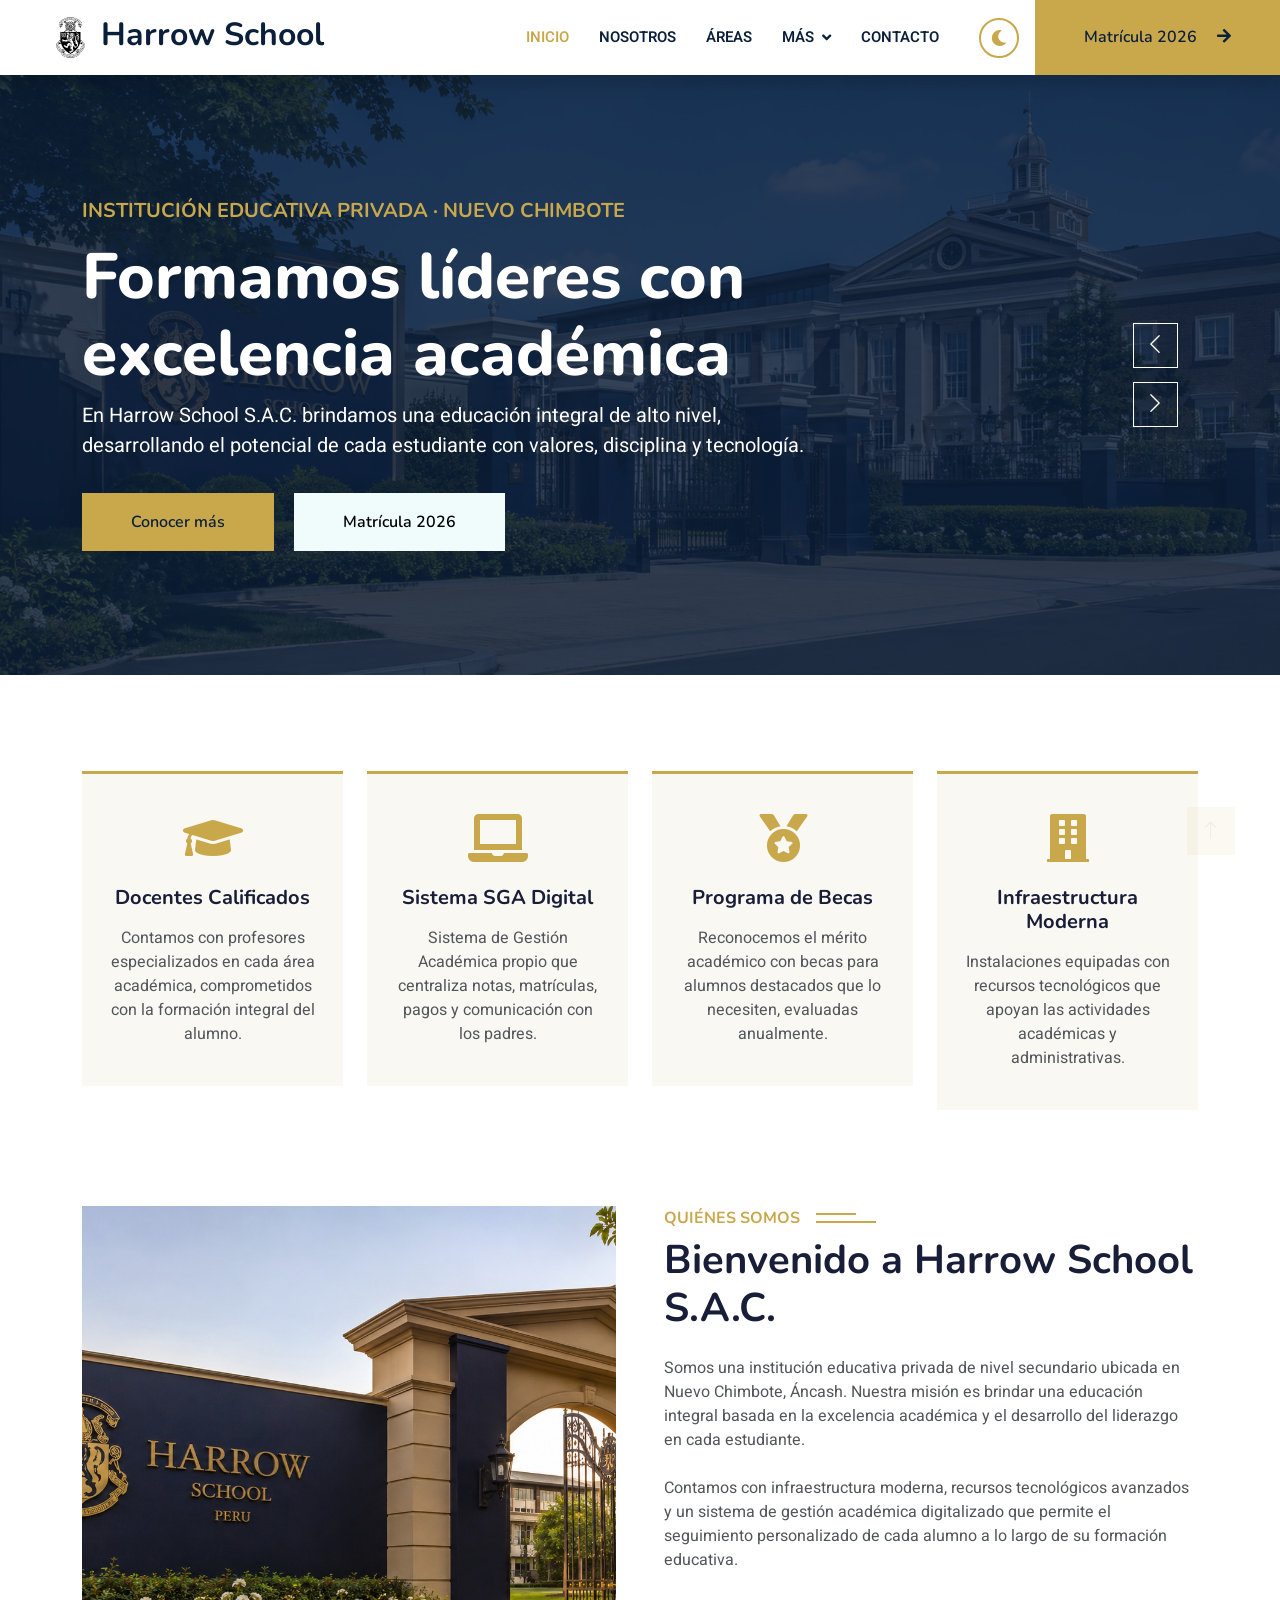
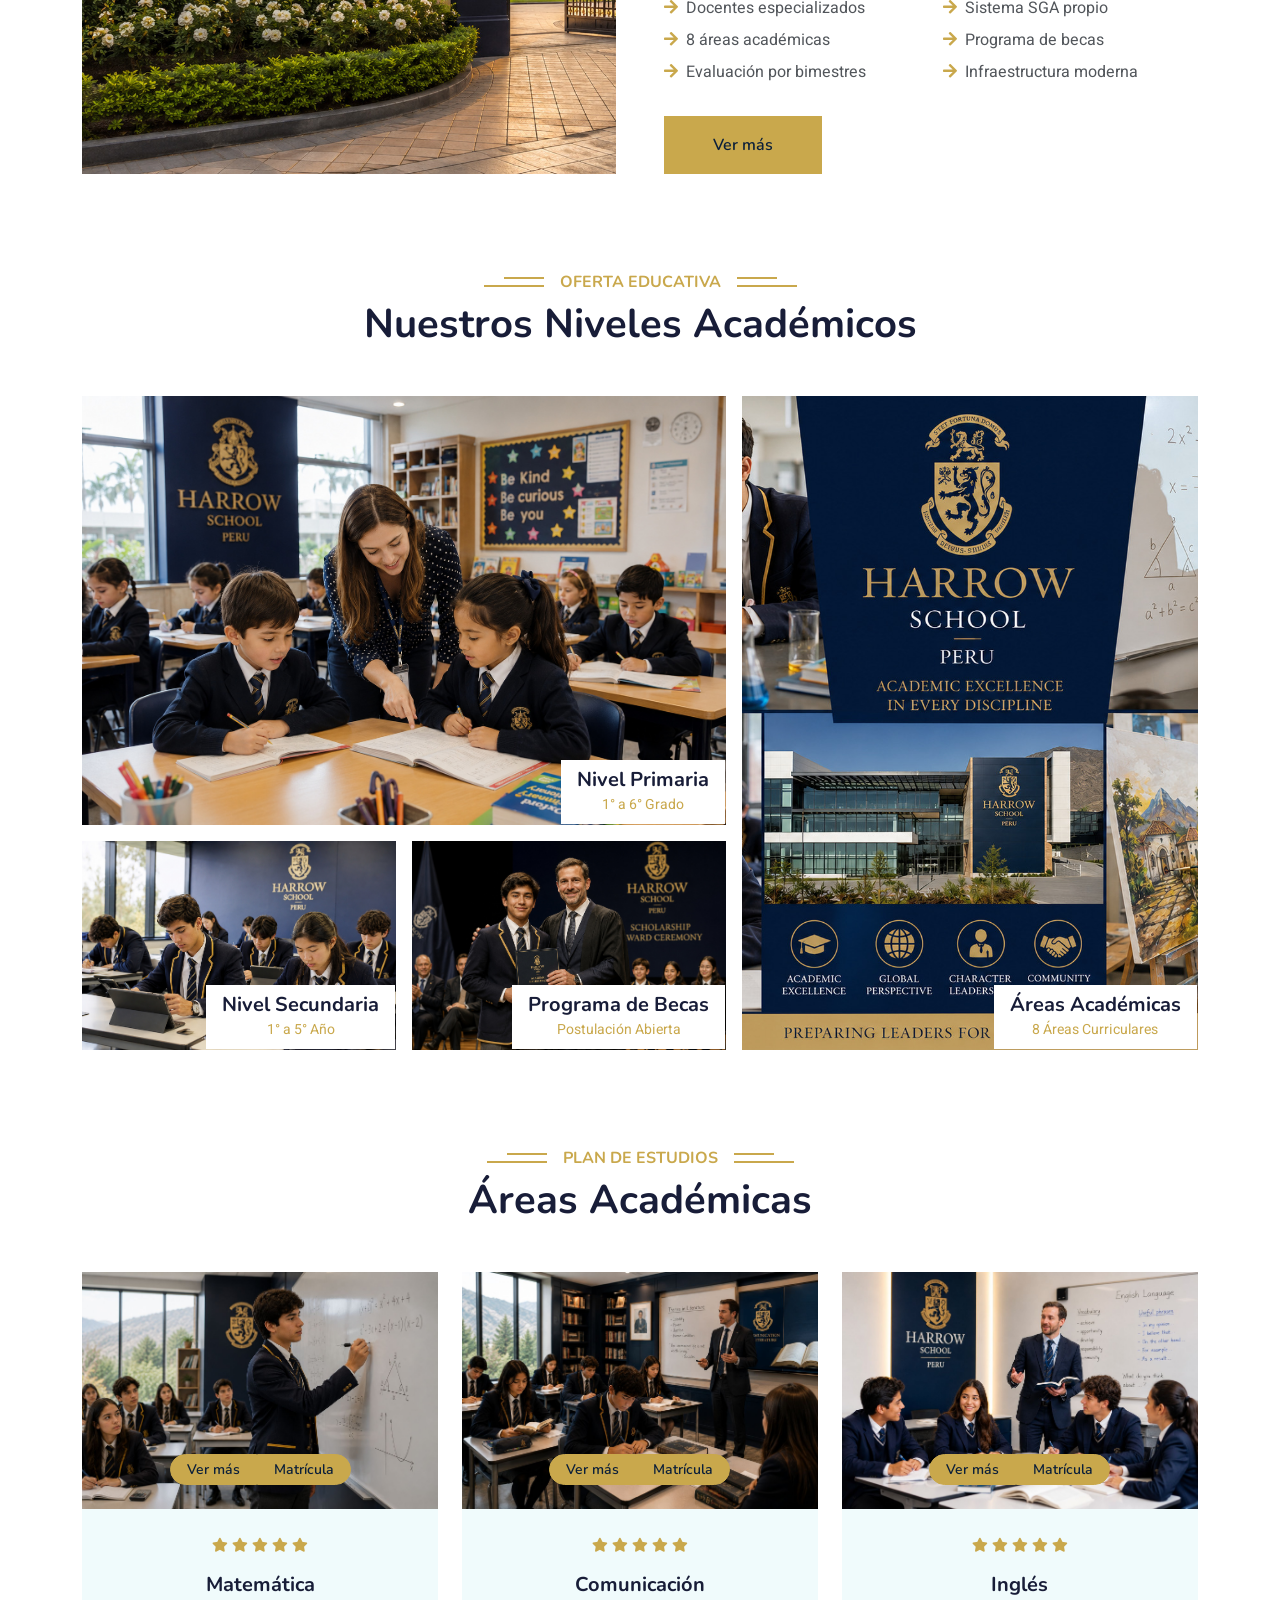
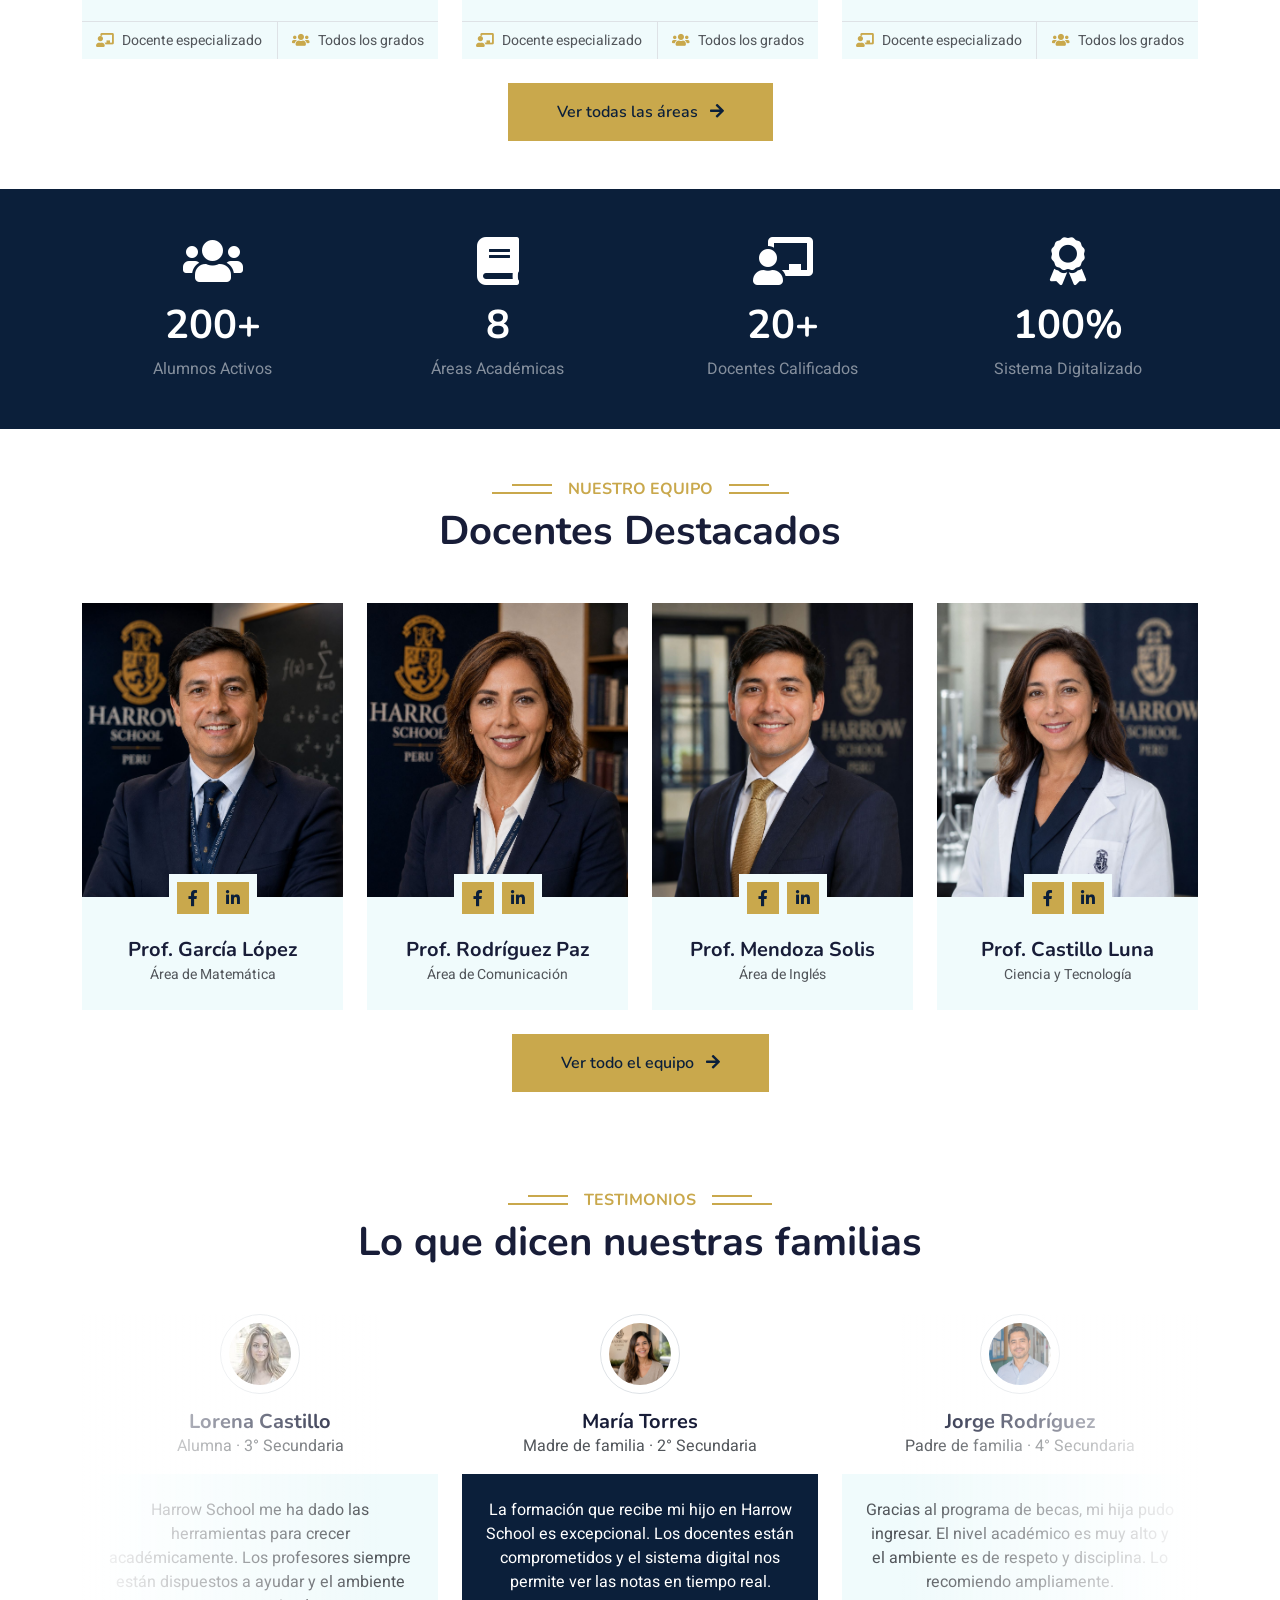
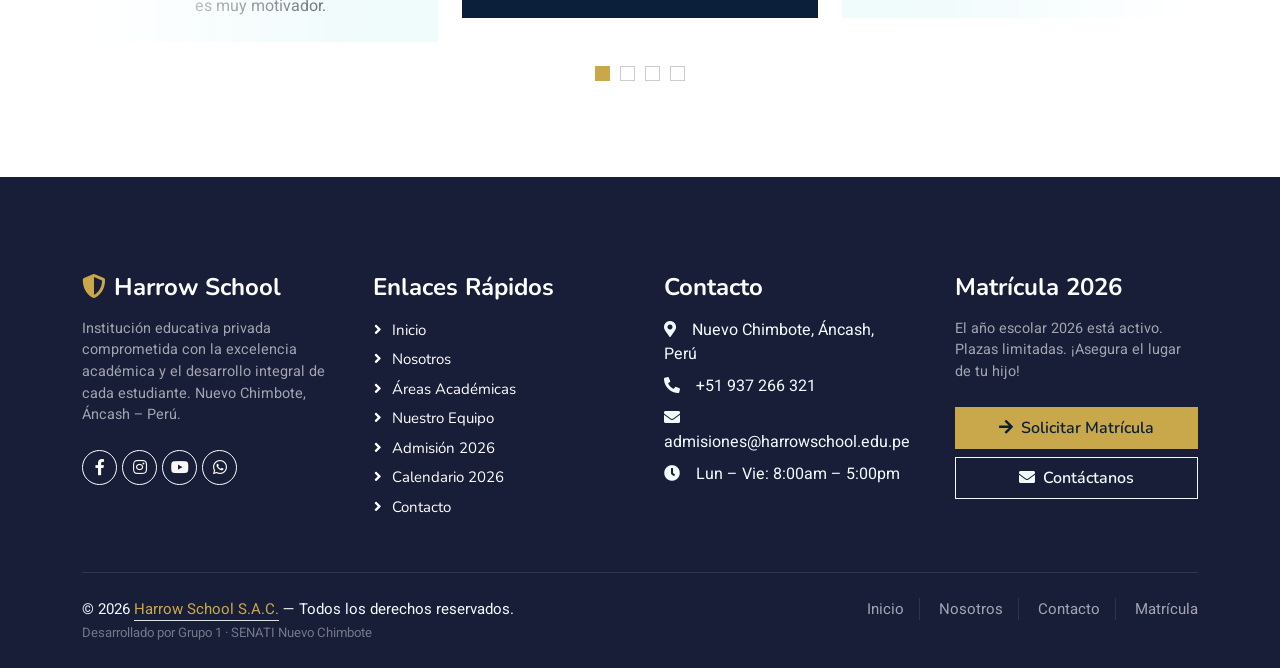
<file: index.html>
<!DOCTYPE html>
<html lang="es">

<head>
    <meta charset="utf-8">
    <title>Harrow School S.A.C. — Excelencia Académica</title>
    <meta content="width=device-width, initial-scale=1.0" name="viewport">
    <meta content="colegio privado, Harrow School, Nuevo Chimbote, educación, matrícula 2026" name="keywords">
    <meta content="Harrow School S.A.C. — Institución educativa privada de excelencia en Nuevo Chimbote, Áncash." name="description">

    <!-- Favicon -->
    <link href="img/logo.png" rel="icon">

    <!-- Google Fonts -->
    <link rel="preconnect" href="https://fonts.googleapis.com">
    <link rel="preconnect" href="https://fonts.gstatic.com" crossorigin>
    <link href="https://fonts.googleapis.com/css2?family=Heebo:wght@400;500;600&family=Nunito:wght@600;700;800&display=swap" rel="stylesheet">

    <!-- Icon Font -->
    <link href="https://cdnjs.cloudflare.com/ajax/libs/font-awesome/5.10.0/css/all.min.css" rel="stylesheet">
    <link href="https://cdn.jsdelivr.net/npm/bootstrap-icons@1.4.1/font/bootstrap-icons.css" rel="stylesheet">

    <!-- Libraries -->
    <link href="lib/animate/animate.min.css" rel="stylesheet">
    <link href="lib/owlcarousel/assets/owl.carousel.min.css" rel="stylesheet">

    <!-- Bootstrap -->
    <link href="css/bootstrap.min.css" rel="stylesheet">

    <!-- Estilos personalizados Harrow -->
    <link href="css/style.css" rel="stylesheet">
    <link href="css/darkmode.css" rel="stylesheet">
</head>

<body>

    <!-- ══ Spinner ══ -->
    <div id="spinner" class="show bg-white position-fixed translate-middle w-100 vh-100 top-50 start-50 d-flex align-items-center justify-content-center">
        <div class="spinner-border text-primary" style="width: 3rem; height: 3rem;" role="status">
            <span class="sr-only">Cargando...</span>
        </div>
    </div>


    <!-- ══ Navbar ══ -->
    <nav class="navbar navbar-expand-lg bg-white navbar-light shadow sticky-top p-0">
        <a href="index.html" class="navbar-brand d-flex align-items-center px-4 px-lg-5">
            <h2 class="m-0 text-primary">
                <img src="img/logo.png" alt="Harrow School" height="45" class="me-2">Harrow School
            </h2>
        </a>
        <button type="button" class="navbar-toggler me-4" data-bs-toggle="collapse" data-bs-target="#navbarCollapse">
            <span class="navbar-toggler-icon"></span>
        </button>
        <div class="collapse navbar-collapse" id="navbarCollapse">
            <div class="navbar-nav ms-auto p-4 p-lg-0">
                <a href="index.html" class="nav-item nav-link active">Inicio</a>
                <a href="nosotros.html" class="nav-item nav-link">Nosotros</a>
                <a href="cursos.html" class="nav-item nav-link">Áreas</a>
                <div class="nav-item dropdown">
                    <a href="#" class="nav-link dropdown-toggle" data-bs-toggle="dropdown">Más</a>
                    <div class="dropdown-menu fade-down m-0">
                        <a href="equipo.html" class="dropdown-item">Nuestro Equipo</a>
                        <a href="admision.html" class="dropdown-item">Admisión</a>
                        <a href="testimonial.html" class="dropdown-item">Testimonios</a>
                        <a href="calendario.html" class="dropdown-item">Calendario</a>
                    </div>
                </div>
                <a href="contacto.html" class="nav-item nav-link">Contacto</a>
            </div>
            <button id="btnDarkMode" title="Cambiar apariencia" class="me-3">
                <i class="fa fa-moon" id="iconDarkMode"></i>
            </button>
            <a href="admision.html" class="btn btn-primary py-4 px-lg-5 d-none d-lg-block">
                Matrícula 2026 <i class="fa fa-arrow-right ms-3"></i>
            </a>
        </div>
    </nav>


    <!-- ══ Carousel Hero ══ -->
    <div class="container-fluid p-0 mb-5">
        <div class="owl-carousel header-carousel position-relative" style="overflow:hidden;">

            <!-- Slide 1 -->
            <div class="owl-carousel-item position-relative" style="height:600px;">
                    <img src="img/carousel-1.jpg" alt="Harrow School campus" style="width:100%;height:600px;object-fit:cover;">
                <div class="position-absolute top-0 start-0 w-100 h-100 d-flex align-items-center"
                    style="background: rgba(11, 31, 58, .82);">
                    <div class="container">
                        <div class="row justify-content-start">
                            <div class="col-sm-10 col-lg-8">
                                <h5 class="text-primary text-uppercase mb-3 animated slideInDown">
                                    Institución Educativa Privada · Nuevo Chimbote
                                </h5>
                                <h1 class="display-3 text-white animated slideInDown">
                                    Formamos líderes con excelencia académica
                                </h1>
                                <p class="fs-5 text-white mb-4 pb-2">
                                    En Harrow School S.A.C. brindamos una educación integral de alto nivel, 
                                    desarrollando el potencial de cada estudiante con valores, disciplina y tecnología.
                                </p>
                                <a href="nosotros.html" class="btn btn-primary py-md-3 px-md-5 me-3 animated slideInLeft">
                                    Conocer más
                                </a>
                                <a href="admision.html" class="btn btn-light py-md-3 px-md-5 animated slideInRight">
                                    Matrícula 2026
                                </a>
                            </div>
                        </div>
                    </div>
                </div>
            </div>

            <!-- Slide 2 -->
            <div class="owl-carousel-item position-relative" style="height:600px;">
                <img src="img/carousel-2.jpg" alt="Alumnos Harrow School" style="width:100%;height:600px;object-fit:cover;">
                <div class="position-absolute top-0 start-0 w-100 h-100 d-flex align-items-center"
                    style="background: rgba(11, 31, 58, .82);">
                    <div class="container">
                        <div class="row justify-content-start">
                            <div class="col-sm-10 col-lg-8">
                                <h5 class="text-primary text-uppercase mb-3 animated slideInDown">
                                    Sistema de Gestión Académica · SGA
                                </h5>
                                <h1 class="display-3 text-white animated slideInDown">
                                    Educación moderna con tecnología de vanguardia
                                </h1>
                                <p class="fs-5 text-white mb-4 pb-2">
                                    Contamos con un Sistema de Gestión Académica digitalizado que permite 
                                    seguir el progreso de cada alumno en tiempo real.
                                </p>
                                <a href="cursos.html" class="btn btn-primary py-md-3 px-md-5 me-3 animated slideInLeft">
                                    Ver áreas
                                </a>
                                <a href="admision.html" class="btn btn-light py-md-3 px-md-5 animated slideInRight">
                                    Solicitar info
                                </a>
                            </div>
                        </div>
                    </div>
                </div>
            </div>

        </div>
    </div>


    <!-- ══ Servicios / Por qué Harrow ══ -->
    <div class="container-xxl py-5">
        <div class="container">
            <div class="row g-4">
                <div class="col-lg-3 col-sm-6 wow fadeInUp" data-wow-delay="0.1s">
                    <div class="service-item text-center pt-3">
                        <div class="p-4">
                            <i class="fa fa-3x fa-graduation-cap text-primary mb-4"></i>
                            <h5 class="mb-3">Docentes Calificados</h5>
                            <p>Contamos con profesores especializados en cada área académica, comprometidos con la formación integral del alumno.</p>
                        </div>
                    </div>
                </div>
                <div class="col-lg-3 col-sm-6 wow fadeInUp" data-wow-delay="0.3s">
                    <div class="service-item text-center pt-3">
                        <div class="p-4">
                            <i class="fa fa-3x fa-laptop text-primary mb-4"></i>
                            <h5 class="mb-3">Sistema SGA Digital</h5>
                            <p>Sistema de Gestión Académica propio que centraliza notas, matrículas, pagos y comunicación con los padres.</p>
                        </div>
                    </div>
                </div>
                <div class="col-lg-3 col-sm-6 wow fadeInUp" data-wow-delay="0.5s">
                    <div class="service-item text-center pt-3">
                        <div class="p-4">
                            <i class="fa fa-3x fa-medal text-primary mb-4"></i>
                            <h5 class="mb-3">Programa de Becas</h5>
                            <p>Reconocemos el mérito académico con becas para alumnos destacados que lo necesiten, evaluadas anualmente.</p>
                        </div>
                    </div>
                </div>
                <div class="col-lg-3 col-sm-6 wow fadeInUp" data-wow-delay="0.7s">
                    <div class="service-item text-center pt-3">
                        <div class="p-4">
                            <i class="fa fa-3x fa-building text-primary mb-4"></i>
                            <h5 class="mb-3">Infraestructura Moderna</h5>
                            <p>Instalaciones equipadas con recursos tecnológicos que apoyan las actividades académicas y administrativas.</p>
                        </div>
                    </div>
                </div>
            </div>
        </div>
    </div>


    <!-- ══ About / Nosotros ══ -->
    <div class="container-xxl py-5">
        <div class="container">
            <div class="row g-5">
                <div class="col-lg-6 wow fadeInUp" data-wow-delay="0.1s" style="min-height: 400px;">
                    <div class="position-relative h-100">
                        <img class="img-fluid position-absolute w-100 h-100" src="img/about.jpg"
                            alt="Harrow School institución" style="object-fit: cover;">
                    </div>
                </div>
                <div class="col-lg-6 wow fadeInUp" data-wow-delay="0.3s">
                    <h6 class="section-title bg-white text-start text-primary pe-3">Quiénes Somos</h6>
                    <h1 class="mb-4">Bienvenido a Harrow School S.A.C.</h1>
                    <p class="mb-4">
                        Somos una institución educativa privada de nivel secundario ubicada en Nuevo Chimbote, 
                        Áncash. Nuestra misión es brindar una educación integral basada en la excelencia 
                        académica y el desarrollo del liderazgo en cada estudiante.
                    </p>
                    <p class="mb-4">
                        Contamos con infraestructura moderna, recursos tecnológicos avanzados y un sistema 
                        de gestión académica digitalizado que permite el seguimiento personalizado de cada 
                        alumno a lo largo de su formación educativa.
                    </p>
                    <div class="row gy-2 gx-4 mb-4">
                        <div class="col-sm-6">
                            <p class="mb-0"><i class="fa fa-arrow-right text-primary me-2"></i>Docentes especializados</p>
                        </div>
                        <div class="col-sm-6">
                            <p class="mb-0"><i class="fa fa-arrow-right text-primary me-2"></i>Sistema SGA propio</p>
                        </div>
                        <div class="col-sm-6">
                            <p class="mb-0"><i class="fa fa-arrow-right text-primary me-2"></i>8 áreas académicas</p>
                        </div>
                        <div class="col-sm-6">
                            <p class="mb-0"><i class="fa fa-arrow-right text-primary me-2"></i>Programa de becas</p>
                        </div>
                        <div class="col-sm-6">
                            <p class="mb-0"><i class="fa fa-arrow-right text-primary me-2"></i>Evaluación por bimestres</p>
                        </div>
                        <div class="col-sm-6">
                            <p class="mb-0"><i class="fa fa-arrow-right text-primary me-2"></i>Infraestructura moderna</p>
                        </div>
                    </div>
                    <a class="btn btn-primary py-3 px-5 mt-2" href="nosotros.html">Ver más</a>
                </div>
            </div>
        </div>
    </div>


    <!-- ══ Niveles Educativos (reemplaza "Categories") ══ -->
    <div class="container-xxl py-5 category">
        <div class="container">
            <div class="text-center wow fadeInUp" data-wow-delay="0.1s">
                <h6 class="section-title bg-white text-center text-primary px-3">Oferta Educativa</h6>
                <h1 class="mb-5">Nuestros Niveles Académicos</h1>
            </div>
            <div class="row g-3">
                <div class="col-lg-7 col-md-6">
                    <div class="row g-3">
                        <div class="col-lg-12 col-md-12 wow zoomIn" data-wow-delay="0.1s">
                            <a class="position-relative d-block overflow-hidden" href="admision.html">
                                <img class="img-fluid" src="img/cat-1.jpg" alt="Nivel Primaria">
                                <div class="bg-white text-center position-absolute bottom-0 end-0 py-2 px-3" style="margin: 1px;">
                                    <h5 class="m-0">Nivel Primaria</h5>
                                    <small class="text-primary">1° a 6° Grado</small>
                                </div>
                            </a>
                        </div>
                        <div class="col-lg-6 col-md-12 wow zoomIn" data-wow-delay="0.3s">
                            <a class="position-relative d-block overflow-hidden" href="admision.html">
                                <img class="img-fluid" src="img/cat-2.jpg" alt="Nivel Secundaria">
                                <div class="bg-white text-center position-absolute bottom-0 end-0 py-2 px-3" style="margin: 1px;">
                                    <h5 class="m-0">Nivel Secundaria</h5>
                                    <small class="text-primary">1° a 5° Año</small>
                                </div>
                            </a>
                        </div>
                        <div class="col-lg-6 col-md-12 wow zoomIn" data-wow-delay="0.5s">
                            <a class="position-relative d-block overflow-hidden" href="admision.html">
                                <img class="img-fluid" src="img/cat-3.jpg" alt="Programa de Becas">
                                <div class="bg-white text-center position-absolute bottom-0 end-0 py-2 px-3" style="margin: 1px;">
                                    <h5 class="m-0">Programa de Becas</h5>
                                    <small class="text-primary">Postulación Abierta</small>
                                </div>
                            </a>
                        </div>
                    </div>
                </div>
                <div class="col-lg-5 col-md-6 wow zoomIn" data-wow-delay="0.7s" style="min-height: 350px;">
                    <a class="position-relative d-block h-100 overflow-hidden" href="cursos.html">
                        <img class="img-fluid position-absolute w-100 h-100" src="img/cat-4.jpg"
                            alt="Áreas Académicas" style="object-fit: cover;">
                        <div class="bg-white text-center position-absolute bottom-0 end-0 py-2 px-3" style="margin: 1px;">
                            <h5 class="m-0">Áreas Académicas</h5>
                            <small class="text-primary">8 Áreas Curriculares</small>
                        </div>
                    </a>
                </div>
            </div>
        </div>
    </div>


    <!-- ══ Áreas Académicas (reemplaza "Courses") ══ -->
    <div class="container-xxl py-5">
        <div class="container">
            <div class="text-center wow fadeInUp" data-wow-delay="0.1s">
                <h6 class="section-title bg-white text-center text-primary px-3">Plan de Estudios</h6>
                <h1 class="mb-5">Áreas Académicas</h1>
            </div>
            <div class="row g-4 justify-content-center">

                <!-- Área 1 -->
                <div class="col-lg-4 col-md-6 wow fadeInUp" data-wow-delay="0.1s">
                    <div class="course-item bg-light">
                        <div class="position-relative overflow-hidden">
                            <img class="img-fluid" src="img/course-matematica.jpg" alt="Matemática">
                            <div class="w-100 d-flex justify-content-center position-absolute bottom-0 start-0 mb-4">
                                <a href="cursos.html" class="flex-shrink-0 btn btn-sm btn-primary px-3 border-end"
                                    style="border-radius: 30px 0 0 30px;">Ver más</a>
                                <a href="admision.html" class="flex-shrink-0 btn btn-sm btn-primary px-3"
                                    style="border-radius: 0 30px 30px 0;">Matrícula</a>
                            </div>
                        </div>
                        <div class="text-center p-4 pb-0">
                            <div class="mb-3">
                                <small class="fa fa-star text-primary"></small>
                                <small class="fa fa-star text-primary"></small>
                                <small class="fa fa-star text-primary"></small>
                                <small class="fa fa-star text-primary"></small>
                                <small class="fa fa-star text-primary"></small>
                            </div>
                            <h5 class="mb-4">Matemática</h5>
                        </div>
                        <div class="d-flex border-top">
                            <small class="flex-fill text-center border-end py-2">
                                <i class="fa fa-chalkboard-teacher text-primary me-2"></i>Docente especializado
                            </small>
                            <small class="flex-fill text-center py-2">
                                <i class="fa fa-users text-primary me-2"></i>Todos los grados
                            </small>
                        </div>
                    </div>
                </div>

                <!-- Área 2 -->
                <div class="col-lg-4 col-md-6 wow fadeInUp" data-wow-delay="0.3s">
                    <div class="course-item bg-light">
                        <div class="position-relative overflow-hidden">
                            <img class="img-fluid" src="img/course-comunicacion.jpg" alt="Comunicación">
                            <div class="w-100 d-flex justify-content-center position-absolute bottom-0 start-0 mb-4">
                                <a href="cursos.html" class="flex-shrink-0 btn btn-sm btn-primary px-3 border-end"
                                    style="border-radius: 30px 0 0 30px;">Ver más</a>
                                <a href="admision.html" class="flex-shrink-0 btn btn-sm btn-primary px-3"
                                    style="border-radius: 0 30px 30px 0;">Matrícula</a>
                            </div>
                        </div>
                        <div class="text-center p-4 pb-0">
                            <div class="mb-3">
                                <small class="fa fa-star text-primary"></small>
                                <small class="fa fa-star text-primary"></small>
                                <small class="fa fa-star text-primary"></small>
                                <small class="fa fa-star text-primary"></small>
                                <small class="fa fa-star text-primary"></small>
                            </div>
                            <h5 class="mb-4">Comunicación</h5>
                        </div>
                        <div class="d-flex border-top">
                            <small class="flex-fill text-center border-end py-2">
                                <i class="fa fa-chalkboard-teacher text-primary me-2"></i>Docente especializado
                            </small>
                            <small class="flex-fill text-center py-2">
                                <i class="fa fa-users text-primary me-2"></i>Todos los grados
                            </small>
                        </div>
                    </div>
                </div>

                <!-- Área 3 -->
                <div class="col-lg-4 col-md-6 wow fadeInUp" data-wow-delay="0.5s">
                    <div class="course-item bg-light">
                        <div class="position-relative overflow-hidden">
                            <img class="img-fluid" src="img/course-ingles.jpg" alt="Inglés">
                            <div class="w-100 d-flex justify-content-center position-absolute bottom-0 start-0 mb-4">
                                <a href="cursos.html" class="flex-shrink-0 btn btn-sm btn-primary px-3 border-end"
                                    style="border-radius: 30px 0 0 30px;">Ver más</a>
                                <a href="admision.html" class="flex-shrink-0 btn btn-sm btn-primary px-3"
                                    style="border-radius: 0 30px 30px 0;">Matrícula</a>
                            </div>
                        </div>
                        <div class="text-center p-4 pb-0">
                            <div class="mb-3">
                                <small class="fa fa-star text-primary"></small>
                                <small class="fa fa-star text-primary"></small>
                                <small class="fa fa-star text-primary"></small>
                                <small class="fa fa-star text-primary"></small>
                                <small class="fa fa-star text-primary"></small>
                            </div>
                            <h5 class="mb-4">Inglés</h5>
                        </div>
                        <div class="d-flex border-top">
                            <small class="flex-fill text-center border-end py-2">
                                <i class="fa fa-chalkboard-teacher text-primary me-2"></i>Docente especializado
                            </small>
                            <small class="flex-fill text-center py-2">
                                <i class="fa fa-users text-primary me-2"></i>Todos los grados
                            </small>
                        </div>
                    </div>
                </div>

            </div>
            <!-- Botón ver todas las áreas -->
            <div class="text-center mt-4 wow fadeInUp" data-wow-delay="0.1s">
                <a href="cursos.html" class="btn btn-primary py-3 px-5">
                    Ver todas las áreas <i class="fa fa-arrow-right ms-2"></i>
                </a>
            </div>
        </div>
    </div>


    <!-- ══ Contadores / Estadísticas ══ -->
    <div class="container-xxl py-5 bg-primary text-white wow fadeIn" data-wow-delay="0.1s">
        <div class="container">
            <div class="row g-4 text-center">
                <div class="col-lg-3 col-sm-6">
                    <i class="fa fa-3x fa-users mb-3"></i>
                    <h1 class="text-white fw-bold">200+</h1>
                    <p class="text-white-50 mb-0">Alumnos Activos</p>
                </div>
                <div class="col-lg-3 col-sm-6">
                    <i class="fa fa-3x fa-book mb-3"></i>
                    <h1 class="text-white fw-bold">8</h1>
                    <p class="text-white-50 mb-0">Áreas Académicas</p>
                </div>
                <div class="col-lg-3 col-sm-6">
                    <i class="fa fa-3x fa-chalkboard-teacher mb-3"></i>
                    <h1 class="text-white fw-bold">20+</h1>
                    <p class="text-white-50 mb-0">Docentes Calificados</p>
                </div>
                <div class="col-lg-3 col-sm-6">
                    <i class="fa fa-3x fa-award mb-3"></i>
                    <h1 class="text-white fw-bold">100%</h1>
                    <p class="text-white-50 mb-0">Sistema Digitalizado</p>
                </div>
            </div>
        </div>
    </div>


    <!-- ══ Equipo Docente ══ -->
    <div class="container-xxl py-5">
        <div class="container">
            <div class="text-center wow fadeInUp" data-wow-delay="0.1s">
                <h6 class="section-title bg-white text-center text-primary px-3">Nuestro Equipo</h6>
                <h1 class="mb-5">Docentes Destacados</h1>
            </div>
            <div class="row g-4">
                <div class="col-lg-3 col-md-6 wow fadeInUp" data-wow-delay="0.1s">
                    <div class="team-item bg-light">
                        <div class="overflow-hidden">
                            <img class="img-fluid" src="img/team-1.jpg" alt="Docente">
                        </div>
                        <div class="position-relative d-flex justify-content-center" style="margin-top: -23px;">
                            <div class="bg-light d-flex justify-content-center pt-2 px-1">
                                <a class="btn btn-sm-square btn-primary mx-1" href=""><i class="fab fa-facebook-f"></i></a>
                                <a class="btn btn-sm-square btn-primary mx-1" href=""><i class="fab fa-linkedin-in"></i></a>
                            </div>
                        </div>
                        <div class="text-center p-4">
                            <h5 class="mb-0">Prof. García López</h5>
                            <small>Área de Matemática</small>
                        </div>
                    </div>
                </div>
                <div class="col-lg-3 col-md-6 wow fadeInUp" data-wow-delay="0.3s">
                    <div class="team-item bg-light">
                        <div class="overflow-hidden">
                            <img class="img-fluid" src="img/team-2.jpg" alt="Docente">
                        </div>
                        <div class="position-relative d-flex justify-content-center" style="margin-top: -23px;">
                            <div class="bg-light d-flex justify-content-center pt-2 px-1">
                                <a class="btn btn-sm-square btn-primary mx-1" href=""><i class="fab fa-facebook-f"></i></a>
                                <a class="btn btn-sm-square btn-primary mx-1" href=""><i class="fab fa-linkedin-in"></i></a>
                            </div>
                        </div>
                        <div class="text-center p-4">
                            <h5 class="mb-0">Prof. Rodríguez Paz</h5>
                            <small>Área de Comunicación</small>
                        </div>
                    </div>
                </div>
                <div class="col-lg-3 col-md-6 wow fadeInUp" data-wow-delay="0.5s">
                    <div class="team-item bg-light">
                        <div class="overflow-hidden">
                            <img class="img-fluid" src="img/team-3.jpg" alt="Docente">
                        </div>
                        <div class="position-relative d-flex justify-content-center" style="margin-top: -23px;">
                            <div class="bg-light d-flex justify-content-center pt-2 px-1">
                                <a class="btn btn-sm-square btn-primary mx-1" href=""><i class="fab fa-facebook-f"></i></a>
                                <a class="btn btn-sm-square btn-primary mx-1" href=""><i class="fab fa-linkedin-in"></i></a>
                            </div>
                        </div>
                        <div class="text-center p-4">
                            <h5 class="mb-0">Prof. Mendoza Solis</h5>
                            <small>Área de Inglés</small>
                        </div>
                    </div>
                </div>
                <div class="col-lg-3 col-md-6 wow fadeInUp" data-wow-delay="0.7s">
                    <div class="team-item bg-light">
                        <div class="overflow-hidden">
                            <img class="img-fluid" src="img/team-4.jpg" alt="Docente">
                        </div>
                        <div class="position-relative d-flex justify-content-center" style="margin-top: -23px;">
                            <div class="bg-light d-flex justify-content-center pt-2 px-1">
                                <a class="btn btn-sm-square btn-primary mx-1" href=""><i class="fab fa-facebook-f"></i></a>
                                <a class="btn btn-sm-square btn-primary mx-1" href=""><i class="fab fa-linkedin-in"></i></a>
                            </div>
                        </div>
                        <div class="text-center p-4">
                            <h5 class="mb-0">Prof. Castillo Luna</h5>
                            <small>Ciencia y Tecnología</small>
                        </div>
                    </div>
                </div>
            </div>
            <div class="text-center mt-4 wow fadeInUp" data-wow-delay="0.1s">
                <a href="equipo.html" class="btn btn-primary py-3 px-5">
                    Ver todo el equipo <i class="fa fa-arrow-right ms-2"></i>
                </a>
            </div>
        </div>
    </div>


    <!-- ══ Testimonios ══ -->
    <div class="container-xxl py-5 wow fadeInUp" data-wow-delay="0.1s">
        <div class="container">
            <div class="text-center">
                <h6 class="section-title bg-white text-center text-primary px-3">Testimonios</h6>
                <h1 class="mb-5">Lo que dicen nuestras familias</h1>
            </div>
            <div class="owl-carousel testimonial-carousel position-relative">

                <div class="testimonial-item text-center">
                    <img class="border rounded-circle p-2 mx-auto mb-3" src="img/testimonial-1.jpg"
                        style="width: 80px; height: 80px;" alt="Padre de familia">
                    <h5 class="mb-0">María Torres</h5>
                    <p>Madre de familia · 2° Secundaria</p>
                    <div class="testimonial-text bg-light text-center p-4">
                        <p class="mb-0">La formación que recibe mi hijo en Harrow School es excepcional. Los docentes están comprometidos y el sistema digital nos permite ver las notas en tiempo real.</p>
                    </div>
                </div>

                <div class="testimonial-item text-center">
                    <img class="border rounded-circle p-2 mx-auto mb-3" src="img/testimonial-2.jpg"
                        style="width: 80px; height: 80px;" alt="Padre de familia">
                    <h5 class="mb-0">Jorge Rodríguez</h5>
                    <p>Padre de familia · 4° Secundaria</p>
                    <div class="testimonial-text bg-light text-center p-4">
                        <p class="mb-0">Gracias al programa de becas, mi hija pudo ingresar. El nivel académico es muy alto y el ambiente es de respeto y disciplina. Lo recomiendo ampliamente.</p>
                    </div>
                </div>

                <div class="testimonial-item text-center">
                    <img class="border rounded-circle p-2 mx-auto mb-3" src="img/testimonial-3.jpg"
                        style="width: 80px; height: 80px;" alt="Madre de familia">
                    <h5 class="mb-0">Luis García</h5>
                    <p>Alumno · 4° Secundaria</p>
                    <div class="testimonial-text bg-light text-center p-4">
                        <p class="mb-0">Lo que más valoro es la digitalización completa. Puedo consultar calificaciones, pagos y comunicarme con los docentes desde mi celular fácilmente.</p>
                    </div>
                </div>

                <div class="testimonial-item text-center">
                    <img class="border rounded-circle p-2 mx-auto mb-3" src="img/testimonial-4.jpg"
                        style="width: 80px; height: 80px;" alt="Alumno">
                    <h5 class="mb-0">Lorena Castillo</h5>
                    <p>Alumna · 3° Secundaria</p>
                    <div class="testimonial-text bg-light text-center p-4">
                        <p class="mb-0">Harrow School me ha dado las herramientas para crecer académicamente. Los profesores siempre están dispuestos a ayudar y el ambiente es muy motivador.</p>
                    </div>
                </div>

            </div>
        </div>
    </div>


    <!-- ══ Footer ══ -->
    <div class="container-fluid bg-dark text-light footer pt-5 mt-5 wow fadeIn" data-wow-delay="0.1s">
        <div class="container py-5">
            <div class="row g-5">

                <div class="col-lg-3 col-md-6">
                    <h4 class="text-white mb-3">
                        <i class="fa fa-shield-alt text-primary me-2"></i>Harrow School
                    </h4>
                    <p class="mb-3" style="color: rgba(255,255,255,0.6); font-size: 0.9rem;">
                        Institución educativa privada comprometida con la excelencia académica y el desarrollo integral de cada estudiante. Nuevo Chimbote, Áncash – Perú.
                    </p>
                    <div class="d-flex pt-2">
                        <a class="btn btn-outline-light btn-social" href="https://www.facebook.com/harrowbangkok/" target="_blank"><i class="fab fa-facebook-f"></i></a>
                        <a class="btn btn-outline-light btn-social" href="https://www.instagram.com/harrow.school/" target="_blank"><i class="fab fa-instagram"></i></a>
                        <a class="btn btn-outline-light btn-social" href="https://www.youtube.com/@aislharrowschools" target="_blank"><i class="fab fa-youtube"></i></a>
                        <a class="btn btn-outline-light btn-social" href="https://wa.me/51937266321" target="_blank"><i class="fab fa-whatsapp"></i></a>
                    </div>
                </div>

                <div class="col-lg-3 col-md-6">
                    <h4 class="text-white mb-3">Enlaces Rápidos</h4>
                    <a class="btn btn-link" href="index.html">Inicio</a>
                    <a class="btn btn-link" href="nosotros.html">Nosotros</a>
                    <a class="btn btn-link" href="cursos.html">Áreas Académicas</a>
                    <a class="btn btn-link" href="equipo.html">Nuestro Equipo</a>
                    <a class="btn btn-link" href="admision.html">Admisión 2026</a>
                    <a class="btn btn-link" href="calendario.html">Calendario 2026</a>
                    <a class="btn btn-link" href="contacto.html">Contacto</a>
                </div>

                <div class="col-lg-3 col-md-6">
                    <h4 class="text-white mb-3">Contacto</h4>
                    <p class="mb-2"><i class="fa fa-map-marker-alt me-3"></i>Nuevo Chimbote, Áncash, Perú</p>
                    <p class="mb-2"><i class="fa fa-phone-alt me-3"></i>+51 937 266 321</p>
                    <p class="mb-2"><i class="fa fa-envelope me-3"></i>admisiones@harrowschool.edu.pe</p>
                    <p class="mb-2"><i class="fa fa-clock me-3"></i>Lun – Vie: 8:00am – 5:00pm</p>
                </div>

                <div class="col-lg-3 col-md-6">
                    <h4 class="text-white mb-3">Matrícula 2026</h4>
                    <p style="color: rgba(255,255,255,0.6); font-size: 0.9rem;">
                        El año escolar 2026 está activo. Plazas limitadas. ¡Asegura el lugar de tu hijo!
                    </p>
                    <a href="admision.html" class="btn btn-primary w-100 py-2 mt-2">
                        <i class="fa fa-arrow-right me-2"></i>Solicitar Matrícula
                    </a>
                    <a href="contacto.html" class="btn btn-outline-light w-100 py-2 mt-2">
                        <i class="fa fa-envelope me-2"></i>Contáctanos
                    </a>
                </div>

            </div>
        </div>
        <div class="container">
            <div class="copyright">
                <div class="row">
                    <div class="col-md-6 text-center text-md-start mb-3 mb-md-0">
                        &copy; 2026 <a class="border-bottom" href="index.html">Harrow School S.A.C.</a> — Todos los derechos reservados.
                        <br><small style="color: rgba(255,255,255,0.4);">Desarrollado por Grupo 1 · SENATI Nuevo Chimbote</small>
                    </div>
                    <div class="col-md-6 text-center text-md-end">
                        <div class="footer-menu">
                            <a href="index.html">Inicio</a>
                            <a href="nosotros.html">Nosotros</a>
                            <a href="contacto.html">Contacto</a>
                            <a href="admision.html">Matrícula</a>
                        </div>
                    </div>
                </div>
            </div>
        </div>
    </div>


    <!-- Back to Top -->
    <a href="#" class="btn btn-lg btn-primary btn-lg-square back-to-top"><i class="bi bi-arrow-up"></i></a>


    <!-- JavaScript Libraries -->
    <script src="https://code.jquery.com/jquery-3.4.1.min.js"></script>
    <script src="https://cdn.jsdelivr.net/npm/bootstrap@5.0.0/dist/js/bootstrap.bundle.min.js"></script>
    <script src="lib/wow/wow.min.js"></script>
    <script src="lib/easing/easing.min.js"></script>
    <script src="lib/waypoints/waypoints.min.js"></script>
    <script src="lib/owlcarousel/owl.carousel.min.js"></script>

    <!-- JS principal -->
    <script src="js/main.js"></script>
    <script src="js/darkmode.js"></script>
</body>

</html>
</file>
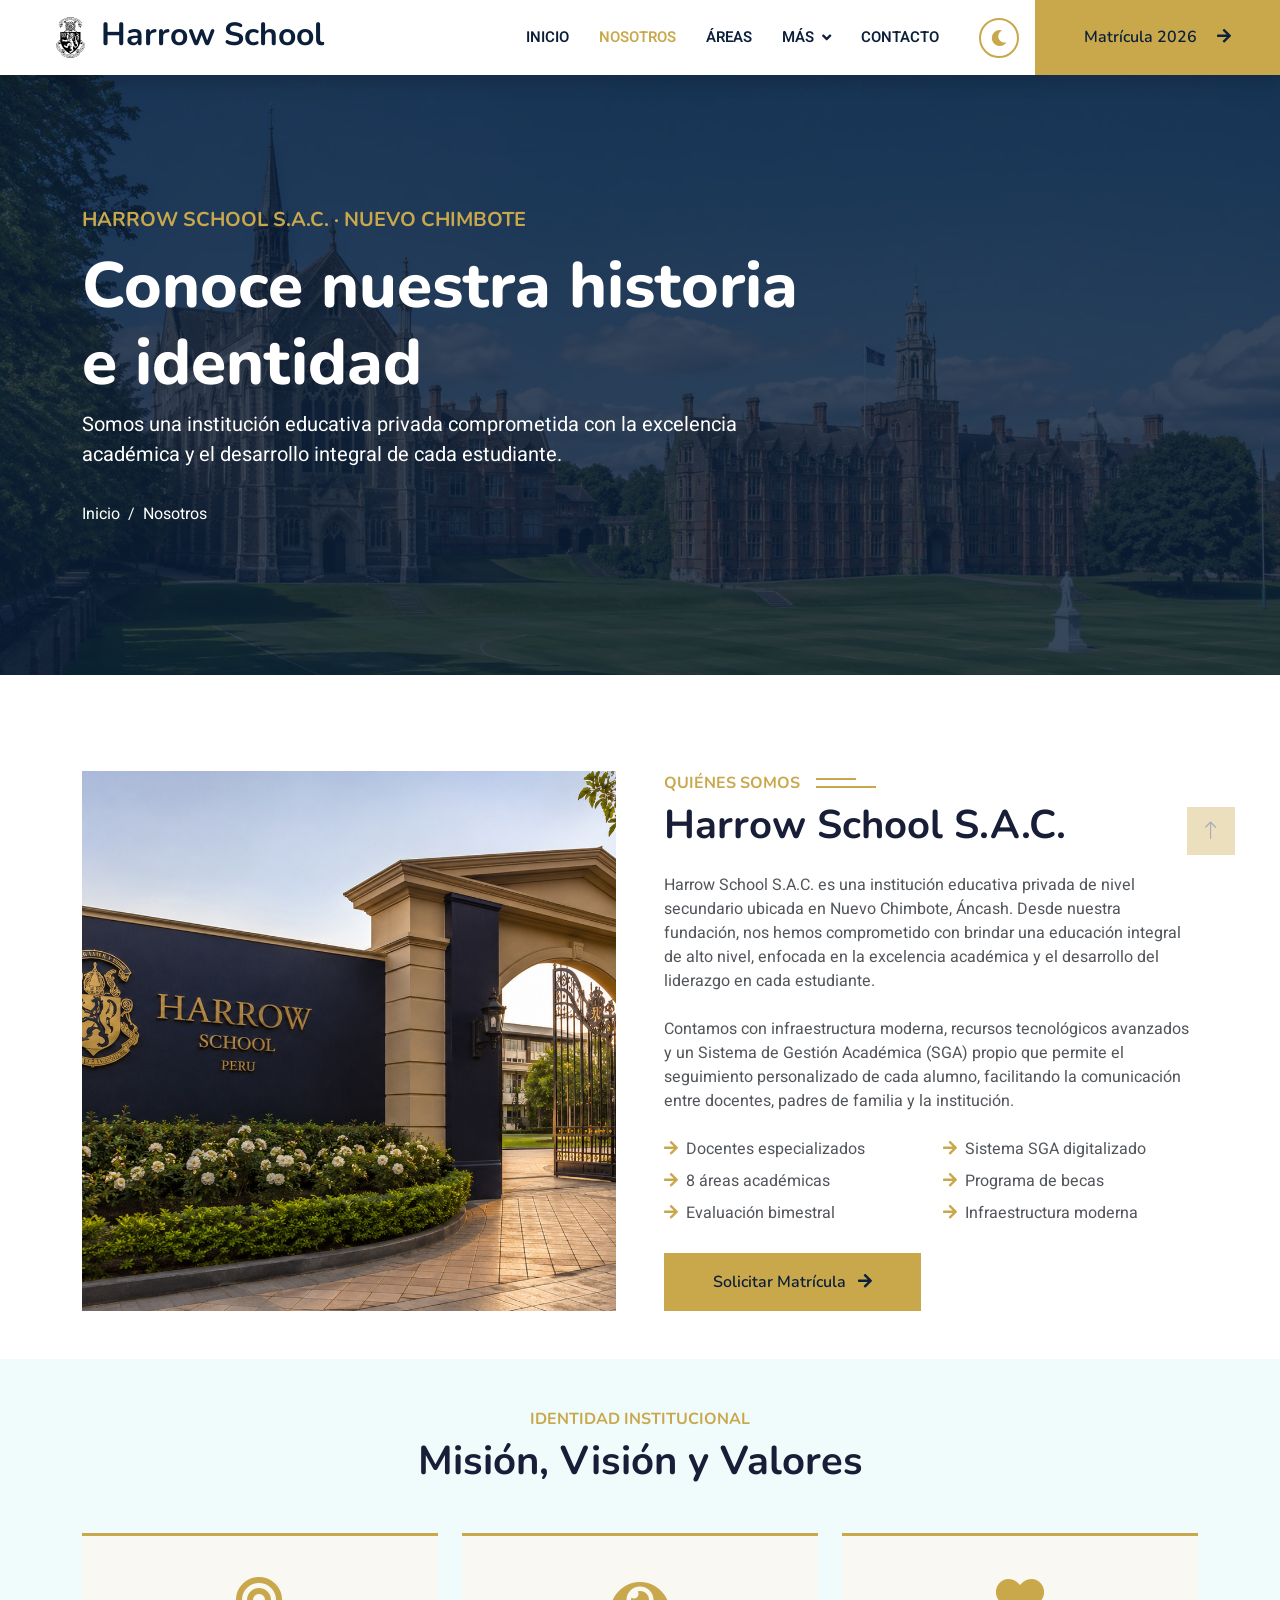
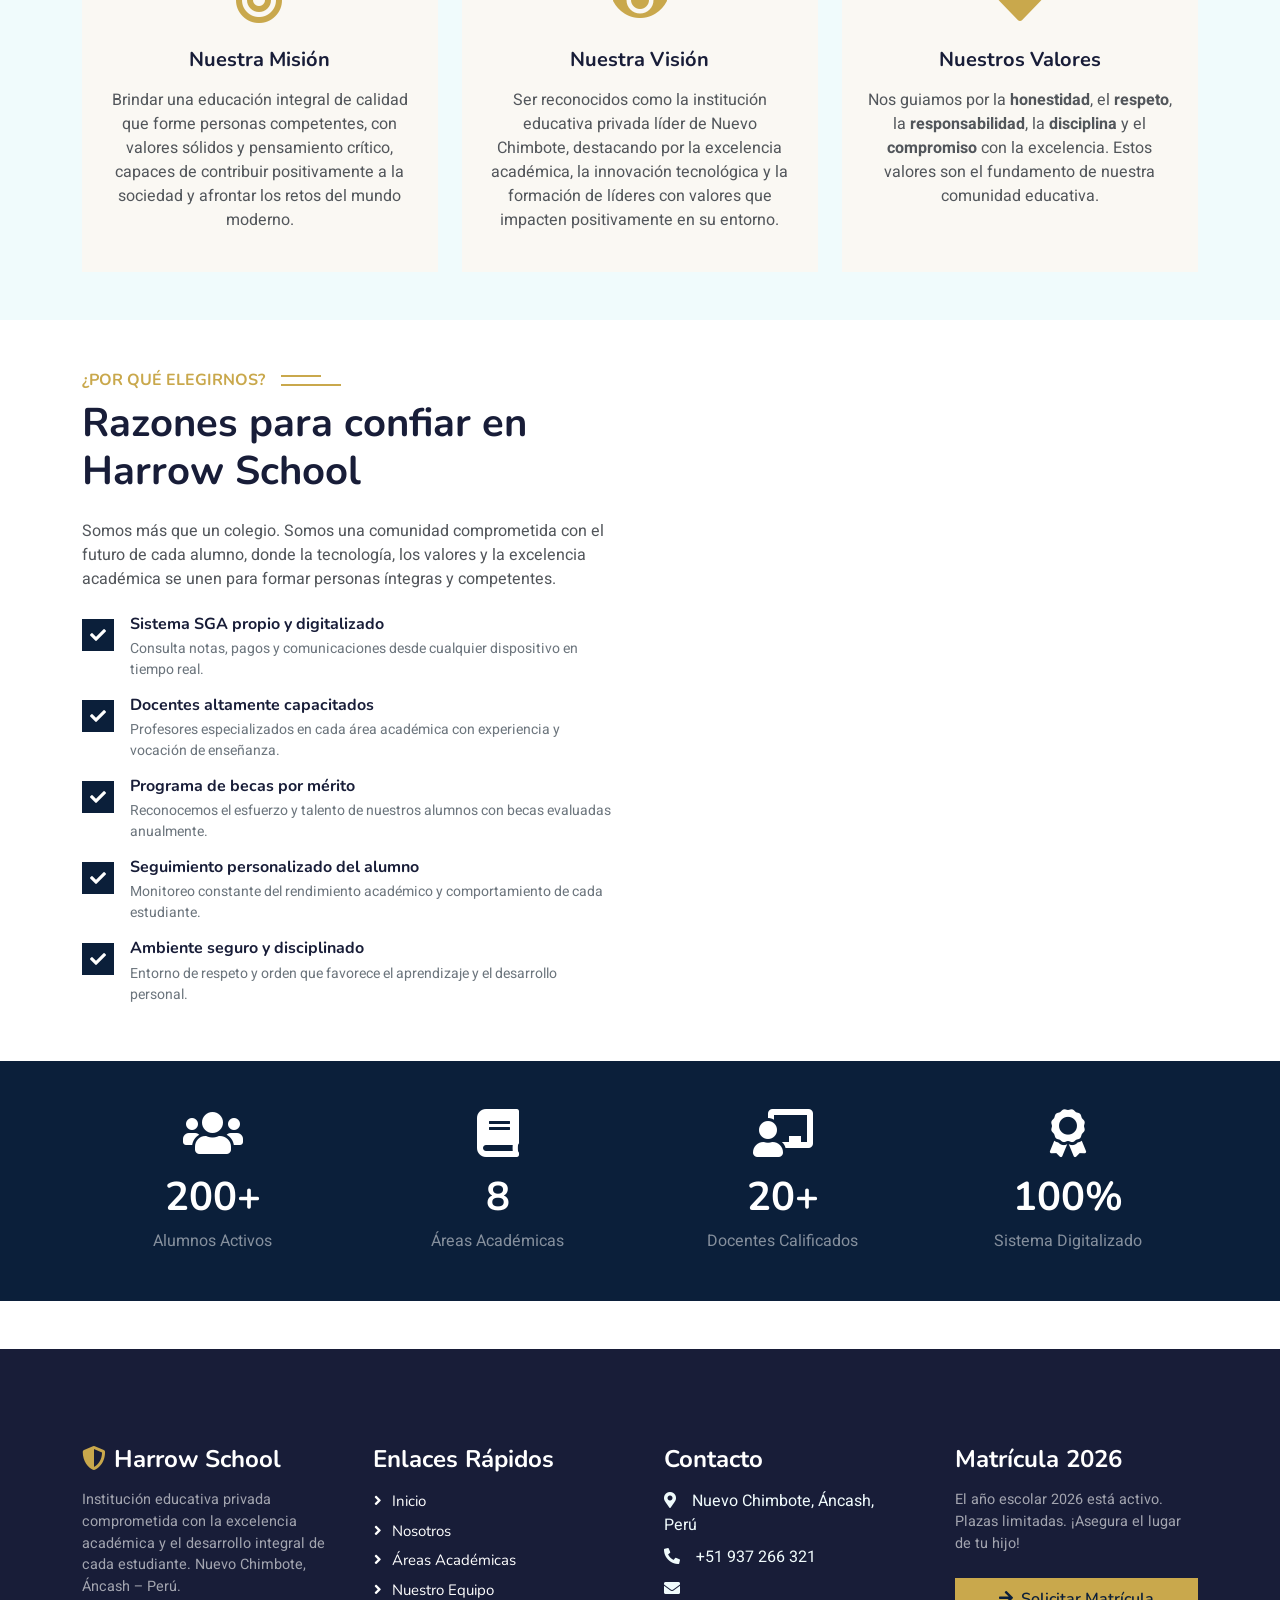
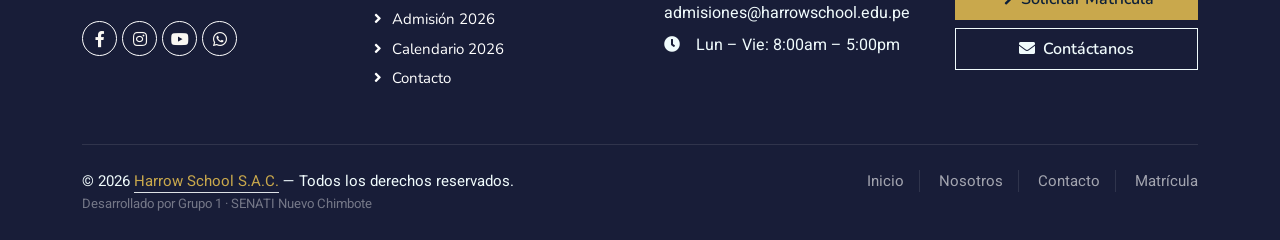
<file: about.html>
<!DOCTYPE html>
<html lang="es">

<head>
    <meta charset="utf-8">
    <title>Harrow School — Nosotros</title>
    <meta content="width=device-width, initial-scale=1.0" name="viewport">
    <meta content="Harrow School, nosotros, misión, visión, valores, Nuevo Chimbote" name="keywords">
    <meta content="Conoce más sobre Harrow School S.A.C., nuestra misión, visión y valores institucionales." name="description">

    <link href="img/logo.png" rel="icon">

    <link rel="preconnect" href="https://fonts.googleapis.com">
    <link rel="preconnect" href="https://fonts.gstatic.com" crossorigin>
    <link href="https://fonts.googleapis.com/css2?family=Heebo:wght@400;500;600&family=Nunito:wght@600;700;800&display=swap" rel="stylesheet">

    <link href="https://cdnjs.cloudflare.com/ajax/libs/font-awesome/5.10.0/css/all.min.css" rel="stylesheet">
    <link href="https://cdn.jsdelivr.net/npm/bootstrap-icons@1.4.1/font/bootstrap-icons.css" rel="stylesheet">

    <link href="lib/animate/animate.min.css" rel="stylesheet">
    <link href="lib/owlcarousel/assets/owl.carousel.min.css" rel="stylesheet">

    <link href="css/bootstrap.min.css" rel="stylesheet">
    <link href="css/style.css" rel="stylesheet">
    <link href="css/darkmode.css" rel="stylesheet">
</head>

<body>

    <!-- ══ Spinner ══ -->
    <div id="spinner" class="show bg-white position-fixed translate-middle w-100 vh-100 top-50 start-50 d-flex align-items-center justify-content-center">
        <div class="spinner-border text-primary" style="width: 3rem; height: 3rem;" role="status">
            <span class="sr-only">Cargando...</span>
        </div>
    </div>


    <!-- ══ Navbar ══ -->
    <nav class="navbar navbar-expand-lg bg-white navbar-light shadow sticky-top p-0">
        <a href="index.html" class="navbar-brand d-flex align-items-center px-4 px-lg-5">
            <h2 class="m-0 text-primary">
                <img src="img/logo.png" alt="Harrow School" height="45" class="me-2">Harrow School
            </h2>
        </a>
        <button type="button" class="navbar-toggler me-4" data-bs-toggle="collapse" data-bs-target="#navbarCollapse">
            <span class="navbar-toggler-icon"></span>
        </button>
        <div class="collapse navbar-collapse" id="navbarCollapse">
            <div class="navbar-nav ms-auto p-4 p-lg-0">
                <a href="index.html" class="nav-item nav-link">Inicio</a>
                <a href="about.html" class="nav-item nav-link active">Nosotros</a>
                <a href="cursos.html" class="nav-item nav-link">Áreas</a>
                <div class="nav-item dropdown">
                    <a href="#" class="nav-link dropdown-toggle" data-bs-toggle="dropdown">Más</a>
                    <div class="dropdown-menu fade-down m-0">
                        <a href="equipo.html" class="dropdown-item">Nuestro Equipo</a>
                        <a href="admision.html" class="dropdown-item">Admisión</a>
                        <a href="testimonial.html" class="dropdown-item">Testimonios</a>
                        <a href="calendario.html" class="dropdown-item">Calendario</a>
                    </div>
                </div>
                <a href="contact.html" class="nav-item nav-link">Contacto</a>
            </div>
            <button id="btnDarkMode" title="Cambiar apariencia" class="me-3">
                <i class="fa fa-moon" id="iconDarkMode"></i>
            </button>
            <a href="admision.html" class="btn btn-primary py-4 px-lg-5 d-none d-lg-block">
                Matrícula 2026 <i class="fa fa-arrow-right ms-3"></i>
            </a>
        </div>
    </nav>


    <!-- ══ Page Header ══ -->
    <!-- ══ Carousel Hero — Nosotros ══ -->
<div class="container-fluid p-0 mb-5">
    <div class="owl-carousel header-carousel position-relative" style="overflow:hidden;">
        <div class="owl-carousel-item position-relative" style="height:600px;">
            <img src="img/carousel-3.jpg" alt="Nosotros Harrow School" style="width:100%;height:600px;object-fit:cover;">
            <div class="position-absolute top-0 start-0 w-100 h-100 d-flex align-items-center"
                style="background: rgba(11, 31, 58, .82);">
                <div class="container">
                    <div class="row justify-content-start">
                        <div class="col-sm-10 col-lg-8">
                            <h5 class="text-primary text-uppercase mb-3 animated slideInDown">
                                Harrow School S.A.C. · Nuevo Chimbote
                            </h5>
                            <h1 class="display-3 text-white animated slideInDown">
                                Conoce nuestra historia e identidad
                            </h1>
                            <p class="fs-5 text-white mb-4 pb-2">
                                Somos una institución educativa privada comprometida con la excelencia académica 
                                y el desarrollo integral de cada estudiante.
                            </p>
                            <nav aria-label="breadcrumb">
                                <ol class="breadcrumb">
                                    <li class="breadcrumb-item"><a class="text-white" href="index.html">Inicio</a></li>
                                    <li class="breadcrumb-item text-white active" aria-current="page">Nosotros</li>
                                </ol>
                            </nav>
                        </div>
                    </div>
                </div>
            </div>
        </div>
    </div>
</div>


    <!-- ══ Quiénes Somos ══ -->
    <div class="container-xxl py-5">
        <div class="container">
            <div class="row g-5">
                <div class="col-lg-6 wow fadeInUp" data-wow-delay="0.1s" style="min-height: 400px;">
                    <div class="position-relative h-100">
                        <img class="img-fluid position-absolute w-100 h-100" src="img/about.jpg"
                            alt="Harrow School instalaciones" style="object-fit: cover;">
                    </div>
                </div>
                <div class="col-lg-6 wow fadeInUp pb-0 mb-0" data-wow-delay="0.3s">
                    <h6 class="section-title bg-white text-start text-primary pe-3">Quiénes Somos</h6>
                    <h1 class="mb-4">Harrow School S.A.C.</h1>
                    <p class="mb-4">
                        Harrow School S.A.C. es una institución educativa privada de nivel secundario 
                        ubicada en Nuevo Chimbote, Áncash. Desde nuestra fundación, nos hemos comprometido 
                        con brindar una educación integral de alto nivel, enfocada en la excelencia 
                        académica y el desarrollo del liderazgo en cada estudiante.
                    </p>
                    <p class="mb-4">
                        Contamos con infraestructura moderna, recursos tecnológicos avanzados y un 
                        Sistema de Gestión Académica (SGA) propio que permite el seguimiento 
                        personalizado de cada alumno, facilitando la comunicación entre docentes, 
                        padres de familia y la institución.
                    </p>
                    <div class="row gy-2 gx-4 mb-4">
                        <div class="col-sm-6">
                            <p class="mb-0"><i class="fa fa-arrow-right text-primary me-2"></i>Docentes especializados</p>
                        </div>
                        <div class="col-sm-6">
                            <p class="mb-0"><i class="fa fa-arrow-right text-primary me-2"></i>Sistema SGA digitalizado</p>
                        </div>
                        <div class="col-sm-6">
                            <p class="mb-0"><i class="fa fa-arrow-right text-primary me-2"></i>8 áreas académicas</p>
                        </div>
                        <div class="col-sm-6">
                            <p class="mb-0"><i class="fa fa-arrow-right text-primary me-2"></i>Programa de becas</p>
                        </div>
                        <div class="col-sm-6">
                            <p class="mb-0"><i class="fa fa-arrow-right text-primary me-2"></i>Evaluación bimestral</p>
                        </div>
                        <div class="col-sm-6">
                            <p class="mb-0"><i class="fa fa-arrow-right text-primary me-2"></i>Infraestructura moderna</p>
                        </div>
                    </div>
                    <a class="btn btn-primary py-3 px-5 mt-1 mb-0" href="admision.html">
                        Solicitar Matrícula <i class="fa fa-arrow-right ms-2"></i>
                    </a>
                </div>
            </div>
        </div>
    </div>


    <!-- ══ Misión, Visión y Valores ══ -->
    <div class="container-xxl py-5 bg-light">
        <div class="container">
            <div class="text-center wow fadeInUp" data-wow-delay="0.1s">
                <h6 class="section-title bg-light text-center text-primary px-3">Identidad Institucional</h6>
                <h1 class="mb-5">Misión, Visión y Valores</h1>
            </div>
            <div class="row g-4">

                <!-- Misión -->
                <div class="col-lg-4 col-md-6 wow fadeInUp" data-wow-delay="0.1s">
                    <div class="service-item text-center pt-3 h-100">
                        <div class="p-4">
                            <i class="fa fa-3x fa-bullseye text-primary mb-4"></i>
                            <h5 class="mb-3">Nuestra Misión</h5>
                            <p>
                                Brindar una educación integral de calidad que forme personas competentes, 
                                con valores sólidos y pensamiento crítico, capaces de contribuir 
                                positivamente a la sociedad y afrontar los retos del mundo moderno.
                            </p>
                        </div>
                    </div>
                </div>

                <!-- Visión -->
                <div class="col-lg-4 col-md-6 wow fadeInUp" data-wow-delay="0.3s">
                    <div class="service-item text-center pt-3 h-100">
                        <div class="p-4">
                            <i class="fa fa-3x fa-eye text-primary mb-4"></i>
                            <h5 class="mb-3">Nuestra Visión</h5>
                            <p>
                                Ser reconocidos como la institución educativa privada líder de Nuevo 
                                Chimbote, destacando por la excelencia académica, la innovación 
                                tecnológica y la formación de líderes con valores que impacten 
                                positivamente en su entorno.
                            </p>
                        </div>
                    </div>
                </div>

                <!-- Valores -->
                <div class="col-lg-4 col-md-6 wow fadeInUp" data-wow-delay="0.5s">
                    <div class="service-item text-center pt-3 h-100">
                        <div class="p-4">
                            <i class="fa fa-3x fa-heart text-primary mb-4"></i>
                            <h5 class="mb-3">Nuestros Valores</h5>
                            <p>
                                Nos guiamos por la <strong>honestidad</strong>, el <strong>respeto</strong>, 
                                la <strong>responsabilidad</strong>, la <strong>disciplina</strong> y el 
                                <strong>compromiso</strong> con la excelencia. Estos valores son el 
                                fundamento de nuestra comunidad educativa.
                            </p>
                        </div>
                    </div>
                </div>

            </div>
        </div>
    </div>


    <!-- ══ Por qué elegirnos ══ -->
    <div class="container-xxl py-5">
        <div class="container">
            <div class="row g-5 align-items-center">
                <div class="col-lg-6 wow fadeInUp" data-wow-delay="0.1s">
                    <h6 class="section-title bg-white text-start text-primary pe-3">¿Por qué elegirnos?</h6>
                    <h1 class="mb-4">Razones para confiar en Harrow School</h1>
                    <p class="mb-4">
                        Somos más que un colegio. Somos una comunidad comprometida con el futuro 
                        de cada alumno, donde la tecnología, los valores y la excelencia académica 
                        se unen para formar personas íntegras y competentes.
                    </p>

                    <div class="row g-3 mb-2">
                        <div class="col-12 wow fadeInUp" data-wow-delay="0.1s">
                            <div class="d-flex align-items-start">
                                <div class="btn-sm-square bg-primary text-white me-3 mt-1" style="min-width:32px;">
                                    <i class="fa fa-check"></i>
                                </div>
                                <div>
                                    <h6 class="mb-1">Sistema SGA propio y digitalizado</h6>
                                    <p class="mb-0 text-muted small">Consulta notas, pagos y comunicaciones desde cualquier dispositivo en tiempo real.</p>
                                </div>
                            </div>
                        </div>
                        <div class="col-12 wow fadeInUp" data-wow-delay="0.2s">
                            <div class="d-flex align-items-start">
                                <div class="btn-sm-square bg-primary text-white me-3 mt-1" style="min-width:32px;">
                                    <i class="fa fa-check"></i>
                                </div>
                                <div>
                                    <h6 class="mb-1">Docentes altamente capacitados</h6>
                                    <p class="mb-0 text-muted small">Profesores especializados en cada área académica con experiencia y vocación de enseñanza.</p>
                                </div>
                            </div>
                        </div>
                        <div class="col-12 wow fadeInUp" data-wow-delay="0.3s">
                            <div class="d-flex align-items-start">
                                <div class="btn-sm-square bg-primary text-white me-3 mt-1" style="min-width:32px;">
                                    <i class="fa fa-check"></i>
                                </div>
                                <div>
                                    <h6 class="mb-1">Programa de becas por mérito</h6>
                                    <p class="mb-0 text-muted small">Reconocemos el esfuerzo y talento de nuestros alumnos con becas evaluadas anualmente.</p>
                                </div>
                            </div>
                        </div>
                        <div class="col-12 wow fadeInUp" data-wow-delay="0.4s">
                            <div class="d-flex align-items-start">
                                <div class="btn-sm-square bg-primary text-white me-3 mt-1" style="min-width:32px;">
                                    <i class="fa fa-check"></i>
                                </div>
                                <div>
                                    <h6 class="mb-1">Seguimiento personalizado del alumno</h6>
                                    <p class="mb-0 text-muted small">Monitoreo constante del rendimiento académico y comportamiento de cada estudiante.</p>
                                </div>
                            </div>
                        </div>
                        <div class="col-12 wow fadeInUp" data-wow-delay="0.5s">
                            <div class="d-flex align-items-start">
                                <div class="btn-sm-square bg-primary text-white me-3 mt-1" style="min-width:32px;">
                                    <i class="fa fa-check"></i>
                                </div>
                                <div>
                                    <h6 class="mb-1">Ambiente seguro y disciplinado</h6>
                                    <p class="mb-0 text-muted small">Entorno de respeto y orden que favorece el aprendizaje y el desarrollo personal.</p>
                                </div>
                            </div>
                        </div>
                    </div>
                </div>

                <div class="col-lg-6 wow fadeInUp d-none d-lg-block" data-wow-delay="0.3s" style="min-height: 400px;">
                    <div class="position-relative h-100">
                        <img class="img-fluid position-absolute w-100 h-100" src="img/cat-1.jpg"
                            alt="Por qué elegirnos" style="object-fit: cover;">
                    </div>
                </div>
            </div>
        </div>
    </div>


    <!-- ══ Estadísticas ══ -->
    <div class="container-xxl py-5 bg-primary text-white wow fadeIn" data-wow-delay="0.1s">
        <div class="container">
            <div class="row g-4 text-center">
                <div class="col-lg-3 col-sm-6">
                    <i class="fa fa-3x fa-users mb-3"></i>
                    <h1 class="text-white fw-bold">200+</h1>
                    <p class="text-white-50 mb-0">Alumnos Activos</p>
                </div>
                <div class="col-lg-3 col-sm-6">
                    <i class="fa fa-3x fa-book mb-3"></i>
                    <h1 class="text-white fw-bold">8</h1>
                    <p class="text-white-50 mb-0">Áreas Académicas</p>
                </div>
                <div class="col-lg-3 col-sm-6">
                    <i class="fa fa-3x fa-chalkboard-teacher mb-3"></i>
                    <h1 class="text-white fw-bold">20+</h1>
                    <p class="text-white-50 mb-0">Docentes Calificados</p>
                </div>
                <div class="col-lg-3 col-sm-6">
                    <i class="fa fa-3x fa-award mb-3"></i>
                    <h1 class="text-white fw-bold">100%</h1>
                    <p class="text-white-50 mb-0">Sistema Digitalizado</p>
                </div>
            </div>
        </div>
    </div>


    <!-- ══ Footer ══ -->
    <div class="container-fluid bg-dark text-light footer pt-5 mt-5 wow fadeIn" data-wow-delay="0.1s">
        <div class="container py-5">
            <div class="row g-5">
                <div class="col-lg-3 col-md-6">
                    <h4 class="text-white mb-3">
                        <i class="fa fa-shield-alt text-primary me-2"></i>Harrow School
                    </h4>
                    <p class="mb-3" style="color: rgba(255,255,255,0.6); font-size: 0.9rem;">
                        Institución educativa privada comprometida con la excelencia académica y el 
                        desarrollo integral de cada estudiante. Nuevo Chimbote, Áncash – Perú.
                    </p>
                    <div class="d-flex pt-2">
                        <a class="btn btn-outline-light btn-social" href="https://www.facebook.com/harrowbangkok/" target="_blank"><i class="fab fa-facebook-f"></i></a>
                        <a class="btn btn-outline-light btn-social" href="https://www.instagram.com/harrow.school/" target="_blank"><i class="fab fa-instagram"></i></a>
                        <a class="btn btn-outline-light btn-social" href="https://www.youtube.com/@aislharrowschools" target="_blank"><i class="fab fa-youtube"></i></a>
                        <a class="btn btn-outline-light btn-social" href="https://wa.me/51937266321" target="_blank"><i class="fab fa-whatsapp"></i></a>
                    </div>
                </div>
                <div class="col-lg-3 col-md-6">
                    <h4 class="text-white mb-3">Enlaces Rápidos</h4>
                    <a class="btn btn-link" href="index.html">Inicio</a>
                    <a class="btn btn-link" href="about.html">Nosotros</a>
                    <a class="btn btn-link" href="cursos.html">Áreas Académicas</a>
                    <a class="btn btn-link" href="equipo.html">Nuestro Equipo</a>
                    <a class="btn btn-link" href="admision.html">Admisión 2026</a>
                    <a class="btn btn-link" href="calendario.html">Calendario 2026</a>
                    <a class="btn btn-link" href="contact.html">Contacto</a>
                </div>
                <div class="col-lg-3 col-md-6">
                    <h4 class="text-white mb-3">Contacto</h4>
                    <p class="mb-2"><i class="fa fa-map-marker-alt me-3"></i>Nuevo Chimbote, Áncash, Perú</p>
                    <p class="mb-2"><i class="fa fa-phone-alt me-3"></i>+51 937 266 321</p>
                    <p class="mb-2"><i class="fa fa-envelope me-3"></i>admisiones@harrowschool.edu.pe</p>
                    <p class="mb-2"><i class="fa fa-clock me-3"></i>Lun – Vie: 8:00am – 5:00pm</p>
                </div>
                <div class="col-lg-3 col-md-6">
                    <h4 class="text-white mb-3">Matrícula 2026</h4>
                    <p style="color: rgba(255,255,255,0.6); font-size: 0.9rem;">
                        El año escolar 2026 está activo. Plazas limitadas. ¡Asegura el lugar de tu hijo!
                    </p>
                    <a href="admision.html" class="btn btn-primary w-100 py-2 mt-2">
                        <i class="fa fa-arrow-right me-2"></i>Solicitar Matrícula
                    </a>
                    <a href="contact.html" class="btn btn-outline-light w-100 py-2 mt-2">
                        <i class="fa fa-envelope me-2"></i>Contáctanos
                    </a>
                </div>
            </div>
        </div>
        <div class="container">
            <div class="copyright">
                <div class="row">
                    <div class="col-md-6 text-center text-md-start mb-3 mb-md-0">
                        &copy; 2026 <a class="border-bottom" href="index.html">Harrow School S.A.C.</a> — Todos los derechos reservados.
                        <br><small style="color: rgba(255,255,255,0.4);">Desarrollado por Grupo 1 · SENATI Nuevo Chimbote</small>
                    </div>
                    <div class="col-md-6 text-center text-md-end">
                        <div class="footer-menu">
                            <a href="index.html">Inicio</a>
                            <a href="about.html">Nosotros</a>
                            <a href="contact.html">Contacto</a>
                            <a href="admision.html">Matrícula</a>
                        </div>
                    </div>
                </div>
            </div>
        </div>
    </div>

    <!-- Back to Top -->
    <a href="#" class="btn btn-lg btn-primary btn-lg-square back-to-top"><i class="bi bi-arrow-up"></i></a>

    <!-- JavaScript Libraries -->
    <script src="https://code.jquery.com/jquery-3.4.1.min.js"></script>
    <script src="https://cdn.jsdelivr.net/npm/bootstrap@5.0.0/dist/js/bootstrap.bundle.min.js"></script>
    <script src="lib/wow/wow.min.js"></script>
    <script src="lib/easing/easing.min.js"></script>
    <script src="lib/waypoints/waypoints.min.js"></script>
    <script src="lib/owlcarousel/owl.carousel.min.js"></script>
    <script src="js/main.js"></script>
    <script src="js/darkmode.js"></script>
</body>

</html>
</file>
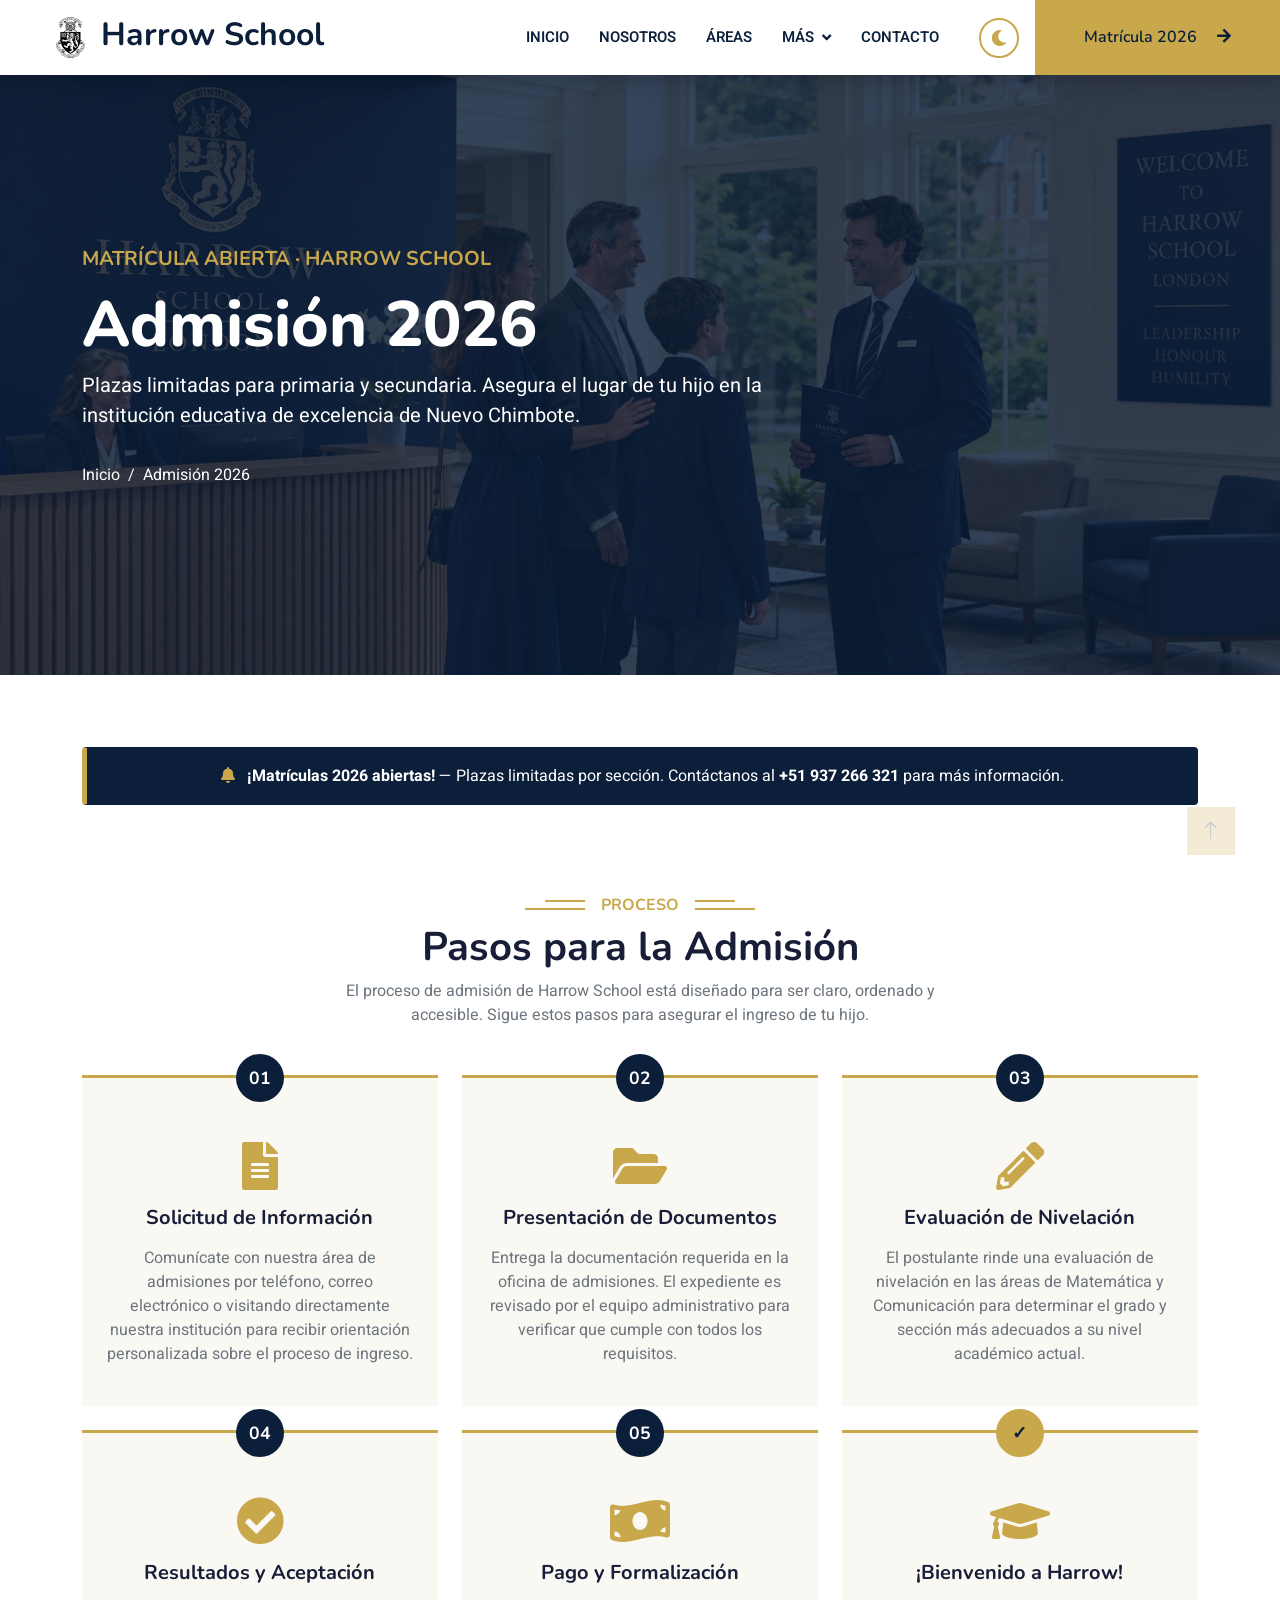
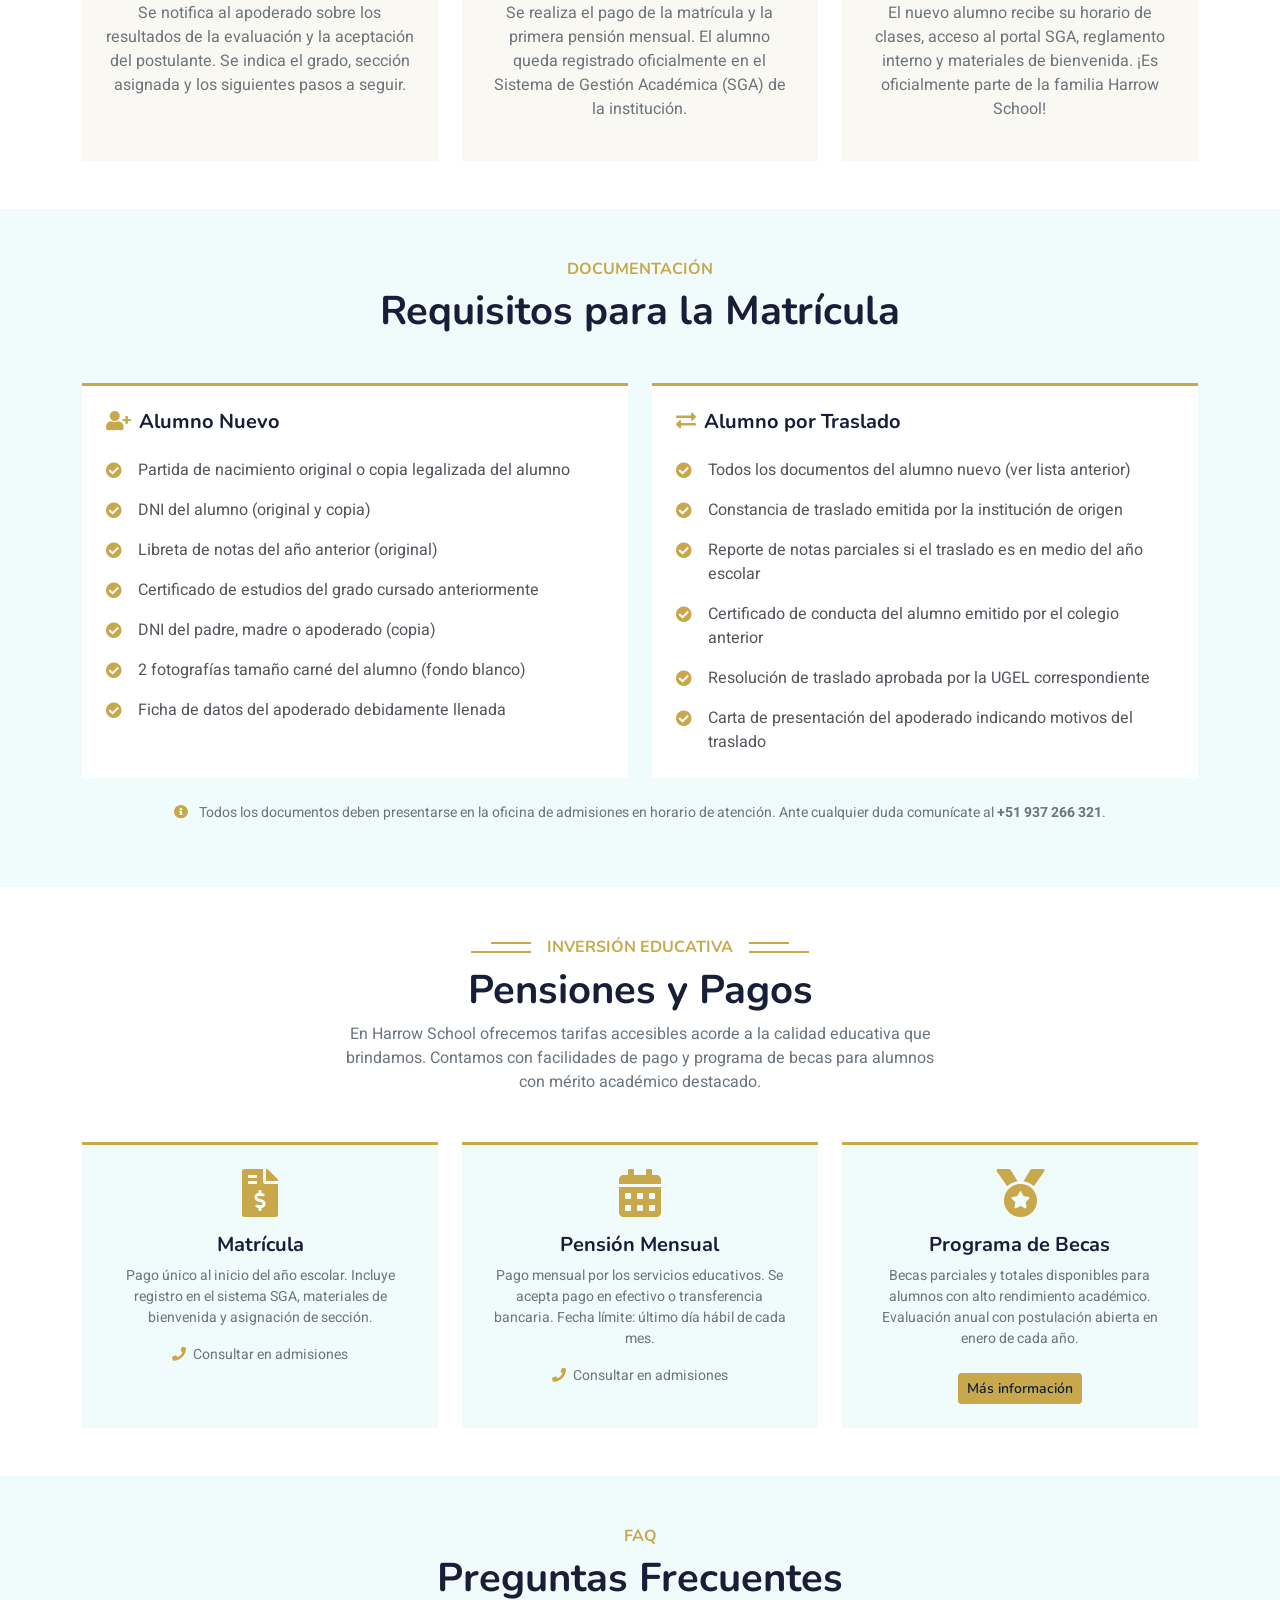
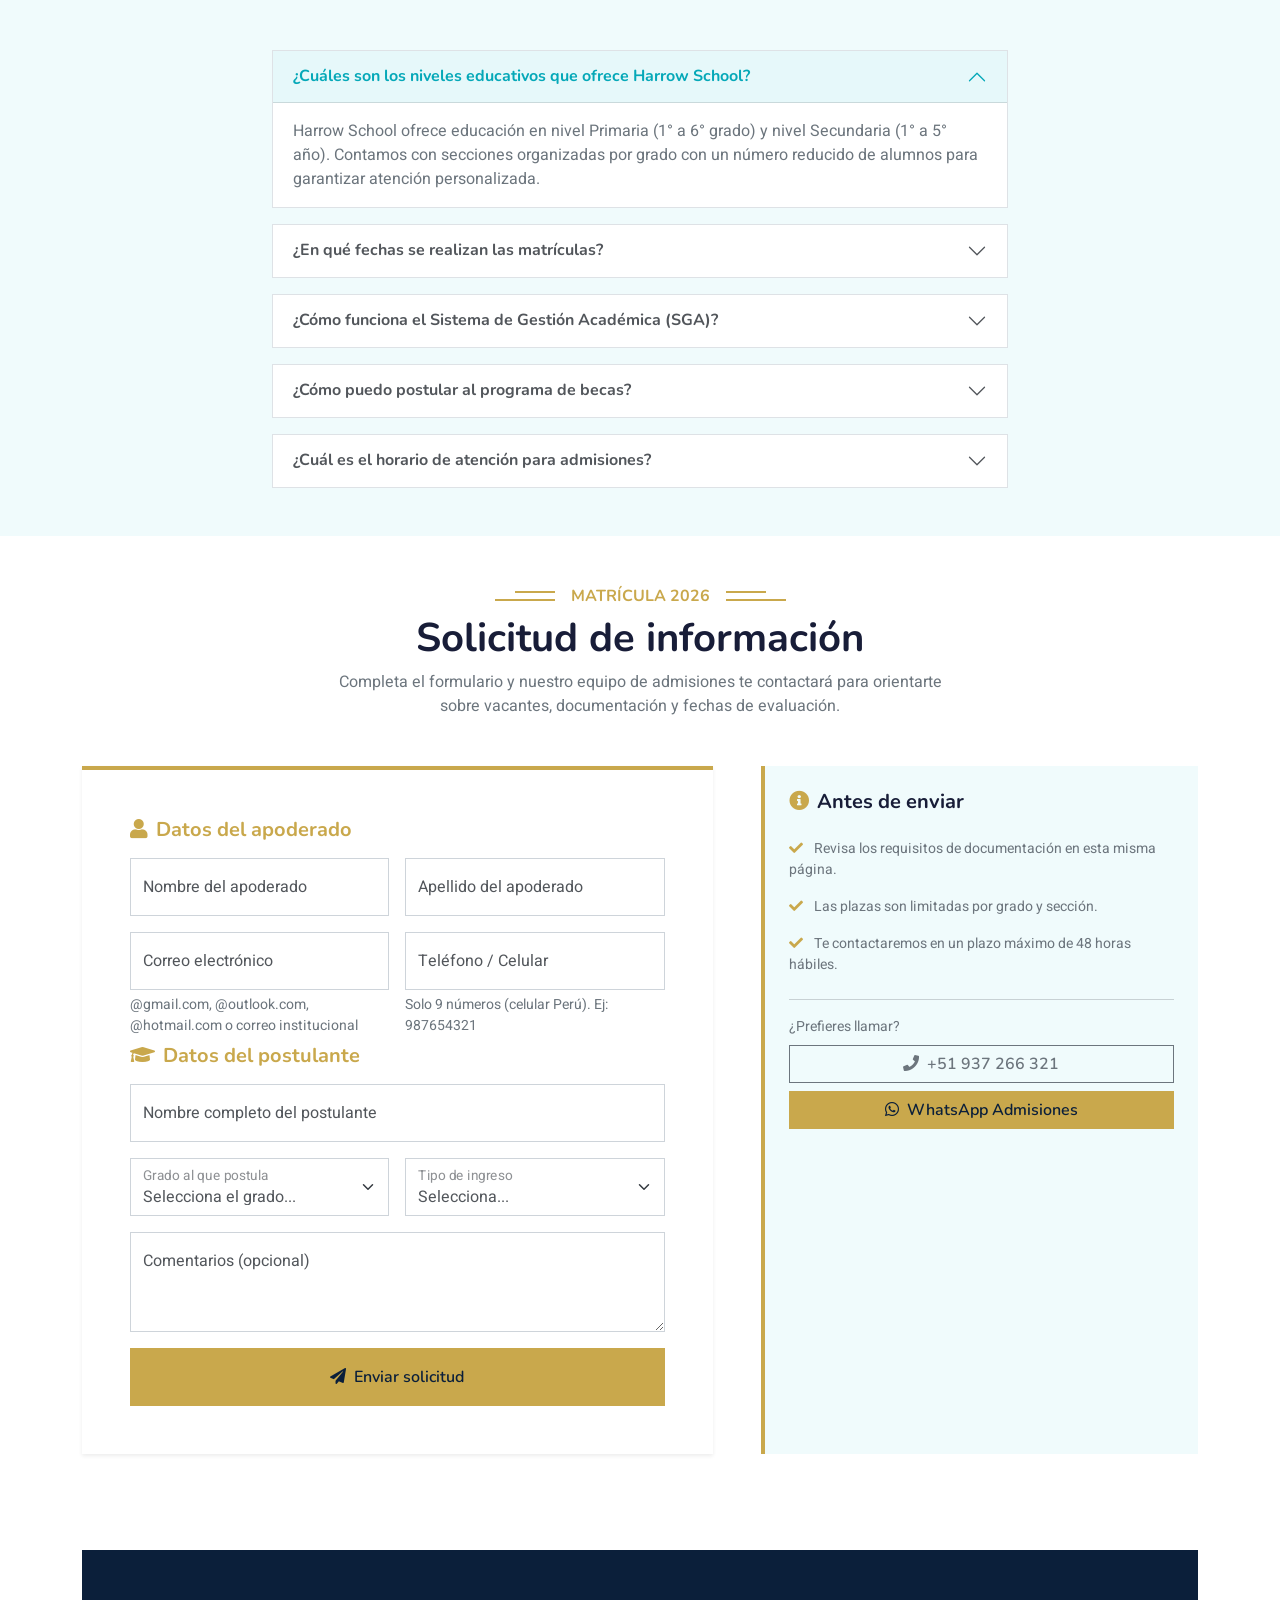
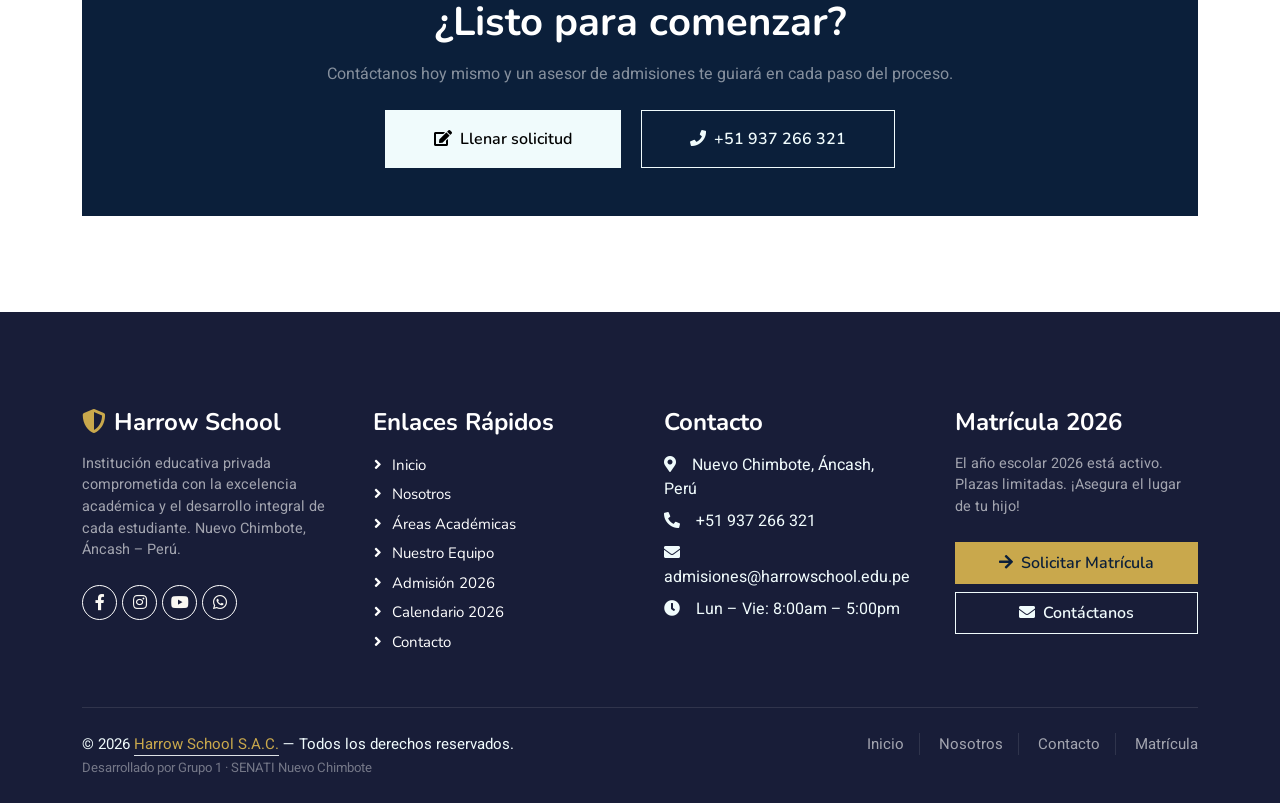
<file: admision.html>
<!DOCTYPE html>
<html lang="es">

<head>
    <meta charset="utf-8">
    <title>Harrow School — Admisión 2026</title>
    <meta content="width=device-width, initial-scale=1.0" name="viewport">
    <meta content="Harrow School, admisión, matrícula, requisitos, proceso de admisión, Nuevo Chimbote" name="keywords">
    <meta content="Conoce el proceso de admisión y matrícula 2026 de Harrow School S.A.C." name="description">

    <link href="img/logo.png" rel="icon">

    <link rel="preconnect" href="https://fonts.googleapis.com">
    <link rel="preconnect" href="https://fonts.gstatic.com" crossorigin>
    <link href="https://fonts.googleapis.com/css2?family=Heebo:wght@400;500;600&family=Nunito:wght@600;700;800&display=swap" rel="stylesheet">

    <link href="https://cdnjs.cloudflare.com/ajax/libs/font-awesome/5.10.0/css/all.min.css" rel="stylesheet">
    <link href="https://cdn.jsdelivr.net/npm/bootstrap-icons@1.4.1/font/bootstrap-icons.css" rel="stylesheet">

    <link href="lib/animate/animate.min.css" rel="stylesheet">
    <link href="lib/owlcarousel/assets/owl.carousel.min.css" rel="stylesheet">

    <link href="css/bootstrap.min.css" rel="stylesheet">
    <link href="css/style.css" rel="stylesheet">
    <link href="css/darkmode.css" rel="stylesheet">
</head>

<body>

    <!-- ══ Spinner ══ -->
    <div id="spinner" class="show bg-white position-fixed translate-middle w-100 vh-100 top-50 start-50 d-flex align-items-center justify-content-center">
        <div class="spinner-border text-primary" style="width: 3rem; height: 3rem;" role="status">
            <span class="sr-only">Cargando...</span>
        </div>
    </div>


    <!-- ══ Navbar ══ -->
    <nav class="navbar navbar-expand-lg bg-white navbar-light shadow sticky-top p-0">
        <a href="index.html" class="navbar-brand d-flex align-items-center px-4 px-lg-5">
            <h2 class="m-0 text-primary">
                <img src="img/logo.png" alt="Harrow School" height="45" class="me-2">Harrow School
            </h2>
        </a>
        <button type="button" class="navbar-toggler me-4" data-bs-toggle="collapse" data-bs-target="#navbarCollapse">
            <span class="navbar-toggler-icon"></span>
        </button>
        <div class="collapse navbar-collapse" id="navbarCollapse">
            <div class="navbar-nav ms-auto p-4 p-lg-0">
                <a href="index.html" class="nav-item nav-link">Inicio</a>
                <a href="nosotros.html" class="nav-item nav-link">Nosotros</a>
                <a href="cursos.html" class="nav-item nav-link">Áreas</a>
                <div class="nav-item dropdown">
                    <a href="#" class="nav-link dropdown-toggle" data-bs-toggle="dropdown">Más</a>
                    <div class="dropdown-menu fade-down m-0">
                        <a href="equipo.html" class="dropdown-item">Nuestro Equipo</a>
                        <a href="admision.html" class="dropdown-item active">Admisión</a>
                        <a href="testimonial.html" class="dropdown-item">Testimonios</a>
                        <a href="calendario.html" class="dropdown-item">Calendario</a>
                    </div>
                </div>
                <a href="contacto.html" class="nav-item nav-link">Contacto</a>
            </div>
            <button id="btnDarkMode" title="Cambiar apariencia" class="me-3">
                <i class="fa fa-moon" id="iconDarkMode"></i>
            </button>
            <a href="admision.html" class="btn btn-primary py-4 px-lg-5 d-none d-lg-block">
                Matrícula 2026 <i class="fa fa-arrow-right ms-3"></i>
            </a>
        </div>
    </nav>


<!-- ══ Carousel Hero — Admisión 2026 ══ -->
<div class="container-fluid p-0 mb-5">
    <div class="owl-carousel header-carousel position-relative" style="overflow:hidden;">
        <div class="owl-carousel-item position-relative" style="height:600px;">
            <img src="img/carousel-5.jpg" alt="Admisión 2026 Harrow School" style="width:100%;height:600px;object-fit:cover;">
            <div class="position-absolute top-0 start-0 w-100 h-100 d-flex align-items-center"
                style="background: rgba(11, 31, 58, .82);">
                <div class="container">
                    <div class="row justify-content-start">
                        <div class="col-sm-10 col-lg-8">
                            <h5 class="text-primary text-uppercase mb-3 animated slideInDown">
                                Matrícula Abierta · Harrow School
                            </h5>
                            <h1 class="display-3 text-white animated slideInDown">
                                Admisión 2026
                            </h1>
                            <p class="fs-5 text-white mb-4 pb-2">
                                Plazas limitadas para primaria y secundaria. Asegura el lugar 
                                de tu hijo en la institución educativa de excelencia de Nuevo Chimbote.
                            </p>
                            <nav aria-label="breadcrumb">
                                <ol class="breadcrumb">
                                    <li class="breadcrumb-item"><a class="text-white" href="index.html">Inicio</a></li>
                                    <li class="breadcrumb-item text-white active" aria-current="page">Admisión 2026</li>
                                </ol>
                            </nav>
                        </div>
                    </div>
                </div>
            </div>
        </div>
    </div>
</div>


    <!-- ══ Aviso Matrículas Abiertas ══ -->
    <div class="container-xxl py-4">
        <div class="container">
            <div class="alert text-white text-center py-3 wow fadeInUp" data-wow-delay="0.1s"
                style="background: var(--secondary); border-left: 5px solid var(--primary); border-radius: 4px;">
                <i class="fa fa-bell text-primary me-2"></i>
                <strong>¡Matrículas 2026 abiertas!</strong> — Plazas limitadas por sección.
                Contáctanos al <strong>+51 937 266 321</strong> para más información.
            </div>
        </div>
    </div>


    <!-- ══ Proceso de Admisión (pasos) ══ -->
    <div class="container-xxl py-5">
        <div class="container">
            <div class="text-center wow fadeInUp" data-wow-delay="0.1s">
                <h6 class="section-title bg-white text-center text-primary px-3">Proceso</h6>
                <h1 class="mb-2">Pasos para la Admisión</h1>
                <p class="mb-5 mx-auto" style="max-width: 620px; color: #6c757d;">
                    El proceso de admisión de Harrow School está diseñado para ser claro, 
                    ordenado y accesible. Sigue estos pasos para asegurar el ingreso de tu hijo.
                </p>
            </div>

            <div class="row g-4">

                <!-- Paso 1 -->
                <div class="col-lg-4 col-md-6 wow fadeInUp" data-wow-delay="0.1s">
                    <div class="service-item text-center pt-3 h-100 position-relative">
                        <div class="position-absolute top-0 start-50 translate-middle">
                            <div class="btn-lg-square rounded-circle text-white fw-bold"
                                style="background: var(--secondary); width: 48px; height: 48px; display:flex; align-items:center; justify-content:center; font-family:'Nunito',sans-serif; font-size:1.1rem;">
                                01
                            </div>
                        </div>
                        <div class="p-4 pt-5">
                            <i class="fa fa-3x fa-file-alt text-primary mb-3"></i>
                            <h5 class="mb-3">Solicitud de Información</h5>
                            <p class="text-muted">
                                Comunícate con nuestra área de admisiones por teléfono, correo electrónico 
                                o visitando directamente nuestra institución para recibir orientación 
                                personalizada sobre el proceso de ingreso.
                            </p>
                        </div>
                    </div>
                </div>

                <!-- Paso 2 -->
                <div class="col-lg-4 col-md-6 wow fadeInUp" data-wow-delay="0.2s">
                    <div class="service-item text-center pt-3 h-100 position-relative">
                        <div class="position-absolute top-0 start-50 translate-middle">
                            <div class="btn-lg-square rounded-circle text-white fw-bold"
                                style="background: var(--secondary); width: 48px; height: 48px; display:flex; align-items:center; justify-content:center; font-family:'Nunito',sans-serif; font-size:1.1rem;">
                                02
                            </div>
                        </div>
                        <div class="p-4 pt-5">
                            <i class="fa fa-3x fa-folder-open text-primary mb-3"></i>
                            <h5 class="mb-3">Presentación de Documentos</h5>
                            <p class="text-muted">
                                Entrega la documentación requerida en la oficina de admisiones. 
                                El expediente es revisado por el equipo administrativo para 
                                verificar que cumple con todos los requisitos.
                            </p>
                        </div>
                    </div>
                </div>

                <!-- Paso 3 -->
                <div class="col-lg-4 col-md-6 wow fadeInUp" data-wow-delay="0.3s">
                    <div class="service-item text-center pt-3 h-100 position-relative">
                        <div class="position-absolute top-0 start-50 translate-middle">
                            <div class="btn-lg-square rounded-circle text-white fw-bold"
                                style="background: var(--secondary); width: 48px; height: 48px; display:flex; align-items:center; justify-content:center; font-family:'Nunito',sans-serif; font-size:1.1rem;">
                                03
                            </div>
                        </div>
                        <div class="p-4 pt-5">
                            <i class="fa fa-3x fa-pencil-alt text-primary mb-3"></i>
                            <h5 class="mb-3">Evaluación de Nivelación</h5>
                            <p class="text-muted">
                                El postulante rinde una evaluación de nivelación en las áreas 
                                de Matemática y Comunicación para determinar el grado y sección 
                                más adecuados a su nivel académico actual.
                            </p>
                        </div>
                    </div>
                </div>

                <!-- Paso 4 -->
                <div class="col-lg-4 col-md-6 wow fadeInUp" data-wow-delay="0.4s">
                    <div class="service-item text-center pt-3 h-100 position-relative">
                        <div class="position-absolute top-0 start-50 translate-middle">
                            <div class="btn-lg-square rounded-circle text-white fw-bold"
                                style="background: var(--secondary); width: 48px; height: 48px; display:flex; align-items:center; justify-content:center; font-family:'Nunito',sans-serif; font-size:1.1rem;">
                                04
                            </div>
                        </div>
                        <div class="p-4 pt-5">
                            <i class="fa fa-3x fa-check-circle text-primary mb-3"></i>
                            <h5 class="mb-3">Resultados y Aceptación</h5>
                            <p class="text-muted">
                                Se notifica al apoderado sobre los resultados de la evaluación 
                                y la aceptación del postulante. Se indica el grado, sección 
                                asignada y los siguientes pasos a seguir.
                            </p>
                        </div>
                    </div>
                </div>

                <!-- Paso 5 -->
                <div class="col-lg-4 col-md-6 wow fadeInUp" data-wow-delay="0.5s">
                    <div class="service-item text-center pt-3 h-100 position-relative">
                        <div class="position-absolute top-0 start-50 translate-middle">
                            <div class="btn-lg-square rounded-circle text-white fw-bold"
                                style="background: var(--secondary); width: 48px; height: 48px; display:flex; align-items:center; justify-content:center; font-family:'Nunito',sans-serif; font-size:1.1rem;">
                                05
                            </div>
                        </div>
                        <div class="p-4 pt-5">
                            <i class="fa fa-3x fa-money-bill-wave text-primary mb-3"></i>
                            <h5 class="mb-3">Pago y Formalización</h5>
                            <p class="text-muted">
                                Se realiza el pago de la matrícula y la primera pensión mensual. 
                                El alumno queda registrado oficialmente en el Sistema de Gestión 
                                Académica (SGA) de la institución.
                            </p>
                        </div>
                    </div>
                </div>

                <!-- Paso 6 -->
                <div class="col-lg-4 col-md-6 wow fadeInUp" data-wow-delay="0.6s">
                    <div class="service-item text-center pt-3 h-100 position-relative">
                        <div class="position-absolute top-0 start-50 translate-middle">
                            <div class="btn-lg-square rounded-circle text-white fw-bold"
                                style="background: var(--primary); width: 48px; height: 48px; display:flex; align-items:center; justify-content:center; font-family:'Nunito',sans-serif; font-size:1.1rem; color: var(--secondary) !important;">
                                ✓
                            </div>
                        </div>
                        <div class="p-4 pt-5">
                            <i class="fa fa-3x fa-graduation-cap text-primary mb-3"></i>
                            <h5 class="mb-3">¡Bienvenido a Harrow!</h5>
                            <p class="text-muted">
                                El nuevo alumno recibe su horario de clases, acceso al portal 
                                SGA, reglamento interno y materiales de bienvenida. 
                                ¡Es oficialmente parte de la familia Harrow School!
                            </p>
                        </div>
                    </div>
                </div>

            </div>
        </div>
    </div>


    <!-- ══ Requisitos de Documentación ══ -->
    <div class="container-xxl py-5 bg-light">
        <div class="container">
            <div class="text-center wow fadeInUp" data-wow-delay="0.1s">
                <h6 class="section-title bg-light text-center text-primary px-3">Documentación</h6>
                <h1 class="mb-5">Requisitos para la Matrícula</h1>
            </div>
            <div class="row g-4">

                <!-- Alumno nuevo -->
                <div class="col-lg-6 wow fadeInUp" data-wow-delay="0.1s">
                    <div class="bg-white rounded p-4 h-100" style="border-top: 3px solid var(--primary);">
                        <h5 class="mb-4">
                            <i class="fa fa-user-plus text-primary me-2"></i>Alumno Nuevo
                        </h5>
                        <ul class="list-unstyled mb-0">
                            <li class="mb-3 d-flex align-items-start">
                                <i class="fa fa-check-circle text-primary me-3 mt-1"></i>
                                <span>Partida de nacimiento original o copia legalizada del alumno</span>
                            </li>
                            <li class="mb-3 d-flex align-items-start">
                                <i class="fa fa-check-circle text-primary me-3 mt-1"></i>
                                <span>DNI del alumno (original y copia)</span>
                            </li>
                            <li class="mb-3 d-flex align-items-start">
                                <i class="fa fa-check-circle text-primary me-3 mt-1"></i>
                                <span>Libreta de notas del año anterior (original)</span>
                            </li>
                            <li class="mb-3 d-flex align-items-start">
                                <i class="fa fa-check-circle text-primary me-3 mt-1"></i>
                                <span>Certificado de estudios del grado cursado anteriormente</span>
                            </li>
                            <li class="mb-3 d-flex align-items-start">
                                <i class="fa fa-check-circle text-primary me-3 mt-1"></i>
                                <span>DNI del padre, madre o apoderado (copia)</span>
                            </li>
                            <li class="mb-3 d-flex align-items-start">
                                <i class="fa fa-check-circle text-primary me-3 mt-1"></i>
                                <span>2 fotografías tamaño carné del alumno (fondo blanco)</span>
                            </li>
                            <li class="d-flex align-items-start">
                                <i class="fa fa-check-circle text-primary me-3 mt-1"></i>
                                <span>Ficha de datos del apoderado debidamente llenada</span>
                            </li>
                        </ul>
                    </div>
                </div>

                <!-- Alumno de traslado -->
                <div class="col-lg-6 wow fadeInUp" data-wow-delay="0.3s">
                    <div class="bg-white rounded p-4 h-100" style="border-top: 3px solid var(--primary);">
                        <h5 class="mb-4">
                            <i class="fa fa-exchange-alt text-primary me-2"></i>Alumno por Traslado
                        </h5>
                        <ul class="list-unstyled mb-0">
                            <li class="mb-3 d-flex align-items-start">
                                <i class="fa fa-check-circle text-primary me-3 mt-1"></i>
                                <span>Todos los documentos del alumno nuevo (ver lista anterior)</span>
                            </li>
                            <li class="mb-3 d-flex align-items-start">
                                <i class="fa fa-check-circle text-primary me-3 mt-1"></i>
                                <span>Constancia de traslado emitida por la institución de origen</span>
                            </li>
                            <li class="mb-3 d-flex align-items-start">
                                <i class="fa fa-check-circle text-primary me-3 mt-1"></i>
                                <span>Reporte de notas parciales si el traslado es en medio del año escolar</span>
                            </li>
                            <li class="mb-3 d-flex align-items-start">
                                <i class="fa fa-check-circle text-primary me-3 mt-1"></i>
                                <span>Certificado de conducta del alumno emitido por el colegio anterior</span>
                            </li>
                            <li class="mb-3 d-flex align-items-start">
                                <i class="fa fa-check-circle text-primary me-3 mt-1"></i>
                                <span>Resolución de traslado aprobada por la UGEL correspondiente</span>
                            </li>
                            <li class="d-flex align-items-start">
                                <i class="fa fa-check-circle text-primary me-3 mt-1"></i>
                                <span>Carta de presentación del apoderado indicando motivos del traslado</span>
                            </li>
                        </ul>
                    </div>
                </div>

            </div>

            <div class="text-center mt-4 wow fadeInUp" data-wow-delay="0.1s">
                <p class="text-muted small">
                    <i class="fa fa-info-circle text-primary me-2"></i>
                    Todos los documentos deben presentarse en la oficina de admisiones en horario de atención.
                    Ante cualquier duda comunícate al <strong>+51 937 266 321</strong>.
                </p>
            </div>
        </div>
    </div>


    <!-- ══ Pensiones y Pagos ══ -->
    <div class="container-xxl py-5">
        <div class="container">
            <div class="text-center wow fadeInUp" data-wow-delay="0.1s">
                <h6 class="section-title bg-white text-center text-primary px-3">Inversión Educativa</h6>
                <h1 class="mb-2">Pensiones y Pagos</h1>
                <p class="mb-5 mx-auto" style="max-width: 600px; color: #6c757d;">
                    En Harrow School ofrecemos tarifas accesibles acorde a la calidad educativa 
                    que brindamos. Contamos con facilidades de pago y programa de becas para 
                    alumnos con mérito académico destacado.
                </p>
            </div>
            <div class="row g-4 justify-content-center">

                <div class="col-lg-4 col-md-6 wow fadeInUp" data-wow-delay="0.1s">
                    <div class="bg-light rounded text-center p-4 h-100" style="border-top: 3px solid var(--primary);">
                        <i class="fa fa-3x fa-file-invoice-dollar text-primary mb-3"></i>
                        <h5 class="mb-2">Matrícula</h5>
                        <p class="text-muted small">
                            Pago único al inicio del año escolar. Incluye registro en el sistema 
                            SGA, materiales de bienvenida y asignación de sección.
                        </p>
                        <p class="text-muted small mb-0">
                            <i class="fa fa-phone text-primary me-1"></i>
                            Consultar en admisiones
                        </p>
                    </div>
                </div>

                <div class="col-lg-4 col-md-6 wow fadeInUp" data-wow-delay="0.2s">
                    <div class="bg-light rounded text-center p-4 h-100" style="border-top: 3px solid var(--primary);">
                        <i class="fa fa-3x fa-calendar-alt text-primary mb-3"></i>
                        <h5 class="mb-2">Pensión Mensual</h5>
                        <p class="text-muted small">
                            Pago mensual por los servicios educativos. Se acepta pago en efectivo 
                            o transferencia bancaria. Fecha límite: último día hábil de cada mes.
                        </p>
                        <p class="text-muted small mb-0">
                            <i class="fa fa-phone text-primary me-1"></i>
                            Consultar en admisiones
                        </p>
                    </div>
                </div>

                <div class="col-lg-4 col-md-6 wow fadeInUp" data-wow-delay="0.3s">
                    <div class="bg-light rounded text-center p-4 h-100" style="border-top: 3px solid var(--primary);">
                        <i class="fa fa-3x fa-medal text-primary mb-3"></i>
                        <h5 class="mb-2">Programa de Becas</h5>
                        <p class="text-muted small">
                            Becas parciales y totales disponibles para alumnos con alto rendimiento 
                            académico. Evaluación anual con postulación abierta en enero de cada año.
                        </p>
                        <a href="contacto.html" class="btn btn-sm btn-primary mt-2">
                            Más información
                        </a>
                    </div>
                </div>

            </div>
        </div>
    </div>


    <!-- ══ Preguntas Frecuentes ══ -->
    <div class="container-xxl py-5 bg-light">
        <div class="container">
            <div class="text-center wow fadeInUp" data-wow-delay="0.1s">
                <h6 class="section-title bg-light text-center text-primary px-3">FAQ</h6>
                <h1 class="mb-5">Preguntas Frecuentes</h1>
            </div>
            <div class="row g-4">
                <div class="col-lg-8 mx-auto wow fadeInUp" data-wow-delay="0.1s">
                    <div class="accordion" id="faqAccordion">

                        <div class="accordion-item border mb-3">
                            <h2 class="accordion-header">
                                <button class="accordion-button fw-bold" type="button"
                                    data-bs-toggle="collapse" data-bs-target="#faq1">
                                    ¿Cuáles son los niveles educativos que ofrece Harrow School?
                                </button>
                            </h2>
                            <div id="faq1" class="accordion-collapse collapse show" data-bs-parent="#faqAccordion">
                                <div class="accordion-body text-muted">
                                    Harrow School ofrece educación en nivel Primaria (1° a 6° grado) 
                                    y nivel Secundaria (1° a 5° año). Contamos con secciones organizadas 
                                    por grado con un número reducido de alumnos para garantizar atención personalizada.
                                </div>
                            </div>
                        </div>

                        <div class="accordion-item border mb-3">
                            <h2 class="accordion-header">
                                <button class="accordion-button collapsed fw-bold" type="button"
                                    data-bs-toggle="collapse" data-bs-target="#faq2">
                                    ¿En qué fechas se realizan las matrículas?
                                </button>
                            </h2>
                            <div id="faq2" class="accordion-collapse collapse" data-bs-parent="#faqAccordion">
                                <div class="accordion-body text-muted">
                                    Las matrículas para el año escolar 2026 están actualmente abiertas. 
                                    Se recomienda realizarlas con anticipación ya que las plazas son 
                                    limitadas por sección. Comunícate con nosotros para conocer la disponibilidad.
                                </div>
                            </div>
                        </div>

                        <div class="accordion-item border mb-3">
                            <h2 class="accordion-header">
                                <button class="accordion-button collapsed fw-bold" type="button"
                                    data-bs-toggle="collapse" data-bs-target="#faq3">
                                    ¿Cómo funciona el Sistema de Gestión Académica (SGA)?
                                </button>
                            </h2>
                            <div id="faq3" class="accordion-collapse collapse" data-bs-parent="#faqAccordion">
                                <div class="accordion-body text-muted">
                                    El SGA es una plataforma digital propia de Harrow School que permite 
                                    a los padres de familia consultar las calificaciones por bimestre (P1, P2, P3, P4), 
                                    el historial de pagos, datos de matrícula y comunicarse con la institución, 
                                    todo desde cualquier dispositivo con internet.
                                </div>
                            </div>
                        </div>

                        <div class="accordion-item border mb-3">
                            <h2 class="accordion-header">
                                <button class="accordion-button collapsed fw-bold" type="button"
                                    data-bs-toggle="collapse" data-bs-target="#faq4">
                                    ¿Cómo puedo postular al programa de becas?
                                </button>
                            </h2>
                            <div id="faq4" class="accordion-collapse collapse" data-bs-parent="#faqAccordion">
                                <div class="accordion-body text-muted">
                                    El programa de becas de Harrow School se evalúa anualmente en el mes 
                                    de enero. Para postular, el alumno debe presentar su libreta de notas 
                                    del año anterior con promedio destacado y una solicitud formal dirigida 
                                    a la Dirección. Las becas pueden ser parciales o totales según el caso.
                                </div>
                            </div>
                        </div>

                        <div class="accordion-item border">
                            <h2 class="accordion-header">
                                <button class="accordion-button collapsed fw-bold" type="button"
                                    data-bs-toggle="collapse" data-bs-target="#faq5">
                                    ¿Cuál es el horario de atención para admisiones?
                                </button>
                            </h2>
                            <div id="faq5" class="accordion-collapse collapse" data-bs-parent="#faqAccordion">
                                <div class="accordion-body text-muted">
                                    Nuestra oficina de admisiones atiende de lunes a viernes de 8:00 am 
                                    a 5:00 pm y los sábados de 8:00 am a 12:00 pm. También puedes 
                                    comunicarte por teléfono al <strong>+51 937 266 321</strong> o por 
                                    correo a <strong>admisiones@harrowschool.edu.pe</strong>.
                                </div>
                            </div>
                        </div>

                    </div>
                </div>
            </div>
        </div>
    </div>


    <!-- ══ Solicitud en línea ══ -->
    <div class="container-xxl py-5" id="solicitud-matricula">
        <div class="container">
            <div class="text-center wow fadeInUp" data-wow-delay="0.1s">
                <h6 class="section-title bg-white text-center text-primary px-3">Matrícula 2026</h6>
                <h1 class="mb-2">Solicitud de información</h1>
                <p class="mb-5 mx-auto text-muted" style="max-width: 620px;">
                    Completa el formulario y nuestro equipo de admisiones te contactará para orientarte
                    sobre vacantes, documentación y fechas de evaluación.
                </p>
            </div>

            <div class="row g-5">
                <div class="col-lg-7 wow fadeInUp" data-wow-delay="0.1s">
                    <div class="bg-white rounded p-4 p-lg-5 shadow-sm h-100" style="border-top: 4px solid var(--primary);">
                        <form id="admisionForm" action="php/admision.php" method="POST">
                            <div class="row g-3">

                                <div class="col-12">
                                    <h5 class="text-primary mb-0">
                                        <i class="fa fa-user me-2"></i>Datos del apoderado
                                    </h5>
                                </div>

                                <div class="col-md-6">
                                    <div class="form-floating">
                                        <input type="text" class="form-control" id="nombre_apoderado" name="nombre_apoderado"
                                            placeholder="Nombre" required>
                                        <label for="nombre_apoderado">Nombre del apoderado</label>
                                    </div>
                                </div>

                                <div class="col-md-6">
                                    <div class="form-floating">
                                        <input type="text" class="form-control" id="apellido_apoderado" name="apellido_apoderado"
                                            placeholder="Apellido" required>
                                        <label for="apellido_apoderado">Apellido del apoderado</label>
                                    </div>
                                </div>

                                <div class="col-md-6">
                                <div class="form-floating">
                                    <input type="email" class="form-control" id="email" name="email"
                                        placeholder="correo@ejemplo.com" required>
                                    <label for="email">Correo electrónico</label>
                                </div>
                                <div class="form-text" id="ayudaEmail">@gmail.com, @outlook.com, @hotmail.com o correo institucional</div>
                            </div>

                            <div class="col-md-6">
                                <div class="form-floating">
                                    <input type="tel" class="form-control" id="telefono" name="telefono"
                                        placeholder="9XX XXX XXX" required>
                                    <label for="telefono">Teléfono / Celular</label>
                                </div>
                                <div class="form-text" id="ayudaTelefono">Solo 9 números (celular Perú). Ej: 987654321</div>
                            </div>

                                <div class="col-12 mt-2">
                                    <h5 class="text-primary mb-0">
                                        <i class="fa fa-graduation-cap me-2"></i>Datos del postulante
                                    </h5>
                                </div>

                                <div class="col-12">
                                    <div class="form-floating">
                                        <input type="text" class="form-control" id="alumno_nombre" name="alumno_nombre"
                                            placeholder="Nombre completo del alumno" required>
                                        <label for="alumno_nombre">Nombre completo del postulante</label>
                                    </div>
                                </div>

                                <div class="col-md-6">
                                    <div class="form-floating">
                                        <select class="form-select" id="grado" name="grado" required>
                                            <option value="" selected disabled>Selecciona el grado...</option>
                                            <optgroup label="Primaria">
                                                <option value="p1">1° grado</option>
                                                <option value="p2">2° grado</option>
                                                <option value="p3">3° grado</option>
                                                <option value="p4">4° grado</option>
                                                <option value="p5">5° grado</option>
                                                <option value="p6">6° grado</option>
                                            </optgroup>
                                            <optgroup label="Secundaria">
                                                <option value="s1">1° año</option>
                                                <option value="s2">2° año</option>
                                                <option value="s3">3° año</option>
                                                <option value="s4">4° año</option>
                                                <option value="s5">5° año</option>
                                            </optgroup>
                                        </select>
                                        <label for="grado">Grado al que postula</label>
                                    </div>
                                </div>

                                <div class="col-md-6">
                                    <div class="form-floating">
                                        <select class="form-select" id="tipo_ingreso" name="tipo_ingreso" required>
                                            <option value="" selected disabled>Selecciona...</option>
                                            <option value="nuevo">Alumno nuevo</option>
                                            <option value="traslado">Alumno por traslado</option>
                                        </select>
                                        <label for="tipo_ingreso">Tipo de ingreso</label>
                                    </div>
                                </div>

                                <div class="col-12">
                                    <div class="form-floating">
                                        <textarea class="form-control" id="mensaje" name="mensaje"
                                            placeholder="Comentarios opcionales"
                                            style="height: 100px"></textarea>
                                        <label for="mensaje">Comentarios (opcional)</label>
                                    </div>
                                </div>

                                <div class="col-12">
                                    <button class="btn btn-primary w-100 py-3" type="submit" id="btnEnviarAdmision">
                                        <i class="fa fa-paper-plane me-2"></i>Enviar solicitud
                                    </button>
                                </div>

                                <div class="col-12" id="admisionExito" style="display:none;">
                                    <div class="alert alert-success text-center mb-0" role="alert">
                                        <i class="fa fa-check-circle me-2"></i>
                                        <span id="textoAdmisionExito"></span>
                                    </div>
                                </div>
                                <div class="col-12" id="admisionError" style="display:none;">
                                    <div class="alert alert-danger text-center mb-0" role="alert">
                                        <i class="fa fa-exclamation-circle me-2"></i>
                                        <span id="textoAdmisionError"></span>
                                    </div>
                                </div>

                            </div>
                        </form>
                    </div>
                </div>

                <div class="col-lg-5 wow fadeInUp" data-wow-delay="0.3s">
                    <div class="bg-light rounded p-4 h-100" style="border-left: 4px solid var(--primary);">
                        <h5 class="mb-4">
                            <i class="fa fa-info-circle text-primary me-2"></i>Antes de enviar
                        </h5>
                        <ul class="list-unstyled text-muted small mb-4">
                            <li class="mb-3">
                                <i class="fa fa-check text-primary me-2"></i>
                                Revisa los requisitos de documentación en esta misma página.
                            </li>
                            <li class="mb-3">
                                <i class="fa fa-check text-primary me-2"></i>
                                Las plazas son limitadas por grado y sección.
                            </li>
                            <li class="mb-3">
                                <i class="fa fa-check text-primary me-2"></i>
                                Te contactaremos en un plazo máximo de 48 horas hábiles.
                            </li>
                        </ul>
                        <hr>
                        <p class="small text-muted mb-2">¿Prefieres llamar?</p>
                        <a href="tel:+51937266321" class="btn btn-outline-secondary w-100 mb-2">
                            <i class="fa fa-phone me-2"></i>+51 937 266 321
                        </a>
                        <a href="https://wa.me/51937266321" target="_blank" class="btn btn-primary w-100">
                            <i class="fab fa-whatsapp me-2"></i>WhatsApp Admisiones
                        </a>
                    </div>
                </div>
            </div>
        </div>
    </div>


    <!-- ══ CTA Final ══ -->
    <div class="container-xxl py-5 wow fadeIn" data-wow-delay="0.1s">
        <div class="container">
            <div class="bg-primary text-center rounded p-5">
                <h1 class="text-white mb-3">¿Listo para comenzar?</h1>
                <p class="text-white-50 mb-4">
                    Contáctanos hoy mismo y un asesor de admisiones te guiará en cada paso del proceso.
                </p>
                <a href="#solicitud-matricula" class="btn btn-light py-3 px-5 me-3">
                    <i class="fa fa-edit me-2"></i>Llenar solicitud
                </a>
                <a href="tel:+51937266321" class="btn btn-outline-light py-3 px-5">
                    <i class="fa fa-phone me-2"></i>+51 937 266 321
                </a>
            </div>
        </div>
    </div>


    <!-- ══ Footer ══ -->
    <div class="container-fluid bg-dark text-light footer pt-5 mt-5 wow fadeIn" data-wow-delay="0.1s">
        <div class="container py-5">
            <div class="row g-5">
                <div class="col-lg-3 col-md-6">
                    <h4 class="text-white mb-3">
                        <i class="fa fa-shield-alt text-primary me-2"></i>Harrow School
                    </h4>
                    <p class="mb-3" style="color: rgba(255,255,255,0.6); font-size: 0.9rem;">
                        Institución educativa privada comprometida con la excelencia académica y el
                        desarrollo integral de cada estudiante. Nuevo Chimbote, Áncash – Perú.
                    </p>
                    <div class="d-flex pt-2">
                        <a class="btn btn-outline-light btn-social" href="https://www.facebook.com/harrowbangkok/" target="_blank"><i class="fab fa-facebook-f"></i></a>
                        <a class="btn btn-outline-light btn-social" href="https://www.instagram.com/harrow.school/" target="_blank"><i class="fab fa-instagram"></i></a>
                        <a class="btn btn-outline-light btn-social" href="https://www.youtube.com/@aislharrowschools" target="_blank"><i class="fab fa-youtube"></i></a>
                        <a class="btn btn-outline-light btn-social" href="https://wa.me/51937266321" target="_blank"><i class="fab fa-whatsapp"></i></a>
                    </div>
                </div>
                <div class="col-lg-3 col-md-6">
                    <h4 class="text-white mb-3">Enlaces Rápidos</h4>
                    <a class="btn btn-link" href="index.html">Inicio</a>
                    <a class="btn btn-link" href="nosotros.html">Nosotros</a>
                    <a class="btn btn-link" href="cursos.html">Áreas Académicas</a>
                    <a class="btn btn-link" href="equipo.html">Nuestro Equipo</a>
                    <a class="btn btn-link" href="admision.html">Admisión 2026</a>
                    <a class="btn btn-link" href="calendario.html">Calendario 2026</a>
                    <a class="btn btn-link" href="contacto.html">Contacto</a>
                </div>
                <div class="col-lg-3 col-md-6">
                    <h4 class="text-white mb-3">Contacto</h4>
                    <p class="mb-2"><i class="fa fa-map-marker-alt me-3"></i>Nuevo Chimbote, Áncash, Perú</p>
                    <p class="mb-2"><i class="fa fa-phone-alt me-3"></i>+51 937 266 321</p>
                    <p class="mb-2"><i class="fa fa-envelope me-3"></i>admisiones@harrowschool.edu.pe</p>
                    <p class="mb-2"><i class="fa fa-clock me-3"></i>Lun – Vie: 8:00am – 5:00pm</p>
                </div>
                <div class="col-lg-3 col-md-6">
                    <h4 class="text-white mb-3">Matrícula 2026</h4>
                    <p style="color: rgba(255,255,255,0.6); font-size: 0.9rem;">
                        El año escolar 2026 está activo. Plazas limitadas. ¡Asegura el lugar de tu hijo!
                    </p>
                    <a href="admision.html" class="btn btn-primary w-100 py-2 mt-2">
                        <i class="fa fa-arrow-right me-2"></i>Solicitar Matrícula
                    </a>
                    <a href="contacto.html" class="btn btn-outline-light w-100 py-2 mt-2">
                        <i class="fa fa-envelope me-2"></i>Contáctanos
                    </a>
                </div>
            </div>
        </div>
        <div class="container">
            <div class="copyright">
                <div class="row">
                    <div class="col-md-6 text-center text-md-start mb-3 mb-md-0">
                        &copy; 2026 <a class="border-bottom" href="index.html">Harrow School S.A.C.</a> — Todos los derechos reservados.
                        <br><small style="color: rgba(255,255,255,0.4);">Desarrollado por Grupo 1 · SENATI Nuevo Chimbote</small>
                    </div>
                    <div class="col-md-6 text-center text-md-end">
                        <div class="footer-menu">
                            <a href="index.html">Inicio</a>
                            <a href="nosotros.html">Nosotros</a>
                            <a href="contacto.html">Contacto</a>
                            <a href="admision.html">Matrícula</a>
                        </div>
                    </div>
                </div>
            </div>
        </div>
    </div>

    <!-- Back to Top -->
    <a href="#" class="btn btn-lg btn-primary btn-lg-square back-to-top"><i class="bi bi-arrow-up"></i></a>

    <!-- JavaScript Libraries -->
    <script src="https://code.jquery.com/jquery-3.4.1.min.js"></script>
    <script src="https://cdn.jsdelivr.net/npm/bootstrap@5.0.0/dist/js/bootstrap.bundle.min.js"></script>
    <script src="lib/wow/wow.min.js"></script>
    <script src="lib/easing/easing.min.js"></script>
    <script src="lib/waypoints/waypoints.min.js"></script>
    <script src="lib/owlcarousel/owl.carousel.min.js"></script>
    <script src="js/main.js"></script>
    <script src="js/admision.js"></script>
    <script src="js/darkmode.js"></script>
</body>

</html>
</file>
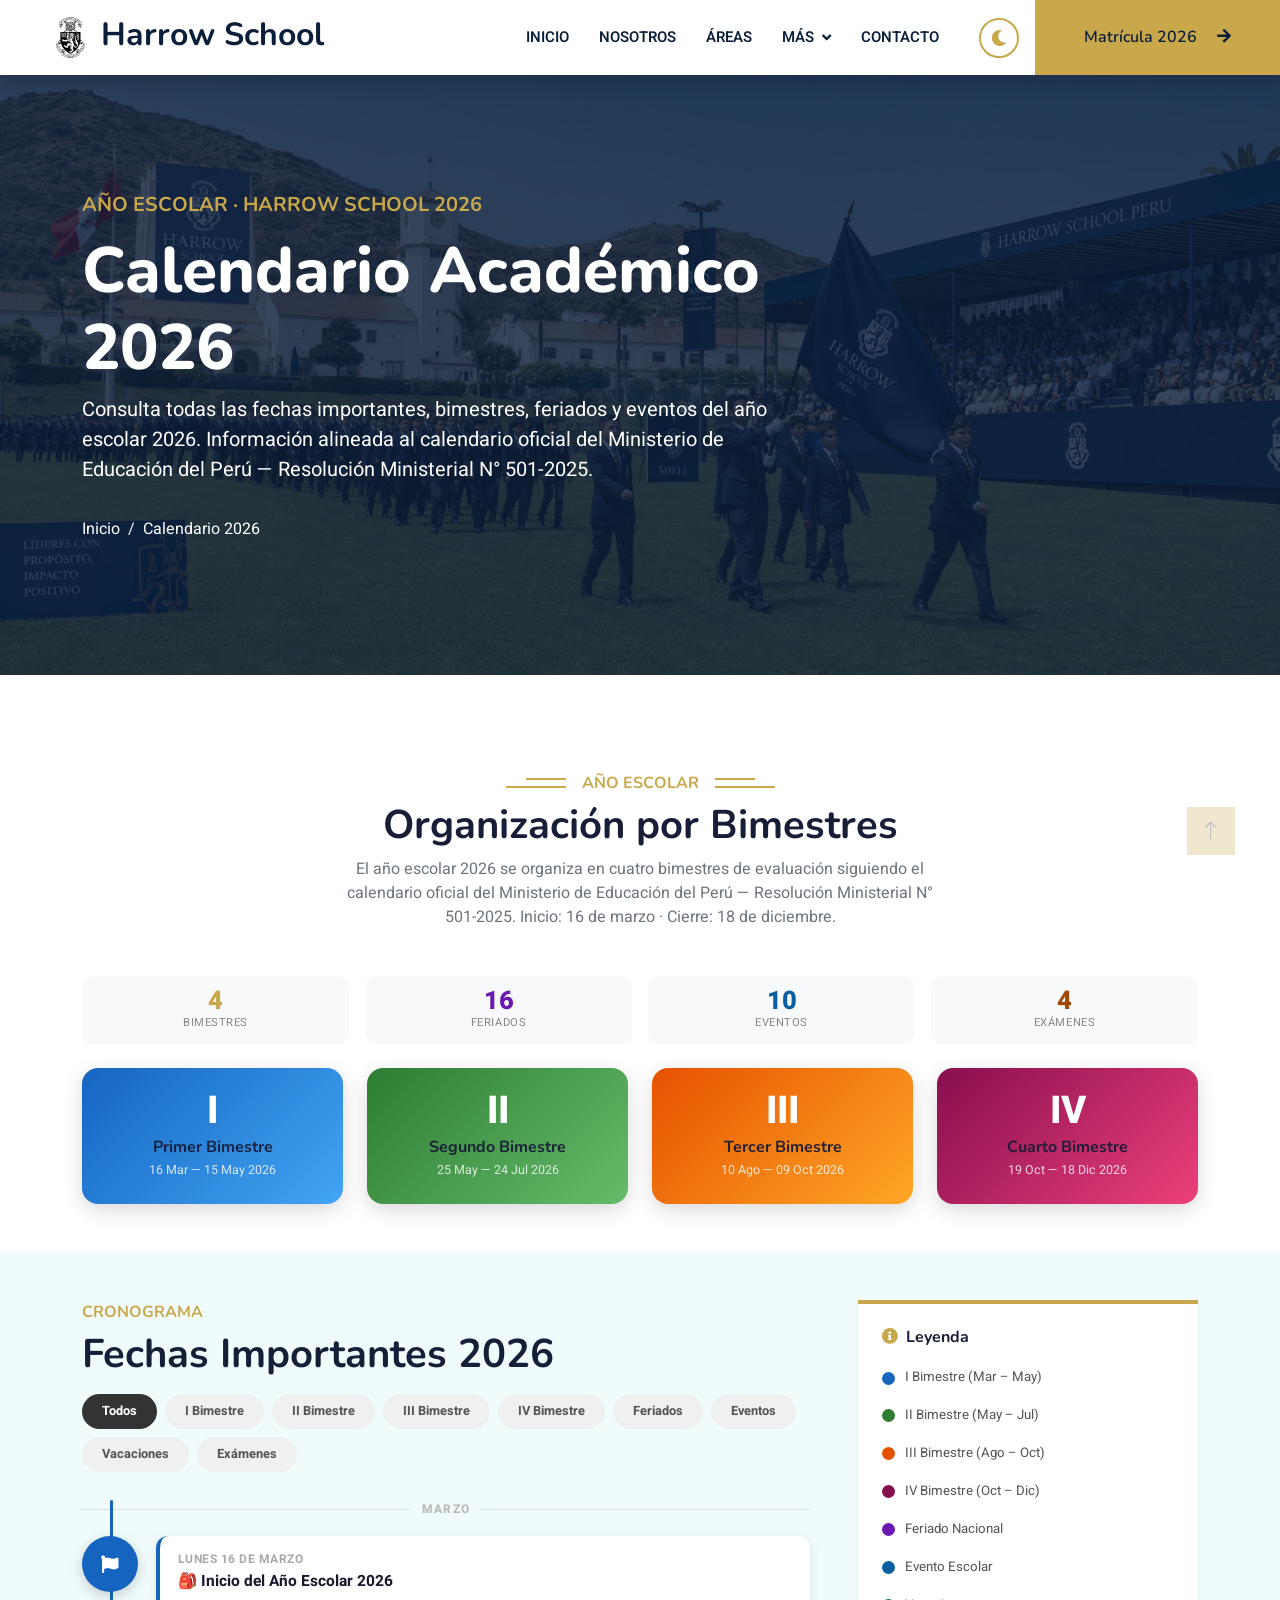
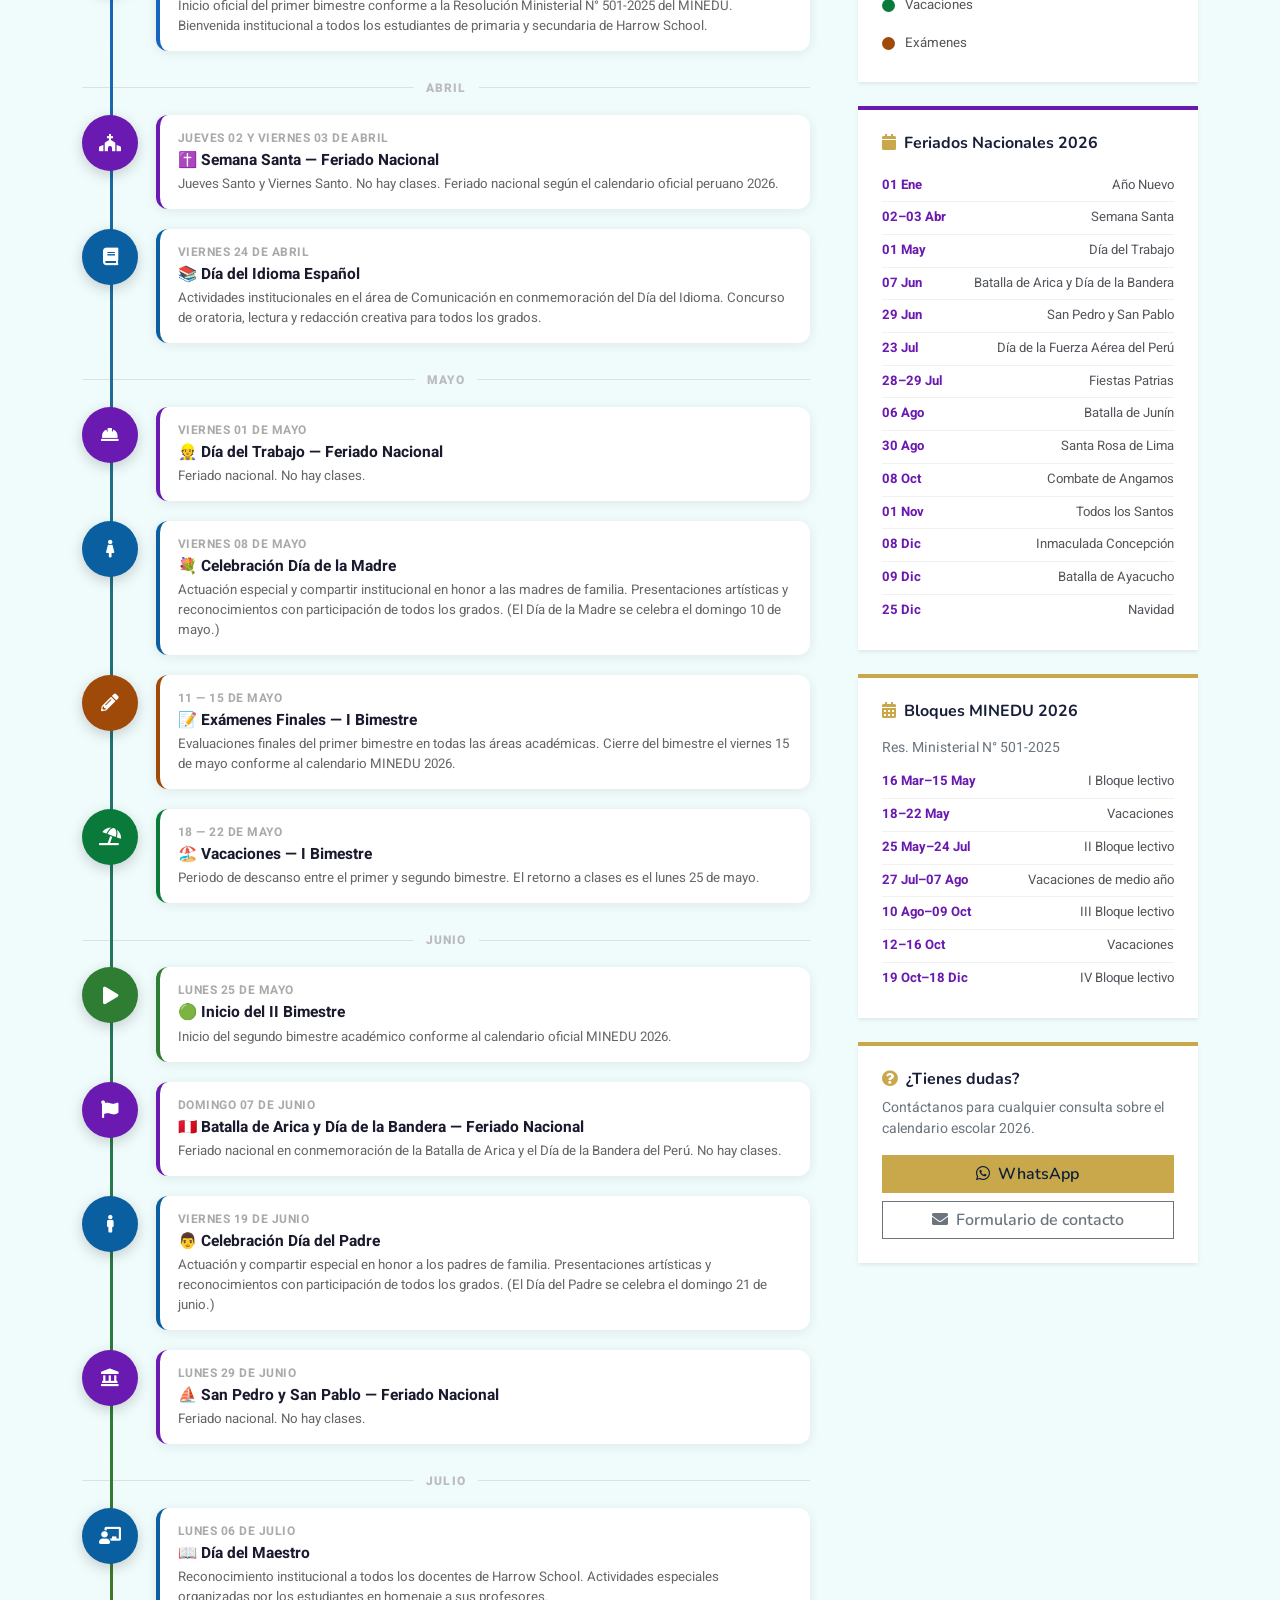
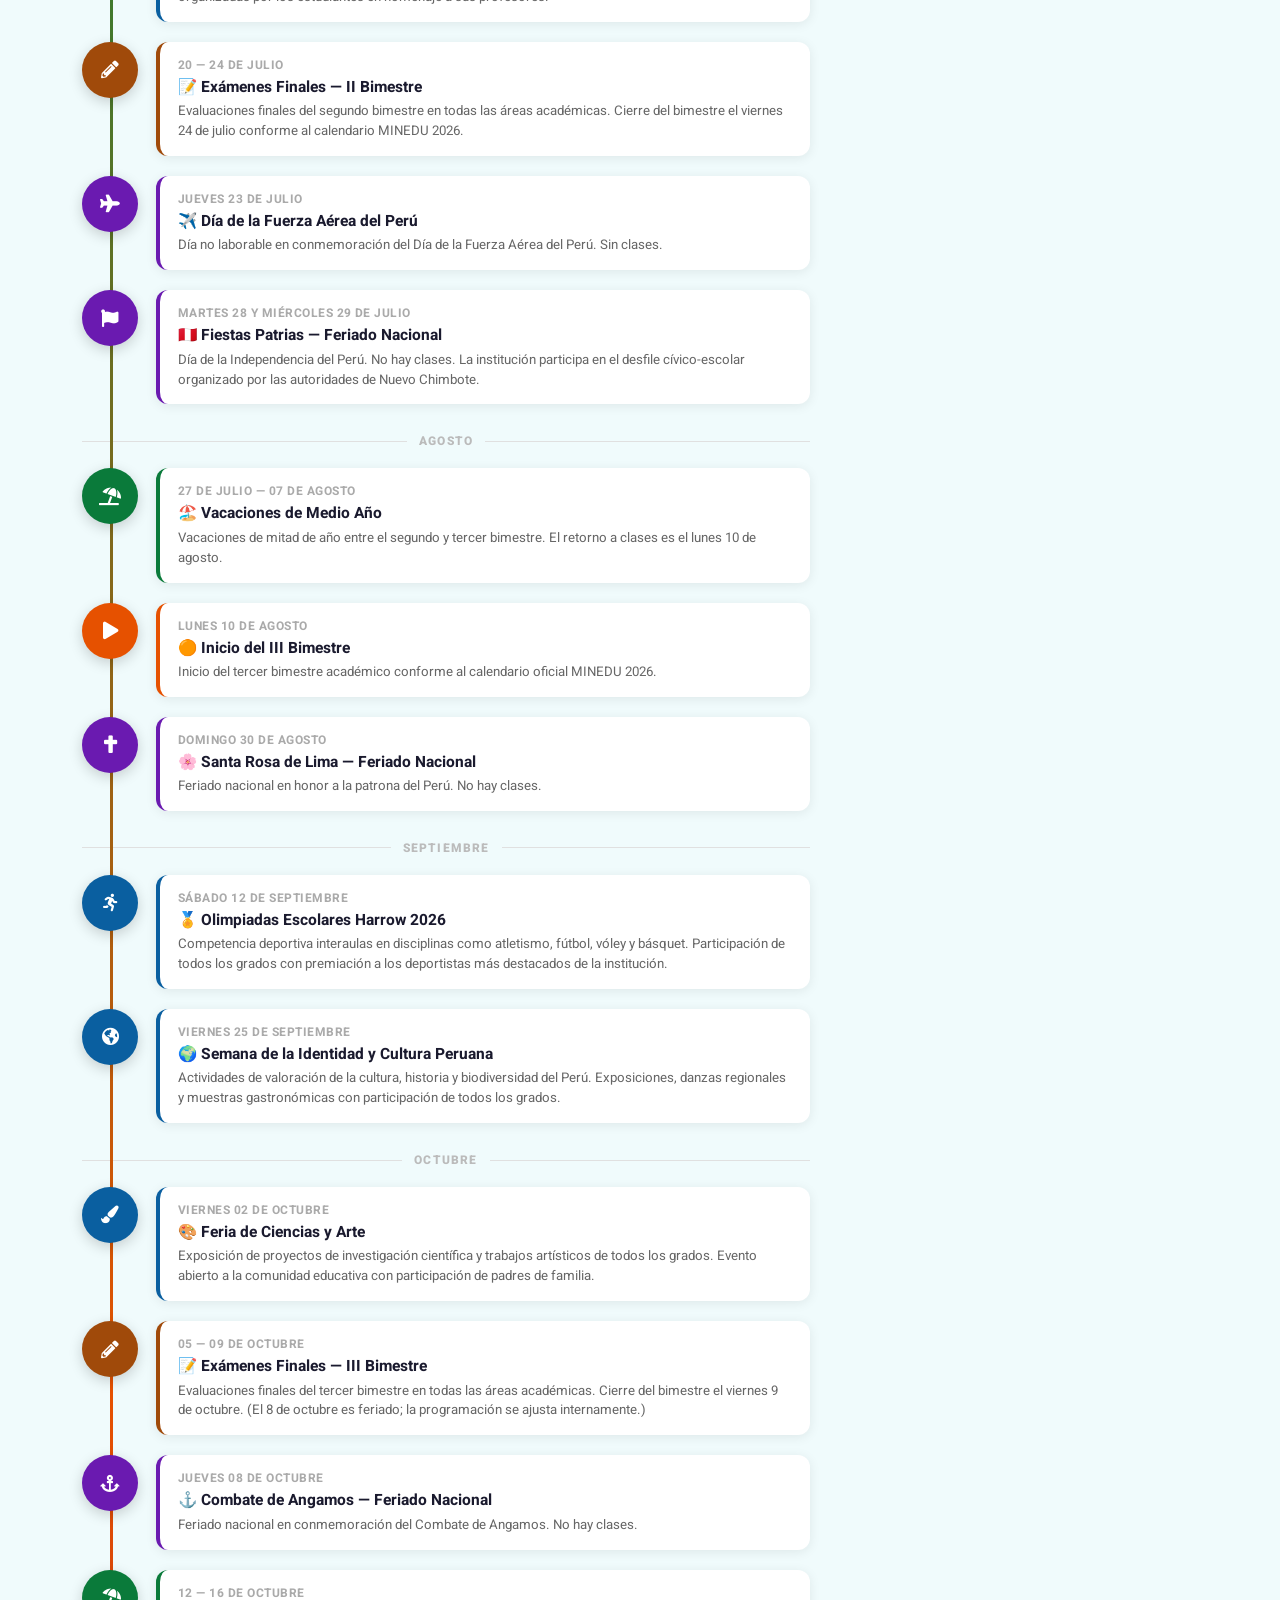
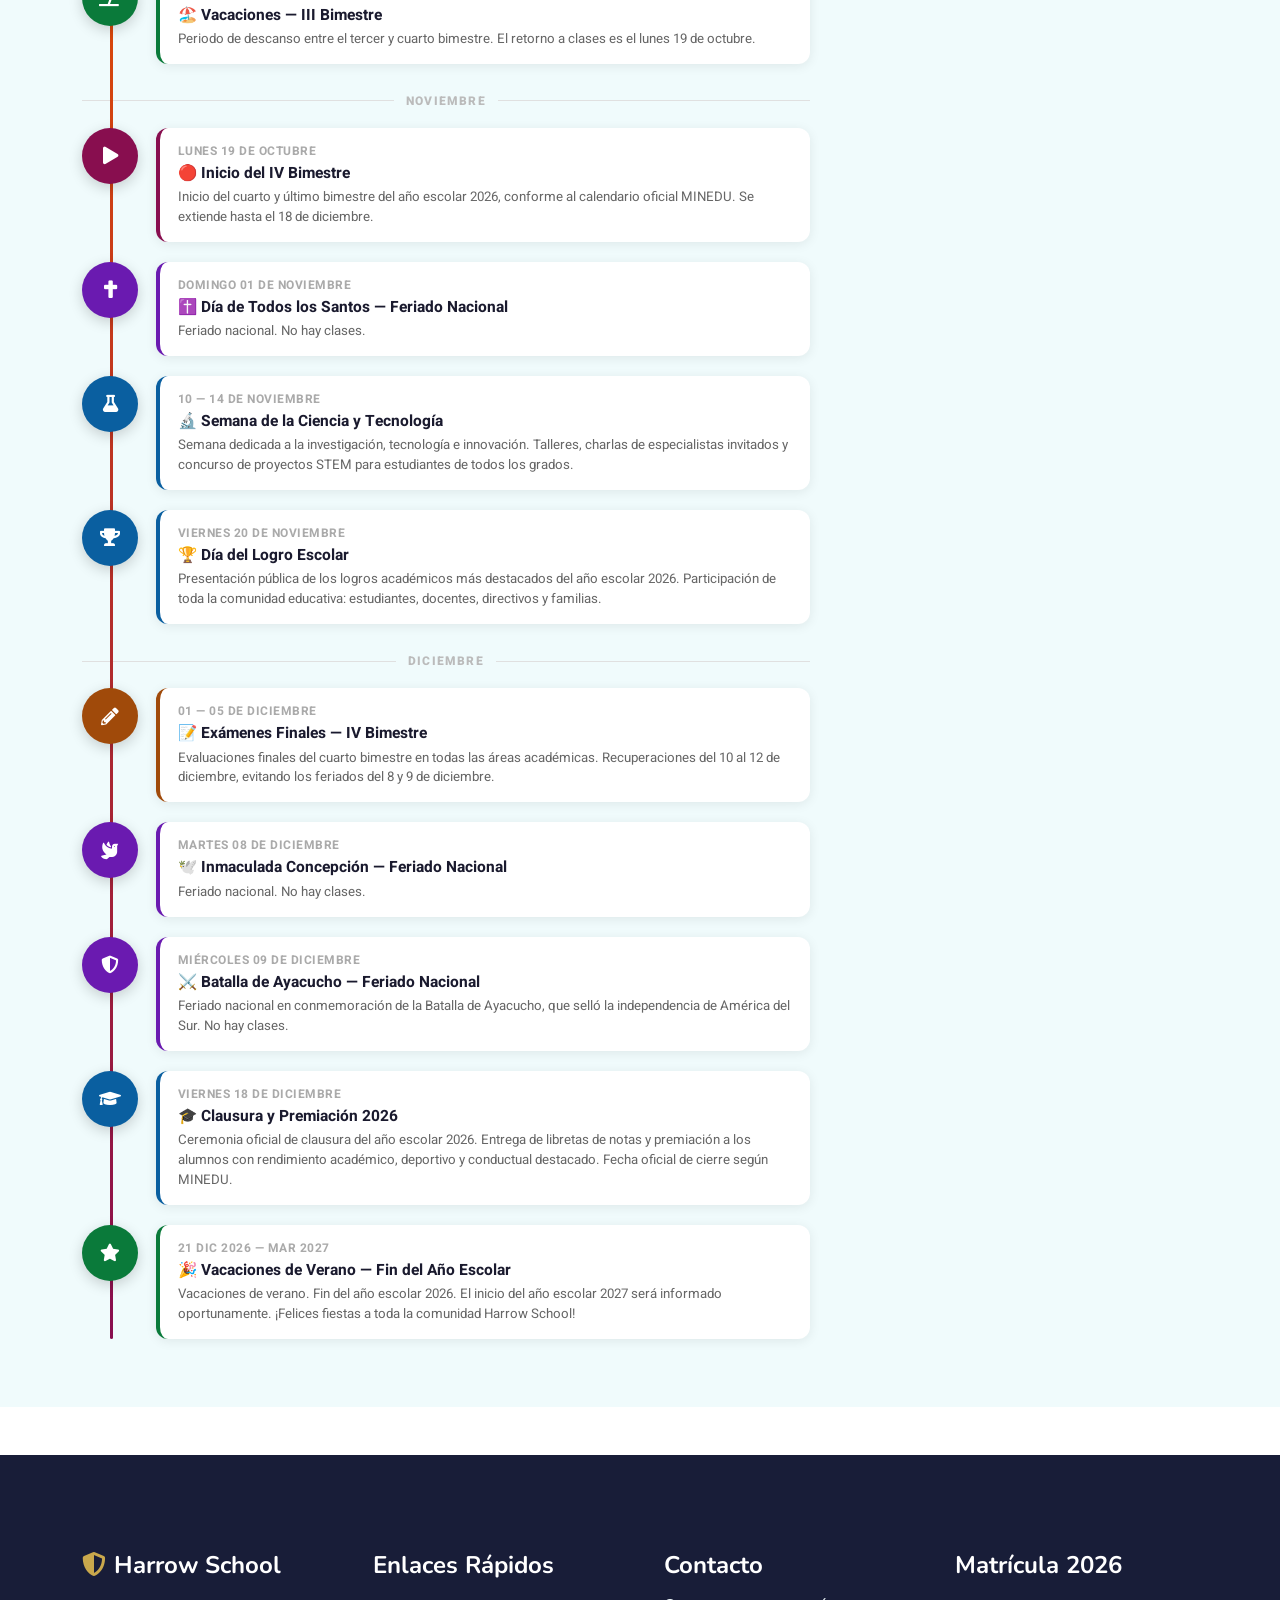
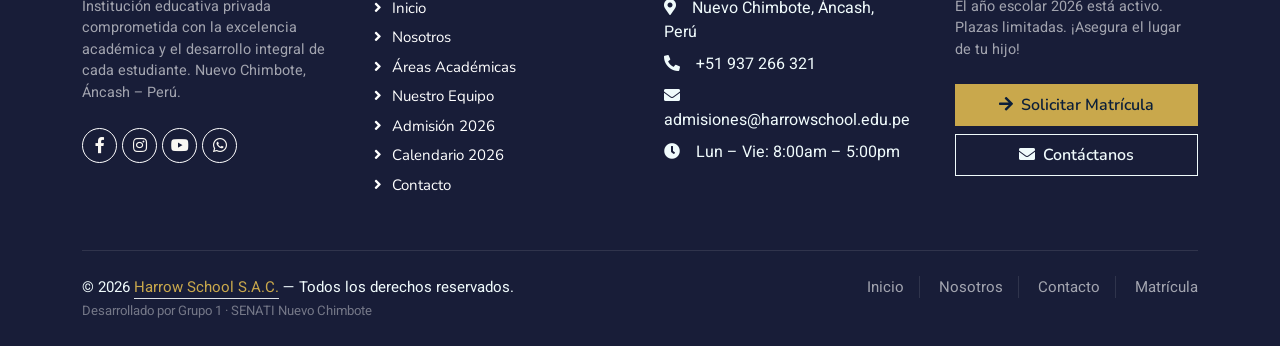
<file: calendario.html>
<!DOCTYPE html>
<html lang="es">

<head>
    <meta charset="utf-8">
    <title>Harrow School — Calendario Académico 2026</title>
    <meta content="width=device-width, initial-scale=1.0" name="viewport">
    <meta content="calendario académico, Harrow School, 2026, bimestres, feriados Perú" name="keywords">
    <meta content="Calendario Académico 2026 de Harrow School S.A.C. — Fechas importantes, bimestres, feriados y eventos escolares." name="description">

    <link href="img/logo.png" rel="icon">
    <link rel="preconnect" href="https://fonts.googleapis.com">
    <link rel="preconnect" href="https://fonts.gstatic.com" crossorigin>
    <link href="https://fonts.googleapis.com/css2?family=Heebo:wght@400;500;600&family=Nunito:wght@600;700;800&display=swap" rel="stylesheet">
    <link href="https://cdnjs.cloudflare.com/ajax/libs/font-awesome/5.10.0/css/all.min.css" rel="stylesheet">
    <link href="https://cdn.jsdelivr.net/npm/bootstrap-icons@1.4.1/font/bootstrap-icons.css" rel="stylesheet">
    <link href="lib/animate/animate.min.css" rel="stylesheet">
    <link href="css/bootstrap.min.css" rel="stylesheet">
    <link href="css/style.css" rel="stylesheet">
    <link href="css/darkmode.css" rel="stylesheet">
    <link href="css/calendario.css" rel="stylesheet">
</head>

<body>

    <!-- Spinner -->
    <div id="spinner" class="show bg-white position-fixed translate-middle w-100 vh-100 top-50 start-50 d-flex align-items-center justify-content-center">
        <div class="spinner-border text-primary" style="width:3rem;height:3rem;" role="status">
            <span class="sr-only">Cargando...</span>
        </div>
    </div>

    <!-- Navbar -->
    <nav class="navbar navbar-expand-lg bg-white navbar-light shadow sticky-top p-0">
        <a href="index.html" class="navbar-brand d-flex align-items-center px-4 px-lg-5">
            <h2 class="m-0 text-primary">
                <img src="img/logo.png" alt="Harrow School" height="45" class="me-2">Harrow School
            </h2>
        </a>
        <button type="button" class="navbar-toggler me-4" data-bs-toggle="collapse" data-bs-target="#navbarCollapse">
            <span class="navbar-toggler-icon"></span>
        </button>
        <div class="collapse navbar-collapse" id="navbarCollapse">
            <div class="navbar-nav ms-auto p-4 p-lg-0">
                <a href="index.html" class="nav-item nav-link">Inicio</a>
                <a href="nosotros.html" class="nav-item nav-link">Nosotros</a>
                <a href="cursos.html" class="nav-item nav-link">Áreas</a>
                <div class="nav-item dropdown">
                    <a href="#" class="nav-link dropdown-toggle" data-bs-toggle="dropdown">Más</a>
                    <div class="dropdown-menu fade-down m-0">
                        <a href="equipo.html" class="dropdown-item">Nuestro Equipo</a>
                        <a href="admision.html" class="dropdown-item">Admisión</a>
                        <a href="testimonial.html" class="dropdown-item">Testimonios</a>
                        <a href="calendario.html" class="dropdown-item active">Calendario 2026</a>
                    </div>
                </div>
                <a href="contacto.html" class="nav-item nav-link">Contacto</a>
            </div>
            <button id="btnDarkMode" title="Cambiar apariencia" class="me-3">
                <i class="fa fa-moon" id="iconDarkMode"></i>
            </button>
            <a href="admision.html" class="btn btn-primary py-4 px-lg-5 d-none d-lg-block">
                Matrícula 2026 <i class="fa fa-arrow-right ms-3"></i>
            </a>
        </div>
    </nav>

    <!-- Hero -->
    <div class="container-fluid p-0 mb-5">
        <div class="owl-carousel header-carousel position-relative" style="overflow:hidden;">
            <div class="owl-carousel-item position-relative" style="height:600px;">
                <img src="img/carousel-7.jpg" alt="Calendario Académico Harrow School" style="width:100%;height:600px;object-fit:cover;">
                <div class="position-absolute top-0 start-0 w-100 h-100 d-flex align-items-center"
                    style="background: rgba(11, 31, 58, .82);">
                    <div class="container">
                        <div class="row justify-content-start">
                            <div class="col-sm-10 col-lg-8">
                                <h5 class="text-primary text-uppercase mb-3 animated slideInDown">
                                    Año Escolar · Harrow School 2026
                                </h5>
                                <h1 class="display-3 text-white animated slideInDown">
                                    Calendario Académico 2026
                                </h1>
                                <p class="fs-5 text-white mb-4 pb-2">
                                    Consulta todas las fechas importantes, bimestres, feriados
                                    y eventos del año escolar 2026. Información alineada al
                                    calendario oficial del Ministerio de Educación del Perú —
                                    Resolución Ministerial N° 501-2025.
                                </p>
                                <nav aria-label="breadcrumb">
                                    <ol class="breadcrumb">
                                        <li class="breadcrumb-item"><a class="text-white" href="index.html">Inicio</a></li>
                                        <li class="breadcrumb-item text-white active" aria-current="page">Calendario 2026</li>
                                    </ol>
                                </nav>
                            </div>
                        </div>
                    </div>
                </div>
            </div>
        </div>
    </div>

    <!-- Bimestres -->
    <div class="container-xxl py-5">
        <div class="container">
            <div class="text-center wow fadeInUp" data-wow-delay="0.1s">
                <h6 class="section-title bg-white text-center text-primary px-3">Año Escolar</h6>
                <h1 class="mb-2">Organización por Bimestres</h1>
                <p class="mb-5 text-muted mx-auto" style="max-width:620px;">
                    El año escolar 2026 se organiza en cuatro bimestres de evaluación siguiendo
                    el calendario oficial del Ministerio de Educación del Perú —
                    Resolución Ministerial N° 501-2025. Inicio: 16 de marzo · Cierre: 18 de diciembre.
                </p>
            </div>

            <!-- Stats -->
            <div class="row g-3 mb-4 wow fadeInUp" data-wow-delay="0.1s">
                <div class="col-6 col-md-3">
                    <div class="stat-mini"><div class="num text-primary">4</div><div class="lbl">Bimestres</div></div>
                </div>
                <div class="col-6 col-md-3">
                    <div class="stat-mini"><div class="num" style="color:#6a1ab0;">16</div><div class="lbl">Feriados</div></div>
                </div>
                <div class="col-6 col-md-3">
                    <div class="stat-mini"><div class="num" style="color:#0a5fa0;">10</div><div class="lbl">Eventos</div></div>
                </div>
                <div class="col-6 col-md-3">
                    <div class="stat-mini"><div class="num" style="color:#a04a0a;">4</div><div class="lbl">Exámenes</div></div>
                </div>
            </div>

            <!-- Tarjetas bimestres — fechas oficiales MINEDU RM 501-2025 -->
            <div class="row g-4 wow fadeInUp" data-wow-delay="0.2s">
                <div class="col-lg-3 col-sm-6">
                    <div class="bim-card b1">
                        <div class="bim-num">I</div>
                        <h5>Primer Bimestre</h5>
                        <p>16 Mar — 15 May 2026</p>
                    </div>
                </div>
                <div class="col-lg-3 col-sm-6">
                    <div class="bim-card b2">
                        <div class="bim-num">II</div>
                        <h5>Segundo Bimestre</h5>
                        <p>25 May — 24 Jul 2026</p>
                    </div>
                </div>
                <div class="col-lg-3 col-sm-6">
                    <div class="bim-card b3">
                        <div class="bim-num">III</div>
                        <h5>Tercer Bimestre</h5>
                        <p>10 Ago — 09 Oct 2026</p>
                    </div>
                </div>
                <div class="col-lg-3 col-sm-6">
                    <div class="bim-card b4">
                        <div class="bim-num">IV</div>
                        <h5>Cuarto Bimestre</h5>
                        <p>19 Oct — 18 Dic 2026</p>
                    </div>
                </div>
            </div>
        </div>
    </div>

    <!-- Timeline + Sidebar -->
    <div class="container-xxl py-5 bg-light">
        <div class="container">
            <div class="row g-5">

                <!-- Timeline -->
                <div class="col-lg-8 wow fadeInUp" data-wow-delay="0.1s">
                    <h6 class="section-title bg-light text-start text-primary pe-3">Cronograma</h6>
                    <h1 class="mb-3">Fechas Importantes 2026</h1>

                    <!-- Filtros -->
                    <div class="d-flex flex-wrap gap-2 mb-4">
                        <button class="filter-btn active all" onclick="filtrar('all', this)">Todos</button>
                        <button class="filter-btn" onclick="filtrar('b1', this)">I Bimestre</button>
                        <button class="filter-btn" onclick="filtrar('b2', this)">II Bimestre</button>
                        <button class="filter-btn" onclick="filtrar('b3', this)">III Bimestre</button>
                        <button class="filter-btn" onclick="filtrar('b4', this)">IV Bimestre</button>
                        <button class="filter-btn" onclick="filtrar('feriado', this)">Feriados</button>
                        <button class="filter-btn" onclick="filtrar('evento', this)">Eventos</button>
                        <button class="filter-btn" onclick="filtrar('vacacion', this)">Vacaciones</button>
                        <button class="filter-btn" onclick="filtrar('examen', this)">Exámenes</button>
                    </div>

                    <div class="timeline" id="timeline">

                        <!-- MARZO -->
                        <div class="mes-sep">Marzo</div>

                        <div class="tl-item" data-tipo="b1">
                            <div class="tl-icon b1"><i class="fa fa-flag"></i></div>
                            <div class="tl-card b1">
                                <div class="tl-date">Lunes 16 de Marzo</div>
                                <div class="tl-title">🎒 Inicio del Año Escolar 2026</div>
                                <p class="tl-desc">Inicio oficial del primer bimestre conforme a la Resolución Ministerial N° 501-2025 del MINEDU. Bienvenida institucional a todos los estudiantes de primaria y secundaria de Harrow School.</p>
                            </div>
                        </div>

                        <!-- ABRIL -->
                        <div class="mes-sep">Abril</div>

                        <div class="tl-item" data-tipo="feriado">
                            <div class="tl-icon feriado"><i class="fa fa-church"></i></div>
                            <div class="tl-card feriado">
                                <div class="tl-date">Jueves 02 y Viernes 03 de Abril</div>
                                <div class="tl-title">✝️ Semana Santa — Feriado Nacional</div>
                                <p class="tl-desc">Jueves Santo y Viernes Santo. No hay clases. Feriado nacional según el calendario oficial peruano 2026.</p>
                            </div>
                        </div>

                        <div class="tl-item" data-tipo="evento">
                            <div class="tl-icon evento"><i class="fa fa-book"></i></div>
                            <div class="tl-card evento">
                                <div class="tl-date">Viernes 24 de Abril</div>
                                <div class="tl-title">📚 Día del Idioma Español</div>
                                <p class="tl-desc">Actividades institucionales en el área de Comunicación en conmemoración del Día del Idioma. Concurso de oratoria, lectura y redacción creativa para todos los grados.</p>
                            </div>
                        </div>

                        <!-- MAYO -->
                        <div class="mes-sep">Mayo</div>

                        <div class="tl-item" data-tipo="feriado">
                            <div class="tl-icon feriado"><i class="fa fa-hard-hat"></i></div>
                            <div class="tl-card feriado">
                                <div class="tl-date">Viernes 01 de Mayo</div>
                                <div class="tl-title">👷 Día del Trabajo — Feriado Nacional</div>
                                <p class="tl-desc">Feriado nacional. No hay clases.</p>
                            </div>
                        </div>

                        <div class="tl-item" data-tipo="evento">
                            <div class="tl-icon evento"><i class="fa fa-female"></i></div>
                            <div class="tl-card evento">
                                <div class="tl-date">Viernes 08 de Mayo</div>
                                <div class="tl-title">💐 Celebración Día de la Madre</div>
                                <p class="tl-desc">Actuación especial y compartir institucional en honor a las madres de familia. Presentaciones artísticas y reconocimientos con participación de todos los grados. (El Día de la Madre se celebra el domingo 10 de mayo.)</p>
                            </div>
                        </div>

                        <div class="tl-item" data-tipo="examen">
                            <div class="tl-icon examen"><i class="fa fa-pencil-alt"></i></div>
                            <div class="tl-card examen">
                                <div class="tl-date">11 — 15 de Mayo</div>
                                <div class="tl-title">📝 Exámenes Finales — I Bimestre</div>
                                <p class="tl-desc">Evaluaciones finales del primer bimestre en todas las áreas académicas. Cierre del bimestre el viernes 15 de mayo conforme al calendario MINEDU 2026.</p>
                            </div>
                        </div>

                        <div class="tl-item" data-tipo="vacacion">
                            <div class="tl-icon vacacion"><i class="fa fa-umbrella-beach"></i></div>
                            <div class="tl-card vacacion">
                                <div class="tl-date">18 — 22 de Mayo</div>
                                <div class="tl-title">🏖️ Vacaciones — I Bimestre</div>
                                <p class="tl-desc">Periodo de descanso entre el primer y segundo bimestre. El retorno a clases es el lunes 25 de mayo.</p>
                            </div>
                        </div>

                        <!-- JUNIO -->
                        <div class="mes-sep">Junio</div>

                        <div class="tl-item" data-tipo="b2">
                            <div class="tl-icon b2"><i class="fa fa-play"></i></div>
                            <div class="tl-card b2">
                                <div class="tl-date">Lunes 25 de Mayo</div>
                                <div class="tl-title">🟢 Inicio del II Bimestre</div>
                                <p class="tl-desc">Inicio del segundo bimestre académico conforme al calendario oficial MINEDU 2026.</p>
                            </div>
                        </div>

                        <div class="tl-item" data-tipo="feriado">
                            <div class="tl-icon feriado"><i class="fa fa-flag"></i></div>
                            <div class="tl-card feriado">
                                <div class="tl-date">Domingo 07 de Junio</div>
                                <div class="tl-title">🇵🇪 Batalla de Arica y Día de la Bandera — Feriado Nacional</div>
                                <p class="tl-desc">Feriado nacional en conmemoración de la Batalla de Arica y el Día de la Bandera del Perú. No hay clases.</p>
                            </div>
                        </div>

                        <div class="tl-item" data-tipo="evento">
                            <div class="tl-icon evento"><i class="fa fa-male"></i></div>
                            <div class="tl-card evento">
                                <div class="tl-date">Viernes 19 de Junio</div>
                                <div class="tl-title">👨 Celebración Día del Padre</div>
                                <p class="tl-desc">Actuación y compartir especial en honor a los padres de familia. Presentaciones artísticas y reconocimientos con participación de todos los grados. (El Día del Padre se celebra el domingo 21 de junio.)</p>
                            </div>
                        </div>

                        <div class="tl-item" data-tipo="feriado">
                            <div class="tl-icon feriado"><i class="fa fa-landmark"></i></div>
                            <div class="tl-card feriado">
                                <div class="tl-date">Lunes 29 de Junio</div>
                                <div class="tl-title">⛵ San Pedro y San Pablo — Feriado Nacional</div>
                                <p class="tl-desc">Feriado nacional. No hay clases.</p>
                            </div>
                        </div>

                        <!-- JULIO -->
                        <div class="mes-sep">Julio</div>

                        <div class="tl-item" data-tipo="evento">
                            <div class="tl-icon evento"><i class="fa fa-chalkboard-teacher"></i></div>
                            <div class="tl-card evento">
                                <div class="tl-date">Lunes 06 de Julio</div>
                                <div class="tl-title">📖 Día del Maestro</div>
                                <p class="tl-desc">Reconocimiento institucional a todos los docentes de Harrow School. Actividades especiales organizadas por los estudiantes en homenaje a sus profesores.</p>
                            </div>
                        </div>

                        <div class="tl-item" data-tipo="examen">
                            <div class="tl-icon examen"><i class="fa fa-pencil-alt"></i></div>
                            <div class="tl-card examen">
                                <div class="tl-date">20 — 24 de Julio</div>
                                <div class="tl-title">📝 Exámenes Finales — II Bimestre</div>
                                <p class="tl-desc">Evaluaciones finales del segundo bimestre en todas las áreas académicas. Cierre del bimestre el viernes 24 de julio conforme al calendario MINEDU 2026.</p>
                            </div>
                        </div>

                        <div class="tl-item" data-tipo="feriado">
                            <div class="tl-icon feriado"><i class="fa fa-plane"></i></div>
                            <div class="tl-card feriado">
                                <div class="tl-date">Jueves 23 de Julio</div>
                                <div class="tl-title">✈️ Día de la Fuerza Aérea del Perú</div>
                                <p class="tl-desc">Día no laborable en conmemoración del Día de la Fuerza Aérea del Perú. Sin clases.</p>
                            </div>
                        </div>

                        <div class="tl-item" data-tipo="feriado">
                            <div class="tl-icon feriado"><i class="fa fa-flag"></i></div>
                            <div class="tl-card feriado">
                                <div class="tl-date">Martes 28 y Miércoles 29 de Julio</div>
                                <div class="tl-title">🇵🇪 Fiestas Patrias — Feriado Nacional</div>
                                <p class="tl-desc">Día de la Independencia del Perú. No hay clases. La institución participa en el desfile cívico-escolar organizado por las autoridades de Nuevo Chimbote.</p>
                            </div>
                        </div>

                        <!-- AGOSTO -->
                        <div class="mes-sep">Agosto</div>

                        <div class="tl-item" data-tipo="vacacion">
                            <div class="tl-icon vacacion"><i class="fa fa-umbrella-beach"></i></div>
                            <div class="tl-card vacacion">
                                <div class="tl-date">27 de Julio — 07 de Agosto</div>
                                <div class="tl-title">🏖️ Vacaciones de Medio Año</div>
                                <p class="tl-desc">Vacaciones de mitad de año entre el segundo y tercer bimestre. El retorno a clases es el lunes 10 de agosto.</p>
                            </div>
                        </div>

                        <div class="tl-item" data-tipo="b3">
                            <div class="tl-icon b3"><i class="fa fa-play"></i></div>
                            <div class="tl-card b3">
                                <div class="tl-date">Lunes 10 de Agosto</div>
                                <div class="tl-title">🟠 Inicio del III Bimestre</div>
                                <p class="tl-desc">Inicio del tercer bimestre académico conforme al calendario oficial MINEDU 2026.</p>
                            </div>
                        </div>

                        <div class="tl-item" data-tipo="feriado">
                            <div class="tl-icon feriado"><i class="fa fa-cross"></i></div>
                            <div class="tl-card feriado">
                                <div class="tl-date">Domingo 30 de Agosto</div>
                                <div class="tl-title">🌸 Santa Rosa de Lima — Feriado Nacional</div>
                                <p class="tl-desc">Feriado nacional en honor a la patrona del Perú. No hay clases.</p>
                            </div>
                        </div>

                        <!-- SEPTIEMBRE -->
                        <div class="mes-sep">Septiembre</div>

                        <div class="tl-item" data-tipo="evento">
                            <div class="tl-icon evento"><i class="fa fa-running"></i></div>
                            <div class="tl-card evento">
                                <div class="tl-date">Sábado 12 de Septiembre</div>
                                <div class="tl-title">🏅 Olimpiadas Escolares Harrow 2026</div>
                                <p class="tl-desc">Competencia deportiva interaulas en disciplinas como atletismo, fútbol, vóley y básquet. Participación de todos los grados con premiación a los deportistas más destacados de la institución.</p>
                            </div>
                        </div>

                        <div class="tl-item" data-tipo="evento">
                            <div class="tl-icon evento"><i class="fa fa-globe-americas"></i></div>
                            <div class="tl-card evento">
                                <div class="tl-date">Viernes 25 de Septiembre</div>
                                <div class="tl-title">🌍 Semana de la Identidad y Cultura Peruana</div>
                                <p class="tl-desc">Actividades de valoración de la cultura, historia y biodiversidad del Perú. Exposiciones, danzas regionales y muestras gastronómicas con participación de todos los grados.</p>
                            </div>
                        </div>

                        <!-- OCTUBRE -->
                        <div class="mes-sep">Octubre</div>

                        <div class="tl-item" data-tipo="evento">
                            <div class="tl-icon evento"><i class="fa fa-paint-brush"></i></div>
                            <div class="tl-card evento">
                                <div class="tl-date">Viernes 02 de Octubre</div>
                                <div class="tl-title">🎨 Feria de Ciencias y Arte</div>
                                <p class="tl-desc">Exposición de proyectos de investigación científica y trabajos artísticos de todos los grados. Evento abierto a la comunidad educativa con participación de padres de familia.</p>
                            </div>
                        </div>

                        <div class="tl-item" data-tipo="examen">
                            <div class="tl-icon examen"><i class="fa fa-pencil-alt"></i></div>
                            <div class="tl-card examen">
                                <div class="tl-date">05 — 09 de Octubre</div>
                                <div class="tl-title">📝 Exámenes Finales — III Bimestre</div>
                                <p class="tl-desc">Evaluaciones finales del tercer bimestre en todas las áreas académicas. Cierre del bimestre el viernes 9 de octubre. (El 8 de octubre es feriado; la programación se ajusta internamente.)</p>
                            </div>
                        </div>

                        <div class="tl-item" data-tipo="feriado">
                            <div class="tl-icon feriado"><i class="fa fa-anchor"></i></div>
                            <div class="tl-card feriado">
                                <div class="tl-date">Jueves 08 de Octubre</div>
                                <div class="tl-title">⚓ Combate de Angamos — Feriado Nacional</div>
                                <p class="tl-desc">Feriado nacional en conmemoración del Combate de Angamos. No hay clases.</p>
                            </div>
                        </div>

                        <div class="tl-item" data-tipo="vacacion">
                            <div class="tl-icon vacacion"><i class="fa fa-umbrella-beach"></i></div>
                            <div class="tl-card vacacion">
                                <div class="tl-date">12 — 16 de Octubre</div>
                                <div class="tl-title">🏖️ Vacaciones — III Bimestre</div>
                                <p class="tl-desc">Periodo de descanso entre el tercer y cuarto bimestre. El retorno a clases es el lunes 19 de octubre.</p>
                            </div>
                        </div>

                        <!-- NOVIEMBRE -->
                        <div class="mes-sep">Noviembre</div>

                        <div class="tl-item" data-tipo="b4">
                            <div class="tl-icon b4"><i class="fa fa-play"></i></div>
                            <div class="tl-card b4">
                                <div class="tl-date">Lunes 19 de Octubre</div>
                                <div class="tl-title">🔴 Inicio del IV Bimestre</div>
                                <p class="tl-desc">Inicio del cuarto y último bimestre del año escolar 2026, conforme al calendario oficial MINEDU. Se extiende hasta el 18 de diciembre.</p>
                            </div>
                        </div>

                        <div class="tl-item" data-tipo="feriado">
                            <div class="tl-icon feriado"><i class="fa fa-cross"></i></div>
                            <div class="tl-card feriado">
                                <div class="tl-date">Domingo 01 de Noviembre</div>
                                <div class="tl-title">✝️ Día de Todos los Santos — Feriado Nacional</div>
                                <p class="tl-desc">Feriado nacional. No hay clases.</p>
                            </div>
                        </div>

                        <div class="tl-item" data-tipo="evento">
                            <div class="tl-icon evento"><i class="fa fa-flask"></i></div>
                            <div class="tl-card evento">
                                <div class="tl-date">10 — 14 de Noviembre</div>
                                <div class="tl-title">🔬 Semana de la Ciencia y Tecnología</div>
                                <p class="tl-desc">Semana dedicada a la investigación, tecnología e innovación. Talleres, charlas de especialistas invitados y concurso de proyectos STEM para estudiantes de todos los grados.</p>
                            </div>
                        </div>

                        <div class="tl-item" data-tipo="evento">
                            <div class="tl-icon evento"><i class="fa fa-trophy"></i></div>
                            <div class="tl-card evento">
                                <div class="tl-date">Viernes 20 de Noviembre</div>
                                <div class="tl-title">🏆 Día del Logro Escolar</div>
                                <p class="tl-desc">Presentación pública de los logros académicos más destacados del año escolar 2026. Participación de toda la comunidad educativa: estudiantes, docentes, directivos y familias.</p>
                            </div>
                        </div>

                        <!-- DICIEMBRE -->
                        <div class="mes-sep">Diciembre</div>

                        <div class="tl-item" data-tipo="examen">
                            <div class="tl-icon examen"><i class="fa fa-pencil-alt"></i></div>
                            <div class="tl-card examen">
                                <div class="tl-date">01 — 05 de Diciembre</div>
                                <div class="tl-title">📝 Exámenes Finales — IV Bimestre</div>
                                <p class="tl-desc">Evaluaciones finales del cuarto bimestre en todas las áreas académicas. Recuperaciones del 10 al 12 de diciembre, evitando los feriados del 8 y 9 de diciembre.</p>
                            </div>
                        </div>

                        <div class="tl-item" data-tipo="feriado">
                            <div class="tl-icon feriado"><i class="fa fa-dove"></i></div>
                            <div class="tl-card feriado">
                                <div class="tl-date">Martes 08 de Diciembre</div>
                                <div class="tl-title">🕊️ Inmaculada Concepción — Feriado Nacional</div>
                                <p class="tl-desc">Feriado nacional. No hay clases.</p>
                            </div>
                        </div>

                        <div class="tl-item" data-tipo="feriado">
                            <div class="tl-icon feriado"><i class="fa fa-shield-alt"></i></div>
                            <div class="tl-card feriado">
                                <div class="tl-date">Miércoles 09 de Diciembre</div>
                                <div class="tl-title">⚔️ Batalla de Ayacucho — Feriado Nacional</div>
                                <p class="tl-desc">Feriado nacional en conmemoración de la Batalla de Ayacucho, que selló la independencia de América del Sur. No hay clases.</p>
                            </div>
                        </div>

                        <div class="tl-item" data-tipo="evento">
                            <div class="tl-icon evento"><i class="fa fa-graduation-cap"></i></div>
                            <div class="tl-card evento">
                                <div class="tl-date">Viernes 18 de Diciembre</div>
                                <div class="tl-title">🎓 Clausura y Premiación 2026</div>
                                <p class="tl-desc">Ceremonia oficial de clausura del año escolar 2026. Entrega de libretas de notas y premiación a los alumnos con rendimiento académico, deportivo y conductual destacado. Fecha oficial de cierre según MINEDU.</p>
                            </div>
                        </div>

                        <div class="tl-item" data-tipo="vacacion">
                            <div class="tl-icon vacacion"><i class="fa fa-star"></i></div>
                            <div class="tl-card vacacion">
                                <div class="tl-date">21 Dic 2026 — Mar 2027</div>
                                <div class="tl-title">🎉 Vacaciones de Verano — Fin del Año Escolar</div>
                                <p class="tl-desc">Vacaciones de verano. Fin del año escolar 2026. El inicio del año escolar 2027 será informado oportunamente. ¡Felices fiestas a toda la comunidad Harrow School!</p>
                            </div>
                        </div>

                    </div><!-- /timeline -->
                </div>

                <!-- Sidebar -->
                <div class="col-lg-4 wow fadeInUp" data-wow-delay="0.3s">
                    <div class="sidebar-sticky">

                        <!-- Leyenda -->
                        <div class="bg-white rounded p-4 mb-4 shadow-sm" style="border-top:4px solid var(--primary);">
                            <h6 class="fw-bold mb-3"><i class="fa fa-info-circle text-primary me-2"></i>Leyenda</h6>
                            <div class="d-flex flex-column gap-2">
                                <div class="leyenda-item"><div class="leyenda-dot" style="background:#1565c0;"></div><span>I Bimestre (Mar – May)</span></div>
                                <div class="leyenda-item"><div class="leyenda-dot" style="background:#2e7d32;"></div><span>II Bimestre (May – Jul)</span></div>
                                <div class="leyenda-item"><div class="leyenda-dot" style="background:#e65100;"></div><span>III Bimestre (Ago – Oct)</span></div>
                                <div class="leyenda-item"><div class="leyenda-dot" style="background:#880e4f;"></div><span>IV Bimestre (Oct – Dic)</span></div>
                                <div class="leyenda-item"><div class="leyenda-dot" style="background:#6a1ab0;"></div><span>Feriado Nacional</span></div>
                                <div class="leyenda-item"><div class="leyenda-dot" style="background:#0a5fa0;"></div><span>Evento Escolar</span></div>
                                <div class="leyenda-item"><div class="leyenda-dot" style="background:#0a7a3a;"></div><span>Vacaciones</span></div>
                                <div class="leyenda-item"><div class="leyenda-dot" style="background:#a04a0a;"></div><span>Exámenes</span></div>
                            </div>
                        </div>

                        <!-- Feriados nacionales completos y verificados -->
                        <div class="bg-white rounded p-4 mb-4 shadow-sm" style="border-top:4px solid #6a1ab0;">
                            <h6 class="fw-bold mb-3"><i class="fa fa-calendar text-primary me-2"></i>Feriados Nacionales 2026</h6>
                            <div class="feriado-row"><span class="feriado-date">01 Ene</span><span>Año Nuevo</span></div>
                            <div class="feriado-row"><span class="feriado-date">02–03 Abr</span><span>Semana Santa</span></div>
                            <div class="feriado-row"><span class="feriado-date">01 May</span><span>Día del Trabajo</span></div>
                            <div class="feriado-row"><span class="feriado-date">07 Jun</span><span>Batalla de Arica y Día de la Bandera</span></div>
                            <div class="feriado-row"><span class="feriado-date">29 Jun</span><span>San Pedro y San Pablo</span></div>
                            <div class="feriado-row"><span class="feriado-date">23 Jul</span><span>Día de la Fuerza Aérea del Perú</span></div>
                            <div class="feriado-row"><span class="feriado-date">28–29 Jul</span><span>Fiestas Patrias</span></div>
                            <div class="feriado-row"><span class="feriado-date">06 Ago</span><span>Batalla de Junín</span></div>
                            <div class="feriado-row"><span class="feriado-date">30 Ago</span><span>Santa Rosa de Lima</span></div>
                            <div class="feriado-row"><span class="feriado-date">08 Oct</span><span>Combate de Angamos</span></div>
                            <div class="feriado-row"><span class="feriado-date">01 Nov</span><span>Todos los Santos</span></div>
                            <div class="feriado-row"><span class="feriado-date">08 Dic</span><span>Inmaculada Concepción</span></div>
                            <div class="feriado-row"><span class="feriado-date">09 Dic</span><span>Batalla de Ayacucho</span></div>
                            <div class="feriado-row"><span class="feriado-date">25 Dic</span><span>Navidad</span></div>
                        </div>

                        <!-- Bloques MINEDU -->
                        <div class="bg-white rounded p-4 mb-4 shadow-sm" style="border-top:4px solid var(--primary);">
                            <h6 class="fw-bold mb-3"><i class="fa fa-calendar-alt text-primary me-2"></i>Bloques MINEDU 2026</h6>
                            <p class="small text-muted mb-2">Res. Ministerial N° 501-2025</p>
                            <div class="feriado-row"><span class="feriado-date" style="min-width:95px;">16 Mar–15 May</span><span>I Bloque lectivo</span></div>
                            <div class="feriado-row"><span class="feriado-date" style="min-width:95px;">18–22 May</span><span>Vacaciones</span></div>
                            <div class="feriado-row"><span class="feriado-date" style="min-width:95px;">25 May–24 Jul</span><span>II Bloque lectivo</span></div>
                            <div class="feriado-row"><span class="feriado-date" style="min-width:95px;">27 Jul–07 Ago</span><span>Vacaciones de medio año</span></div>
                            <div class="feriado-row"><span class="feriado-date" style="min-width:95px;">10 Ago–09 Oct</span><span>III Bloque lectivo</span></div>
                            <div class="feriado-row"><span class="feriado-date" style="min-width:95px;">12–16 Oct</span><span>Vacaciones</span></div>
                            <div class="feriado-row"><span class="feriado-date" style="min-width:95px;">19 Oct–18 Dic</span><span>IV Bloque lectivo</span></div>
                        </div>

                        <!-- Contacto -->
                        <div class="bg-white rounded p-4 shadow-sm" style="border-top:4px solid var(--primary);">
                            <h6 class="fw-bold mb-2"><i class="fa fa-question-circle text-primary me-2"></i>¿Tienes dudas?</h6>
                            <p class="small text-muted mb-3">Contáctanos para cualquier consulta sobre el calendario escolar 2026.</p>
                            <a href="https://wa.me/51937266321" target="_blank" class="btn btn-primary w-100 mb-2">
                                <i class="fab fa-whatsapp me-2"></i>WhatsApp
                            </a>
                            <a href="contacto.html" class="btn btn-outline-secondary w-100">
                                <i class="fa fa-envelope me-2"></i>Formulario de contacto
                            </a>
                        </div>

                    </div>
                </div>

            </div>
        </div>
    </div>

    <!-- Footer -->
    <div class="container-fluid bg-dark text-light footer pt-5 mt-5 wow fadeIn" data-wow-delay="0.1s">
        <div class="container py-5">
            <div class="row g-5">
                <div class="col-lg-3 col-md-6">
                    <h4 class="text-white mb-3"><i class="fa fa-shield-alt text-primary me-2"></i>Harrow School</h4>
                    <p class="mb-3" style="color:rgba(255,255,255,0.6);font-size:0.9rem;">
                        Institución educativa privada comprometida con la excelencia académica y el desarrollo integral de cada estudiante. Nuevo Chimbote, Áncash – Perú.
                    </p>
                    <div class="d-flex pt-2">
                        <a class="btn btn-outline-light btn-social" href="https://www.facebook.com/harrowbangkok/" target="_blank"><i class="fab fa-facebook-f"></i></a>
                        <a class="btn btn-outline-light btn-social" href="https://www.instagram.com/harrow.school/" target="_blank"><i class="fab fa-instagram"></i></a>
                        <a class="btn btn-outline-light btn-social" href="https://www.youtube.com/@aislharrowschools" target="_blank"><i class="fab fa-youtube"></i></a>
                        <a class="btn btn-outline-light btn-social" href="https://wa.me/51937266321" target="_blank"><i class="fab fa-whatsapp"></i></a>
                    </div>
                </div>
                <div class="col-lg-3 col-md-6">
                    <h4 class="text-white mb-3">Enlaces Rápidos</h4>
                    <a class="btn btn-link" href="index.html">Inicio</a>
                    <a class="btn btn-link" href="nosotros.html">Nosotros</a>
                    <a class="btn btn-link" href="cursos.html">Áreas Académicas</a>
                    <a class="btn btn-link" href="equipo.html">Nuestro Equipo</a>
                    <a class="btn btn-link" href="admision.html">Admisión 2026</a>
                    <a class="btn btn-link" href="calendario.html">Calendario 2026</a>
                    <a class="btn btn-link" href="contacto.html">Contacto</a>
                </div>
                <div class="col-lg-3 col-md-6">
                    <h4 class="text-white mb-3">Contacto</h4>
                    <p class="mb-2"><i class="fa fa-map-marker-alt me-3"></i>Nuevo Chimbote, Áncash, Perú</p>
                    <p class="mb-2"><i class="fa fa-phone-alt me-3"></i>+51 937 266 321</p>
                    <p class="mb-2"><i class="fa fa-envelope me-3"></i>admisiones@harrowschool.edu.pe</p>
                    <p class="mb-2"><i class="fa fa-clock me-3"></i>Lun – Vie: 8:00am – 5:00pm</p>
                </div>
                <div class="col-lg-3 col-md-6">
                    <h4 class="text-white mb-3">Matrícula 2026</h4>
                    <p style="color:rgba(255,255,255,0.6);font-size:0.9rem;">El año escolar 2026 está activo. Plazas limitadas. ¡Asegura el lugar de tu hijo!</p>
                    <a href="admision.html" class="btn btn-primary w-100 py-2 mt-2"><i class="fa fa-arrow-right me-2"></i>Solicitar Matrícula</a>
                    <a href="contacto.html" class="btn btn-outline-light w-100 py-2 mt-2"><i class="fa fa-envelope me-2"></i>Contáctanos</a>
                </div>
            </div>
        </div>
        <div class="container">
            <div class="copyright">
                <div class="row">
                    <div class="col-md-6 text-center text-md-start mb-3 mb-md-0">
                        &copy; 2026 <a class="border-bottom" href="index.html">Harrow School S.A.C.</a> — Todos los derechos reservados.
                        <br><small style="color:rgba(255,255,255,0.4);">Desarrollado por Grupo 1 · SENATI Nuevo Chimbote</small>
                    </div>
                    <div class="col-md-6 text-center text-md-end">
                        <div class="footer-menu">
                            <a href="index.html">Inicio</a>
                            <a href="nosotros.html">Nosotros</a>
                            <a href="contacto.html">Contacto</a>
                            <a href="admision.html">Matrícula</a>
                        </div>
                    </div>
                </div>
            </div>
        </div>
    </div>

    <a href="#" class="btn btn-lg btn-primary btn-lg-square back-to-top"><i class="bi bi-arrow-up"></i></a>

    <script src="https://code.jquery.com/jquery-3.4.1.min.js"></script>
    <script src="https://cdn.jsdelivr.net/npm/bootstrap@5.0.0/dist/js/bootstrap.bundle.min.js"></script>
    <script src="lib/wow/wow.min.js"></script>
    <script src="lib/easing/easing.min.js"></script>
    <script src="lib/waypoints/waypoints.min.js"></script>
    <script src="js/main.js"></script>
    <script src="js/calendario.js"></script>
    <script src="js/darkmode.js"></script>
</body>
</html>
</file>
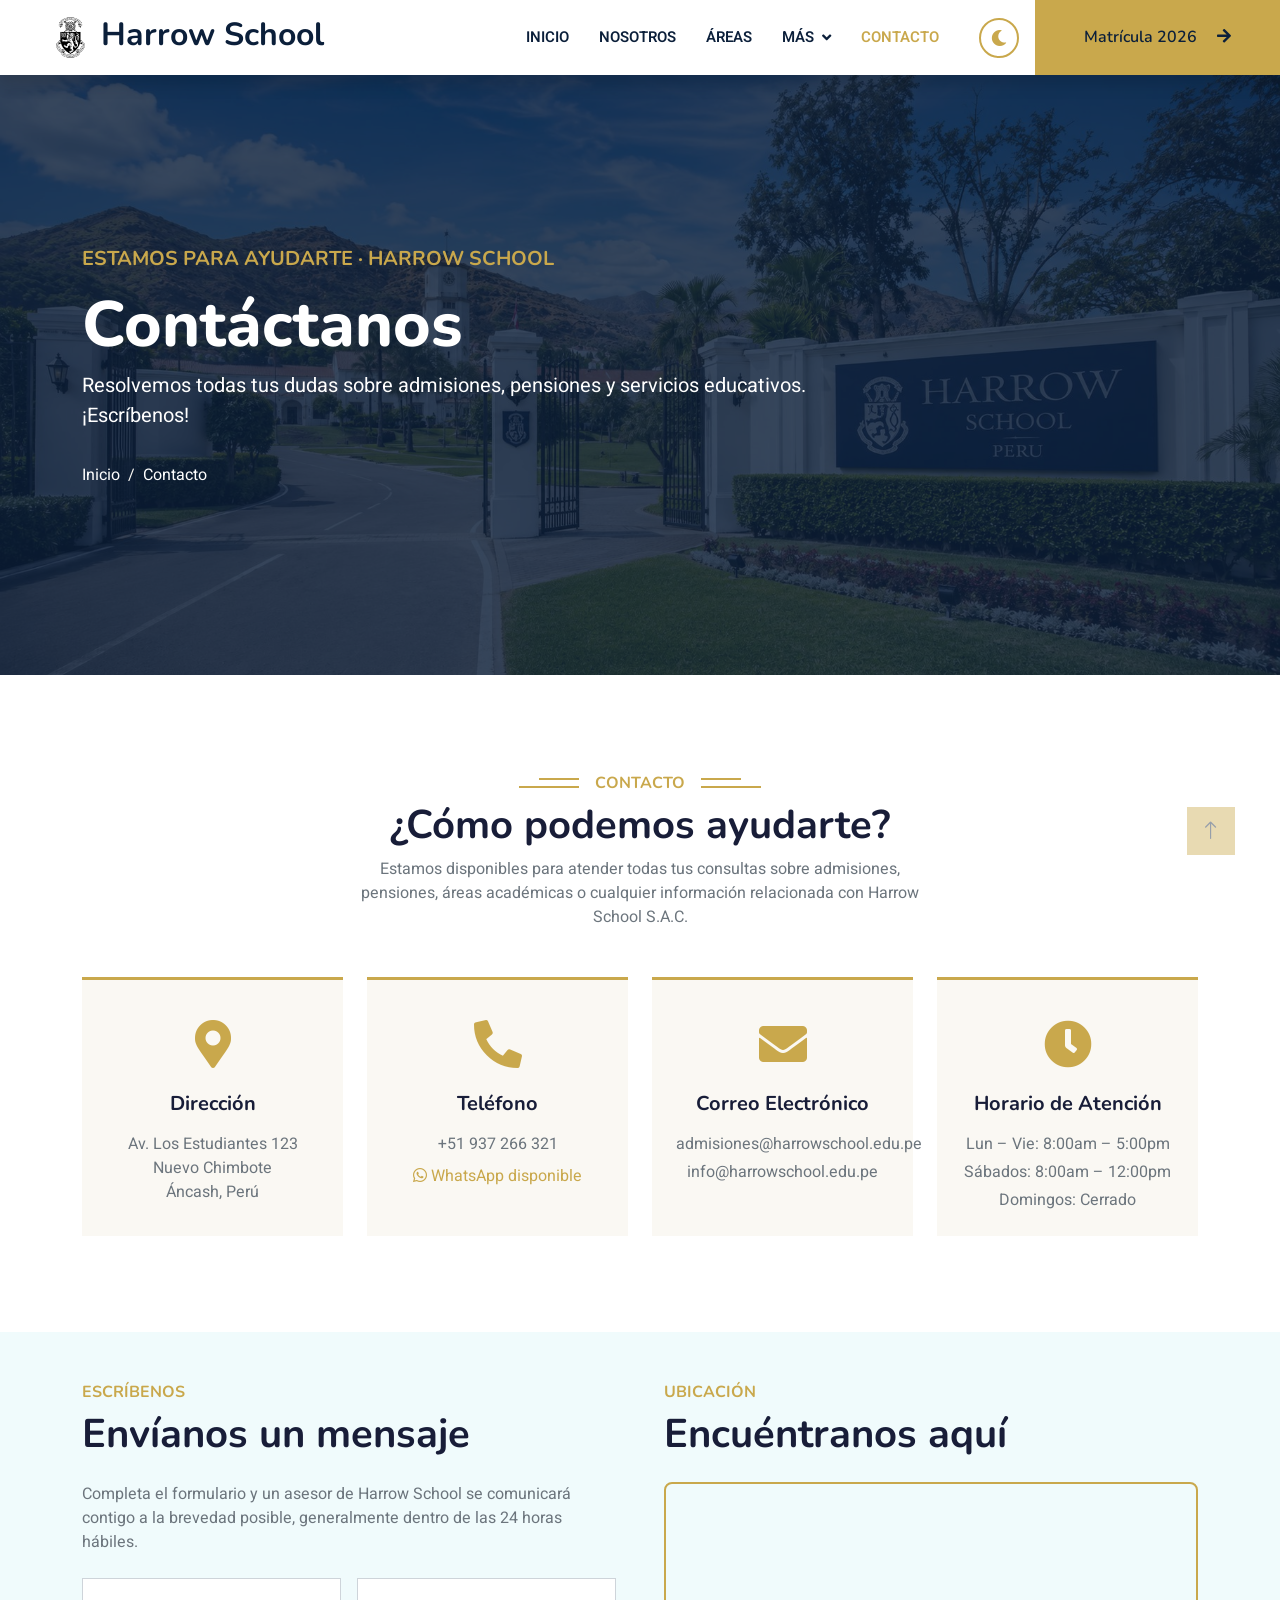
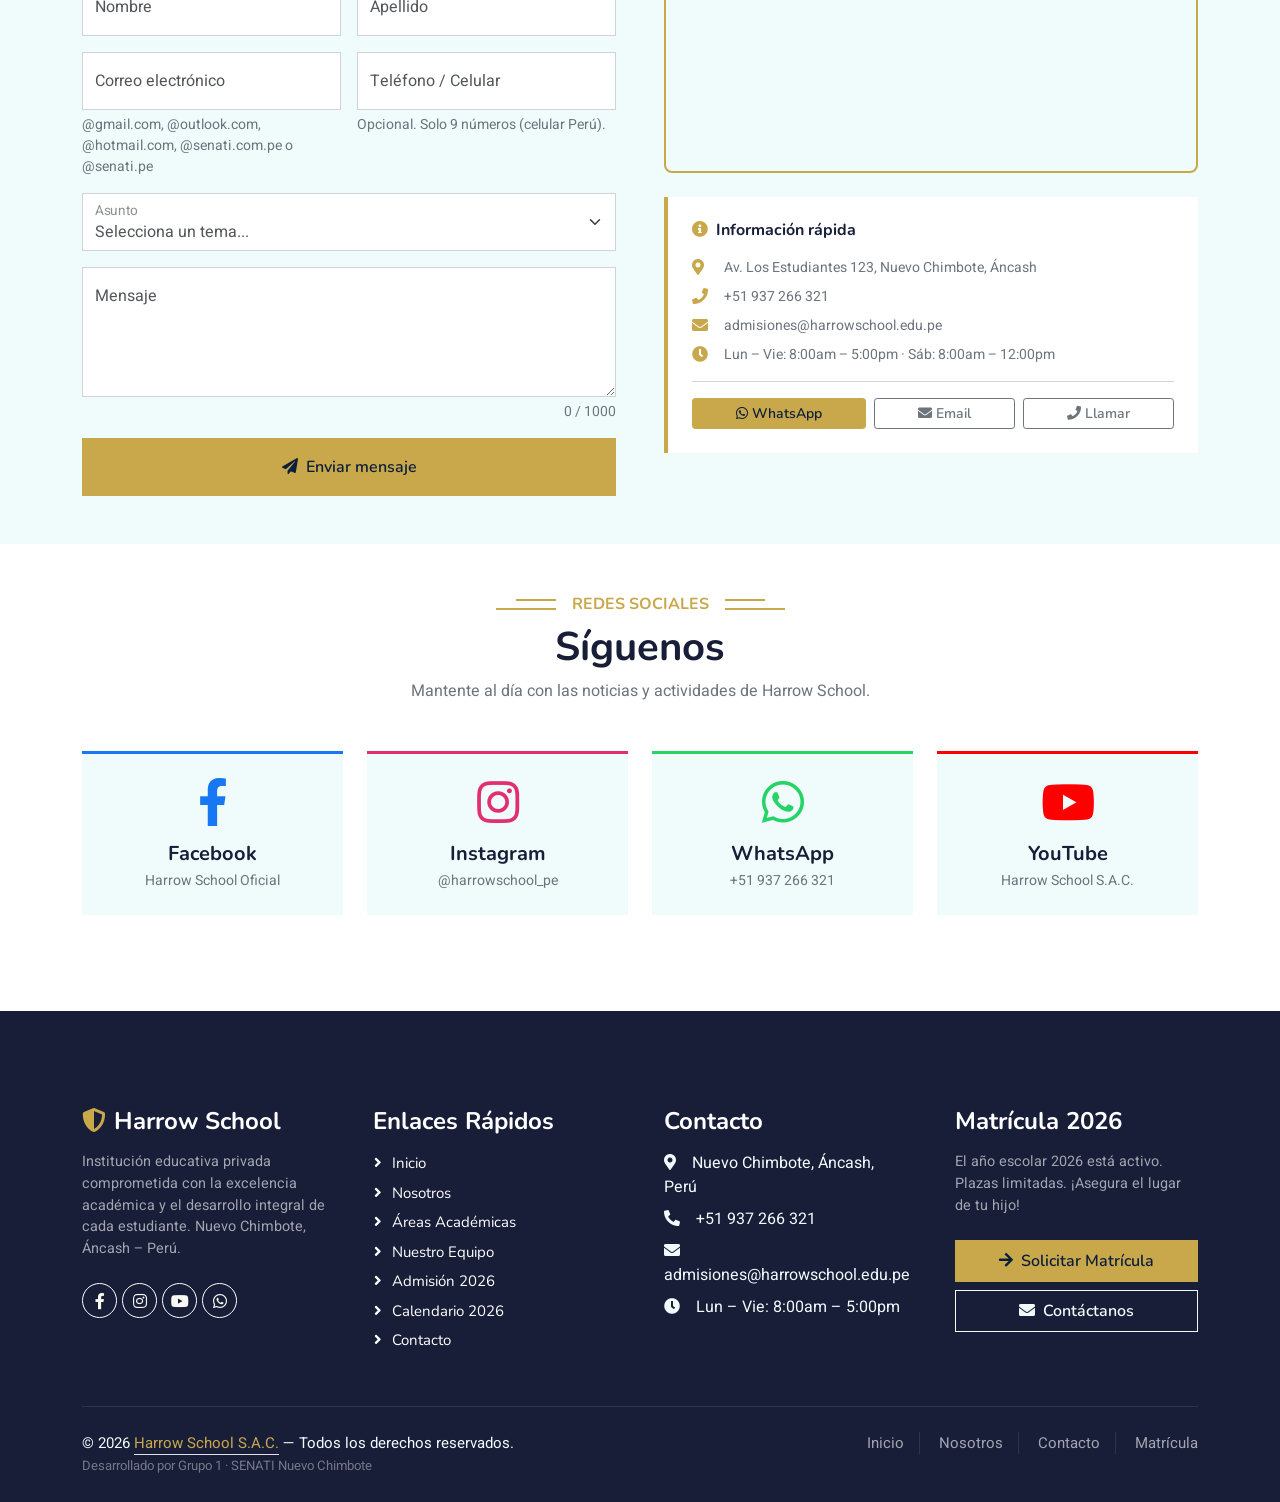
<file: contact.html>
<!DOCTYPE html>
<html lang="es">

<head>
    <meta charset="utf-8">
    <title>Harrow School — Contacto</title>
    <meta content="width=device-width, initial-scale=1.0" name="viewport">
    <meta content="Harrow School, contacto, dirección, teléfono, correo, Nuevo Chimbote" name="keywords">
    <meta content="Contáctate con Harrow School S.A.C. para más información sobre admisiones y servicios educativos." name="description">

    <link href="img/logo.png" rel="icon">

    <link rel="preconnect" href="https://fonts.googleapis.com">
    <link rel="preconnect" href="https://fonts.gstatic.com" crossorigin>
    <link href="https://fonts.googleapis.com/css2?family=Heebo:wght@400;500;600&family=Nunito:wght@600;700;800&display=swap" rel="stylesheet">

    <link href="https://cdnjs.cloudflare.com/ajax/libs/font-awesome/5.10.0/css/all.min.css" rel="stylesheet">
    <link href="https://cdn.jsdelivr.net/npm/bootstrap-icons@1.4.1/font/bootstrap-icons.css" rel="stylesheet">

    <link href="lib/animate/animate.min.css" rel="stylesheet">
    <link href="lib/owlcarousel/assets/owl.carousel.min.css" rel="stylesheet">

    <link href="css/bootstrap.min.css" rel="stylesheet">
    <link href="css/style.css" rel="stylesheet">
    <link href="css/darkmode.css" rel="stylesheet">
</head>

<body>

    <!-- ══ Spinner ══ -->
    <div id="spinner" class="show bg-white position-fixed translate-middle w-100 vh-100 top-50 start-50 d-flex align-items-center justify-content-center">
        <div class="spinner-border text-primary" style="width: 3rem; height: 3rem;" role="status">
            <span class="sr-only">Cargando...</span>
        </div>
    </div>


    <!-- ══ Navbar ══ -->
    <nav class="navbar navbar-expand-lg bg-white navbar-light shadow sticky-top p-0">
        <a href="index.html" class="navbar-brand d-flex align-items-center px-4 px-lg-5">
            <h2 class="m-0 text-primary">
                <img src="img/logo.png" alt="Harrow School" height="45" class="me-2">Harrow School
            </h2>
        </a>
        <button type="button" class="navbar-toggler me-4" data-bs-toggle="collapse" data-bs-target="#navbarCollapse">
            <span class="navbar-toggler-icon"></span>
        </button>
        <div class="collapse navbar-collapse" id="navbarCollapse">
            <div class="navbar-nav ms-auto p-4 p-lg-0">
                <a href="index.html" class="nav-item nav-link">Inicio</a>
                <a href="about.html" class="nav-item nav-link">Nosotros</a>
                <a href="cursos.html" class="nav-item nav-link">Áreas</a>
                <div class="nav-item dropdown">
                    <a href="#" class="nav-link dropdown-toggle" data-bs-toggle="dropdown">Más</a>
                    <div class="dropdown-menu fade-down m-0">
                        <a href="equipo.html" class="dropdown-item">Nuestro Equipo</a>
                        <a href="admision.html" class="dropdown-item">Admisión</a>
                        <a href="testimonial.html" class="dropdown-item">Testimonios</a>
                        <a href="calendario.html" class="dropdown-item">Calendario</a>
                    </div>
                </div>
                <a href="contact.html" class="nav-item nav-link active">Contacto</a>
            </div>
            <button id="btnDarkMode" title="Cambiar apariencia" class="me-3">
                <i class="fa fa-moon" id="iconDarkMode"></i>
            </button>
            <a href="admision.html" class="btn btn-primary py-4 px-lg-5 d-none d-lg-block">
                Matrícula 2026 <i class="fa fa-arrow-right ms-3"></i>
            </a>
        </div>
    </nav>


<!-- ══ Carousel Hero — Contacto ══ -->
<div class="container-fluid p-0 mb-5">
    <div class="owl-carousel header-carousel position-relative" style="overflow:hidden;">
        <div class="owl-carousel-item position-relative" style="height:600px;">
            <img src="img/carousel-8.jpg" alt="Contacto Harrow School" style="width:100%;height:600px;object-fit:cover;">
            <div class="position-absolute top-0 start-0 w-100 h-100 d-flex align-items-center"
                style="background: rgba(11, 31, 58, .82);">
                <div class="container">
                    <div class="row justify-content-start">
                        <div class="col-sm-10 col-lg-8">
                            <h5 class="text-primary text-uppercase mb-3 animated slideInDown">
                                Estamos para ayudarte · Harrow School
                            </h5>
                            <h1 class="display-3 text-white animated slideInDown">
                                Contáctanos
                            </h1>
                            <p class="fs-5 text-white mb-4 pb-2">
                                Resolvemos todas tus dudas sobre admisiones, pensiones y 
                                servicios educativos. ¡Escríbenos!
                            </p>
                            <nav aria-label="breadcrumb">
                                <ol class="breadcrumb">
                                    <li class="breadcrumb-item"><a class="text-white" href="index.html">Inicio</a></li>
                                    <li class="breadcrumb-item text-white active" aria-current="page">Contacto</li>
                                </ol>
                            </nav>
                        </div>
                    </div>
                </div>
            </div>
        </div>
    </div>
</div>


    <!-- ══ Tarjetas de contacto ══ -->
    <div class="container-xxl py-5">
        <div class="container">
            <div class="text-center wow fadeInUp" data-wow-delay="0.1s">
                <h6 class="section-title bg-white text-center text-primary px-3">Contacto</h6>
                <h1 class="mb-2">¿Cómo podemos ayudarte?</h1>
                <p class="mb-5 mx-auto" style="max-width: 600px; color: #6c757d;">
                    Estamos disponibles para atender todas tus consultas sobre admisiones, 
                    pensiones, áreas académicas o cualquier información relacionada con 
                    Harrow School S.A.C.
                </p>
            </div>
            <div class="row g-4 mb-5">

                <!-- Dirección -->
                <div class="col-lg-3 col-sm-6 wow fadeInUp" data-wow-delay="0.1s">
                    <div class="service-item text-center pt-3 h-100">
                        <div class="p-4">
                            <i class="fa fa-3x fa-map-marker-alt text-primary mb-4"></i>
                            <h5 class="mb-3">Dirección</h5>
                            <p class="text-muted mb-0">
                                Av. Los Estudiantes 123<br>
                                Nuevo Chimbote<br>
                                Áncash, Perú
                            </p>
                        </div>
                    </div>
                </div>

                <!-- Teléfono -->
                <div class="col-lg-3 col-sm-6 wow fadeInUp" data-wow-delay="0.2s">
                    <div class="service-item text-center pt-3 h-100">
                        <div class="p-4">
                            <i class="fa fa-3x fa-phone-alt text-primary mb-4"></i>
                            <h5 class="mb-3">Teléfono</h5>
                            <p class="text-muted mb-2">
                                <a href="tel:+51937266321" class="text-muted">+51 937 266 321</a>
                            </p>
                            <p class="text-muted mb-0">
                                <a href="https://wa.me/51937266321" target="_blank" class="text-primary">
                                    <i class="fab fa-whatsapp me-1"></i>WhatsApp disponible
                                </a>
                            </p>
                        </div>
                    </div>
                </div>

                <!-- Correo -->
                <div class="col-lg-3 col-sm-6 wow fadeInUp" data-wow-delay="0.3s">
                    <div class="service-item text-center pt-3 h-100">
                        <div class="p-4">
                            <i class="fa fa-3x fa-envelope text-primary mb-4"></i>
                            <h5 class="mb-3">Correo Electrónico</h5>
                            <p class="text-muted mb-1">
                                <a href="mailto:admisiones@harrowschool.edu.pe" class="text-muted">
                                    admisiones@harrowschool.edu.pe
                                </a>
                            </p>
                            <p class="text-muted mb-0">
                                <a href="mailto:info@harrowschool.edu.pe" class="text-muted">
                                    info@harrowschool.edu.pe
                                </a>
                            </p>
                        </div>
                    </div>
                </div>

                <!-- Horario -->
                <div class="col-lg-3 col-sm-6 wow fadeInUp" data-wow-delay="0.4s">
                    <div class="service-item text-center pt-3 h-100">
                        <div class="p-4">
                            <i class="fa fa-3x fa-clock text-primary mb-4"></i>
                            <h5 class="mb-3">Horario de Atención</h5>
                            <p class="text-muted mb-1">Lun – Vie: 8:00am – 5:00pm</p>
                            <p class="text-muted mb-1">Sábados: 8:00am – 12:00pm</p>
                            <p class="text-muted mb-0">Domingos: Cerrado</p>
                        </div>
                    </div>
                </div>

            </div>
        </div>
    </div>


    <!-- ══ Formulario + Mapa ══ -->
    <div class="container-xxl py-5 bg-light">
        <div class="container">
            <div class="row g-5">

                <!-- Formulario -->
                <div class="col-lg-6 wow fadeInUp" data-wow-delay="0.1s">
                    <h6 class="section-title bg-light text-start text-primary pe-3">Escríbenos</h6>
                    <h1 class="mb-4">Envíanos un mensaje</h1>
                    <p class="text-muted mb-4">
                        Completa el formulario y un asesor de Harrow School se comunicará 
                        contigo a la brevedad posible, generalmente dentro de las 24 horas hábiles.
                    </p>

                    <form id="contactForm" action="php/contact.php" method="POST" novalidate>
                        <div class="row g-3">

                            <div class="col-md-6">
                                <div class="form-floating">
                                    <input type="text" class="form-control" id="nombre" name="nombre"
                                        placeholder="Tu nombre" required minlength="2" maxlength="50"
                                        autocomplete="given-name"
                                        pattern="[A-Za-zÁÉÍÓÚáéíóúÑñÜü][A-Za-zÁÉÍÓÚáéíóúÑñÜü\s'-]*"
                                        aria-describedby="errorNombre">
                                    <label for="nombre">Nombre</label>
                                </div>
                                <div class="invalid-feedback" id="errorNombre"></div>
                            </div>

                            <div class="col-md-6">
                                <div class="form-floating">
                                    <input type="text" class="form-control" id="apellido" name="apellido"
                                        placeholder="Tu apellido" required minlength="2" maxlength="50"
                                        autocomplete="family-name"
                                        pattern="[A-Za-zÁÉÍÓÚáéíóúÑñÜü][A-Za-zÁÉÍÓÚáéíóúÑñÜü\s'-]*"
                                        aria-describedby="errorApellido">
                                    <label for="apellido">Apellido</label>
                                </div>
                                <div class="invalid-feedback" id="errorApellido"></div>
                            </div>

                            <div class="col-md-6">
                                <div class="form-floating">
                                    <input type="email" class="form-control" id="email" name="email"
                                        placeholder="nombre@gmail.com" required maxlength="100"
                                        autocomplete="email"
                                        pattern="[a-zA-Z0-9._%+\-]+@((gmail|outlook|hotmail)\.com|senati\.com\.pe|senati\.pe)"
                                        title="Solo Gmail, Outlook, Hotmail o correo SENATI"
                                        aria-describedby="errorEmail ayudaEmail">
                                    <label for="email">Correo electrónico</label>
                                </div>
                                <div class="form-text" id="ayudaEmail">@gmail.com, @outlook.com, @hotmail.com, @senati.com.pe o @senati.pe</div>
                                <div class="invalid-feedback" id="errorEmail"></div>
                            </div>

                            <div class="col-md-6">
                                <div class="form-floating">
                                    <input type="tel" class="form-control" id="telefono" name="telefono"
                                        placeholder="987654321" inputmode="numeric"
                                        minlength="9" maxlength="9"
                                        pattern="9[0-9]{8}"
                                        title="9 dígitos, debe comenzar con 9 (ej: 987654321)"
                                        aria-describedby="errorTelefono ayudaTelefono">
                                    <label for="telefono">Teléfono / Celular</label>
                                </div>
                                <div class="form-text" id="ayudaTelefono">Opcional. Solo 9 números (celular Perú).</div>
                                <div class="invalid-feedback" id="errorTelefono"></div>
                            </div>

                            <div class="col-12">
                                <div class="form-floating">
                                    <select class="form-select" id="asunto" name="asunto" required
                                        aria-describedby="errorAsunto">
                                        <option value="" selected disabled>Selecciona un tema...</option>
                                        <option value="admision">Admisión y Matrícula 2026</option>
                                        <option value="becas">Programa de Becas</option>
                                        <option value="pensiones">Información sobre Pensiones</option>
                                        <option value="academico">Consulta Académica</option>
                                        <option value="sga">Sistema SGA</option>
                                        <option value="otro">Otro</option>
                                    </select>
                                    <label for="asunto">Asunto</label>
                                </div>
                                <div class="invalid-feedback" id="errorAsunto"></div>
                            </div>

                            <div class="col-12">
                                <div class="form-floating">
                                    <textarea class="form-control" id="mensaje" name="mensaje"
                                        placeholder="Escribe tu mensaje aquí..."
                                        style="height: 130px" required minlength="10" maxlength="1000"
                                        aria-describedby="errorMensaje contadorMensaje"></textarea>
                                    <label for="mensaje">Mensaje</label>
                                </div>
                                <div class="form-text text-end" id="contadorMensaje">0 / 1000</div>
                                <div class="invalid-feedback" id="errorMensaje"></div>
                            </div>

                            <div class="col-12">
                                <button class="btn btn-primary w-100 py-3" type="submit" id="btnEnviar">
                                    <i class="fa fa-paper-plane me-2"></i>Enviar mensaje
                                </button>
                            </div>

                            <!-- Mensajes de respuesta (ocultos por defecto) -->
                            <div class="col-12" id="mensajeExito" style="display:none;">
                                <div class="alert alert-success text-center mb-0" role="alert">
                                    <i class="fa fa-check-circle me-2"></i>
                                    <span id="textoExito"></span>
                                </div>
                            </div>
                            <div class="col-12" id="mensajeError" style="display:none;">
                                <div class="alert alert-danger text-center mb-0" role="alert">
                                    <i class="fa fa-exclamation-circle me-2"></i>
                                    <span id="textoError"></span>
                                </div>
                            </div>

                        </div>
                    </form>
                </div>

                <!-- Mapa + info adicional -->
                <div class="col-lg-6 wow fadeInUp" data-wow-delay="0.3s">
                    <h6 class="section-title bg-light text-start text-primary pe-3">Ubicación</h6>
                    <h1 class="mb-4">Encuéntranos aquí</h1>

                    <!-- Mapa embebido -->
                    <div class="mb-4" style="border-radius: 8px; overflow: hidden; border: 2px solid var(--primary);">
                        <iframe
                            src="https://www.google.com/maps?q=Harrow%20School%20Peru&output=embed"
                            width="100%"
                            height="280"
                            style="border:0;"
                            allowfullscreen=""
                            loading="lazy"
                            referrerpolicy="no-referrer-when-downgrade"
                            title="Ubicación Harrow School">
                        </iframe>
                    </div>

                    <!-- Info rápida -->
                    <div class="bg-white rounded p-4" style="border-left: 4px solid var(--primary);">
                        <h6 class="fw-bold mb-3">
                            <i class="fa fa-info-circle text-primary me-2"></i>Información rápida
                        </h6>
                        <div class="d-flex align-items-center mb-2">
                            <i class="fa fa-map-marker-alt text-primary me-3" style="width:16px;"></i>
                            <span class="text-muted small">Av. Los Estudiantes 123, Nuevo Chimbote, Áncash</span>
                        </div>
                        <div class="d-flex align-items-center mb-2">
                            <i class="fa fa-phone text-primary me-3" style="width:16px;"></i>
                            <a href="tel:+51937266321" class="text-muted small">+51 937 266 321</a>
                        </div>
                        <div class="d-flex align-items-center mb-2">
                            <i class="fa fa-envelope text-primary me-3" style="width:16px;"></i>
                            <a href="mailto:admisiones@harrowschool.edu.pe" class="text-muted small">
                                admisiones@harrowschool.edu.pe
                            </a>
                        </div>
                        <div class="d-flex align-items-center mb-3">
                            <i class="fa fa-clock text-primary me-3" style="width:16px;"></i>
                            <span class="text-muted small">Lun – Vie: 8:00am – 5:00pm · Sáb: 8:00am – 12:00pm</span>
                        </div>
                        <hr>
                        <div class="d-flex gap-2 mt-3">
                            <a href="https://wa.me/51937266321" target="_blank"
                                class="btn btn-sm btn-primary flex-fill">
                                <i class="fab fa-whatsapp me-1"></i>WhatsApp
                            </a>
                            <a href="mailto:admisiones@harrowschool.edu.pe"
                                class="btn btn-sm btn-outline-secondary flex-fill">
                                <i class="fa fa-envelope me-1"></i>Email
                            </a>
                            <a href="tel:+51937266321"
                                class="btn btn-sm btn-outline-secondary flex-fill">
                                <i class="fa fa-phone me-1"></i>Llamar
                            </a>
                        </div>
                    </div>
                </div>

            </div>
        </div>
    </div>


    <!-- ══ Redes Sociales ══ -->
    <div class="container-xxl py-5">
        <div class="container">
            <div class="text-center wow fadeInUp" data-wow-delay="0.1s">
                <h6 class="section-title bg-white text-center text-primary px-3">Redes Sociales</h6>
                <h1 class="mb-2">Síguenos</h1>
                <p class="mb-5 text-muted">Mantente al día con las noticias y actividades de Harrow School.</p>
            </div>
            <div class="row g-4 justify-content-center">
                <div class="col-lg-3 col-sm-6 wow fadeInUp" data-wow-delay="0.1s">
                    <a href="https://www.facebook.com/harrowbangkok/"
                        target="_blank"
                        rel="noopener noreferrer" 
                        class="d-block text-center p-4 bg-light rounded h-100 text-decoration-none"
                        style="border-top: 3px solid #1877F2; transition: .3s;"
                        onmouseover="this.style.transform='translateY(-5px)'"
                        onmouseout="this.style.transform='translateY(0)'">
                        <i class="fab fa-3x fa-facebook-f mb-3" style="color: #1877F2;"></i>
                        <h5 class="mb-1">Facebook</h5>
                        <p class="text-muted small mb-0">Harrow School Oficial</p>
                    </a>
                </div>
                <div class="col-lg-3 col-sm-6 wow fadeInUp" data-wow-delay="0.2s">
                    <a href="https://www.instagram.com/harrow.school/" 
                        target="_blank"
                        rel="noopener noreferrer"
                        class="d-block text-center p-4 bg-light rounded h-100 text-decoration-none"
                        style="border-top: 3px solid #E1306C; transition: .3s;"
                        onmouseover="this.style.transform='translateY(-5px)'"
                        onmouseout="this.style.transform='translateY(0)'">
                        <i class="fab fa-3x fa-instagram mb-3" style="color: #E1306C;"></i>
                        <h5 class="mb-1">Instagram</h5>
                        <p class="text-muted small mb-0">@harrowschool_pe</p>
                    </a>
                </div>
                <div class="col-lg-3 col-sm-6 wow fadeInUp" data-wow-delay="0.3s">
                    <a href="https://wa.me/51937266321" target="_blank"
                        class="d-block text-center p-4 bg-light rounded h-100 text-decoration-none"
                        style="border-top: 3px solid #25D366; transition: .3s;"
                        onmouseover="this.style.transform='translateY(-5px)'"
                        onmouseout="this.style.transform='translateY(0)'">
                        <i class="fab fa-3x fa-whatsapp mb-3" style="color: #25D366;"></i>
                        <h5 class="mb-1">WhatsApp</h5>
                        <p class="text-muted small mb-0">+51 937 266 321</p>
                    </a>
                </div>
                <div class="col-lg-3 col-sm-6 wow fadeInUp" data-wow-delay="0.4s">
                    <a href="https://www.youtube.com/@aislharrowschools"
                        target="_blank"
                        rel="noopener noreferrer"  
                        class="d-block text-center p-4 bg-light rounded h-100 text-decoration-none"
                        style="border-top: 3px solid #FF0000; transition: .3s;"
                        onmouseover="this.style.transform='translateY(-5px)'"
                        onmouseout="this.style.transform='translateY(0)'">
                        <i class="fab fa-3x fa-youtube mb-3" style="color: #FF0000;"></i>
                        <h5 class="mb-1">YouTube</h5>
                        <p class="text-muted small mb-0">Harrow School S.A.C.</p>
                    </a>
                </div>
            </div>
        </div>
    </div>


    <!-- ══ Footer ══ -->
    <div class="container-fluid bg-dark text-light footer pt-5 mt-5 wow fadeIn" data-wow-delay="0.1s">
        <div class="container py-5">
            <div class="row g-5">
                <div class="col-lg-3 col-md-6">
                    <h4 class="text-white mb-3">
                        <i class="fa fa-shield-alt text-primary me-2"></i>Harrow School
                    </h4>
                    <p class="mb-3" style="color: rgba(255,255,255,0.6); font-size: 0.9rem;">
                        Institución educativa privada comprometida con la excelencia académica y el
                        desarrollo integral de cada estudiante. Nuevo Chimbote, Áncash – Perú.
                    </p>
                    <div class="d-flex pt-2">
                        <a class="btn btn-outline-light btn-social" href="https://www.facebook.com/harrowbangkok/" target="_blank"><i class="fab fa-facebook-f"></i></a>
                        <a class="btn btn-outline-light btn-social" href="https://www.instagram.com/harrow.school/" target="_blank"><i class="fab fa-instagram"></i></a>
                        <a class="btn btn-outline-light btn-social" href="https://www.youtube.com/@aislharrowschools" target="_blank"><i class="fab fa-youtube"></i></a>
                        <a class="btn btn-outline-light btn-social" href="https://wa.me/51937266321" target="_blank"><i class="fab fa-whatsapp"></i></a>
                    </div>
                </div>
                <div class="col-lg-3 col-md-6">
                    <h4 class="text-white mb-3">Enlaces Rápidos</h4>
                    <a class="btn btn-link" href="index.html">Inicio</a>
                    <a class="btn btn-link" href="about.html">Nosotros</a>
                    <a class="btn btn-link" href="cursos.html">Áreas Académicas</a>
                    <a class="btn btn-link" href="equipo.html">Nuestro Equipo</a>
                    <a class="btn btn-link" href="admision.html">Admisión 2026</a>
                    <a class="btn btn-link" href="calendario.html">Calendario 2026</a>
                    <a class="btn btn-link" href="contact.html">Contacto</a>
                </div>
                <div class="col-lg-3 col-md-6">
                    <h4 class="text-white mb-3">Contacto</h4>
                    <p class="mb-2"><i class="fa fa-map-marker-alt me-3"></i>Nuevo Chimbote, Áncash, Perú</p>
                    <p class="mb-2"><i class="fa fa-phone-alt me-3"></i>+51 937 266 321</p>
                    <p class="mb-2"><i class="fa fa-envelope me-3"></i>admisiones@harrowschool.edu.pe</p>
                    <p class="mb-2"><i class="fa fa-clock me-3"></i>Lun – Vie: 8:00am – 5:00pm</p>
                </div>
                <div class="col-lg-3 col-md-6">
                    <h4 class="text-white mb-3">Matrícula 2026</h4>
                    <p style="color: rgba(255,255,255,0.6); font-size: 0.9rem;">
                        El año escolar 2026 está activo. Plazas limitadas. ¡Asegura el lugar de tu hijo!
                    </p>
                    <a href="admision.html" class="btn btn-primary w-100 py-2 mt-2">
                        <i class="fa fa-arrow-right me-2"></i>Solicitar Matrícula
                    </a>
                    <a href="contact.html" class="btn btn-outline-light w-100 py-2 mt-2">
                        <i class="fa fa-envelope me-2"></i>Contáctanos
                    </a>
                </div>
            </div>
        </div>
        <div class="container">
            <div class="copyright">
                <div class="row">
                    <div class="col-md-6 text-center text-md-start mb-3 mb-md-0">
                        &copy; 2026 <a class="border-bottom" href="index.html">Harrow School S.A.C.</a> — Todos los derechos reservados.
                        <br><small style="color: rgba(255,255,255,0.4);">Desarrollado por Grupo 1 · SENATI Nuevo Chimbote</small>
                    </div>
                    <div class="col-md-6 text-center text-md-end">
                        <div class="footer-menu">
                            <a href="index.html">Inicio</a>
                            <a href="about.html">Nosotros</a>
                            <a href="contact.html">Contacto</a>
                            <a href="admision.html">Matrícula</a>
                        </div>
                    </div>
                </div>
            </div>
        </div>
    </div>

    <!-- Back to Top -->
    <a href="#" class="btn btn-lg btn-primary btn-lg-square back-to-top"><i class="bi bi-arrow-up"></i></a>

    <!-- JavaScript Libraries -->
    <script src="https://code.jquery.com/jquery-3.4.1.min.js"></script>
    <script src="https://cdn.jsdelivr.net/npm/bootstrap@5.0.0/dist/js/bootstrap.bundle.min.js"></script>
    <script src="lib/wow/wow.min.js"></script>
    <script src="lib/easing/easing.min.js"></script>
    <script src="lib/waypoints/waypoints.min.js"></script>
    <script src="lib/owlcarousel/owl.carousel.min.js"></script>
    <script src="js/main.js"></script>
    <script src="js/contact.js"></script>
    <script src="js/darkmode.js"></script>
    
</body>

</html>
</file>
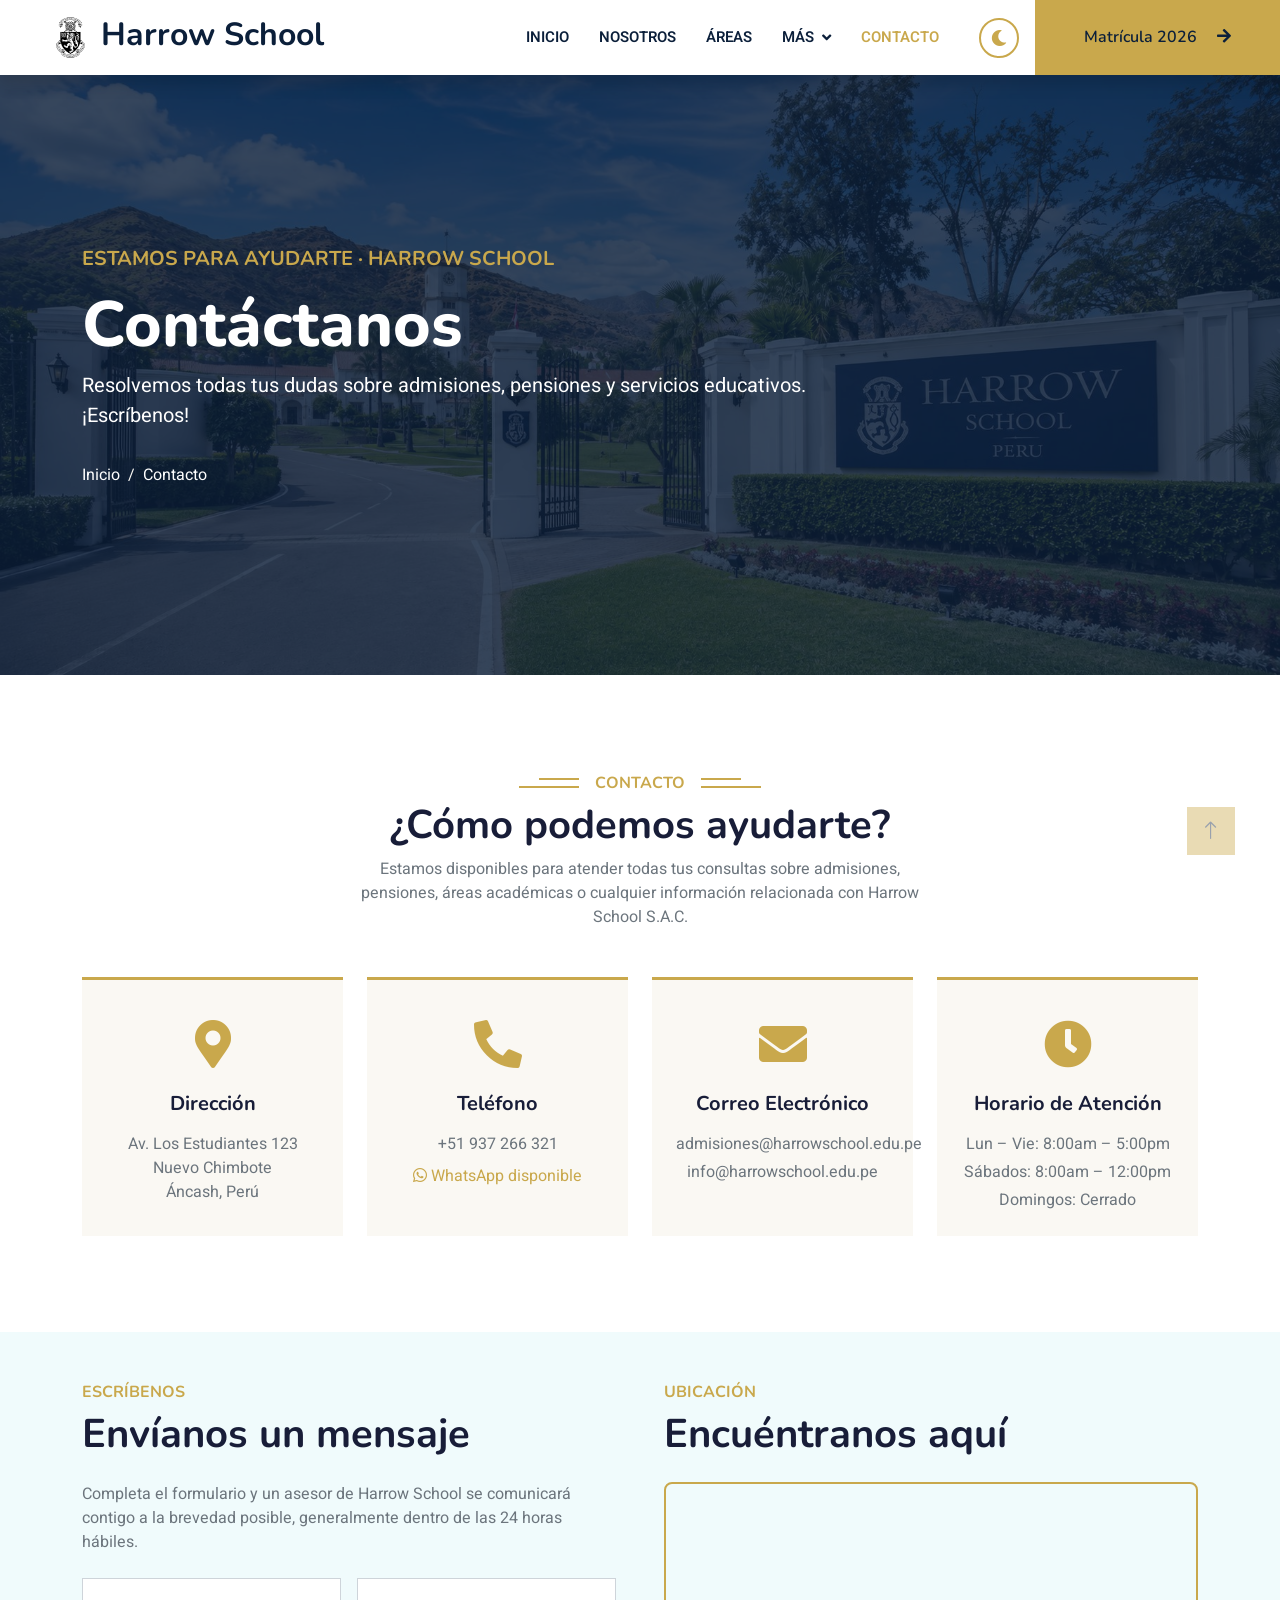
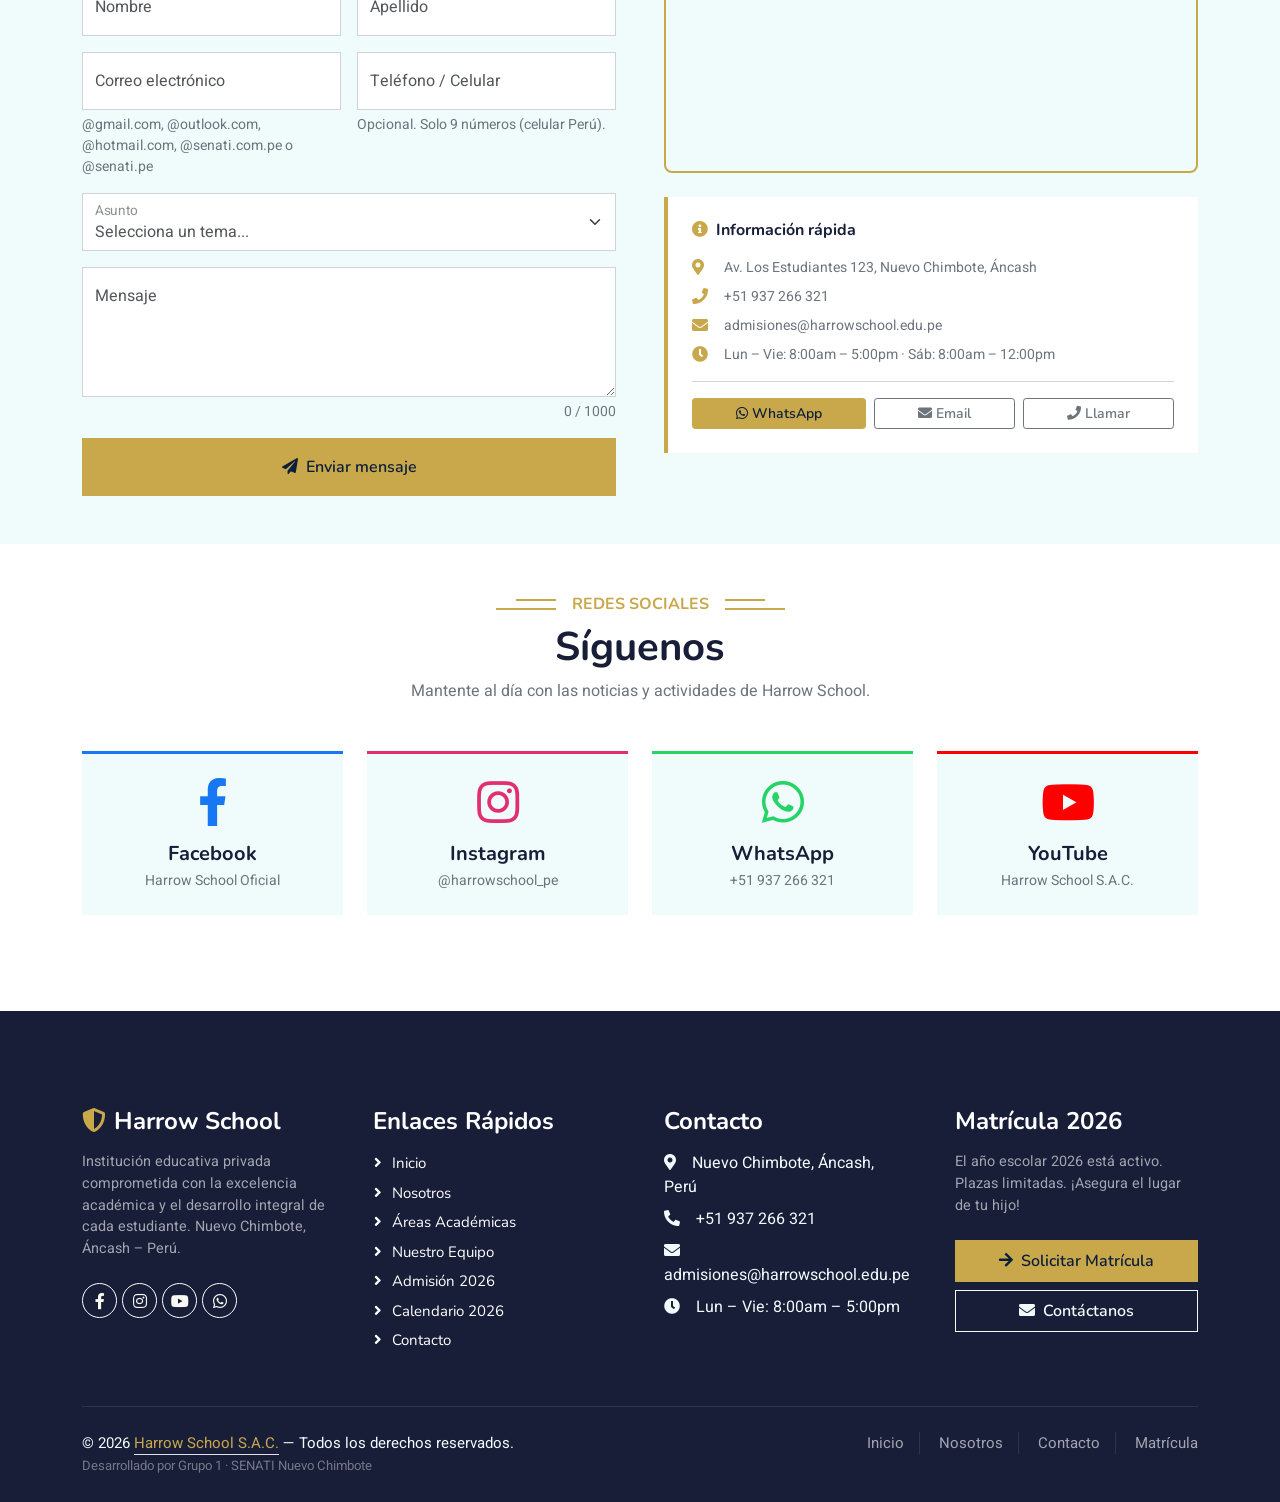
<file: contacto.html>
<!DOCTYPE html>
<html lang="es">

<head>
    <meta charset="utf-8">
    <title>Harrow School — Contacto</title>
    <meta content="width=device-width, initial-scale=1.0" name="viewport">
    <meta content="Harrow School, contacto, dirección, teléfono, correo, Nuevo Chimbote" name="keywords">
    <meta content="Contáctate con Harrow School S.A.C. para más información sobre admisiones y servicios educativos." name="description">

    <link href="img/logo.png" rel="icon">

    <link rel="preconnect" href="https://fonts.googleapis.com">
    <link rel="preconnect" href="https://fonts.gstatic.com" crossorigin>
    <link href="https://fonts.googleapis.com/css2?family=Heebo:wght@400;500;600&family=Nunito:wght@600;700;800&display=swap" rel="stylesheet">

    <link href="https://cdnjs.cloudflare.com/ajax/libs/font-awesome/5.10.0/css/all.min.css" rel="stylesheet">
    <link href="https://cdn.jsdelivr.net/npm/bootstrap-icons@1.4.1/font/bootstrap-icons.css" rel="stylesheet">

    <link href="lib/animate/animate.min.css" rel="stylesheet">
    <link href="lib/owlcarousel/assets/owl.carousel.min.css" rel="stylesheet">

    <link href="css/bootstrap.min.css" rel="stylesheet">
    <link href="css/style.css" rel="stylesheet">
    <link href="css/darkmode.css" rel="stylesheet">
</head>

<body>

    <!-- ══ Spinner ══ -->
    <div id="spinner" class="show bg-white position-fixed translate-middle w-100 vh-100 top-50 start-50 d-flex align-items-center justify-content-center">
        <div class="spinner-border text-primary" style="width: 3rem; height: 3rem;" role="status">
            <span class="sr-only">Cargando...</span>
        </div>
    </div>


    <!-- ══ Navbar ══ -->
    <nav class="navbar navbar-expand-lg bg-white navbar-light shadow sticky-top p-0">
        <a href="index.html" class="navbar-brand d-flex align-items-center px-4 px-lg-5">
            <h2 class="m-0 text-primary">
                <img src="img/logo.png" alt="Harrow School" height="45" class="me-2">Harrow School
            </h2>
        </a>
        <button type="button" class="navbar-toggler me-4" data-bs-toggle="collapse" data-bs-target="#navbarCollapse">
            <span class="navbar-toggler-icon"></span>
        </button>
        <div class="collapse navbar-collapse" id="navbarCollapse">
            <div class="navbar-nav ms-auto p-4 p-lg-0">
                <a href="index.html" class="nav-item nav-link">Inicio</a>
                <a href="nosotros.html" class="nav-item nav-link">Nosotros</a>
                <a href="cursos.html" class="nav-item nav-link">Áreas</a>
                <div class="nav-item dropdown">
                    <a href="#" class="nav-link dropdown-toggle" data-bs-toggle="dropdown">Más</a>
                    <div class="dropdown-menu fade-down m-0">
                        <a href="equipo.html" class="dropdown-item">Nuestro Equipo</a>
                        <a href="admision.html" class="dropdown-item">Admisión</a>
                        <a href="testimonial.html" class="dropdown-item">Testimonios</a>
                        <a href="calendario.html" class="dropdown-item">Calendario</a>
                    </div>
                </div>
                <a href="contacto.html" class="nav-item nav-link active">Contacto</a>
            </div>
            <button id="btnDarkMode" title="Cambiar apariencia" class="me-3">
                <i class="fa fa-moon" id="iconDarkMode"></i>
            </button>
            <a href="admision.html" class="btn btn-primary py-4 px-lg-5 d-none d-lg-block">
                Matrícula 2026 <i class="fa fa-arrow-right ms-3"></i>
            </a>
        </div>
    </nav>


<!-- ══ Carousel Hero — Contacto ══ -->
<div class="container-fluid p-0 mb-5">
    <div class="owl-carousel header-carousel position-relative" style="overflow:hidden;">
        <div class="owl-carousel-item position-relative" style="height:600px;">
            <img src="img/carousel-8.jpg" alt="Contacto Harrow School" style="width:100%;height:600px;object-fit:cover;">
            <div class="position-absolute top-0 start-0 w-100 h-100 d-flex align-items-center"
                style="background: rgba(11, 31, 58, .82);">
                <div class="container">
                    <div class="row justify-content-start">
                        <div class="col-sm-10 col-lg-8">
                            <h5 class="text-primary text-uppercase mb-3 animated slideInDown">
                                Estamos para ayudarte · Harrow School
                            </h5>
                            <h1 class="display-3 text-white animated slideInDown">
                                Contáctanos
                            </h1>
                            <p class="fs-5 text-white mb-4 pb-2">
                                Resolvemos todas tus dudas sobre admisiones, pensiones y 
                                servicios educativos. ¡Escríbenos!
                            </p>
                            <nav aria-label="breadcrumb">
                                <ol class="breadcrumb">
                                    <li class="breadcrumb-item"><a class="text-white" href="index.html">Inicio</a></li>
                                    <li class="breadcrumb-item text-white active" aria-current="page">Contacto</li>
                                </ol>
                            </nav>
                        </div>
                    </div>
                </div>
            </div>
        </div>
    </div>
</div>


    <!-- ══ Tarjetas de contacto ══ -->
    <div class="container-xxl py-5">
        <div class="container">
            <div class="text-center wow fadeInUp" data-wow-delay="0.1s">
                <h6 class="section-title bg-white text-center text-primary px-3">Contacto</h6>
                <h1 class="mb-2">¿Cómo podemos ayudarte?</h1>
                <p class="mb-5 mx-auto" style="max-width: 600px; color: #6c757d;">
                    Estamos disponibles para atender todas tus consultas sobre admisiones, 
                    pensiones, áreas académicas o cualquier información relacionada con 
                    Harrow School S.A.C.
                </p>
            </div>
            <div class="row g-4 mb-5">

                <!-- Dirección -->
                <div class="col-lg-3 col-sm-6 wow fadeInUp" data-wow-delay="0.1s">
                    <div class="service-item text-center pt-3 h-100">
                        <div class="p-4">
                            <i class="fa fa-3x fa-map-marker-alt text-primary mb-4"></i>
                            <h5 class="mb-3">Dirección</h5>
                            <p class="text-muted mb-0">
                                Av. Los Estudiantes 123<br>
                                Nuevo Chimbote<br>
                                Áncash, Perú
                            </p>
                        </div>
                    </div>
                </div>

                <!-- Teléfono -->
                <div class="col-lg-3 col-sm-6 wow fadeInUp" data-wow-delay="0.2s">
                    <div class="service-item text-center pt-3 h-100">
                        <div class="p-4">
                            <i class="fa fa-3x fa-phone-alt text-primary mb-4"></i>
                            <h5 class="mb-3">Teléfono</h5>
                            <p class="text-muted mb-2">
                                <a href="tel:+51937266321" class="text-muted">+51 937 266 321</a>
                            </p>
                            <p class="text-muted mb-0">
                                <a href="https://wa.me/51937266321" target="_blank" class="text-primary">
                                    <i class="fab fa-whatsapp me-1"></i>WhatsApp disponible
                                </a>
                            </p>
                        </div>
                    </div>
                </div>

                <!-- Correo -->
                <div class="col-lg-3 col-sm-6 wow fadeInUp" data-wow-delay="0.3s">
                    <div class="service-item text-center pt-3 h-100">
                        <div class="p-4">
                            <i class="fa fa-3x fa-envelope text-primary mb-4"></i>
                            <h5 class="mb-3">Correo Electrónico</h5>
                            <p class="text-muted mb-1">
                                <a href="mailto:admisiones@harrowschool.edu.pe" class="text-muted">
                                    admisiones@harrowschool.edu.pe
                                </a>
                            </p>
                            <p class="text-muted mb-0">
                                <a href="mailto:info@harrowschool.edu.pe" class="text-muted">
                                    info@harrowschool.edu.pe
                                </a>
                            </p>
                        </div>
                    </div>
                </div>

                <!-- Horario -->
                <div class="col-lg-3 col-sm-6 wow fadeInUp" data-wow-delay="0.4s">
                    <div class="service-item text-center pt-3 h-100">
                        <div class="p-4">
                            <i class="fa fa-3x fa-clock text-primary mb-4"></i>
                            <h5 class="mb-3">Horario de Atención</h5>
                            <p class="text-muted mb-1">Lun – Vie: 8:00am – 5:00pm</p>
                            <p class="text-muted mb-1">Sábados: 8:00am – 12:00pm</p>
                            <p class="text-muted mb-0">Domingos: Cerrado</p>
                        </div>
                    </div>
                </div>

            </div>
        </div>
    </div>


    <!-- ══ Formulario + Mapa ══ -->
    <div class="container-xxl py-5 bg-light">
        <div class="container">
            <div class="row g-5">

                <!-- Formulario -->
                <div class="col-lg-6 wow fadeInUp" data-wow-delay="0.1s">
                    <h6 class="section-title bg-light text-start text-primary pe-3">Escríbenos</h6>
                    <h1 class="mb-4">Envíanos un mensaje</h1>
                    <p class="text-muted mb-4">
                        Completa el formulario y un asesor de Harrow School se comunicará 
                        contigo a la brevedad posible, generalmente dentro de las 24 horas hábiles.
                    </p>

                    <form id="contactForm" action="php/contact.php" method="POST" novalidate>
                        <div class="row g-3">

                            <div class="col-md-6">
                                <div class="form-floating">
                                    <input type="text" class="form-control" id="nombre" name="nombre"
                                        placeholder="Tu nombre" required minlength="2" maxlength="50"
                                        autocomplete="given-name"
                                        pattern="[A-Za-zÁÉÍÓÚáéíóúÑñÜü][A-Za-zÁÉÍÓÚáéíóúÑñÜü\s'-]*"
                                        aria-describedby="errorNombre">
                                    <label for="nombre">Nombre</label>
                                </div>
                                <div class="invalid-feedback" id="errorNombre"></div>
                            </div>

                            <div class="col-md-6">
                                <div class="form-floating">
                                    <input type="text" class="form-control" id="apellido" name="apellido"
                                        placeholder="Tu apellido" required minlength="2" maxlength="50"
                                        autocomplete="family-name"
                                        pattern="[A-Za-zÁÉÍÓÚáéíóúÑñÜü][A-Za-zÁÉÍÓÚáéíóúÑñÜü\s'-]*"
                                        aria-describedby="errorApellido">
                                    <label for="apellido">Apellido</label>
                                </div>
                                <div class="invalid-feedback" id="errorApellido"></div>
                            </div>

                            <div class="col-md-6">
                                <div class="form-floating">
                                    <input type="email" class="form-control" id="email" name="email"
                                        placeholder="nombre@gmail.com" required maxlength="100"
                                        autocomplete="email"
                                        pattern="[a-zA-Z0-9._%+\-]+@((gmail|outlook|hotmail)\.com|senati\.com\.pe|senati\.pe)"
                                        title="Solo Gmail, Outlook, Hotmail o correo SENATI"
                                        aria-describedby="errorEmail ayudaEmail">
                                    <label for="email">Correo electrónico</label>
                                </div>
                                <div class="form-text" id="ayudaEmail">@gmail.com, @outlook.com, @hotmail.com, @senati.com.pe o @senati.pe</div>
                                <div class="invalid-feedback" id="errorEmail"></div>
                            </div>

                            <div class="col-md-6">
                                <div class="form-floating">
                                    <input type="tel" class="form-control" id="telefono" name="telefono"
                                        placeholder="987654321" inputmode="numeric"
                                        minlength="9" maxlength="9"
                                        pattern="9[0-9]{8}"
                                        title="9 dígitos, debe comenzar con 9 (ej: 987654321)"
                                        aria-describedby="errorTelefono ayudaTelefono">
                                    <label for="telefono">Teléfono / Celular</label>
                                </div>
                                <div class="form-text" id="ayudaTelefono">Opcional. Solo 9 números (celular Perú).</div>
                                <div class="invalid-feedback" id="errorTelefono"></div>
                            </div>

                            <div class="col-12">
                                <div class="form-floating">
                                    <select class="form-select" id="asunto" name="asunto" required
                                        aria-describedby="errorAsunto">
                                        <option value="" selected disabled>Selecciona un tema...</option>
                                        <option value="admision">Admisión y Matrícula 2026</option>
                                        <option value="becas">Programa de Becas</option>
                                        <option value="pensiones">Información sobre Pensiones</option>
                                        <option value="academico">Consulta Académica</option>
                                        <option value="sga">Sistema SGA</option>
                                        <option value="otro">Otro</option>
                                    </select>
                                    <label for="asunto">Asunto</label>
                                </div>
                                <div class="invalid-feedback" id="errorAsunto"></div>
                            </div>

                            <div class="col-12">
                                <div class="form-floating">
                                    <textarea class="form-control" id="mensaje" name="mensaje"
                                        placeholder="Escribe tu mensaje aquí..."
                                        style="height: 130px" required minlength="10" maxlength="1000"
                                        aria-describedby="errorMensaje contadorMensaje"></textarea>
                                    <label for="mensaje">Mensaje</label>
                                </div>
                                <div class="form-text text-end" id="contadorMensaje">0 / 1000</div>
                                <div class="invalid-feedback" id="errorMensaje"></div>
                            </div>

                            <div class="col-12">
                                <button class="btn btn-primary w-100 py-3" type="submit" id="btnEnviar">
                                    <i class="fa fa-paper-plane me-2"></i>Enviar mensaje
                                </button>
                            </div>

                            <!-- Mensajes de respuesta (ocultos por defecto) -->
                            <div class="col-12" id="mensajeExito" style="display:none;">
                                <div class="alert alert-success text-center mb-0" role="alert">
                                    <i class="fa fa-check-circle me-2"></i>
                                    <span id="textoExito"></span>
                                </div>
                            </div>
                            <div class="col-12" id="mensajeError" style="display:none;">
                                <div class="alert alert-danger text-center mb-0" role="alert">
                                    <i class="fa fa-exclamation-circle me-2"></i>
                                    <span id="textoError"></span>
                                </div>
                            </div>

                        </div>
                    </form>
                </div>

                <!-- Mapa + info adicional -->
                <div class="col-lg-6 wow fadeInUp" data-wow-delay="0.3s">
                    <h6 class="section-title bg-light text-start text-primary pe-3">Ubicación</h6>
                    <h1 class="mb-4">Encuéntranos aquí</h1>

                    <!-- Mapa embebido -->
                    <div class="mb-4" style="border-radius: 8px; overflow: hidden; border: 2px solid var(--primary);">
                        <iframe
                            src="https://www.google.com/maps?q=Harrow%20School%20Peru&output=embed"
                            width="100%"
                            height="280"
                            style="border:0;"
                            allowfullscreen=""
                            loading="lazy"
                            referrerpolicy="no-referrer-when-downgrade"
                            title="Ubicación Harrow School">
                        </iframe>
                    </div>

                    <!-- Info rápida -->
                    <div class="bg-white rounded p-4" style="border-left: 4px solid var(--primary);">
                        <h6 class="fw-bold mb-3">
                            <i class="fa fa-info-circle text-primary me-2"></i>Información rápida
                        </h6>
                        <div class="d-flex align-items-center mb-2">
                            <i class="fa fa-map-marker-alt text-primary me-3" style="width:16px;"></i>
                            <span class="text-muted small">Av. Los Estudiantes 123, Nuevo Chimbote, Áncash</span>
                        </div>
                        <div class="d-flex align-items-center mb-2">
                            <i class="fa fa-phone text-primary me-3" style="width:16px;"></i>
                            <a href="tel:+51937266321" class="text-muted small">+51 937 266 321</a>
                        </div>
                        <div class="d-flex align-items-center mb-2">
                            <i class="fa fa-envelope text-primary me-3" style="width:16px;"></i>
                            <a href="mailto:admisiones@harrowschool.edu.pe" class="text-muted small">
                                admisiones@harrowschool.edu.pe
                            </a>
                        </div>
                        <div class="d-flex align-items-center mb-3">
                            <i class="fa fa-clock text-primary me-3" style="width:16px;"></i>
                            <span class="text-muted small">Lun – Vie: 8:00am – 5:00pm · Sáb: 8:00am – 12:00pm</span>
                        </div>
                        <hr>
                        <div class="d-flex gap-2 mt-3">
                            <a href="https://wa.me/51937266321" target="_blank"
                                class="btn btn-sm btn-primary flex-fill">
                                <i class="fab fa-whatsapp me-1"></i>WhatsApp
                            </a>
                            <a href="mailto:admisiones@harrowschool.edu.pe"
                                class="btn btn-sm btn-outline-secondary flex-fill">
                                <i class="fa fa-envelope me-1"></i>Email
                            </a>
                            <a href="tel:+51937266321"
                                class="btn btn-sm btn-outline-secondary flex-fill">
                                <i class="fa fa-phone me-1"></i>Llamar
                            </a>
                        </div>
                    </div>
                </div>

            </div>
        </div>
    </div>


    <!-- ══ Redes Sociales ══ -->
    <div class="container-xxl py-5">
        <div class="container">
            <div class="text-center wow fadeInUp" data-wow-delay="0.1s">
                <h6 class="section-title bg-white text-center text-primary px-3">Redes Sociales</h6>
                <h1 class="mb-2">Síguenos</h1>
                <p class="mb-5 text-muted">Mantente al día con las noticias y actividades de Harrow School.</p>
            </div>
            <div class="row g-4 justify-content-center">
                <div class="col-lg-3 col-sm-6 wow fadeInUp" data-wow-delay="0.1s">
                    <a href="https://www.facebook.com/harrowbangkok/"
                        target="_blank"
                        rel="noopener noreferrer" 
                        class="d-block text-center p-4 bg-light rounded h-100 text-decoration-none"
                        style="border-top: 3px solid #1877F2; transition: .3s;"
                        onmouseover="this.style.transform='translateY(-5px)'"
                        onmouseout="this.style.transform='translateY(0)'">
                        <i class="fab fa-3x fa-facebook-f mb-3" style="color: #1877F2;"></i>
                        <h5 class="mb-1">Facebook</h5>
                        <p class="text-muted small mb-0">Harrow School Oficial</p>
                    </a>
                </div>
                <div class="col-lg-3 col-sm-6 wow fadeInUp" data-wow-delay="0.2s">
                    <a href="https://www.instagram.com/harrow.school/" 
                        target="_blank"
                        rel="noopener noreferrer"
                        class="d-block text-center p-4 bg-light rounded h-100 text-decoration-none"
                        style="border-top: 3px solid #E1306C; transition: .3s;"
                        onmouseover="this.style.transform='translateY(-5px)'"
                        onmouseout="this.style.transform='translateY(0)'">
                        <i class="fab fa-3x fa-instagram mb-3" style="color: #E1306C;"></i>
                        <h5 class="mb-1">Instagram</h5>
                        <p class="text-muted small mb-0">@harrowschool_pe</p>
                    </a>
                </div>
                <div class="col-lg-3 col-sm-6 wow fadeInUp" data-wow-delay="0.3s">
                    <a href="https://wa.me/51937266321" target="_blank"
                        class="d-block text-center p-4 bg-light rounded h-100 text-decoration-none"
                        style="border-top: 3px solid #25D366; transition: .3s;"
                        onmouseover="this.style.transform='translateY(-5px)'"
                        onmouseout="this.style.transform='translateY(0)'">
                        <i class="fab fa-3x fa-whatsapp mb-3" style="color: #25D366;"></i>
                        <h5 class="mb-1">WhatsApp</h5>
                        <p class="text-muted small mb-0">+51 937 266 321</p>
                    </a>
                </div>
                <div class="col-lg-3 col-sm-6 wow fadeInUp" data-wow-delay="0.4s">
                    <a href="https://www.youtube.com/@aislharrowschools"
                        target="_blank"
                        rel="noopener noreferrer"  
                        class="d-block text-center p-4 bg-light rounded h-100 text-decoration-none"
                        style="border-top: 3px solid #FF0000; transition: .3s;"
                        onmouseover="this.style.transform='translateY(-5px)'"
                        onmouseout="this.style.transform='translateY(0)'">
                        <i class="fab fa-3x fa-youtube mb-3" style="color: #FF0000;"></i>
                        <h5 class="mb-1">YouTube</h5>
                        <p class="text-muted small mb-0">Harrow School S.A.C.</p>
                    </a>
                </div>
            </div>
        </div>
    </div>


    <!-- ══ Footer ══ -->
    <div class="container-fluid bg-dark text-light footer pt-5 mt-5 wow fadeIn" data-wow-delay="0.1s">
        <div class="container py-5">
            <div class="row g-5">
                <div class="col-lg-3 col-md-6">
                    <h4 class="text-white mb-3">
                        <i class="fa fa-shield-alt text-primary me-2"></i>Harrow School
                    </h4>
                    <p class="mb-3" style="color: rgba(255,255,255,0.6); font-size: 0.9rem;">
                        Institución educativa privada comprometida con la excelencia académica y el
                        desarrollo integral de cada estudiante. Nuevo Chimbote, Áncash – Perú.
                    </p>
                    <div class="d-flex pt-2">
                        <a class="btn btn-outline-light btn-social" href="https://www.facebook.com/harrowbangkok/" target="_blank"><i class="fab fa-facebook-f"></i></a>
                        <a class="btn btn-outline-light btn-social" href="https://www.instagram.com/harrow.school/" target="_blank"><i class="fab fa-instagram"></i></a>
                        <a class="btn btn-outline-light btn-social" href="https://www.youtube.com/@aislharrowschools" target="_blank"><i class="fab fa-youtube"></i></a>
                        <a class="btn btn-outline-light btn-social" href="https://wa.me/51937266321" target="_blank"><i class="fab fa-whatsapp"></i></a>
                    </div>
                </div>
                <div class="col-lg-3 col-md-6">
                    <h4 class="text-white mb-3">Enlaces Rápidos</h4>
                    <a class="btn btn-link" href="index.html">Inicio</a>
                    <a class="btn btn-link" href="nosotros.html">Nosotros</a>
                    <a class="btn btn-link" href="cursos.html">Áreas Académicas</a>
                    <a class="btn btn-link" href="equipo.html">Nuestro Equipo</a>
                    <a class="btn btn-link" href="admision.html">Admisión 2026</a>
                    <a class="btn btn-link" href="calendario.html">Calendario 2026</a>
                    <a class="btn btn-link" href="contacto.html">Contacto</a>
                </div>
                <div class="col-lg-3 col-md-6">
                    <h4 class="text-white mb-3">Contacto</h4>
                    <p class="mb-2"><i class="fa fa-map-marker-alt me-3"></i>Nuevo Chimbote, Áncash, Perú</p>
                    <p class="mb-2"><i class="fa fa-phone-alt me-3"></i>+51 937 266 321</p>
                    <p class="mb-2"><i class="fa fa-envelope me-3"></i>admisiones@harrowschool.edu.pe</p>
                    <p class="mb-2"><i class="fa fa-clock me-3"></i>Lun – Vie: 8:00am – 5:00pm</p>
                </div>
                <div class="col-lg-3 col-md-6">
                    <h4 class="text-white mb-3">Matrícula 2026</h4>
                    <p style="color: rgba(255,255,255,0.6); font-size: 0.9rem;">
                        El año escolar 2026 está activo. Plazas limitadas. ¡Asegura el lugar de tu hijo!
                    </p>
                    <a href="admision.html" class="btn btn-primary w-100 py-2 mt-2">
                        <i class="fa fa-arrow-right me-2"></i>Solicitar Matrícula
                    </a>
                    <a href="contacto.html" class="btn btn-outline-light w-100 py-2 mt-2">
                        <i class="fa fa-envelope me-2"></i>Contáctanos
                    </a>
                </div>
            </div>
        </div>
        <div class="container">
            <div class="copyright">
                <div class="row">
                    <div class="col-md-6 text-center text-md-start mb-3 mb-md-0">
                        &copy; 2026 <a class="border-bottom" href="index.html">Harrow School S.A.C.</a> — Todos los derechos reservados.
                        <br><small style="color: rgba(255,255,255,0.4);">Desarrollado por Grupo 1 · SENATI Nuevo Chimbote</small>
                    </div>
                    <div class="col-md-6 text-center text-md-end">
                        <div class="footer-menu">
                            <a href="index.html">Inicio</a>
                            <a href="nosotros.html">Nosotros</a>
                            <a href="contacto.html">Contacto</a>
                            <a href="admision.html">Matrícula</a>
                        </div>
                    </div>
                </div>
            </div>
        </div>
    </div>

    <!-- Back to Top -->
    <a href="#" class="btn btn-lg btn-primary btn-lg-square back-to-top"><i class="bi bi-arrow-up"></i></a>

    <!-- JavaScript Libraries -->
    <script src="https://code.jquery.com/jquery-3.4.1.min.js"></script>
    <script src="https://cdn.jsdelivr.net/npm/bootstrap@5.0.0/dist/js/bootstrap.bundle.min.js"></script>
    <script src="lib/wow/wow.min.js"></script>
    <script src="lib/easing/easing.min.js"></script>
    <script src="lib/waypoints/waypoints.min.js"></script>
    <script src="lib/owlcarousel/owl.carousel.min.js"></script>
    <script src="js/main.js"></script>
    <script src="js/contact.js"></script>
    <script src="js/darkmode.js"></script>
    
</body>

</html>
</file>
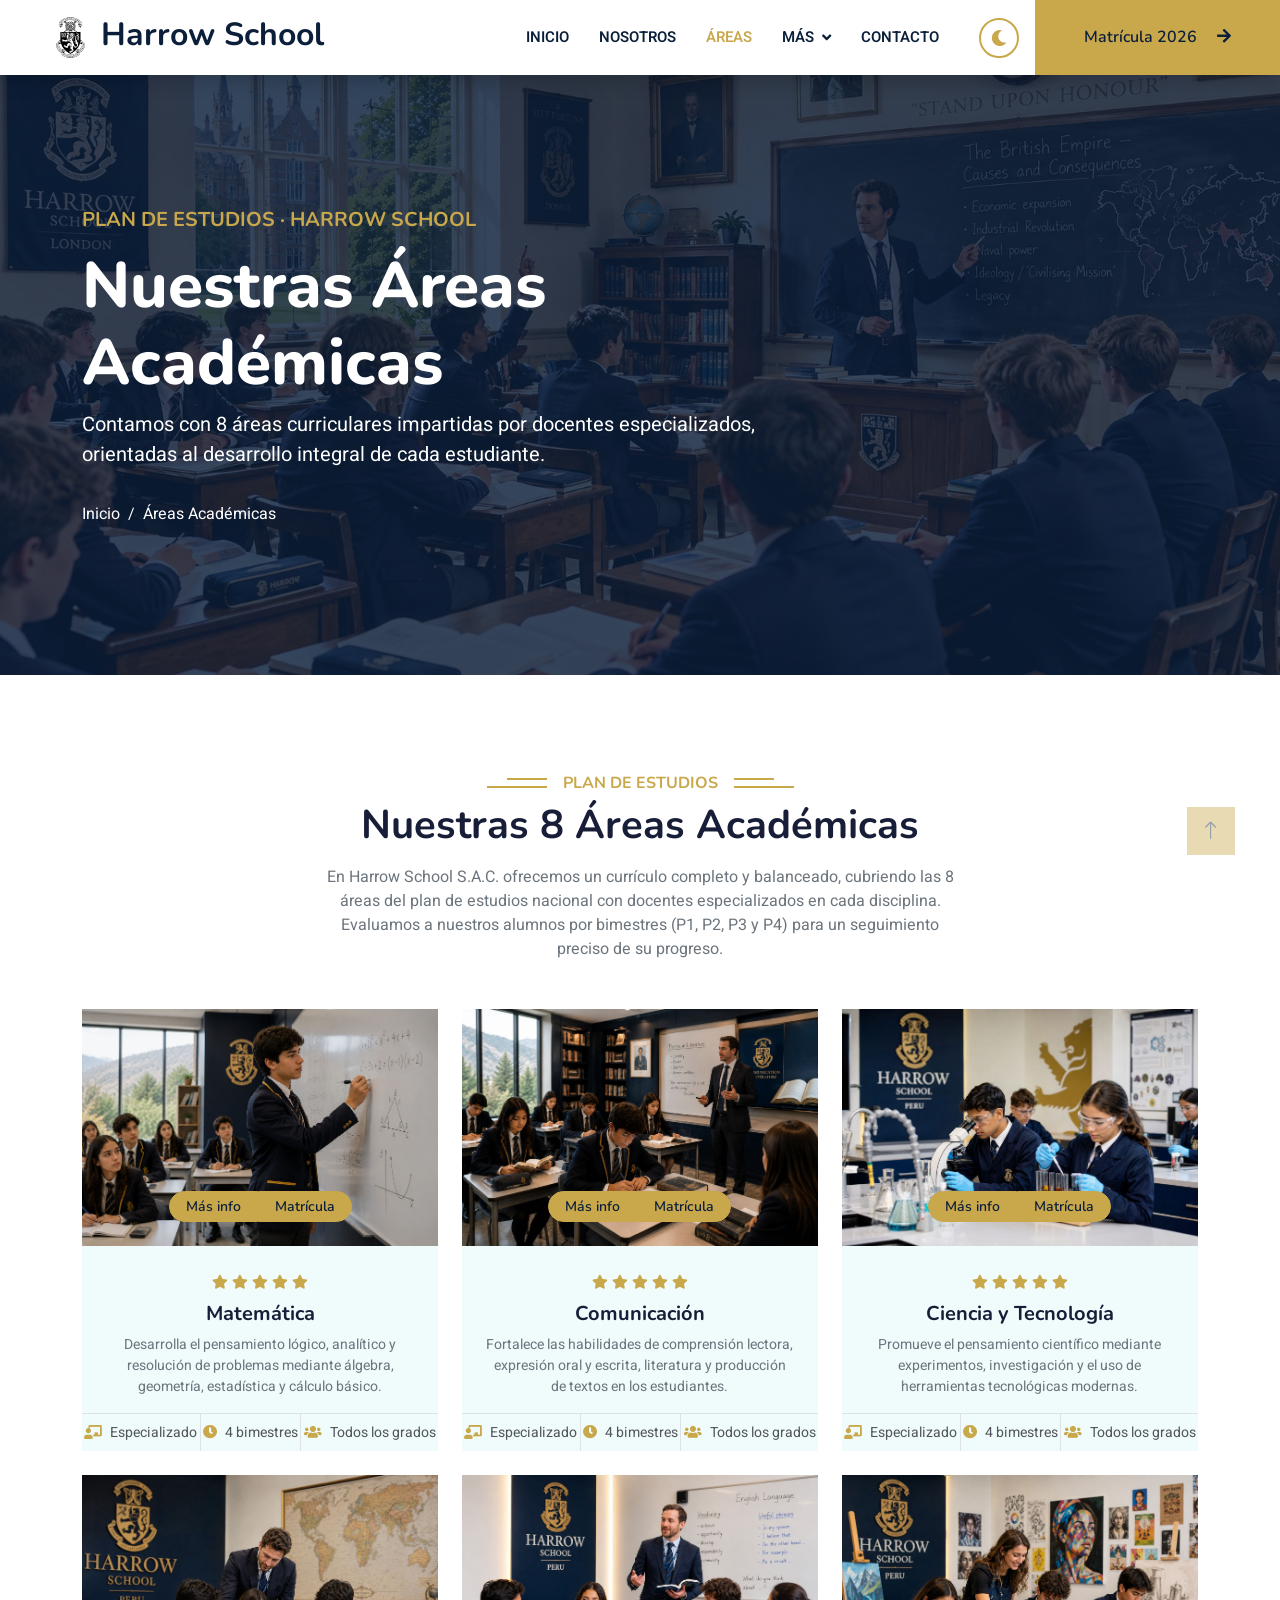
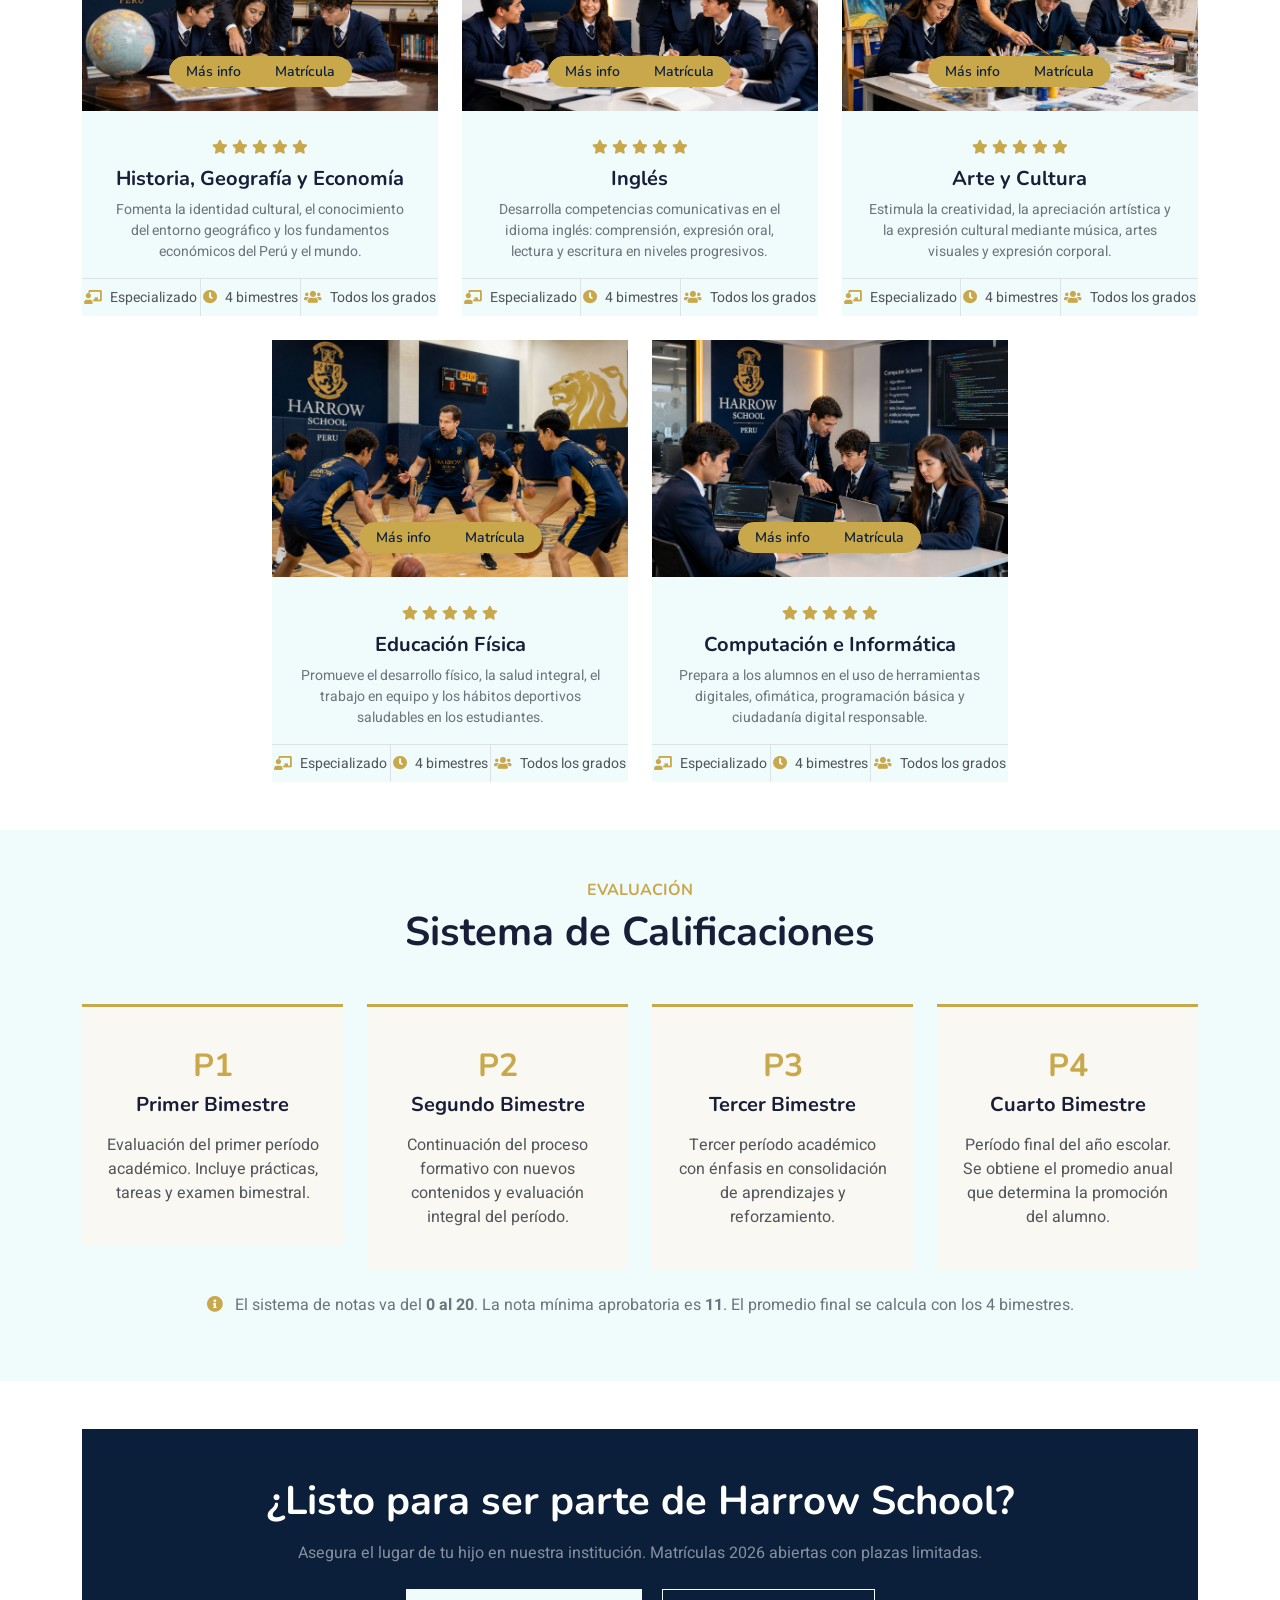
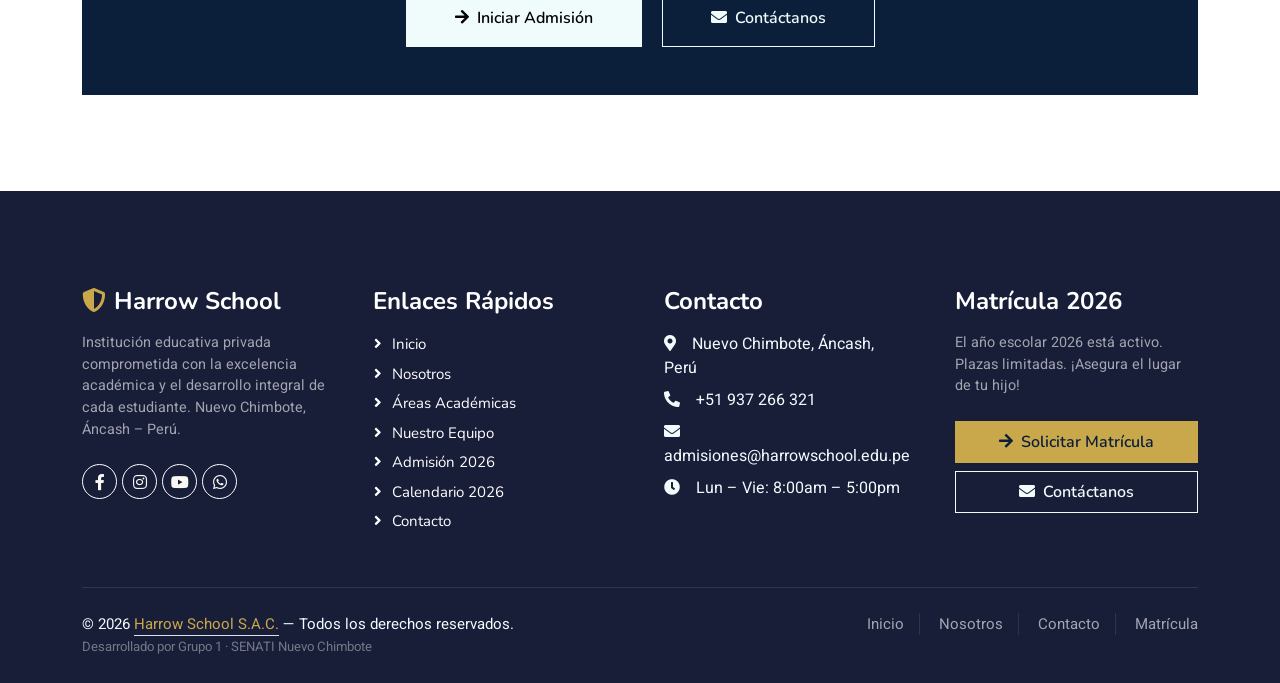
<file: cursos.html>
<!DOCTYPE html>
<html lang="es">

<head>
    <meta charset="utf-8">
    <title>Harrow School — Áreas Académicas</title>
    <meta content="width=device-width, initial-scale=1.0" name="viewport">
    <meta content="Harrow School, áreas académicas, cursos, matemática, comunicación, inglés, Nuevo Chimbote" name="keywords">
    <meta content="Conoce las 8 áreas académicas que ofrece Harrow School S.A.C. en su plan de estudios." name="description">

    <link href="img/logo.png" rel="icon">

    <link rel="preconnect" href="https://fonts.googleapis.com">
    <link rel="preconnect" href="https://fonts.gstatic.com" crossorigin>
    <link href="https://fonts.googleapis.com/css2?family=Heebo:wght@400;500;600&family=Nunito:wght@600;700;800&display=swap" rel="stylesheet">

    <link href="https://cdnjs.cloudflare.com/ajax/libs/font-awesome/5.10.0/css/all.min.css" rel="stylesheet">
    <link href="https://cdn.jsdelivr.net/npm/bootstrap-icons@1.4.1/font/bootstrap-icons.css" rel="stylesheet">

    <link href="lib/animate/animate.min.css" rel="stylesheet">
    <link href="lib/owlcarousel/assets/owl.carousel.min.css" rel="stylesheet">

    <link href="css/bootstrap.min.css" rel="stylesheet">
    <link href="css/style.css" rel="stylesheet">
    <link href="css/darkmode.css" rel="stylesheet">

</head>

<body>

    <!-- ══ Spinner ══ -->
    <div id="spinner" class="show bg-white position-fixed translate-middle w-100 vh-100 top-50 start-50 d-flex align-items-center justify-content-center">
        <div class="spinner-border text-primary" style="width: 3rem; height: 3rem;" role="status">
            <span class="sr-only">Cargando...</span>
        </div>
    </div>


    <!-- ══ Navbar ══ -->
    <nav class="navbar navbar-expand-lg bg-white navbar-light shadow sticky-top p-0">
        <a href="index.html" class="navbar-brand d-flex align-items-center px-4 px-lg-5">
            <h2 class="m-0 text-primary">
                <img src="img/logo.png" alt="Harrow School" height="45" class="me-2">Harrow School
            </h2>
        </a>
        <button type="button" class="navbar-toggler me-4" data-bs-toggle="collapse" data-bs-target="#navbarCollapse">
            <span class="navbar-toggler-icon"></span>
        </button>
        <div class="collapse navbar-collapse" id="navbarCollapse">
            <div class="navbar-nav ms-auto p-4 p-lg-0">
                <a href="index.html" class="nav-item nav-link">Inicio</a>
                <a href="nosotros.html" class="nav-item nav-link">Nosotros</a>
                <a href="cursos.html" class="nav-item nav-link active">Áreas</a>
                <div class="nav-item dropdown">
                    <a href="#" class="nav-link dropdown-toggle" data-bs-toggle="dropdown">Más</a>
                    <div class="dropdown-menu fade-down m-0">
                        <a href="equipo.html" class="dropdown-item">Nuestro Equipo</a>
                        <a href="admision.html" class="dropdown-item">Admisión</a>
                        <a href="testimonial.html" class="dropdown-item">Testimonios</a>
                        <a href="calendario.html" class="dropdown-item">Calendario</a>
                    </div>
                </div>
                <a href="contacto.html" class="nav-item nav-link">Contacto</a>
            </div>
            <button id="btnDarkMode" title="Cambiar apariencia" class="me-3">
                <i class="fa fa-moon" id="iconDarkMode"></i>
            </button>
            <a href="admision.html" class="btn btn-primary py-4 px-lg-5 d-none d-lg-block">
                Matrícula 2026 <i class="fa fa-arrow-right ms-3"></i>
            </a>
        </div>
    </nav>


<!-- ══ Carousel Hero — Áreas Académicas ══ -->
<div class="container-fluid p-0 mb-5">
    <div class="owl-carousel header-carousel position-relative" style="overflow:hidden;">
        <div class="owl-carousel-item position-relative" style="height:600px;">
            <img src="img/carousel-4.jpg" alt="Áreas Académicas Harrow School" style="width:100%;height:600px;object-fit:cover;">
            <div class="position-absolute top-0 start-0 w-100 h-100 d-flex align-items-center"
                style="background: rgba(11, 31, 58, .82);">
                <div class="container">
                    <div class="row justify-content-start">
                        <div class="col-sm-10 col-lg-8">
                            <h5 class="text-primary text-uppercase mb-3 animated slideInDown">
                                Plan de Estudios · Harrow School
                            </h5>
                            <h1 class="display-3 text-white animated slideInDown">
                                Nuestras Áreas Académicas
                            </h1>
                            <p class="fs-5 text-white mb-4 pb-2">
                                Contamos con 8 áreas curriculares impartidas por docentes especializados, 
                                orientadas al desarrollo integral de cada estudiante.
                            </p>
                            <nav aria-label="breadcrumb">
                                <ol class="breadcrumb">
                                    <li class="breadcrumb-item"><a class="text-white" href="index.html">Inicio</a></li>
                                    <li class="breadcrumb-item text-white active" aria-current="page">Áreas Académicas</li>
                                </ol>
                            </nav>
                        </div>
                    </div>
                </div>
            </div>
        </div>
    </div>
</div>


    <!-- ══ Introducción ══ -->
    <div class="container-xxl py-5">
        <div class="container">
            <div class="text-center wow fadeInUp" data-wow-delay="0.1s">
                <h6 class="section-title bg-white text-center text-primary px-3">Plan de Estudios</h6>
                <h1 class="mb-3">Nuestras 8 Áreas Académicas</h1>
                <p class="mb-5 mx-auto" style="max-width: 650px; color: #6c757d;">
                    En Harrow School S.A.C. ofrecemos un currículo completo y balanceado, 
                    cubriendo las 8 áreas del plan de estudios nacional con docentes 
                    especializados en cada disciplina. Evaluamos a nuestros alumnos 
                    por bimestres (P1, P2, P3 y P4) para un seguimiento preciso de su progreso.
                </p>
            </div>

            <!-- ══ Las 8 áreas del SQL ══ -->
            <div class="row g-4 justify-content-center">

                <!-- 1. Matemática -->
                <div class="col-lg-4 col-md-6 wow fadeInUp" data-wow-delay="0.1s">
                    <div class="course-item bg-light">
                        <div class="position-relative overflow-hidden">
                            <img class="img-fluid" src="img/course-matematica.jpg" alt="Matemática">
                            <div class="w-100 d-flex justify-content-center position-absolute bottom-0 start-0 mb-4">
                                <a href="admision.html" class="flex-shrink-0 btn btn-sm btn-primary px-3 border-end"
                                    style="border-radius: 30px 0 0 30px;">Más info</a>
                                <a href="admision.html" class="flex-shrink-0 btn btn-sm btn-primary px-3"
                                    style="border-radius: 0 30px 30px 0;">Matrícula</a>
                            </div>
                        </div>
                        <div class="text-center p-4 pb-0">
                            <div class="mb-2">
                                <small class="fa fa-star text-primary"></small>
                                <small class="fa fa-star text-primary"></small>
                                <small class="fa fa-star text-primary"></small>
                                <small class="fa fa-star text-primary"></small>
                                <small class="fa fa-star text-primary"></small>
                            </div>
                            <h5 class="mb-2">Matemática</h5>
                            <p class="text-muted small mb-3">
                                Desarrolla el pensamiento lógico, analítico y resolución de problemas 
                                mediante álgebra, geometría, estadística y cálculo básico.
                            </p>
                        </div>
                        <div class="d-flex border-top">
                            <small class="flex-fill text-center border-end py-2">
                                <i class="fa fa-chalkboard-teacher text-primary me-2"></i>Especializado
                            </small>
                            <small class="flex-fill text-center border-end py-2">
                                <i class="fa fa-clock text-primary me-2"></i>4 bimestres
                            </small>
                            <small class="flex-fill text-center py-2">
                                <i class="fa fa-users text-primary me-2"></i>Todos los grados
                            </small>
                        </div>
                    </div>
                </div>

                <!-- 2. Comunicación -->
                <div class="col-lg-4 col-md-6 wow fadeInUp" data-wow-delay="0.2s">
                    <div class="course-item bg-light">
                        <div class="position-relative overflow-hidden">
                            <img class="img-fluid" src="img/course-comunicacion.jpg" alt="Comunicación">
                            <div class="w-100 d-flex justify-content-center position-absolute bottom-0 start-0 mb-4">
                                <a href="admision.html" class="flex-shrink-0 btn btn-sm btn-primary px-3 border-end"
                                    style="border-radius: 30px 0 0 30px;">Más info</a>
                                <a href="admision.html" class="flex-shrink-0 btn btn-sm btn-primary px-3"
                                    style="border-radius: 0 30px 30px 0;">Matrícula</a>
                            </div>
                        </div>
                        <div class="text-center p-4 pb-0">
                            <div class="mb-2">
                                <small class="fa fa-star text-primary"></small>
                                <small class="fa fa-star text-primary"></small>
                                <small class="fa fa-star text-primary"></small>
                                <small class="fa fa-star text-primary"></small>
                                <small class="fa fa-star text-primary"></small>
                            </div>
                            <h5 class="mb-2">Comunicación</h5>
                            <p class="text-muted small mb-3">
                                Fortalece las habilidades de comprensión lectora, expresión oral y escrita, 
                                literatura y producción de textos en los estudiantes.
                            </p>
                        </div>
                        <div class="d-flex border-top">
                            <small class="flex-fill text-center border-end py-2">
                                <i class="fa fa-chalkboard-teacher text-primary me-2"></i>Especializado
                            </small>
                            <small class="flex-fill text-center border-end py-2">
                                <i class="fa fa-clock text-primary me-2"></i>4 bimestres
                            </small>
                            <small class="flex-fill text-center py-2">
                                <i class="fa fa-users text-primary me-2"></i>Todos los grados
                            </small>
                        </div>
                    </div>
                </div>

                <!-- 3. Ciencia y Tecnología -->
                <div class="col-lg-4 col-md-6 wow fadeInUp" data-wow-delay="0.3s">
                    <div class="course-item bg-light">
                        <div class="position-relative overflow-hidden">
                            <img class="img-fluid" src="img/course-ciencia.jpg" alt="Ciencia y Tecnología">
                            <div class="w-100 d-flex justify-content-center position-absolute bottom-0 start-0 mb-4">
                                <a href="admision.html" class="flex-shrink-0 btn btn-sm btn-primary px-3 border-end"
                                    style="border-radius: 30px 0 0 30px;">Más info</a>
                                <a href="admision.html" class="flex-shrink-0 btn btn-sm btn-primary px-3"
                                    style="border-radius: 0 30px 30px 0;">Matrícula</a>
                            </div>
                        </div>
                        <div class="text-center p-4 pb-0">
                            <div class="mb-2">
                                <small class="fa fa-star text-primary"></small>
                                <small class="fa fa-star text-primary"></small>
                                <small class="fa fa-star text-primary"></small>
                                <small class="fa fa-star text-primary"></small>
                                <small class="fa fa-star text-primary"></small>
                            </div>
                            <h5 class="mb-2">Ciencia y Tecnología</h5>
                            <p class="text-muted small mb-3">
                                Promueve el pensamiento científico mediante experimentos, 
                                investigación y el uso de herramientas tecnológicas modernas.
                            </p>
                        </div>
                        <div class="d-flex border-top">
                            <small class="flex-fill text-center border-end py-2">
                                <i class="fa fa-chalkboard-teacher text-primary me-2"></i>Especializado
                            </small>
                            <small class="flex-fill text-center border-end py-2">
                                <i class="fa fa-clock text-primary me-2"></i>4 bimestres
                            </small>
                            <small class="flex-fill text-center py-2">
                                <i class="fa fa-users text-primary me-2"></i>Todos los grados
                            </small>
                        </div>
                    </div>
                </div>

                <!-- 4. Historia -->
                <div class="col-lg-4 col-md-6 wow fadeInUp" data-wow-delay="0.1s">
                    <div class="course-item bg-light">
                        <div class="position-relative overflow-hidden">
                            <img class="img-fluid" src="img/course-historia.jpg" alt="Historia">
                            <div class="w-100 d-flex justify-content-center position-absolute bottom-0 start-0 mb-4">
                                <a href="admision.html" class="flex-shrink-0 btn btn-sm btn-primary px-3 border-end"
                                    style="border-radius: 30px 0 0 30px;">Más info</a>
                                <a href="admision.html" class="flex-shrink-0 btn btn-sm btn-primary px-3"
                                    style="border-radius: 0 30px 30px 0;">Matrícula</a>
                            </div>
                        </div>
                        <div class="text-center p-4 pb-0">
                            <div class="mb-2">
                                <small class="fa fa-star text-primary"></small>
                                <small class="fa fa-star text-primary"></small>
                                <small class="fa fa-star text-primary"></small>
                                <small class="fa fa-star text-primary"></small>
                                <small class="fa fa-star text-primary"></small>
                            </div>
                            <h5 class="mb-2">Historia, Geografía y Economía</h5>
                            <p class="text-muted small mb-3">
                                Fomenta la identidad cultural, el conocimiento del entorno geográfico 
                                y los fundamentos económicos del Perú y el mundo.
                            </p>
                        </div>
                        <div class="d-flex border-top">
                            <small class="flex-fill text-center border-end py-2">
                                <i class="fa fa-chalkboard-teacher text-primary me-2"></i>Especializado
                            </small>
                            <small class="flex-fill text-center border-end py-2">
                                <i class="fa fa-clock text-primary me-2"></i>4 bimestres
                            </small>
                            <small class="flex-fill text-center py-2">
                                <i class="fa fa-users text-primary me-2"></i>Todos los grados
                            </small>
                        </div>
                    </div>
                </div>

                <!-- 5. Inglés -->
                <div class="col-lg-4 col-md-6 wow fadeInUp" data-wow-delay="0.2s">
                    <div class="course-item bg-light">
                        <div class="position-relative overflow-hidden">
                            <img class="img-fluid" src="img/course-ingles.jpg" alt="Inglés">
                            <div class="w-100 d-flex justify-content-center position-absolute bottom-0 start-0 mb-4">
                                <a href="admision.html" class="flex-shrink-0 btn btn-sm btn-primary px-3 border-end"
                                    style="border-radius: 30px 0 0 30px;">Más info</a>
                                <a href="admision.html" class="flex-shrink-0 btn btn-sm btn-primary px-3"
                                    style="border-radius: 0 30px 30px 0;">Matrícula</a>
                            </div>
                        </div>
                        <div class="text-center p-4 pb-0">
                            <div class="mb-2">
                                <small class="fa fa-star text-primary"></small>
                                <small class="fa fa-star text-primary"></small>
                                <small class="fa fa-star text-primary"></small>
                                <small class="fa fa-star text-primary"></small>
                                <small class="fa fa-star text-primary"></small>
                            </div>
                            <h5 class="mb-2">Inglés</h5>
                            <p class="text-muted small mb-3">
                                Desarrolla competencias comunicativas en el idioma inglés: 
                                comprensión, expresión oral, lectura y escritura en niveles progresivos.
                            </p>
                        </div>
                        <div class="d-flex border-top">
                            <small class="flex-fill text-center border-end py-2">
                                <i class="fa fa-chalkboard-teacher text-primary me-2"></i>Especializado
                            </small>
                            <small class="flex-fill text-center border-end py-2">
                                <i class="fa fa-clock text-primary me-2"></i>4 bimestres
                            </small>
                            <small class="flex-fill text-center py-2">
                                <i class="fa fa-users text-primary me-2"></i>Todos los grados
                            </small>
                        </div>
                    </div>
                </div>

                <!-- 6. Arte -->
                <div class="col-lg-4 col-md-6 wow fadeInUp" data-wow-delay="0.3s">
                    <div class="course-item bg-light">
                        <div class="position-relative overflow-hidden">
                            <img class="img-fluid" src="img/course-arte.jpg" alt="Arte">
                            <div class="w-100 d-flex justify-content-center position-absolute bottom-0 start-0 mb-4">
                                <a href="admision.html" class="flex-shrink-0 btn btn-sm btn-primary px-3 border-end"
                                    style="border-radius: 30px 0 0 30px;">Más info</a>
                                <a href="admision.html" class="flex-shrink-0 btn btn-sm btn-primary px-3"
                                    style="border-radius: 0 30px 30px 0;">Matrícula</a>
                            </div>
                        </div>
                        <div class="text-center p-4 pb-0">
                            <div class="mb-2">
                                <small class="fa fa-star text-primary"></small>
                                <small class="fa fa-star text-primary"></small>
                                <small class="fa fa-star text-primary"></small>
                                <small class="fa fa-star text-primary"></small>
                                <small class="fa fa-star text-primary"></small>
                            </div>
                            <h5 class="mb-2">Arte y Cultura</h5>
                            <p class="text-muted small mb-3">
                                Estimula la creatividad, la apreciación artística y la expresión 
                                cultural mediante música, artes visuales y expresión corporal.
                            </p>
                        </div>
                        <div class="d-flex border-top">
                            <small class="flex-fill text-center border-end py-2">
                                <i class="fa fa-chalkboard-teacher text-primary me-2"></i>Especializado
                            </small>
                            <small class="flex-fill text-center border-end py-2">
                                <i class="fa fa-clock text-primary me-2"></i>4 bimestres
                            </small>
                            <small class="flex-fill text-center py-2">
                                <i class="fa fa-users text-primary me-2"></i>Todos los grados
                            </small>
                        </div>
                    </div>
                </div>

                <!-- 7. Educación Física -->
                <div class="col-lg-4 col-md-6 wow fadeInUp" data-wow-delay="0.1s">
                    <div class="course-item bg-light">
                        <div class="position-relative overflow-hidden">
                            <img class="img-fluid" src="img/course-fisica.jpg" alt="Educación Física">
                            <div class="w-100 d-flex justify-content-center position-absolute bottom-0 start-0 mb-4">
                                <a href="admision.html" class="flex-shrink-0 btn btn-sm btn-primary px-3 border-end"
                                    style="border-radius: 30px 0 0 30px;">Más info</a>
                                <a href="admision.html" class="flex-shrink-0 btn btn-sm btn-primary px-3"
                                    style="border-radius: 0 30px 30px 0;">Matrícula</a>
                            </div>
                        </div>
                        <div class="text-center p-4 pb-0">
                            <div class="mb-2">
                                <small class="fa fa-star text-primary"></small>
                                <small class="fa fa-star text-primary"></small>
                                <small class="fa fa-star text-primary"></small>
                                <small class="fa fa-star text-primary"></small>
                                <small class="fa fa-star text-primary"></small>
                            </div>
                            <h5 class="mb-2">Educación Física</h5>
                            <p class="text-muted small mb-3">
                                Promueve el desarrollo físico, la salud integral, el trabajo en equipo 
                                y los hábitos deportivos saludables en los estudiantes.
                            </p>
                        </div>
                        <div class="d-flex border-top">
                            <small class="flex-fill text-center border-end py-2">
                                <i class="fa fa-chalkboard-teacher text-primary me-2"></i>Especializado
                            </small>
                            <small class="flex-fill text-center border-end py-2">
                                <i class="fa fa-clock text-primary me-2"></i>4 bimestres
                            </small>
                            <small class="flex-fill text-center py-2">
                                <i class="fa fa-users text-primary me-2"></i>Todos los grados
                            </small>
                        </div>
                    </div>
                </div>

                <!-- 8. Computación -->
                <div class="col-lg-4 col-md-6 wow fadeInUp" data-wow-delay="0.2s">
                    <div class="course-item bg-light">
                        <div class="position-relative overflow-hidden">
                            <img class="img-fluid" src="img/course-computacion.jpg" alt="Computación">
                            <div class="w-100 d-flex justify-content-center position-absolute bottom-0 start-0 mb-4">
                                <a href="admision.html" class="flex-shrink-0 btn btn-sm btn-primary px-3 border-end"
                                    style="border-radius: 30px 0 0 30px;">Más info</a>
                                <a href="admision.html" class="flex-shrink-0 btn btn-sm btn-primary px-3"
                                    style="border-radius: 0 30px 30px 0;">Matrícula</a>
                            </div>
                        </div>
                        <div class="text-center p-4 pb-0">
                            <div class="mb-2">
                                <small class="fa fa-star text-primary"></small>
                                <small class="fa fa-star text-primary"></small>
                                <small class="fa fa-star text-primary"></small>
                                <small class="fa fa-star text-primary"></small>
                                <small class="fa fa-star text-primary"></small>
                            </div>
                            <h5 class="mb-2">Computación e Informática</h5>
                            <p class="text-muted small mb-3">
                                Prepara a los alumnos en el uso de herramientas digitales, 
                                ofimática, programación básica y ciudadanía digital responsable.
                            </p>
                        </div>
                        <div class="d-flex border-top">
                            <small class="flex-fill text-center border-end py-2">
                                <i class="fa fa-chalkboard-teacher text-primary me-2"></i>Especializado
                            </small>
                            <small class="flex-fill text-center border-end py-2">
                                <i class="fa fa-clock text-primary me-2"></i>4 bimestres
                            </small>
                            <small class="flex-fill text-center py-2">
                                <i class="fa fa-users text-primary me-2"></i>Todos los grados
                            </small>
                        </div>
                    </div>
                </div>

            </div>
        </div>
    </div>


    <!-- ══ Sistema de evaluación ══ -->
    <div class="container-xxl py-5 bg-light">
        <div class="container">
            <div class="text-center wow fadeInUp" data-wow-delay="0.1s">
                <h6 class="section-title bg-light text-center text-primary px-3">Evaluación</h6>
                <h1 class="mb-5">Sistema de Calificaciones</h1>
            </div>
            <div class="row g-4 justify-content-center">
                <div class="col-lg-3 col-sm-6 wow fadeInUp" data-wow-delay="0.1s">
                    <div class="service-item text-center pt-3">
                        <div class="p-4">
                            <h2 class="text-primary fw-bold mb-2">P1</h2>
                            <h5 class="mb-3">Primer Bimestre</h5>
                            <p>Evaluación del primer período académico. Incluye prácticas, tareas y examen bimestral.</p>
                        </div>
                    </div>
                </div>
                <div class="col-lg-3 col-sm-6 wow fadeInUp" data-wow-delay="0.2s">
                    <div class="service-item text-center pt-3">
                        <div class="p-4">
                            <h2 class="text-primary fw-bold mb-2">P2</h2>
                            <h5 class="mb-3">Segundo Bimestre</h5>
                            <p>Continuación del proceso formativo con nuevos contenidos y evaluación integral del período.</p>
                        </div>
                    </div>
                </div>
                <div class="col-lg-3 col-sm-6 wow fadeInUp" data-wow-delay="0.3s">
                    <div class="service-item text-center pt-3">
                        <div class="p-4">
                            <h2 class="text-primary fw-bold mb-2">P3</h2>
                            <h5 class="mb-3">Tercer Bimestre</h5>
                            <p>Tercer período académico con énfasis en consolidación de aprendizajes y reforzamiento.</p>
                        </div>
                    </div>
                </div>
                <div class="col-lg-3 col-sm-6 wow fadeInUp" data-wow-delay="0.4s">
                    <div class="service-item text-center pt-3">
                        <div class="p-4">
                            <h2 class="text-primary fw-bold mb-2">P4</h2>
                            <h5 class="mb-3">Cuarto Bimestre</h5>
                            <p>Período final del año escolar. Se obtiene el promedio anual que determina la promoción del alumno.</p>
                        </div>
                    </div>
                </div>
            </div>
            <div class="text-center mt-4 wow fadeInUp" data-wow-delay="0.1s">
                <p class="text-muted">
                    <i class="fa fa-info-circle text-primary me-2"></i>
                    El sistema de notas va del <strong>0 al 20</strong>. La nota mínima aprobatoria es <strong>11</strong>. 
                    El promedio final se calcula con los 4 bimestres.
                </p>
            </div>
        </div>
    </div>


    <!-- ══ CTA Matrícula ══ -->
    <div class="container-xxl py-5 wow fadeIn" data-wow-delay="0.1s">
        <div class="container">
            <div class="bg-primary text-center rounded p-5">
                <h1 class="text-white mb-3">¿Listo para ser parte de Harrow School?</h1>
                <p class="text-white-50 mb-4">
                    Asegura el lugar de tu hijo en nuestra institución. Matrículas 2026 abiertas con plazas limitadas.
                </p>
                <a href="admision.html" class="btn btn-light py-3 px-5 me-3">
                    <i class="fa fa-arrow-right me-2"></i>Iniciar Admisión
                </a>
                <a href="contacto.html" class="btn btn-outline-light py-3 px-5">
                    <i class="fa fa-envelope me-2"></i>Contáctanos
                </a>
            </div>
        </div>
    </div>


    <!-- ══ Footer ══ -->
    <div class="container-fluid bg-dark text-light footer pt-5 mt-5 wow fadeIn" data-wow-delay="0.1s">
        <div class="container py-5">
            <div class="row g-5">
                <div class="col-lg-3 col-md-6">
                    <h4 class="text-white mb-3">
                        <i class="fa fa-shield-alt text-primary me-2"></i>Harrow School
                    </h4>
                    <p class="mb-3" style="color: rgba(255,255,255,0.6); font-size: 0.9rem;">
                        Institución educativa privada comprometida con la excelencia académica y el 
                        desarrollo integral de cada estudiante. Nuevo Chimbote, Áncash – Perú.
                    </p>
                    <div class="d-flex pt-2">
                        <a class="btn btn-outline-light btn-social" href="https://www.facebook.com/harrowbangkok/" target="_blank"><i class="fab fa-facebook-f"></i></a>
                        <a class="btn btn-outline-light btn-social" href="https://www.instagram.com/harrow.school/" target="_blank"><i class="fab fa-instagram"></i></a>
                        <a class="btn btn-outline-light btn-social" href="https://www.youtube.com/@aislharrowschools" target="_blank"><i class="fab fa-youtube"></i></a>
                        <a class="btn btn-outline-light btn-social" href="https://wa.me/51937266321" target="_blank"><i class="fab fa-whatsapp"></i></a>
                    </div>
                </div>
                <div class="col-lg-3 col-md-6">
                    <h4 class="text-white mb-3">Enlaces Rápidos</h4>
                    <a class="btn btn-link" href="index.html">Inicio</a>
                    <a class="btn btn-link" href="nosotros.html">Nosotros</a>
                    <a class="btn btn-link" href="cursos.html">Áreas Académicas</a>
                    <a class="btn btn-link" href="equipo.html">Nuestro Equipo</a>
                    <a class="btn btn-link" href="admision.html">Admisión 2026</a>
                    <a class="btn btn-link" href="calendario.html">Calendario 2026</a>
                    <a class="btn btn-link" href="contacto.html">Contacto</a>
                </div>
                <div class="col-lg-3 col-md-6">
                    <h4 class="text-white mb-3">Contacto</h4>
                    <p class="mb-2"><i class="fa fa-map-marker-alt me-3"></i>Nuevo Chimbote, Áncash, Perú</p>
                    <p class="mb-2"><i class="fa fa-phone-alt me-3"></i>+51 937 266 321</p>
                    <p class="mb-2"><i class="fa fa-envelope me-3"></i>admisiones@harrowschool.edu.pe</p>
                    <p class="mb-2"><i class="fa fa-clock me-3"></i>Lun – Vie: 8:00am – 5:00pm</p>
                </div>
                <div class="col-lg-3 col-md-6">
                    <h4 class="text-white mb-3">Matrícula 2026</h4>
                    <p style="color: rgba(255,255,255,0.6); font-size: 0.9rem;">
                        El año escolar 2026 está activo. Plazas limitadas. ¡Asegura el lugar de tu hijo!
                    </p>
                    <a href="admision.html" class="btn btn-primary w-100 py-2 mt-2">
                        <i class="fa fa-arrow-right me-2"></i>Solicitar Matrícula
                    </a>
                    <a href="contacto.html" class="btn btn-outline-light w-100 py-2 mt-2">
                        <i class="fa fa-envelope me-2"></i>Contáctanos
                    </a>
                </div>
            </div>
        </div>
        <div class="container">
            <div class="copyright">
                <div class="row">
                    <div class="col-md-6 text-center text-md-start mb-3 mb-md-0">
                        &copy; 2026 <a class="border-bottom" href="index.html">Harrow School S.A.C.</a> — Todos los derechos reservados.
                        <br><small style="color: rgba(255,255,255,0.4);">Desarrollado por Grupo 1 · SENATI Nuevo Chimbote</small>
                    </div>
                    <div class="col-md-6 text-center text-md-end">
                        <div class="footer-menu">
                            <a href="index.html">Inicio</a>
                            <a href="nosotros.html">Nosotros</a>
                            <a href="contacto.html">Contacto</a>
                            <a href="admision.html">Matrícula</a>
                        </div>
                    </div>
                </div>
            </div>
        </div>
    </div>

    <!-- Back to Top -->
    <a href="#" class="btn btn-lg btn-primary btn-lg-square back-to-top"><i class="bi bi-arrow-up"></i></a>

    <!-- JavaScript Libraries -->
    <script src="https://code.jquery.com/jquery-3.4.1.min.js"></script>
    <script src="https://cdn.jsdelivr.net/npm/bootstrap@5.0.0/dist/js/bootstrap.bundle.min.js"></script>
    <script src="lib/wow/wow.min.js"></script>
    <script src="lib/easing/easing.min.js"></script>
    <script src="lib/waypoints/waypoints.min.js"></script>
    <script src="lib/owlcarousel/owl.carousel.min.js"></script>
    <script src="js/main.js"></script>
    <script src="js/darkmode.js"></script>

</body>

</html>
</file>
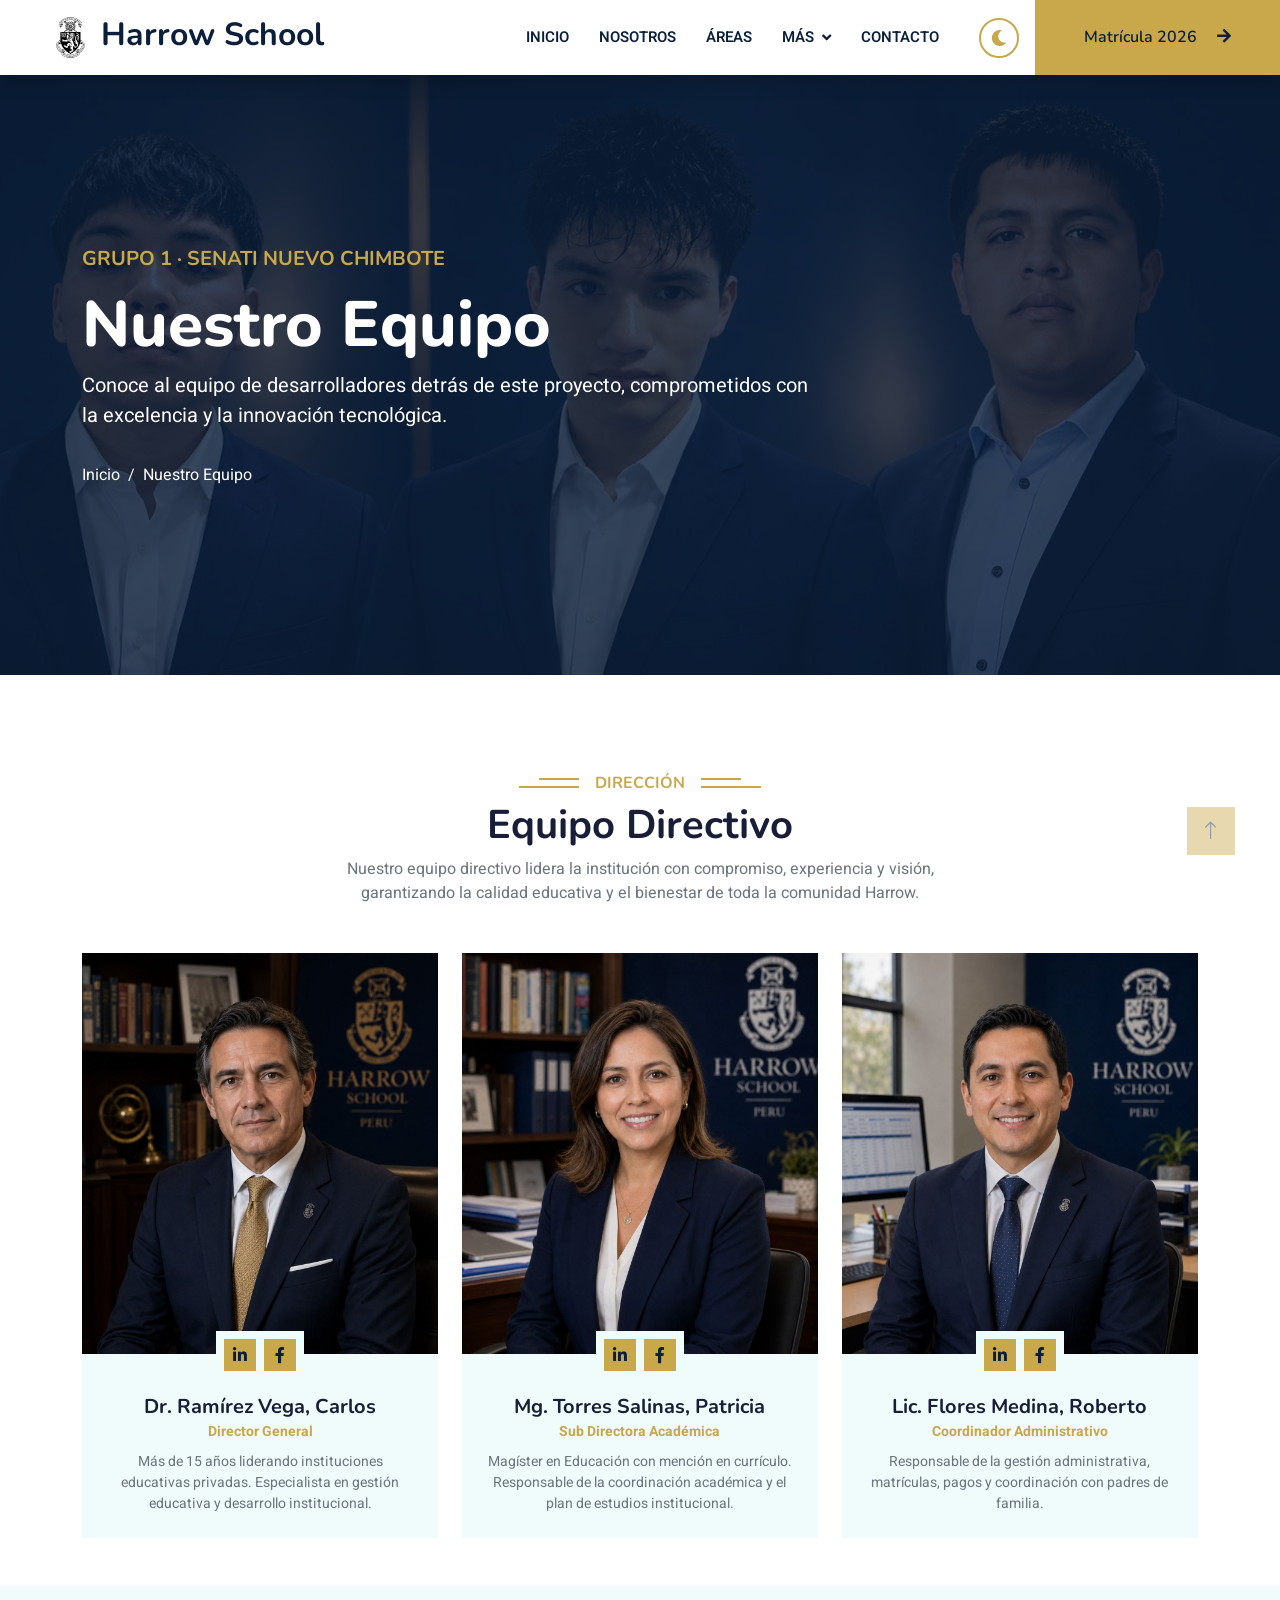
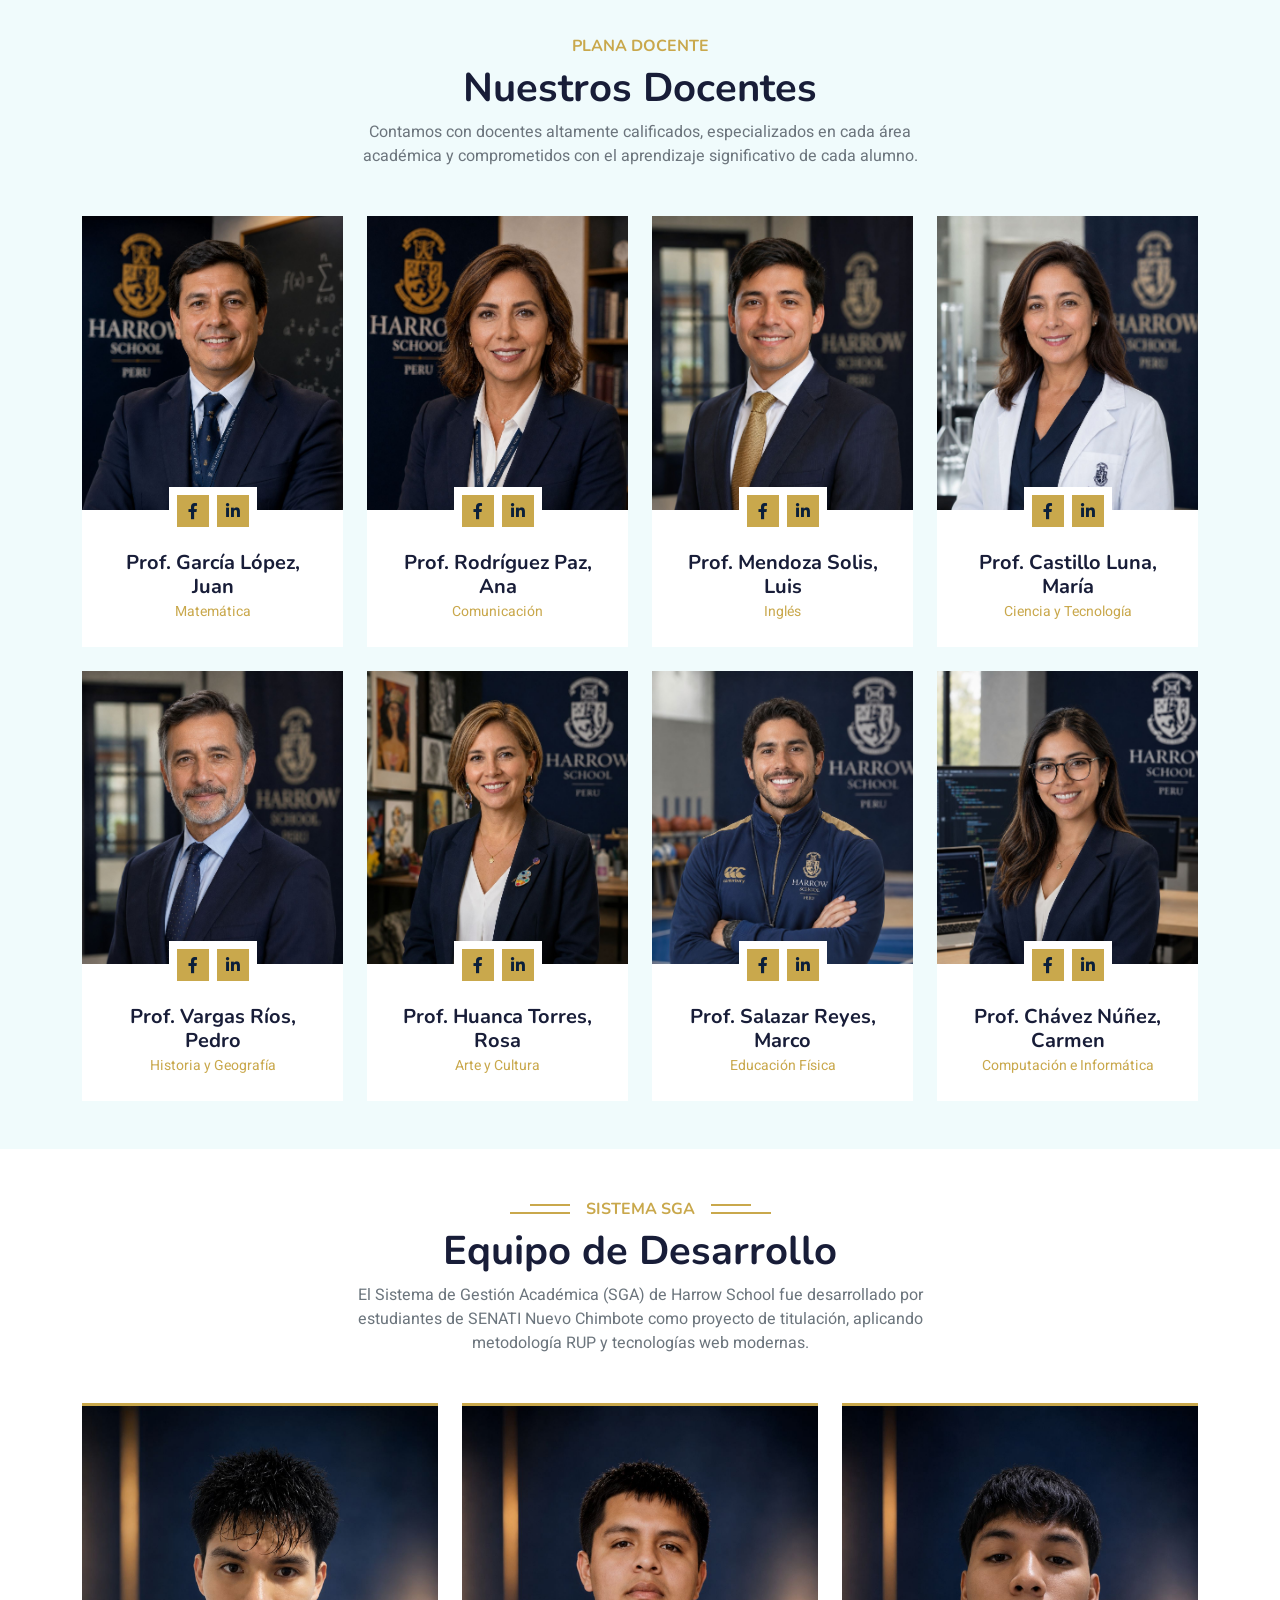
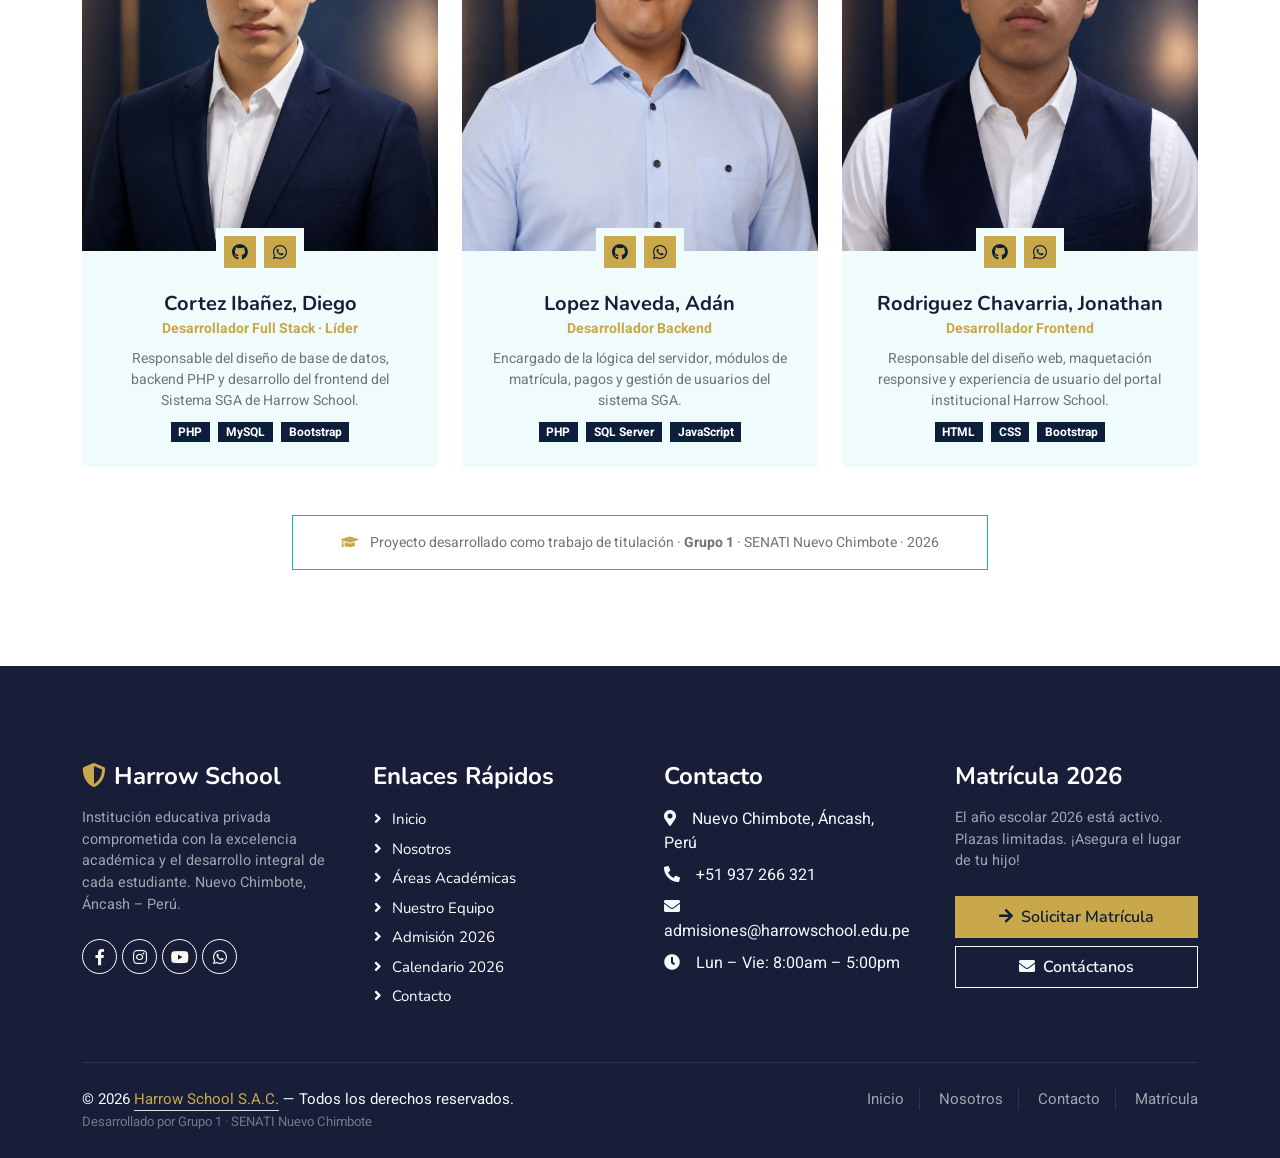
<file: equipo.html>
﻿<!DOCTYPE html>
<html lang="es">

<head>
    <meta charset="utf-8">
    <title>Harrow School — Nuestro Equipo</title>
    <meta content="width=device-width, initial-scale=1.0" name="viewport">
    <meta content="Harrow School, equipo, docentes, directivos, Nuevo Chimbote" name="keywords">
    <meta content="Conoce al equipo de docentes y directivos de Harrow School S.A.C." name="description">

    <link href="img/logo.png" rel="icon">

    <link rel="preconnect" href="https://fonts.googleapis.com">
    <link rel="preconnect" href="https://fonts.gstatic.com" crossorigin>
    <link href="https://fonts.googleapis.com/css2?family=Heebo:wght@400;500;600&family=Nunito:wght@600;700;800&display=swap" rel="stylesheet">

    <link href="https://cdnjs.cloudflare.com/ajax/libs/font-awesome/5.10.0/css/all.min.css" rel="stylesheet">
    <link href="https://cdn.jsdelivr.net/npm/bootstrap-icons@1.4.1/font/bootstrap-icons.css" rel="stylesheet">

    <link href="lib/animate/animate.min.css" rel="stylesheet">
    <link href="lib/owlcarousel/assets/owl.carousel.min.css" rel="stylesheet">

    <link href="css/bootstrap.min.css" rel="stylesheet">
    <link href="css/style.css" rel="stylesheet">
    <link href="css/darkmode.css" rel="stylesheet">

</head>

<body>

    <!-- ══ Spinner ══ -->
    <div id="spinner" class="show bg-white position-fixed translate-middle w-100 vh-100 top-50 start-50 d-flex align-items-center justify-content-center">
        <div class="spinner-border text-primary" style="width: 3rem; height: 3rem;" role="status">
            <span class="sr-only">Cargando...</span>
        </div>
    </div>


    <!-- ══ Navbar ══ -->
    <nav class="navbar navbar-expand-lg bg-white navbar-light shadow sticky-top p-0">
        <a href="index.html" class="navbar-brand d-flex align-items-center px-4 px-lg-5">
            <h2 class="m-0 text-primary">
                <img src="img/logo.png" alt="Harrow School" height="45" class="me-2">Harrow School
            </h2>
        </a>
        <button type="button" class="navbar-toggler me-4" data-bs-toggle="collapse" data-bs-target="#navbarCollapse">
            <span class="navbar-toggler-icon"></span>
        </button>
        <div class="collapse navbar-collapse" id="navbarCollapse">
            <div class="navbar-nav ms-auto p-4 p-lg-0">
                <a href="index.html" class="nav-item nav-link">Inicio</a>
                <a href="nosotros.html" class="nav-item nav-link">Nosotros</a>
                <a href="cursos.html" class="nav-item nav-link">Áreas</a>
                <div class="nav-item dropdown">
                    <a href="#" class="nav-link dropdown-toggle" data-bs-toggle="dropdown">Más</a>
                    <div class="dropdown-menu fade-down m-0">
                        <a href="equipo.html" class="dropdown-item active">Nuestro Equipo</a>
                        <a href="admision.html" class="dropdown-item">Admisión</a>
                        <a href="testimonial.html" class="dropdown-item">Testimonios</a>
                        <a href="calendario.html" class="dropdown-item">Calendario</a>
                    </div>
                </div>
                <a href="contacto.html" class="nav-item nav-link">Contacto</a>
            </div>
            <button id="btnDarkMode" title="Cambiar apariencia" class="me-3">
                <i class="fa fa-moon" id="iconDarkMode"></i>
            </button>
            <a href="admision.html" class="btn btn-primary py-4 px-lg-5 d-none d-lg-block">
                Matrícula 2026 <i class="fa fa-arrow-right ms-3"></i>
            </a>
        </div>
    </nav>


<!-- ══ Carousel Hero — Nuestro Equipo ══ -->
<div class="container-fluid p-0 mb-5">
    <div class="owl-carousel header-carousel position-relative" style="overflow:hidden;">
        <div class="owl-carousel-item position-relative" style="height:600px;">
            <img src="img/carousel-9.jpg" alt="Nuestro Equipo Harrow School" style="width:100%;height:600px;object-fit:cover;">
            <div class="position-absolute top-0 start-0 w-100 h-100 d-flex align-items-center"
                style="background: rgba(11, 31, 58, .82);">
                <div class="container">
                    <div class="row justify-content-start">
                        <div class="col-sm-10 col-lg-8">
                            <h5 class="text-primary text-uppercase mb-3 animated slideInDown">
                                Grupo 1 · SENATI Nuevo Chimbote
                            </h5>
                            <h1 class="display-3 text-white animated slideInDown">
                                Nuestro Equipo
                            </h1>
                            <p class="fs-5 text-white mb-4 pb-2">
                                Conoce al equipo de desarrolladores detrás de este proyecto, 
                                comprometidos con la excelencia y la innovación tecnológica.
                            </p>
                            <nav aria-label="breadcrumb">
                                <ol class="breadcrumb">
                                    <li class="breadcrumb-item"><a class="text-white" href="index.html">Inicio</a></li>
                                    <li class="breadcrumb-item text-white active" aria-current="page">Nuestro Equipo</li>
                                </ol>
                            </nav>
                        </div>
                    </div>
                </div>
            </div>
        </div>
    </div>
</div>


    <!-- ══ Equipo Directivo ══ -->
    <div class="container-xxl py-5">
        <div class="container">
            <div class="text-center wow fadeInUp" data-wow-delay="0.1s">
                <h6 class="section-title bg-white text-center text-primary px-3">Dirección</h6>
                <h1 class="mb-2">Equipo Directivo</h1>
                <p class="mb-5 mx-auto" style="max-width: 600px; color: #6c757d;">
                    Nuestro equipo directivo lidera la institución con compromiso, experiencia 
                    y visión, garantizando la calidad educativa y el bienestar de toda la comunidad Harrow.
                </p>
            </div>
            <div class="row g-4 justify-content-center">

                <!-- Director General -->
                <div class="col-lg-4 col-md-6 wow fadeInUp" data-wow-delay="0.1s">
                    <div class="team-item bg-light">
                        <div class="overflow-hidden">
                            <img class="img-fluid w-100" src="img/director-1.jpg" alt="Director General">
                        </div>
                        <div class="position-relative d-flex justify-content-center" style="margin-top: -23px;">
                            <div class="bg-light d-flex justify-content-center pt-2 px-1">
                                <a class="btn btn-sm-square btn-primary mx-1" href="#"><i class="fab fa-linkedin-in"></i></a>
                                <a class="btn btn-sm-square btn-primary mx-1" href="#"><i class="fab fa-facebook-f"></i></a>
                            </div>
                        </div>
                        <div class="text-center p-4">
                            <h5 class="mb-0">Dr. Ramírez Vega, Carlos</h5>
                            <small class="text-primary fw-bold">Director General</small>
                            <p class="text-muted small mt-2 mb-0">
                                Más de 15 años liderando instituciones educativas privadas. 
                                Especialista en gestión educativa y desarrollo institucional.
                            </p>
                        </div>
                    </div>
                </div>

                <!-- Sub Directora -->
                <div class="col-lg-4 col-md-6 wow fadeInUp" data-wow-delay="0.3s">
                    <div class="team-item bg-light">
                        <div class="overflow-hidden">
                            <img class="img-fluid w-100" src="img/director-2.jpg" alt="Sub Directora">
                        </div>
                        <div class="position-relative d-flex justify-content-center" style="margin-top: -23px;">
                            <div class="bg-light d-flex justify-content-center pt-2 px-1">
                                <a class="btn btn-sm-square btn-primary mx-1" href="#"><i class="fab fa-linkedin-in"></i></a>
                                <a class="btn btn-sm-square btn-primary mx-1" href="#"><i class="fab fa-facebook-f"></i></a>
                            </div>
                        </div>
                        <div class="text-center p-4">
                            <h5 class="mb-0">Mg. Torres Salinas, Patricia</h5>
                            <small class="text-primary fw-bold">Sub Directora Académica</small>
                            <p class="text-muted small mt-2 mb-0">
                                Magíster en Educación con mención en currículo. Responsable 
                                de la coordinación académica y el plan de estudios institucional.
                            </p>
                        </div>
                    </div>
                </div>

                <!-- Coordinador Administrativo -->
                <div class="col-lg-4 col-md-6 wow fadeInUp" data-wow-delay="0.5s">
                    <div class="team-item bg-light">
                        <div class="overflow-hidden">
                            <img class="img-fluid w-100" src="img/director-3.jpg" alt="Coordinador">
                        </div>
                        <div class="position-relative d-flex justify-content-center" style="margin-top: -23px;">
                            <div class="bg-light d-flex justify-content-center pt-2 px-1">
                                <a class="btn btn-sm-square btn-primary mx-1" href="#"><i class="fab fa-linkedin-in"></i></a>
                                <a class="btn btn-sm-square btn-primary mx-1" href="#"><i class="fab fa-facebook-f"></i></a>
                            </div>
                        </div>
                        <div class="text-center p-4">
                            <h5 class="mb-0">Lic. Flores Medina, Roberto</h5>
                            <small class="text-primary fw-bold">Coordinador Administrativo</small>
                            <p class="text-muted small mt-2 mb-0">
                                Responsable de la gestión administrativa, matrículas, 
                                pagos y coordinación con padres de familia.
                            </p>
                        </div>
                    </div>
                </div>

            </div>
        </div>
    </div>


    <!-- ══ Docentes ══ -->
    <div class="container-xxl py-5 bg-light">
        <div class="container">
            <div class="text-center wow fadeInUp" data-wow-delay="0.1s">
                <h6 class="section-title bg-light text-center text-primary px-3">Plana Docente</h6>
                <h1 class="mb-2">Nuestros Docentes</h1>
                <p class="mb-5 mx-auto" style="max-width: 600px; color: #6c757d;">
                    Contamos con docentes altamente calificados, especializados en cada área 
                    académica y comprometidos con el aprendizaje significativo de cada alumno.
                </p>
            </div>
            <div class="row g-4">

                <div class="col-lg-3 col-md-6 wow fadeInUp" data-wow-delay="0.1s">
                    <div class="team-item bg-white">
                        <div class="overflow-hidden">
                            <img class="img-fluid w-100" src="img/team-1.jpg" alt="Docente">
                        </div>
                        <div class="position-relative d-flex justify-content-center" style="margin-top: -23px;">
                            <div class="bg-white d-flex justify-content-center pt-2 px-1">
                                <a class="btn btn-sm-square btn-primary mx-1" href="#"><i class="fab fa-facebook-f"></i></a>
                                <a class="btn btn-sm-square btn-primary mx-1" href="#"><i class="fab fa-linkedin-in"></i></a>
                            </div>
                        </div>
                        <div class="text-center p-4">
                            <h5 class="mb-0">Prof. García López, Juan</h5>
                            <small class="text-primary">Matemática</small>
                        </div>
                    </div>
                </div>

                <div class="col-lg-3 col-md-6 wow fadeInUp" data-wow-delay="0.2s">
                    <div class="team-item bg-white">
                        <div class="overflow-hidden">
                            <img class="img-fluid w-100" src="img/team-2.jpg" alt="Docente">
                        </div>
                        <div class="position-relative d-flex justify-content-center" style="margin-top: -23px;">
                            <div class="bg-white d-flex justify-content-center pt-2 px-1">
                                <a class="btn btn-sm-square btn-primary mx-1" href="#"><i class="fab fa-facebook-f"></i></a>
                                <a class="btn btn-sm-square btn-primary mx-1" href="#"><i class="fab fa-linkedin-in"></i></a>
                            </div>
                        </div>
                        <div class="text-center p-4">
                            <h5 class="mb-0">Prof. Rodríguez Paz, Ana</h5>
                            <small class="text-primary">Comunicación</small>
                        </div>
                    </div>
                </div>

                <div class="col-lg-3 col-md-6 wow fadeInUp" data-wow-delay="0.3s">
                    <div class="team-item bg-white">
                        <div class="overflow-hidden">
                            <img class="img-fluid w-100" src="img/team-3.jpg" alt="Docente">
                        </div>
                        <div class="position-relative d-flex justify-content-center" style="margin-top: -23px;">
                            <div class="bg-white d-flex justify-content-center pt-2 px-1">
                                <a class="btn btn-sm-square btn-primary mx-1" href="#"><i class="fab fa-facebook-f"></i></a>
                                <a class="btn btn-sm-square btn-primary mx-1" href="#"><i class="fab fa-linkedin-in"></i></a>
                            </div>
                        </div>
                        <div class="text-center p-4">
                            <h5 class="mb-0">Prof. Mendoza Solis, Luis</h5>
                            <small class="text-primary">Inglés</small>
                        </div>
                    </div>
                </div>

                <div class="col-lg-3 col-md-6 wow fadeInUp" data-wow-delay="0.4s">
                    <div class="team-item bg-white">
                        <div class="overflow-hidden">
                            <img class="img-fluid w-100" src="img/team-4.jpg" alt="Docente">
                        </div>
                        <div class="position-relative d-flex justify-content-center" style="margin-top: -23px;">
                            <div class="bg-white d-flex justify-content-center pt-2 px-1">
                                <a class="btn btn-sm-square btn-primary mx-1" href="#"><i class="fab fa-facebook-f"></i></a>
                                <a class="btn btn-sm-square btn-primary mx-1" href="#"><i class="fab fa-linkedin-in"></i></a>
                            </div>
                        </div>
                        <div class="text-center p-4">
                            <h5 class="mb-0">Prof. Castillo Luna, María</h5>
                            <small class="text-primary">Ciencia y Tecnología</small>
                        </div>
                    </div>
                </div>

                <div class="col-lg-3 col-md-6 wow fadeInUp" data-wow-delay="0.1s">
                    <div class="team-item bg-white">
                        <div class="overflow-hidden">
                            <img class="img-fluid w-100" src="img/team-5.jpg" alt="Docente">
                        </div>
                        <div class="position-relative d-flex justify-content-center" style="margin-top: -23px;">
                            <div class="bg-white d-flex justify-content-center pt-2 px-1">
                                <a class="btn btn-sm-square btn-primary mx-1" href="#"><i class="fab fa-facebook-f"></i></a>
                                <a class="btn btn-sm-square btn-primary mx-1" href="#"><i class="fab fa-linkedin-in"></i></a>
                            </div>
                        </div>
                        <div class="text-center p-4">
                            <h5 class="mb-0">Prof. Vargas Ríos, Pedro</h5>
                            <small class="text-primary">Historia y Geografía</small>
                        </div>
                    </div>
                </div>

                <div class="col-lg-3 col-md-6 wow fadeInUp" data-wow-delay="0.2s">
                    <div class="team-item bg-white">
                        <div class="overflow-hidden">
                            <img class="img-fluid w-100" src="img/team-6.jpg" alt="Docente">
                        </div>
                        <div class="position-relative d-flex justify-content-center" style="margin-top: -23px;">
                            <div class="bg-white d-flex justify-content-center pt-2 px-1">
                                <a class="btn btn-sm-square btn-primary mx-1" href="#"><i class="fab fa-facebook-f"></i></a>
                                <a class="btn btn-sm-square btn-primary mx-1" href="#"><i class="fab fa-linkedin-in"></i></a>
                            </div>
                        </div>
                        <div class="text-center p-4">
                            <h5 class="mb-0">Prof. Huanca Torres, Rosa</h5>
                            <small class="text-primary">Arte y Cultura</small>
                        </div>
                    </div>
                </div>

                <div class="col-lg-3 col-md-6 wow fadeInUp" data-wow-delay="0.3s">
                    <div class="team-item bg-white">
                        <div class="overflow-hidden">
                            <img class="img-fluid w-100" src="img/team-7.jpg" alt="Docente">
                        </div>
                        <div class="position-relative d-flex justify-content-center" style="margin-top: -23px;">
                            <div class="bg-white d-flex justify-content-center pt-2 px-1">
                                <a class="btn btn-sm-square btn-primary mx-1" href="#"><i class="fab fa-facebook-f"></i></a>
                                <a class="btn btn-sm-square btn-primary mx-1" href="#"><i class="fab fa-linkedin-in"></i></a>
                            </div>
                        </div>
                        <div class="text-center p-4">
                            <h5 class="mb-0">Prof. Salazar Reyes, Marco</h5>
                            <small class="text-primary">Educación Física</small>
                        </div>
                    </div>
                </div>

                <div class="col-lg-3 col-md-6 wow fadeInUp" data-wow-delay="0.4s">
                    <div class="team-item bg-white">
                        <div class="overflow-hidden">
                            <img class="img-fluid w-100" src="img/team-8.jpg" alt="Docente">
                        </div>
                        <div class="position-relative d-flex justify-content-center" style="margin-top: -23px;">
                            <div class="bg-white d-flex justify-content-center pt-2 px-1">
                                <a class="btn btn-sm-square btn-primary mx-1" href="#"><i class="fab fa-facebook-f"></i></a>
                                <a class="btn btn-sm-square btn-primary mx-1" href="#"><i class="fab fa-linkedin-in"></i></a>
                            </div>
                        </div>
                        <div class="text-center p-4">
                            <h5 class="mb-0">Prof. Chávez Núñez, Carmen</h5>
                            <small class="text-primary">Computación e Informática</small>
                        </div>
                    </div>
                </div>

            </div>
        </div>
    </div>


    <!-- ══ Equipo Desarrollador del SGA ══ -->
    <div class="container-xxl py-5">
        <div class="container">
            <div class="text-center wow fadeInUp" data-wow-delay="0.1s">
                <h6 class="section-title bg-white text-center text-primary px-3">Sistema SGA</h6>
                <h1 class="mb-2">Equipo de Desarrollo</h1>
                <p class="mb-5 mx-auto" style="max-width: 600px; color: #6c757d;">
                    El Sistema de Gestión Académica (SGA) de Harrow School fue desarrollado 
                    por estudiantes de SENATI Nuevo Chimbote como proyecto de titulación, 
                    aplicando metodología RUP y tecnologías web modernas.
                </p>
            </div>
            <div class="row g-4 justify-content-center">

                <!-- Diego -->
                <div class="col-lg-4 col-md-6 wow fadeInUp" data-wow-delay="0.1s">
                    <div class="team-item bg-light" style="border-top: 3px solid var(--primary);">
                        <div class="overflow-hidden">
                            <img class="img-fluid w-100" src="img/diego.jpg?v=2" alt="Diego Cortez Ibañez">
                        </div>
                        <div class="position-relative d-flex justify-content-center" style="margin-top: -23px;">
                            <div class="bg-light d-flex justify-content-center pt-2 px-1">
                                <a class="btn btn-sm-square btn-primary mx-1" href="https://github.com/DiegoEleGampi" target="_blank" rel="noopener noreferrer" title="GitHub de Diego" aria-label="GitHub de Diego"><i class="fab fa-github"></i></a>
                                <a class="btn btn-sm-square btn-primary mx-1" href="https://wa.me/51937266321" target="_blank" rel="noopener noreferrer" title="WhatsApp" aria-label="WhatsApp"><i class="fab fa-whatsapp"></i></a>
                            </div>
                        </div>
                        <div class="text-center p-4">
                            <h5 class="mb-0">Cortez Ibañez, Diego</h5>
                            <small class="text-primary fw-bold">Desarrollador Full Stack · Líder</small>
                            <p class="text-muted small mt-2 mb-0">
                                Responsable del diseño de base de datos, backend PHP y 
                                desarrollo del frontend del Sistema SGA de Harrow School.
                            </p>
                            <div class="mt-2">
                                <span class="badge bg-primary me-1">PHP</span>
                                <span class="badge bg-primary me-1">MySQL</span>
                                <span class="badge bg-primary">Bootstrap</span>
                            </div>
                        </div>
                    </div>
                </div>

                <!-- Adán -->
                <div class="col-lg-4 col-md-6 wow fadeInUp" data-wow-delay="0.3s">
                    <div class="team-item bg-light" style="border-top: 3px solid var(--primary);">
                        <div class="overflow-hidden">
                            <img class="img-fluid w-100" src="img/adan.jpg?v=2" alt="Adán Lopez Naveda">
                        </div>
                        <div class="position-relative d-flex justify-content-center" style="margin-top: -23px;">
                            <div class="bg-light d-flex justify-content-center pt-2 px-1">
                                <a class="btn btn-sm-square btn-primary mx-1" href="https://github.com/02imanol08-cloud" target="_blank" rel="noopener noreferrer" title="GitHub de Adán" aria-label="GitHub de Adán"><i class="fab fa-github"></i></a>
                                <a class="btn btn-sm-square btn-primary mx-1" href="https://wa.me/51900906017" target="_blank" rel="noopener noreferrer" title="WhatsApp" aria-label="WhatsApp"><i class="fab fa-whatsapp"></i></a>
                            </div>
                        </div>
                        <div class="text-center p-4">
                            <h5 class="mb-0">Lopez Naveda, Adán</h5>
                            <small class="text-primary fw-bold">Desarrollador Backend</small>
                            <p class="text-muted small mt-2 mb-0">
                                Encargado de la lógica del servidor, módulos de matrícula, 
                                pagos y gestión de usuarios del sistema SGA.
                            </p>
                            <div class="mt-2">
                                <span class="badge bg-primary me-1">PHP</span>
                                <span class="badge bg-primary me-1">SQL Server</span>
                                <span class="badge bg-primary">JavaScript</span>
                            </div>
                        </div>
                    </div>
                </div>

                <!-- Jonathan -->
                <div class="col-lg-4 col-md-6 wow fadeInUp" data-wow-delay="0.5s">
                    <div class="team-item bg-light" style="border-top: 3px solid var(--primary);">
                        <div class="overflow-hidden">
                            <img class="img-fluid w-100" src="img/jonathan.jpg?v=2" alt="Jonathan Rodriguez Chavarria">
                        </div>
                        <div class="position-relative d-flex justify-content-center" style="margin-top: -23px;">
                            <div class="bg-light d-flex justify-content-center pt-2 px-1">
                                <a class="btn btn-sm-square btn-primary mx-1" href="https://github.com/aaronlokito12345-rgb" target="_blank" rel="noopener noreferrer" title="GitHub de Jonathan" aria-label="GitHub de Jonathan"><i class="fab fa-github"></i></a>
                                <a class="btn btn-sm-square btn-primary mx-1" href="https://wa.me/51994010892" target="_blank" rel="noopener noreferrer" title="WhatsApp" aria-label="WhatsApp"><i class="fab fa-whatsapp"></i></a>
                            </div>
                        </div>
                        <div class="text-center p-4">
                            <h5 class="mb-0">Rodriguez Chavarria, Jonathan</h5>
                            <small class="text-primary fw-bold">Desarrollador Frontend</small>
                            <p class="text-muted small mt-2 mb-0">
                                Responsable del diseño web, maquetación responsive y 
                                experiencia de usuario del portal institucional Harrow School.
                            </p>
                            <div class="mt-2">
                                <span class="badge bg-primary me-1">HTML</span>
                                <span class="badge bg-primary me-1">CSS</span>
                                <span class="badge bg-primary">Bootstrap</span>
                            </div>
                        </div>
                    </div>
                </div>

            </div>

            <!-- Nota SENATI -->
            <div class="text-center mt-5 wow fadeInUp" data-wow-delay="0.1s">
                <div class="d-inline-block border border-primary rounded p-3 px-5">
                    <p class="mb-0 text-muted small">
                        <i class="fa fa-graduation-cap text-primary me-2"></i>
                        Proyecto desarrollado como trabajo de titulación · <strong>Grupo 1</strong> · 
                        SENATI Nuevo Chimbote · 2026
                    </p>
                </div>
            </div>

        </div>
    </div>


    <!-- ══ Footer ══ -->
    <div class="container-fluid bg-dark text-light footer pt-5 mt-5 wow fadeIn" data-wow-delay="0.1s">
        <div class="container py-5">
            <div class="row g-5">
                <div class="col-lg-3 col-md-6">
                    <h4 class="text-white mb-3">
                        <i class="fa fa-shield-alt text-primary me-2"></i>Harrow School
                    </h4>
                    <p class="mb-3" style="color: rgba(255,255,255,0.6); font-size: 0.9rem;">
                        Institución educativa privada comprometida con la excelencia académica y el
                        desarrollo integral de cada estudiante. Nuevo Chimbote, Áncash – Perú.
                    </p>
                    <div class="d-flex pt-2">
                        <a class="btn btn-outline-light btn-social" href="https://www.facebook.com/harrowbangkok/" target="_blank"><i class="fab fa-facebook-f"></i></a>
                        <a class="btn btn-outline-light btn-social" href="https://www.instagram.com/harrow.school/" target="_blank"><i class="fab fa-instagram"></i></a>
                        <a class="btn btn-outline-light btn-social" href="https://www.youtube.com/@aislharrowschools" target="_blank"><i class="fab fa-youtube"></i></a>
                        <a class="btn btn-outline-light btn-social" href="https://wa.me/51937266321" target="_blank"><i class="fab fa-whatsapp"></i></a>
                    </div>
                </div>
                <div class="col-lg-3 col-md-6">
                    <h4 class="text-white mb-3">Enlaces Rápidos</h4>
                    <a class="btn btn-link" href="index.html">Inicio</a>
                    <a class="btn btn-link" href="nosotros.html">Nosotros</a>
                    <a class="btn btn-link" href="cursos.html">Áreas Académicas</a>
                    <a class="btn btn-link" href="equipo.html">Nuestro Equipo</a>
                    <a class="btn btn-link" href="admision.html">Admisión 2026</a>
                    <a class="btn btn-link" href="calendario.html">Calendario 2026</a>
                    <a class="btn btn-link" href="contacto.html">Contacto</a>
                </div>
                <div class="col-lg-3 col-md-6">
                    <h4 class="text-white mb-3">Contacto</h4>
                    <p class="mb-2"><i class="fa fa-map-marker-alt me-3"></i>Nuevo Chimbote, Áncash, Perú</p>
                    <p class="mb-2"><i class="fa fa-phone-alt me-3"></i>+51 937 266 321</p>
                    <p class="mb-2"><i class="fa fa-envelope me-3"></i>admisiones@harrowschool.edu.pe</p>
                    <p class="mb-2"><i class="fa fa-clock me-3"></i>Lun – Vie: 8:00am – 5:00pm</p>
                </div>
                <div class="col-lg-3 col-md-6">
                    <h4 class="text-white mb-3">Matrícula 2026</h4>
                    <p style="color: rgba(255,255,255,0.6); font-size: 0.9rem;">
                        El año escolar 2026 está activo. Plazas limitadas. ¡Asegura el lugar de tu hijo!
                    </p>
                    <a href="admision.html" class="btn btn-primary w-100 py-2 mt-2">
                        <i class="fa fa-arrow-right me-2"></i>Solicitar Matrícula
                    </a>
                    <a href="contacto.html" class="btn btn-outline-light w-100 py-2 mt-2">
                        <i class="fa fa-envelope me-2"></i>Contáctanos
                    </a>
                </div>
            </div>
        </div>
        <div class="container">
            <div class="copyright">
                <div class="row">
                    <div class="col-md-6 text-center text-md-start mb-3 mb-md-0">
                        &copy; 2026 <a class="border-bottom" href="index.html">Harrow School S.A.C.</a> — Todos los derechos reservados.
                        <br><small style="color: rgba(255,255,255,0.4);">Desarrollado por Grupo 1 · SENATI Nuevo Chimbote</small>
                    </div>
                    <div class="col-md-6 text-center text-md-end">
                        <div class="footer-menu">
                            <a href="index.html">Inicio</a>
                            <a href="nosotros.html">Nosotros</a>
                            <a href="contacto.html">Contacto</a>
                            <a href="admision.html">Matrícula</a>
                        </div>
                    </div>
                </div>
            </div>
        </div>
    </div>

    <!-- Back to Top -->
    <a href="#" class="btn btn-lg btn-primary btn-lg-square back-to-top"><i class="bi bi-arrow-up"></i></a>

    <!-- JavaScript Libraries -->
    <script src="https://code.jquery.com/jquery-3.4.1.min.js"></script>
    <script src="https://cdn.jsdelivr.net/npm/bootstrap@5.0.0/dist/js/bootstrap.bundle.min.js"></script>
    <script src="lib/wow/wow.min.js"></script>
    <script src="lib/easing/easing.min.js"></script>
    <script src="lib/waypoints/waypoints.min.js"></script>
    <script src="lib/owlcarousel/owl.carousel.min.js"></script>
    <script src="js/main.js"></script>
    <script src="js/darkmode.js"></script>

</body>

</html>
</file>
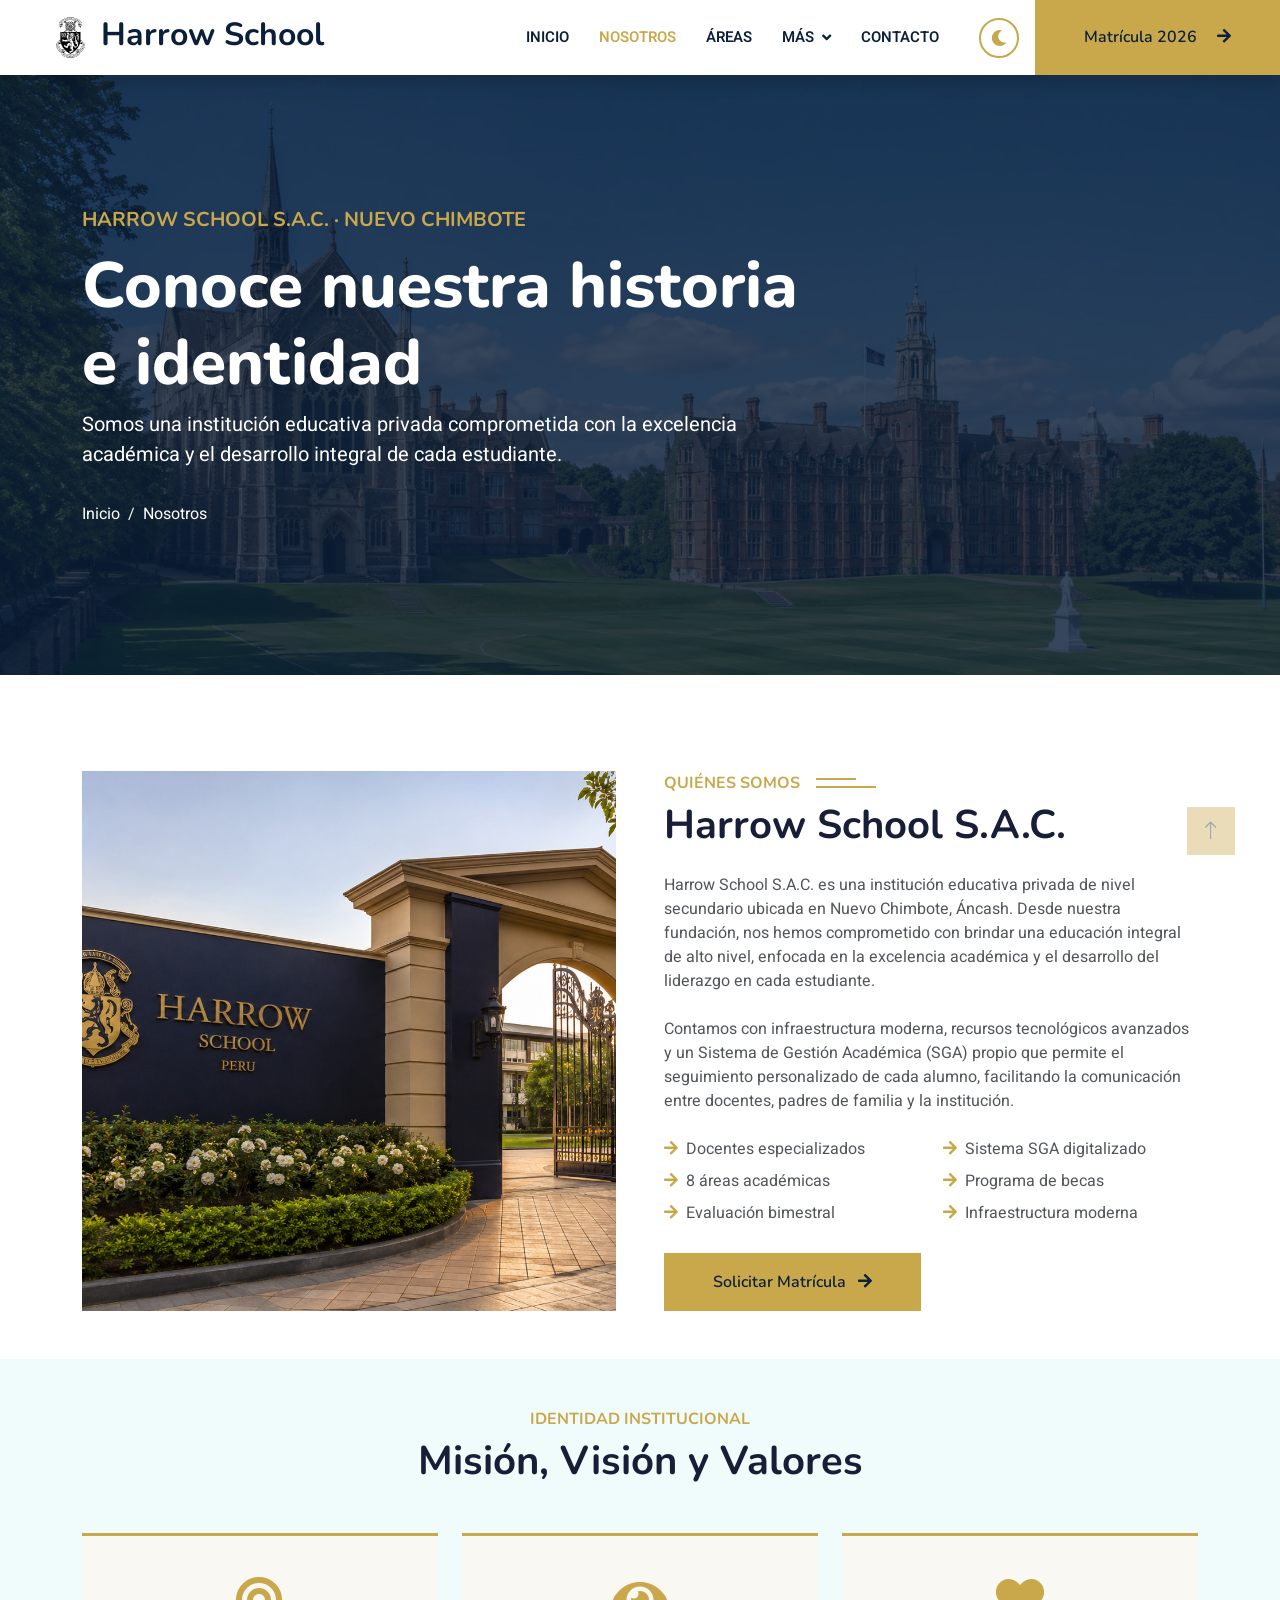
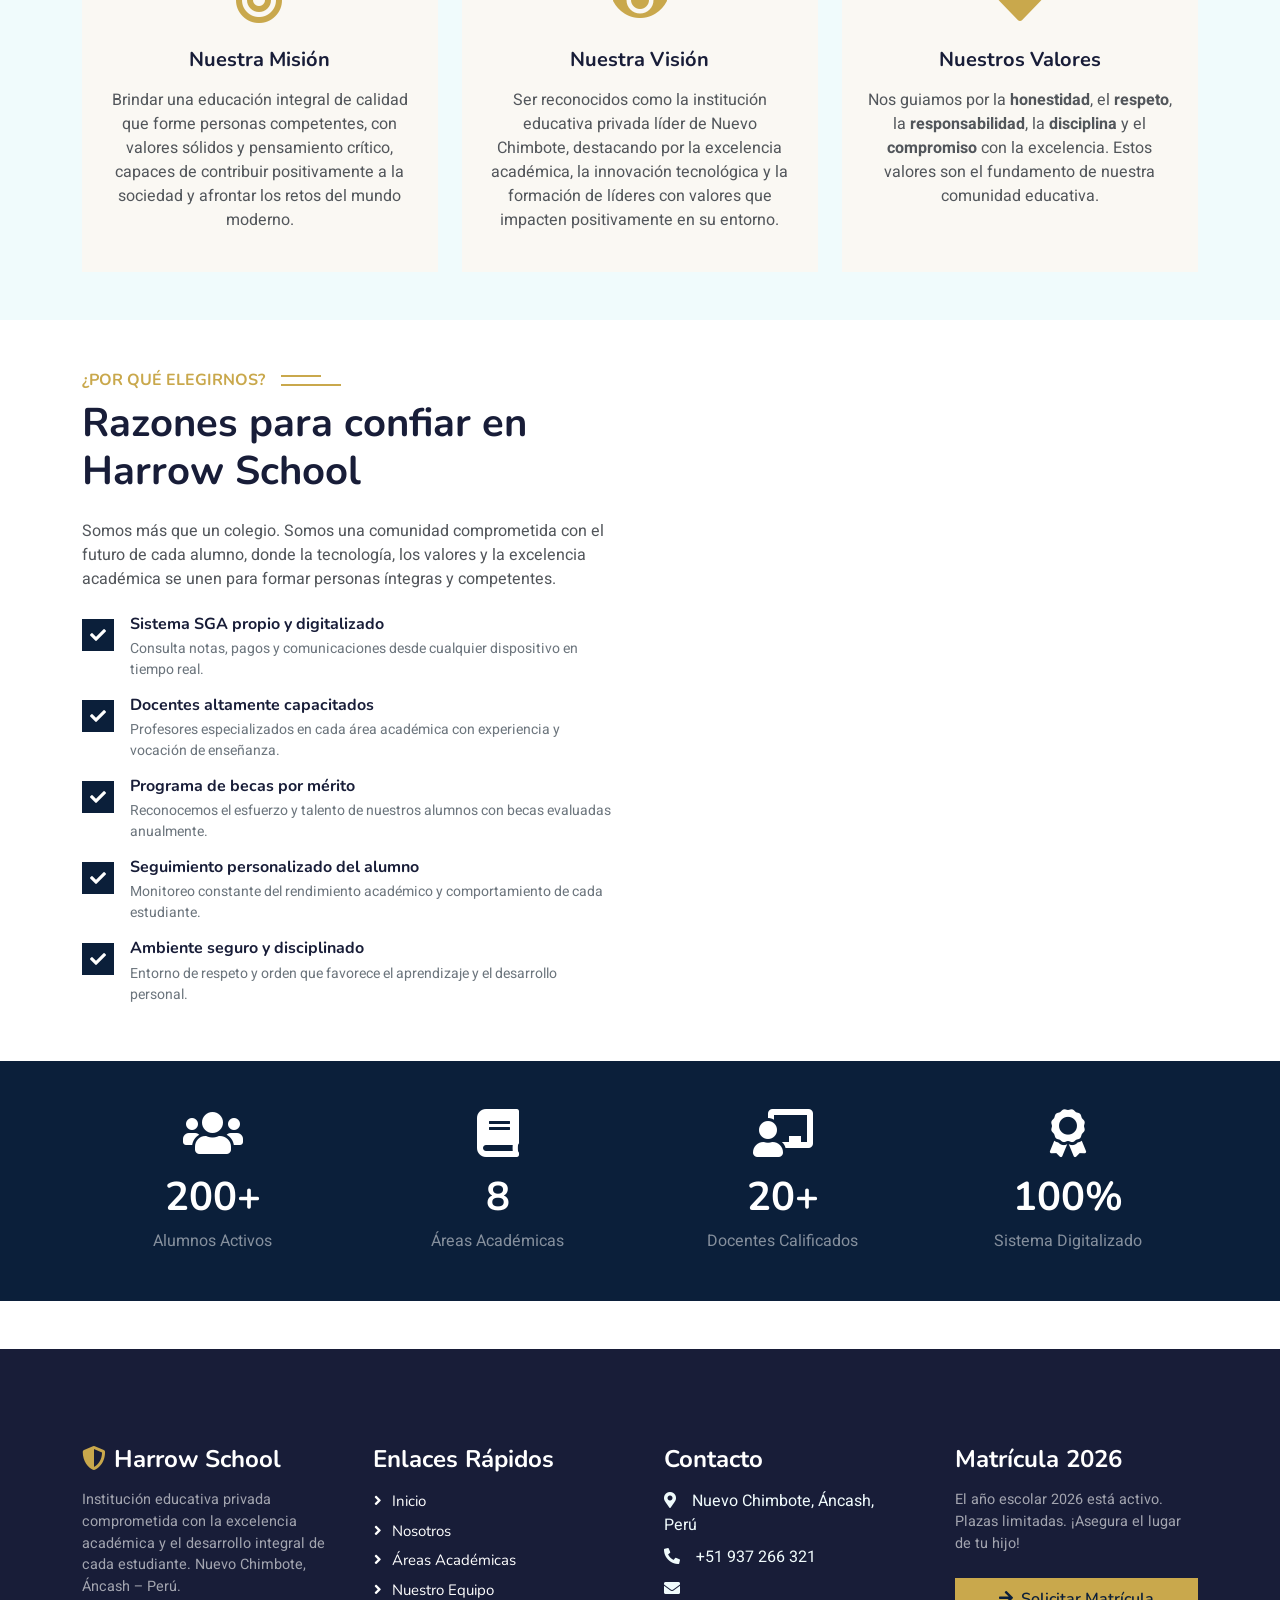
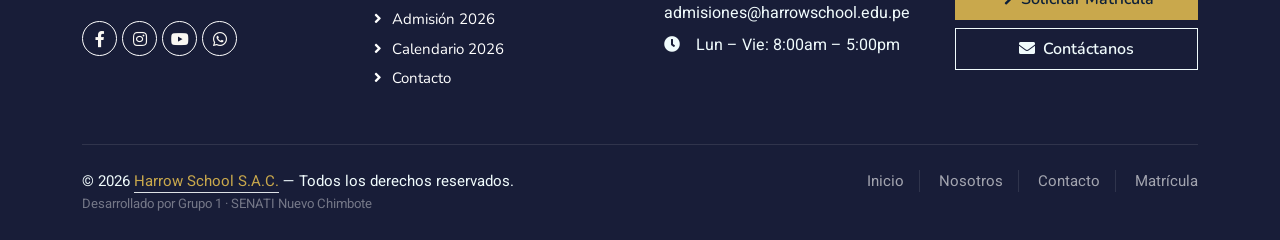
<file: nosotros.html>
<!DOCTYPE html>
<html lang="es">

<head>
    <meta charset="utf-8">
    <title>Harrow School — Nosotros</title>
    <meta content="width=device-width, initial-scale=1.0" name="viewport">
    <meta content="Harrow School, nosotros, misión, visión, valores, Nuevo Chimbote" name="keywords">
    <meta content="Conoce más sobre Harrow School S.A.C., nuestra misión, visión y valores institucionales." name="description">

    <link href="img/logo.png" rel="icon">

    <link rel="preconnect" href="https://fonts.googleapis.com">
    <link rel="preconnect" href="https://fonts.gstatic.com" crossorigin>
    <link href="https://fonts.googleapis.com/css2?family=Heebo:wght@400;500;600&family=Nunito:wght@600;700;800&display=swap" rel="stylesheet">

    <link href="https://cdnjs.cloudflare.com/ajax/libs/font-awesome/5.10.0/css/all.min.css" rel="stylesheet">
    <link href="https://cdn.jsdelivr.net/npm/bootstrap-icons@1.4.1/font/bootstrap-icons.css" rel="stylesheet">

    <link href="lib/animate/animate.min.css" rel="stylesheet">
    <link href="lib/owlcarousel/assets/owl.carousel.min.css" rel="stylesheet">

    <link href="css/bootstrap.min.css" rel="stylesheet">
    <link href="css/style.css" rel="stylesheet">
    <link href="css/darkmode.css" rel="stylesheet">
</head>

<body>

    <!-- ══ Spinner ══ -->
    <div id="spinner" class="show bg-white position-fixed translate-middle w-100 vh-100 top-50 start-50 d-flex align-items-center justify-content-center">
        <div class="spinner-border text-primary" style="width: 3rem; height: 3rem;" role="status">
            <span class="sr-only">Cargando...</span>
        </div>
    </div>


    <!-- ══ Navbar ══ -->
    <nav class="navbar navbar-expand-lg bg-white navbar-light shadow sticky-top p-0">
        <a href="index.html" class="navbar-brand d-flex align-items-center px-4 px-lg-5">
            <h2 class="m-0 text-primary">
                <img src="img/logo.png" alt="Harrow School" height="45" class="me-2">Harrow School
            </h2>
        </a>
        <button type="button" class="navbar-toggler me-4" data-bs-toggle="collapse" data-bs-target="#navbarCollapse">
            <span class="navbar-toggler-icon"></span>
        </button>
        <div class="collapse navbar-collapse" id="navbarCollapse">
            <div class="navbar-nav ms-auto p-4 p-lg-0">
                <a href="index.html" class="nav-item nav-link">Inicio</a>
                <a href="nosotros.html" class="nav-item nav-link active">Nosotros</a>
                <a href="cursos.html" class="nav-item nav-link">Áreas</a>
                <div class="nav-item dropdown">
                    <a href="#" class="nav-link dropdown-toggle" data-bs-toggle="dropdown">Más</a>
                    <div class="dropdown-menu fade-down m-0">
                        <a href="equipo.html" class="dropdown-item">Nuestro Equipo</a>
                        <a href="admision.html" class="dropdown-item">Admisión</a>
                        <a href="testimonial.html" class="dropdown-item">Testimonios</a>
                        <a href="calendario.html" class="dropdown-item">Calendario</a>
                    </div>
                </div>
                <a href="contacto.html" class="nav-item nav-link">Contacto</a>
            </div>
            <button id="btnDarkMode" title="Cambiar apariencia" class="me-3">
                <i class="fa fa-moon" id="iconDarkMode"></i>
            </button>
            <a href="admision.html" class="btn btn-primary py-4 px-lg-5 d-none d-lg-block">
                Matrícula 2026 <i class="fa fa-arrow-right ms-3"></i>
            </a>
        </div>
    </nav>


    <!-- ══ Page Header ══ -->
    <!-- ══ Carousel Hero — Nosotros ══ -->
<div class="container-fluid p-0 mb-5">
    <div class="owl-carousel header-carousel position-relative" style="overflow:hidden;">
        <div class="owl-carousel-item position-relative" style="height:600px;">
            <img src="img/carousel-3.jpg" alt="Nosotros Harrow School" style="width:100%;height:600px;object-fit:cover;">
            <div class="position-absolute top-0 start-0 w-100 h-100 d-flex align-items-center"
                style="background: rgba(11, 31, 58, .82);">
                <div class="container">
                    <div class="row justify-content-start">
                        <div class="col-sm-10 col-lg-8">
                            <h5 class="text-primary text-uppercase mb-3 animated slideInDown">
                                Harrow School S.A.C. · Nuevo Chimbote
                            </h5>
                            <h1 class="display-3 text-white animated slideInDown">
                                Conoce nuestra historia e identidad
                            </h1>
                            <p class="fs-5 text-white mb-4 pb-2">
                                Somos una institución educativa privada comprometida con la excelencia académica 
                                y el desarrollo integral de cada estudiante.
                            </p>
                            <nav aria-label="breadcrumb">
                                <ol class="breadcrumb">
                                    <li class="breadcrumb-item"><a class="text-white" href="index.html">Inicio</a></li>
                                    <li class="breadcrumb-item text-white active" aria-current="page">Nosotros</li>
                                </ol>
                            </nav>
                        </div>
                    </div>
                </div>
            </div>
        </div>
    </div>
</div>


    <!-- ══ Quiénes Somos ══ -->
    <div class="container-xxl py-5">
        <div class="container">
            <div class="row g-5">
                <div class="col-lg-6 wow fadeInUp" data-wow-delay="0.1s" style="min-height: 400px;">
                    <div class="position-relative h-100">
                        <img class="img-fluid position-absolute w-100 h-100" src="img/about.jpg"
                            alt="Harrow School instalaciones" style="object-fit: cover;">
                    </div>
                </div>
                <div class="col-lg-6 wow fadeInUp pb-0 mb-0" data-wow-delay="0.3s">
                    <h6 class="section-title bg-white text-start text-primary pe-3">Quiénes Somos</h6>
                    <h1 class="mb-4">Harrow School S.A.C.</h1>
                    <p class="mb-4">
                        Harrow School S.A.C. es una institución educativa privada de nivel secundario 
                        ubicada en Nuevo Chimbote, Áncash. Desde nuestra fundación, nos hemos comprometido 
                        con brindar una educación integral de alto nivel, enfocada en la excelencia 
                        académica y el desarrollo del liderazgo en cada estudiante.
                    </p>
                    <p class="mb-4">
                        Contamos con infraestructura moderna, recursos tecnológicos avanzados y un 
                        Sistema de Gestión Académica (SGA) propio que permite el seguimiento 
                        personalizado de cada alumno, facilitando la comunicación entre docentes, 
                        padres de familia y la institución.
                    </p>
                    <div class="row gy-2 gx-4 mb-4">
                        <div class="col-sm-6">
                            <p class="mb-0"><i class="fa fa-arrow-right text-primary me-2"></i>Docentes especializados</p>
                        </div>
                        <div class="col-sm-6">
                            <p class="mb-0"><i class="fa fa-arrow-right text-primary me-2"></i>Sistema SGA digitalizado</p>
                        </div>
                        <div class="col-sm-6">
                            <p class="mb-0"><i class="fa fa-arrow-right text-primary me-2"></i>8 áreas académicas</p>
                        </div>
                        <div class="col-sm-6">
                            <p class="mb-0"><i class="fa fa-arrow-right text-primary me-2"></i>Programa de becas</p>
                        </div>
                        <div class="col-sm-6">
                            <p class="mb-0"><i class="fa fa-arrow-right text-primary me-2"></i>Evaluación bimestral</p>
                        </div>
                        <div class="col-sm-6">
                            <p class="mb-0"><i class="fa fa-arrow-right text-primary me-2"></i>Infraestructura moderna</p>
                        </div>
                    </div>
                    <a class="btn btn-primary py-3 px-5 mt-1 mb-0" href="admision.html">
                        Solicitar Matrícula <i class="fa fa-arrow-right ms-2"></i>
                    </a>
                </div>
            </div>
        </div>
    </div>


    <!-- ══ Misión, Visión y Valores ══ -->
    <div class="container-xxl py-5 bg-light">
        <div class="container">
            <div class="text-center wow fadeInUp" data-wow-delay="0.1s">
                <h6 class="section-title bg-light text-center text-primary px-3">Identidad Institucional</h6>
                <h1 class="mb-5">Misión, Visión y Valores</h1>
            </div>
            <div class="row g-4">

                <!-- Misión -->
                <div class="col-lg-4 col-md-6 wow fadeInUp" data-wow-delay="0.1s">
                    <div class="service-item text-center pt-3 h-100">
                        <div class="p-4">
                            <i class="fa fa-3x fa-bullseye text-primary mb-4"></i>
                            <h5 class="mb-3">Nuestra Misión</h5>
                            <p>
                                Brindar una educación integral de calidad que forme personas competentes, 
                                con valores sólidos y pensamiento crítico, capaces de contribuir 
                                positivamente a la sociedad y afrontar los retos del mundo moderno.
                            </p>
                        </div>
                    </div>
                </div>

                <!-- Visión -->
                <div class="col-lg-4 col-md-6 wow fadeInUp" data-wow-delay="0.3s">
                    <div class="service-item text-center pt-3 h-100">
                        <div class="p-4">
                            <i class="fa fa-3x fa-eye text-primary mb-4"></i>
                            <h5 class="mb-3">Nuestra Visión</h5>
                            <p>
                                Ser reconocidos como la institución educativa privada líder de Nuevo 
                                Chimbote, destacando por la excelencia académica, la innovación 
                                tecnológica y la formación de líderes con valores que impacten 
                                positivamente en su entorno.
                            </p>
                        </div>
                    </div>
                </div>

                <!-- Valores -->
                <div class="col-lg-4 col-md-6 wow fadeInUp" data-wow-delay="0.5s">
                    <div class="service-item text-center pt-3 h-100">
                        <div class="p-4">
                            <i class="fa fa-3x fa-heart text-primary mb-4"></i>
                            <h5 class="mb-3">Nuestros Valores</h5>
                            <p>
                                Nos guiamos por la <strong>honestidad</strong>, el <strong>respeto</strong>, 
                                la <strong>responsabilidad</strong>, la <strong>disciplina</strong> y el 
                                <strong>compromiso</strong> con la excelencia. Estos valores son el 
                                fundamento de nuestra comunidad educativa.
                            </p>
                        </div>
                    </div>
                </div>

            </div>
        </div>
    </div>


    <!-- ══ Por qué elegirnos ══ -->
    <div class="container-xxl py-5">
        <div class="container">
            <div class="row g-5 align-items-center">
                <div class="col-lg-6 wow fadeInUp" data-wow-delay="0.1s">
                    <h6 class="section-title bg-white text-start text-primary pe-3">¿Por qué elegirnos?</h6>
                    <h1 class="mb-4">Razones para confiar en Harrow School</h1>
                    <p class="mb-4">
                        Somos más que un colegio. Somos una comunidad comprometida con el futuro 
                        de cada alumno, donde la tecnología, los valores y la excelencia académica 
                        se unen para formar personas íntegras y competentes.
                    </p>

                    <div class="row g-3 mb-2">
                        <div class="col-12 wow fadeInUp" data-wow-delay="0.1s">
                            <div class="d-flex align-items-start">
                                <div class="btn-sm-square bg-primary text-white me-3 mt-1" style="min-width:32px;">
                                    <i class="fa fa-check"></i>
                                </div>
                                <div>
                                    <h6 class="mb-1">Sistema SGA propio y digitalizado</h6>
                                    <p class="mb-0 text-muted small">Consulta notas, pagos y comunicaciones desde cualquier dispositivo en tiempo real.</p>
                                </div>
                            </div>
                        </div>
                        <div class="col-12 wow fadeInUp" data-wow-delay="0.2s">
                            <div class="d-flex align-items-start">
                                <div class="btn-sm-square bg-primary text-white me-3 mt-1" style="min-width:32px;">
                                    <i class="fa fa-check"></i>
                                </div>
                                <div>
                                    <h6 class="mb-1">Docentes altamente capacitados</h6>
                                    <p class="mb-0 text-muted small">Profesores especializados en cada área académica con experiencia y vocación de enseñanza.</p>
                                </div>
                            </div>
                        </div>
                        <div class="col-12 wow fadeInUp" data-wow-delay="0.3s">
                            <div class="d-flex align-items-start">
                                <div class="btn-sm-square bg-primary text-white me-3 mt-1" style="min-width:32px;">
                                    <i class="fa fa-check"></i>
                                </div>
                                <div>
                                    <h6 class="mb-1">Programa de becas por mérito</h6>
                                    <p class="mb-0 text-muted small">Reconocemos el esfuerzo y talento de nuestros alumnos con becas evaluadas anualmente.</p>
                                </div>
                            </div>
                        </div>
                        <div class="col-12 wow fadeInUp" data-wow-delay="0.4s">
                            <div class="d-flex align-items-start">
                                <div class="btn-sm-square bg-primary text-white me-3 mt-1" style="min-width:32px;">
                                    <i class="fa fa-check"></i>
                                </div>
                                <div>
                                    <h6 class="mb-1">Seguimiento personalizado del alumno</h6>
                                    <p class="mb-0 text-muted small">Monitoreo constante del rendimiento académico y comportamiento de cada estudiante.</p>
                                </div>
                            </div>
                        </div>
                        <div class="col-12 wow fadeInUp" data-wow-delay="0.5s">
                            <div class="d-flex align-items-start">
                                <div class="btn-sm-square bg-primary text-white me-3 mt-1" style="min-width:32px;">
                                    <i class="fa fa-check"></i>
                                </div>
                                <div>
                                    <h6 class="mb-1">Ambiente seguro y disciplinado</h6>
                                    <p class="mb-0 text-muted small">Entorno de respeto y orden que favorece el aprendizaje y el desarrollo personal.</p>
                                </div>
                            </div>
                        </div>
                    </div>
                </div>

                <div class="col-lg-6 wow fadeInUp d-none d-lg-block" data-wow-delay="0.3s" style="min-height: 400px;">
                    <div class="position-relative h-100">
                        <img class="img-fluid position-absolute w-100 h-100" src="img/cat-1.jpg"
                            alt="Por qué elegirnos" style="object-fit: cover;">
                    </div>
                </div>
            </div>
        </div>
    </div>


    <!-- ══ Estadísticas ══ -->
    <div class="container-xxl py-5 bg-primary text-white wow fadeIn" data-wow-delay="0.1s">
        <div class="container">
            <div class="row g-4 text-center">
                <div class="col-lg-3 col-sm-6">
                    <i class="fa fa-3x fa-users mb-3"></i>
                    <h1 class="text-white fw-bold">200+</h1>
                    <p class="text-white-50 mb-0">Alumnos Activos</p>
                </div>
                <div class="col-lg-3 col-sm-6">
                    <i class="fa fa-3x fa-book mb-3"></i>
                    <h1 class="text-white fw-bold">8</h1>
                    <p class="text-white-50 mb-0">Áreas Académicas</p>
                </div>
                <div class="col-lg-3 col-sm-6">
                    <i class="fa fa-3x fa-chalkboard-teacher mb-3"></i>
                    <h1 class="text-white fw-bold">20+</h1>
                    <p class="text-white-50 mb-0">Docentes Calificados</p>
                </div>
                <div class="col-lg-3 col-sm-6">
                    <i class="fa fa-3x fa-award mb-3"></i>
                    <h1 class="text-white fw-bold">100%</h1>
                    <p class="text-white-50 mb-0">Sistema Digitalizado</p>
                </div>
            </div>
        </div>
    </div>


    <!-- ══ Footer ══ -->
    <div class="container-fluid bg-dark text-light footer pt-5 mt-5 wow fadeIn" data-wow-delay="0.1s">
        <div class="container py-5">
            <div class="row g-5">
                <div class="col-lg-3 col-md-6">
                    <h4 class="text-white mb-3">
                        <i class="fa fa-shield-alt text-primary me-2"></i>Harrow School
                    </h4>
                    <p class="mb-3" style="color: rgba(255,255,255,0.6); font-size: 0.9rem;">
                        Institución educativa privada comprometida con la excelencia académica y el 
                        desarrollo integral de cada estudiante. Nuevo Chimbote, Áncash – Perú.
                    </p>
                    <div class="d-flex pt-2">
                        <a class="btn btn-outline-light btn-social" href="https://www.facebook.com/harrowbangkok/" target="_blank"><i class="fab fa-facebook-f"></i></a>
                        <a class="btn btn-outline-light btn-social" href="https://www.instagram.com/harrow.school/" target="_blank"><i class="fab fa-instagram"></i></a>
                        <a class="btn btn-outline-light btn-social" href="https://www.youtube.com/@aislharrowschools" target="_blank"><i class="fab fa-youtube"></i></a>
                        <a class="btn btn-outline-light btn-social" href="https://wa.me/51937266321" target="_blank"><i class="fab fa-whatsapp"></i></a>
                    </div>
                </div>
                <div class="col-lg-3 col-md-6">
                    <h4 class="text-white mb-3">Enlaces Rápidos</h4>
                    <a class="btn btn-link" href="index.html">Inicio</a>
                    <a class="btn btn-link" href="nosotros.html">Nosotros</a>
                    <a class="btn btn-link" href="cursos.html">Áreas Académicas</a>
                    <a class="btn btn-link" href="equipo.html">Nuestro Equipo</a>
                    <a class="btn btn-link" href="admision.html">Admisión 2026</a>
                    <a class="btn btn-link" href="calendario.html">Calendario 2026</a>
                    <a class="btn btn-link" href="contacto.html">Contacto</a>
                </div>
                <div class="col-lg-3 col-md-6">
                    <h4 class="text-white mb-3">Contacto</h4>
                    <p class="mb-2"><i class="fa fa-map-marker-alt me-3"></i>Nuevo Chimbote, Áncash, Perú</p>
                    <p class="mb-2"><i class="fa fa-phone-alt me-3"></i>+51 937 266 321</p>
                    <p class="mb-2"><i class="fa fa-envelope me-3"></i>admisiones@harrowschool.edu.pe</p>
                    <p class="mb-2"><i class="fa fa-clock me-3"></i>Lun – Vie: 8:00am – 5:00pm</p>
                </div>
                <div class="col-lg-3 col-md-6">
                    <h4 class="text-white mb-3">Matrícula 2026</h4>
                    <p style="color: rgba(255,255,255,0.6); font-size: 0.9rem;">
                        El año escolar 2026 está activo. Plazas limitadas. ¡Asegura el lugar de tu hijo!
                    </p>
                    <a href="admision.html" class="btn btn-primary w-100 py-2 mt-2">
                        <i class="fa fa-arrow-right me-2"></i>Solicitar Matrícula
                    </a>
                    <a href="contacto.html" class="btn btn-outline-light w-100 py-2 mt-2">
                        <i class="fa fa-envelope me-2"></i>Contáctanos
                    </a>
                </div>
            </div>
        </div>
        <div class="container">
            <div class="copyright">
                <div class="row">
                    <div class="col-md-6 text-center text-md-start mb-3 mb-md-0">
                        &copy; 2026 <a class="border-bottom" href="index.html">Harrow School S.A.C.</a> — Todos los derechos reservados.
                        <br><small style="color: rgba(255,255,255,0.4);">Desarrollado por Grupo 1 · SENATI Nuevo Chimbote</small>
                    </div>
                    <div class="col-md-6 text-center text-md-end">
                        <div class="footer-menu">
                            <a href="index.html">Inicio</a>
                            <a href="nosotros.html">Nosotros</a>
                            <a href="contacto.html">Contacto</a>
                            <a href="admision.html">Matrícula</a>
                        </div>
                    </div>
                </div>
            </div>
        </div>
    </div>

    <!-- Back to Top -->
    <a href="#" class="btn btn-lg btn-primary btn-lg-square back-to-top"><i class="bi bi-arrow-up"></i></a>

    <!-- JavaScript Libraries -->
    <script src="https://code.jquery.com/jquery-3.4.1.min.js"></script>
    <script src="https://cdn.jsdelivr.net/npm/bootstrap@5.0.0/dist/js/bootstrap.bundle.min.js"></script>
    <script src="lib/wow/wow.min.js"></script>
    <script src="lib/easing/easing.min.js"></script>
    <script src="lib/waypoints/waypoints.min.js"></script>
    <script src="lib/owlcarousel/owl.carousel.min.js"></script>
    <script src="js/main.js"></script>
    <script src="js/darkmode.js"></script>
</body>

</html>
</file>
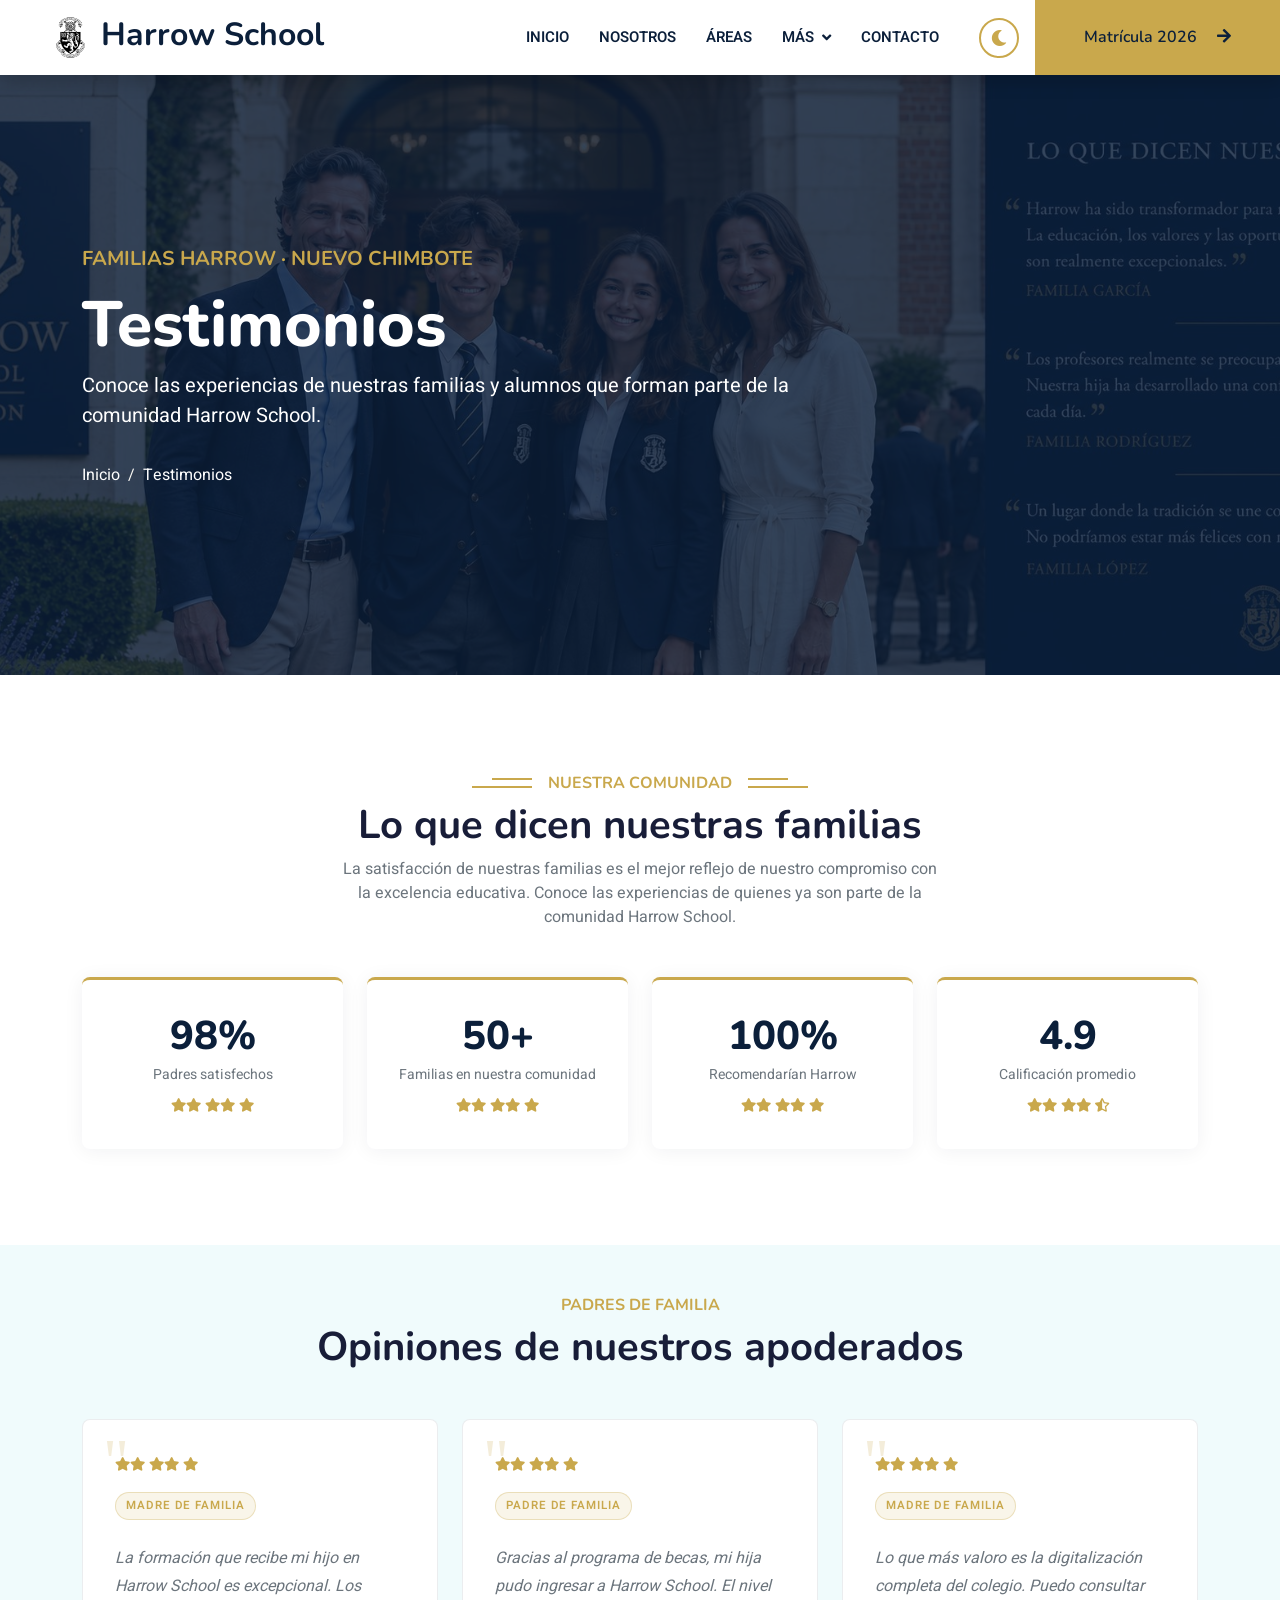
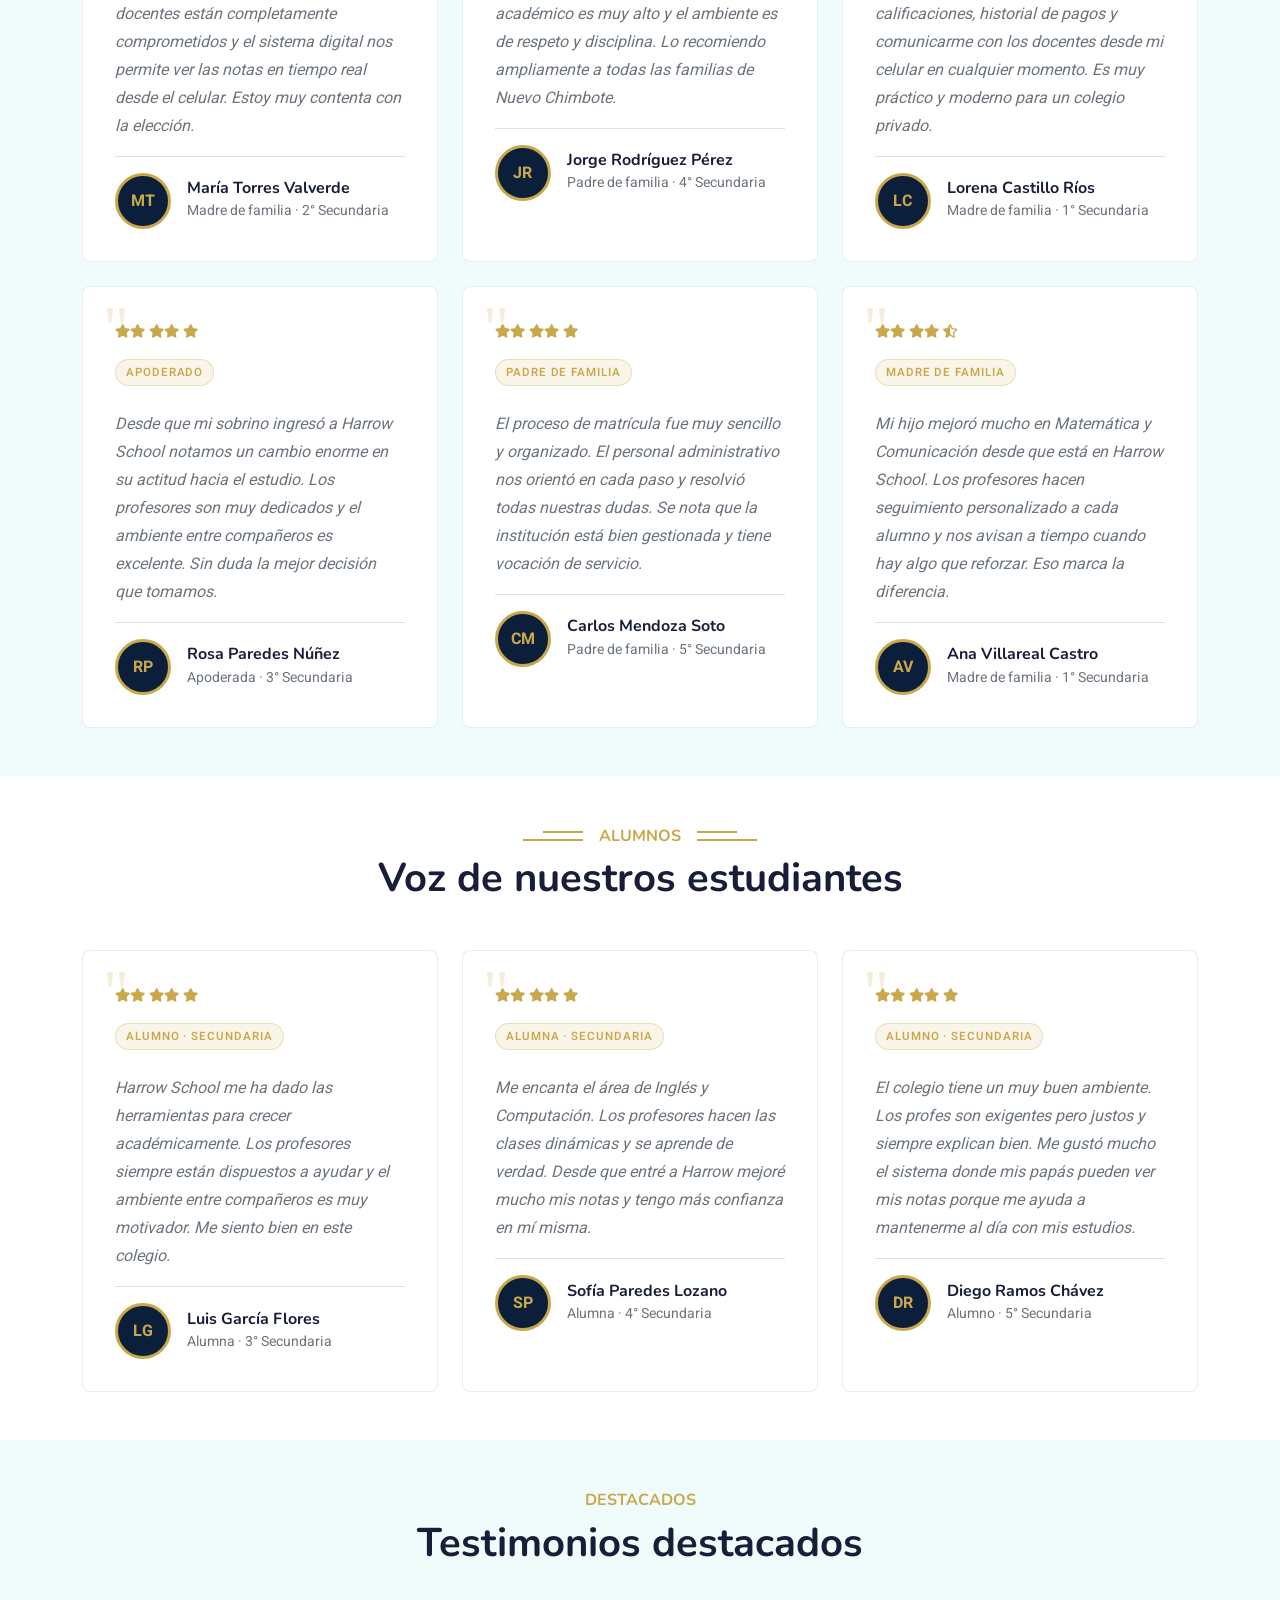
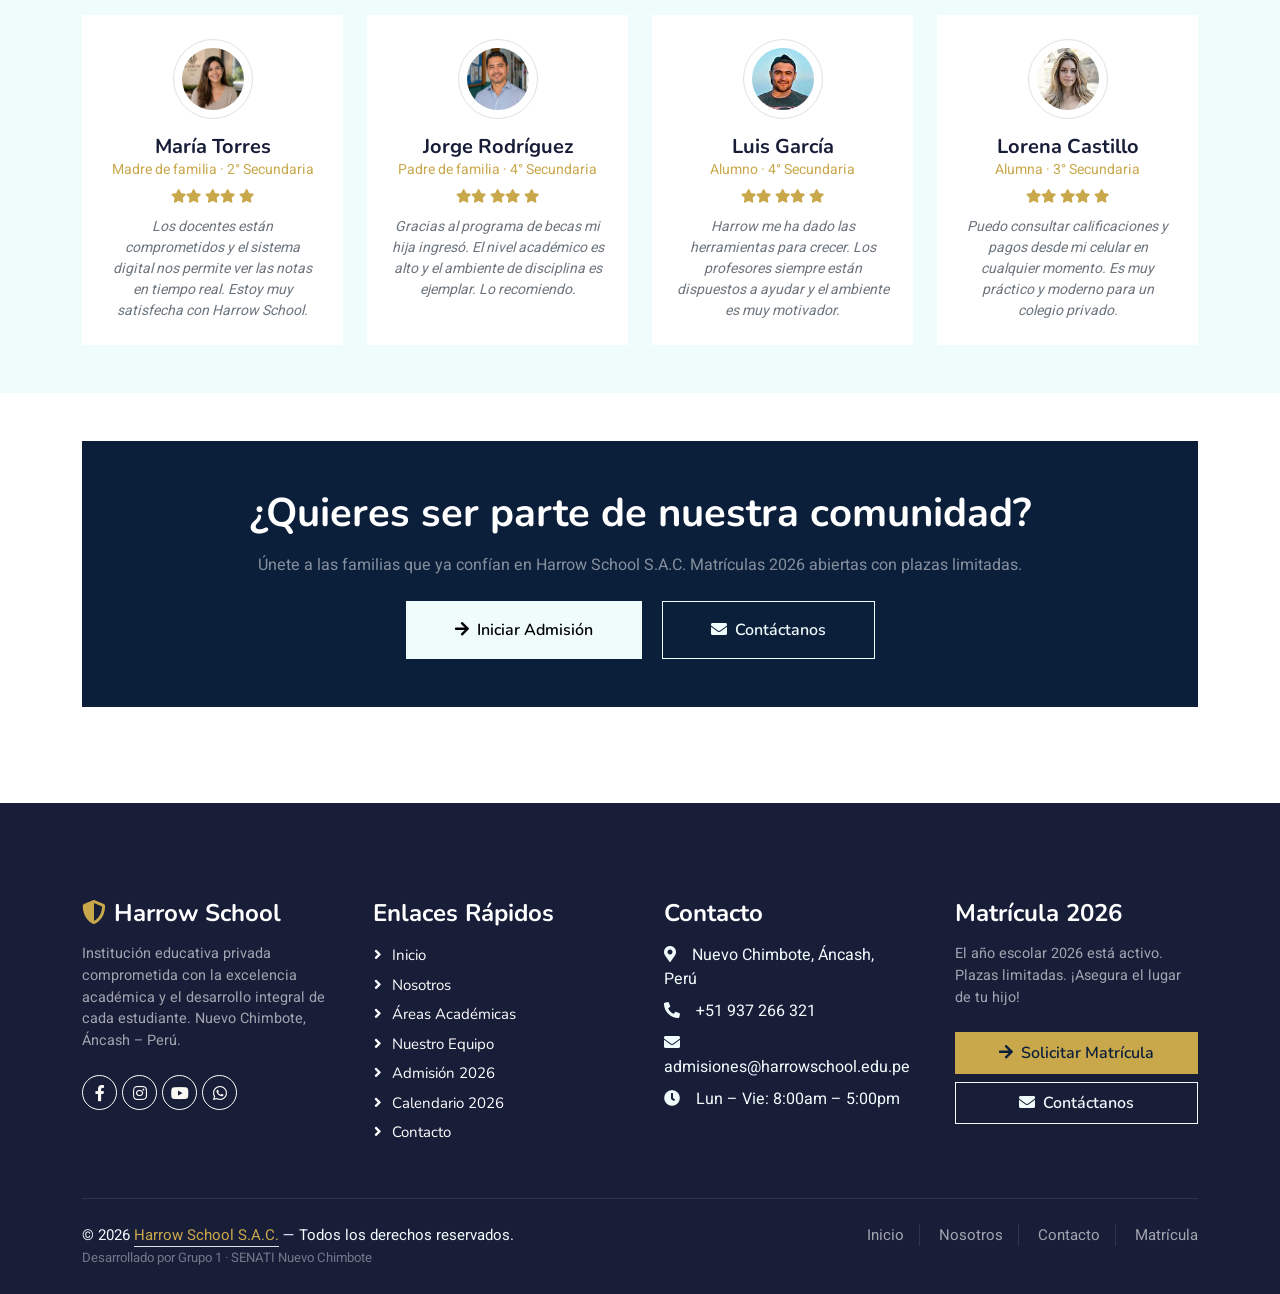
<file: testimonial.html>
﻿<!DOCTYPE html>
<html lang="es">

<head>
    <meta charset="utf-8">
    <title>Harrow School — Testimonios</title>
    <meta content="width=device-width, initial-scale=1.0" name="viewport">
    <meta content="Harrow School, testimonios, opiniones, padres de familia, alumnos, Nuevo Chimbote" name="keywords">
    <meta content="Lee lo que dicen los padres de familia y alumnos sobre Harrow School S.A.C." name="description">

    <link href="img/logo.png" rel="icon">

    <link rel="preconnect" href="https://fonts.googleapis.com">
    <link rel="preconnect" href="https://fonts.gstatic.com" crossorigin>
    <link href="https://fonts.googleapis.com/css2?family=Heebo:wght@400;500;600&family=Nunito:wght@600;700;800&display=swap" rel="stylesheet">

    <link href="https://cdnjs.cloudflare.com/ajax/libs/font-awesome/5.10.0/css/all.min.css" rel="stylesheet">
    <link href="https://cdn.jsdelivr.net/npm/bootstrap-icons@1.4.1/font/bootstrap-icons.css" rel="stylesheet">

    <link href="css/bootstrap.min.css" rel="stylesheet">
    <link href="css/style.css" rel="stylesheet">
    <link href="css/darkmode.css" rel="stylesheet">
    <link href="css/testimonial.css" rel="stylesheet">
</head>

<body>

    <!-- ══ Navbar ══ -->
    <nav class="navbar navbar-expand-lg bg-white navbar-light shadow sticky-top p-0">
        <a href="index.html" class="navbar-brand d-flex align-items-center px-4 px-lg-5">
            <h2 class="m-0 text-primary">
                <img src="img/logo.png" alt="Harrow School" height="45" class="me-2">Harrow School
            </h2>
        </a>
        <button type="button" class="navbar-toggler me-4" data-bs-toggle="collapse" data-bs-target="#navbarCollapse">
            <span class="navbar-toggler-icon"></span>
        </button>
        <div class="collapse navbar-collapse" id="navbarCollapse">
            <div class="navbar-nav ms-auto p-4 p-lg-0">
                <a href="index.html" class="nav-item nav-link">Inicio</a>
                <a href="nosotros.html" class="nav-item nav-link">Nosotros</a>
                <a href="cursos.html" class="nav-item nav-link">Áreas</a>
                <div class="nav-item dropdown">
                    <a href="#" class="nav-link dropdown-toggle" data-bs-toggle="dropdown">Más</a>
                    <div class="dropdown-menu fade-down m-0">
                        <a href="equipo.html" class="dropdown-item">Nuestro Equipo</a>
                        <a href="admision.html" class="dropdown-item">Admisión</a>
                        <a href="testimonial.html" class="dropdown-item active">Testimonios</a>
                        <a href="calendario.html" class="dropdown-item">Calendario</a>
                    </div>
                </div>
                <a href="contacto.html" class="nav-item nav-link">Contacto</a>
            </div>
            <button id="btnDarkMode" title="Cambiar apariencia" class="me-3">
                <i class="fa fa-moon" id="iconDarkMode"></i>
            </button>
            <a href="admision.html" class="btn btn-primary py-4 px-lg-5 d-none d-lg-block">
                Matrícula 2026 <i class="fa fa-arrow-right ms-3"></i>
            </a>
        </div>
    </nav>


<!-- ══ Carousel Hero — Testimonios ══ -->
<div class="container-fluid p-0 mb-5">
    <div class="owl-carousel header-carousel position-relative" style="overflow:hidden;">
        <div class="owl-carousel-item position-relative" style="height:600px;">
            <img src="img/carousel-6.jpg" alt="Testimonios Harrow School" style="width:100%;height:600px;object-fit:cover;">
            <div class="position-absolute top-0 start-0 w-100 h-100 d-flex align-items-center"
                style="background: rgba(11, 31, 58, .82);">
                <div class="container">
                    <div class="row justify-content-start">
                        <div class="col-sm-10 col-lg-8">
                            <h5 class="text-primary text-uppercase mb-3 animated slideInDown">
                                Familias Harrow · Nuevo Chimbote
                            </h5>
                            <h1 class="display-3 text-white animated slideInDown">
                                Testimonios
                            </h1>
                            <p class="fs-5 text-white mb-4 pb-2">
                                Conoce las experiencias de nuestras familias y alumnos que 
                                forman parte de la comunidad Harrow School.
                            </p>
                            <nav aria-label="breadcrumb">
                                <ol class="breadcrumb">
                                    <li class="breadcrumb-item"><a class="text-white" href="index.html">Inicio</a></li>
                                    <li class="breadcrumb-item text-white active" aria-current="page">Testimonios</li>
                                </ol>
                            </nav>
                        </div>
                    </div>
                </div>
            </div>
        </div>
    </div>
</div>


    <!-- ══ Estadísticas de satisfacción ══ -->
    <div class="container-xxl py-5">
        <div class="container">
            <div class="text-center">
                <h6 class="section-title bg-white text-center text-primary px-3">Nuestra Comunidad</h6>
                <h1 class="mb-2">Lo que dicen nuestras familias</h1>
                <p class="mb-5 mx-auto" style="max-width: 600px; color: #6c757d;">
                    La satisfacción de nuestras familias es el mejor reflejo de nuestro 
                    compromiso con la excelencia educativa. Conoce las experiencias de 
                    quienes ya son parte de la comunidad Harrow School.
                </p>
            </div>

            <!-- Stats -->
            <div class="row g-4 mb-5">
                <div class="col-lg-3 col-sm-6">
                    <div class="stat-box">
                        <h2>98%</h2>
                        <p class="text-muted mb-0 small">Padres satisfechos</p>
                        <div class="star-rating mt-2">
                            <i class="fas fa-star"></i><i class="fas fa-star"></i>
                            <i class="fas fa-star"></i><i class="fas fa-star"></i>
                            <i class="fas fa-star"></i>
                        </div>
                    </div>
                </div>
                <div class="col-lg-3 col-sm-6">
                    <div class="stat-box">
                        <h2>50+</h2>
                        <p class="text-muted mb-0 small">Familias en nuestra comunidad</p>
                        <div class="star-rating mt-2">
                            <i class="fas fa-star"></i><i class="fas fa-star"></i>
                            <i class="fas fa-star"></i><i class="fas fa-star"></i>
                            <i class="fas fa-star"></i>
                        </div>
                    </div>
                </div>
                <div class="col-lg-3 col-sm-6">
                    <div class="stat-box">
                        <h2>100%</h2>
                        <p class="text-muted mb-0 small">Recomendarían Harrow</p>
                        <div class="star-rating mt-2">
                            <i class="fas fa-star"></i><i class="fas fa-star"></i>
                            <i class="fas fa-star"></i><i class="fas fa-star"></i>
                            <i class="fas fa-star"></i>
                        </div>
                    </div>
                </div>
                <div class="col-lg-3 col-sm-6">
                    <div class="stat-box">
                        <h2>4.9</h2>
                        <p class="text-muted mb-0 small">Calificación promedio</p>
                        <div class="star-rating mt-2">
                            <i class="fas fa-star"></i><i class="fas fa-star"></i>
                            <i class="fas fa-star"></i><i class="fas fa-star"></i>
                            <i class="fas fa-star-half-alt"></i>
                        </div>
                    </div>
                </div>
            </div>
        </div>
    </div>


    <!-- ══ Testimonios — Padres de familia ══ -->
    <div class="container-xxl py-5 bg-light">
        <div class="container">
            <div class="text-center">
                <h6 class="section-title bg-light text-center text-primary px-3">Padres de Familia</h6>
                <h1 class="mb-5">Opiniones de nuestros apoderados</h1>
            </div>
            <div class="row g-4">

                <div class="col-lg-4 col-md-6">
                    <div class="testimonial-card h-100">
                        <div class="quote-icon">"</div>
                        <div class="star-rating mb-3">
                            <i class="fas fa-star"></i><i class="fas fa-star"></i>
                            <i class="fas fa-star"></i><i class="fas fa-star"></i>
                            <i class="fas fa-star"></i>
                        </div>
                        <span class="badge-categoria mb-3 d-inline-block">Madre de familia</span>
                        <p class="text-muted mt-2" style="font-style: italic; line-height: 1.75;">
                            La formación que recibe mi hijo en Harrow School es excepcional. 
                            Los docentes están completamente comprometidos y el sistema digital 
                            nos permite ver las notas en tiempo real desde el celular. 
                            Estoy muy contenta con la elección.
                        </p>
                        <div class="d-flex align-items-center gap-3 mt-3 pt-3 border-top">
                            <div class="avatar-initials">MT</div>
                            <div>
                                <h6 class="mb-0">María Torres Valverde</h6>
                                <small class="text-muted">Madre de familia · 2° Secundaria</small>
                            </div>
                        </div>
                    </div>
                </div>

                <div class="col-lg-4 col-md-6">
                    <div class="testimonial-card h-100">
                        <div class="quote-icon">"</div>
                        <div class="star-rating mb-3">
                            <i class="fas fa-star"></i><i class="fas fa-star"></i>
                            <i class="fas fa-star"></i><i class="fas fa-star"></i>
                            <i class="fas fa-star"></i>
                        </div>
                        <span class="badge-categoria mb-3 d-inline-block">Padre de familia</span>
                        <p class="text-muted mt-2" style="font-style: italic; line-height: 1.75;">
                            Gracias al programa de becas, mi hija pudo ingresar a Harrow School. 
                            El nivel académico es muy alto y el ambiente es de respeto y disciplina. 
                            Lo recomiendo ampliamente a todas las familias de Nuevo Chimbote.
                        </p>
                        <div class="d-flex align-items-center gap-3 mt-3 pt-3 border-top">
                            <div class="avatar-initials">JR</div>
                            <div>
                                <h6 class="mb-0">Jorge Rodríguez Pérez</h6>
                                <small class="text-muted">Padre de familia · 4° Secundaria</small>
                            </div>
                        </div>
                    </div>
                </div>

                <div class="col-lg-4 col-md-6">
                    <div class="testimonial-card h-100">
                        <div class="quote-icon">"</div>
                        <div class="star-rating mb-3">
                            <i class="fas fa-star"></i><i class="fas fa-star"></i>
                            <i class="fas fa-star"></i><i class="fas fa-star"></i>
                            <i class="fas fa-star"></i>
                        </div>
                        <span class="badge-categoria mb-3 d-inline-block">Madre de familia</span>
                        <p class="text-muted mt-2" style="font-style: italic; line-height: 1.75;">
                            Lo que más valoro es la digitalización completa del colegio. 
                            Puedo consultar calificaciones, historial de pagos y comunicarme 
                            con los docentes desde mi celular en cualquier momento. Es muy práctico 
                            y moderno para un colegio privado.
                        </p>
                        <div class="d-flex align-items-center gap-3 mt-3 pt-3 border-top">
                            <div class="avatar-initials">LC</div>
                            <div>
                                <h6 class="mb-0">Lorena Castillo Ríos</h6>
                                <small class="text-muted">Madre de familia · 1° Secundaria</small>
                            </div>
                        </div>
                    </div>
                </div>

                <div class="col-lg-4 col-md-6">
                    <div class="testimonial-card h-100">
                        <div class="quote-icon">"</div>
                        <div class="star-rating mb-3">
                            <i class="fas fa-star"></i><i class="fas fa-star"></i>
                            <i class="fas fa-star"></i><i class="fas fa-star"></i>
                            <i class="fas fa-star"></i>
                        </div>
                        <span class="badge-categoria mb-3 d-inline-block">Apoderado</span>
                        <p class="text-muted mt-2" style="font-style: italic; line-height: 1.75;">
                            Desde que mi sobrino ingresó a Harrow School notamos un cambio 
                            enorme en su actitud hacia el estudio. Los profesores son muy 
                            dedicados y el ambiente entre compañeros es excelente. 
                            Sin duda la mejor decisión que tomamos.
                        </p>
                        <div class="d-flex align-items-center gap-3 mt-3 pt-3 border-top">
                            <div class="avatar-initials">RP</div>
                            <div>
                                <h6 class="mb-0">Rosa Paredes Núñez</h6>
                                <small class="text-muted">Apoderada · 3° Secundaria</small>
                            </div>
                        </div>
                    </div>
                </div>

                <div class="col-lg-4 col-md-6">
                    <div class="testimonial-card h-100">
                        <div class="quote-icon">"</div>
                        <div class="star-rating mb-3">
                            <i class="fas fa-star"></i><i class="fas fa-star"></i>
                            <i class="fas fa-star"></i><i class="fas fa-star"></i>
                            <i class="fas fa-star"></i>
                        </div>
                        <span class="badge-categoria mb-3 d-inline-block">Padre de familia</span>
                        <p class="text-muted mt-2" style="font-style: italic; line-height: 1.75;">
                            El proceso de matrícula fue muy sencillo y organizado. El personal 
                            administrativo nos orientó en cada paso y resolvió todas nuestras 
                            dudas. Se nota que la institución está bien gestionada y tiene 
                            vocación de servicio.
                        </p>
                        <div class="d-flex align-items-center gap-3 mt-3 pt-3 border-top">
                            <div class="avatar-initials">CM</div>
                            <div>
                                <h6 class="mb-0">Carlos Mendoza Soto</h6>
                                <small class="text-muted">Padre de familia · 5° Secundaria</small>
                            </div>
                        </div>
                    </div>
                </div>

                <div class="col-lg-4 col-md-6">
                    <div class="testimonial-card h-100">
                        <div class="quote-icon">"</div>
                        <div class="star-rating mb-3">
                            <i class="fas fa-star"></i><i class="fas fa-star"></i>
                            <i class="fas fa-star"></i><i class="fas fa-star"></i>
                            <i class="fas fa-star-half-alt"></i>
                        </div>
                        <span class="badge-categoria mb-3 d-inline-block">Madre de familia</span>
                        <p class="text-muted mt-2" style="font-style: italic; line-height: 1.75;">
                            Mi hijo mejoró mucho en Matemática y Comunicación desde que está 
                            en Harrow School. Los profesores hacen seguimiento personalizado 
                            a cada alumno y nos avisan a tiempo cuando hay algo que reforzar. 
                            Eso marca la diferencia.
                        </p>
                        <div class="d-flex align-items-center gap-3 mt-3 pt-3 border-top">
                            <div class="avatar-initials">AV</div>
                            <div>
                                <h6 class="mb-0">Ana Villareal Castro</h6>
                                <small class="text-muted">Madre de familia · 1° Secundaria</small>
                            </div>
                        </div>
                    </div>
                </div>

            </div>
        </div>
    </div>


    <!-- ══ Testimonios — Alumnos ══ -->
    <div class="container-xxl py-5">
        <div class="container">
            <div class="text-center">
                <h6 class="section-title bg-white text-center text-primary px-3">Alumnos</h6>
                <h1 class="mb-5">Voz de nuestros estudiantes</h1>
            </div>
            <div class="row g-4">

                <div class="col-lg-4 col-md-6">
                    <div class="testimonial-card h-100">
                        <div class="quote-icon">"</div>
                        <div class="star-rating mb-3">
                            <i class="fas fa-star"></i><i class="fas fa-star"></i>
                            <i class="fas fa-star"></i><i class="fas fa-star"></i>
                            <i class="fas fa-star"></i>
                        </div>
                        <span class="badge-categoria mb-3 d-inline-block">Alumno · Secundaria</span>
                        <p class="text-muted mt-2" style="font-style: italic; line-height: 1.75;">
                            Harrow School me ha dado las herramientas para crecer académicamente. 
                            Los profesores siempre están dispuestos a ayudar y el ambiente 
                            entre compañeros es muy motivador. Me siento bien en este colegio.
                        </p>
                        <div class="d-flex align-items-center gap-3 mt-3 pt-3 border-top">
                            <div class="avatar-initials">LG</div>
                            <div>
                                <h6 class="mb-0">Luis García Flores</h6>
                                <small class="text-muted">Alumna · 3° Secundaria</small>
                            </div>
                        </div>
                    </div>
                </div>

                <div class="col-lg-4 col-md-6">
                    <div class="testimonial-card h-100">
                        <div class="quote-icon">"</div>
                        <div class="star-rating mb-3">
                            <i class="fas fa-star"></i><i class="fas fa-star"></i>
                            <i class="fas fa-star"></i><i class="fas fa-star"></i>
                            <i class="fas fa-star"></i>
                        </div>
                        <span class="badge-categoria mb-3 d-inline-block">Alumna · Secundaria</span>
                        <p class="text-muted mt-2" style="font-style: italic; line-height: 1.75;">
                            Me encanta el área de Inglés y Computación. Los profesores 
                            hacen las clases dinámicas y se aprende de verdad. 
                            Desde que entré a Harrow mejoré mucho mis notas y tengo 
                            más confianza en mí misma.
                        </p>
                        <div class="d-flex align-items-center gap-3 mt-3 pt-3 border-top">
                            <div class="avatar-initials">SP</div>
                            <div>
                                <h6 class="mb-0">Sofía Paredes Lozano</h6>
                                <small class="text-muted">Alumna · 4° Secundaria</small>
                            </div>
                        </div>
                    </div>
                </div>

                <div class="col-lg-4 col-md-6">
                    <div class="testimonial-card h-100">
                        <div class="quote-icon">"</div>
                        <div class="star-rating mb-3">
                            <i class="fas fa-star"></i><i class="fas fa-star"></i>
                            <i class="fas fa-star"></i><i class="fas fa-star"></i>
                            <i class="fas fa-star"></i>
                        </div>
                        <span class="badge-categoria mb-3 d-inline-block">Alumno · Secundaria</span>
                        <p class="text-muted mt-2" style="font-style: italic; line-height: 1.75;">
                            El colegio tiene un muy buen ambiente. Los profes son exigentes 
                            pero justos y siempre explican bien. Me gustó mucho el sistema 
                            donde mis papás pueden ver mis notas porque me ayuda a 
                            mantenerme al día con mis estudios.
                        </p>
                        <div class="d-flex align-items-center gap-3 mt-3 pt-3 border-top">
                            <div class="avatar-initials">DR</div>
                            <div>
                                <h6 class="mb-0">Diego Ramos Chávez</h6>
                                <small class="text-muted">Alumno · 5° Secundaria</small>
                            </div>
                        </div>
                    </div>
                </div>

            </div>
        </div>
    </div>


    <!-- ══ Testimonios destacados (estático) ══ -->
    <div class="container-xxl py-5 bg-light">
        <div class="container">
            <div class="text-center mb-5">
                <h6 class="section-title bg-light text-center text-primary px-3">Destacados</h6>
                <h1>Testimonios destacados</h1>
            </div>
            <div class="row g-4">

                <div class="col-lg-3 col-md-6">
                    <div class="testimonial-item text-center bg-white rounded p-4 h-100">
                        <img class="border rounded-circle p-2 mx-auto mb-3"
                            src="img/testimonial-1.jpg"
                            style="width: 80px; height: 80px; object-fit: cover;" alt="María Torres">
                        <h5 class="mb-0">María Torres</h5>
                        <p class="text-primary mb-1 small">Madre de familia · 2° Secundaria</p>
                        <div class="star-rating mb-2">
                            <i class="fas fa-star"></i><i class="fas fa-star"></i>
                            <i class="fas fa-star"></i><i class="fas fa-star"></i>
                            <i class="fas fa-star"></i>
                        </div>
                        <p class="mb-0 fst-italic text-muted small">Los docentes están comprometidos y el sistema digital nos permite ver las notas en tiempo real. Estoy muy satisfecha con Harrow School.</p>
                    </div>
                </div>

                <div class="col-lg-3 col-md-6">
                    <div class="testimonial-item text-center bg-white rounded p-4 h-100">
                        <img class="border rounded-circle p-2 mx-auto mb-3"
                            src="img/testimonial-2.jpg"
                            style="width: 80px; height: 80px; object-fit: cover;" alt="Jorge Rodríguez">
                        <h5 class="mb-0">Jorge Rodríguez</h5>
                        <p class="text-primary mb-1 small">Padre de familia · 4° Secundaria</p>
                        <div class="star-rating mb-2">
                            <i class="fas fa-star"></i><i class="fas fa-star"></i>
                            <i class="fas fa-star"></i><i class="fas fa-star"></i>
                            <i class="fas fa-star"></i>
                        </div>
                        <p class="mb-0 fst-italic text-muted small">Gracias al programa de becas mi hija ingresó. El nivel académico es alto y el ambiente de disciplina es ejemplar. Lo recomiendo.</p>
                    </div>
                </div>

                <div class="col-lg-3 col-md-6">
                    <div class="testimonial-item text-center bg-white rounded p-4 h-100">
                        <img class="border rounded-circle p-2 mx-auto mb-3"
                            src="img/testimonial-3.jpg"
                            style="width: 80px; height: 80px; object-fit: cover;" alt="Luis García">
                        <h5 class="mb-0">Luis García</h5>
                        <p class="text-primary mb-1 small">Alumno · 4° Secundaria</p>
                        <div class="star-rating mb-2">
                            <i class="fas fa-star"></i><i class="fas fa-star"></i>
                            <i class="fas fa-star"></i><i class="fas fa-star"></i>
                            <i class="fas fa-star"></i>
                        </div>
                        <p class="mb-0 fst-italic text-muted small">Harrow me ha dado las herramientas para crecer. Los profesores siempre están dispuestos a ayudar y el ambiente es muy motivador.</p>
                    </div>
                </div>

                <div class="col-lg-3 col-md-6">
                    <div class="testimonial-item text-center bg-white rounded p-4 h-100">
                        <img class="border rounded-circle p-2 mx-auto mb-3"
                            src="img/testimonial-4.jpg"
                            style="width: 80px; height: 80px; object-fit: cover;" alt="Lorena Castillo">
                        <h5 class="mb-0">Lorena Castillo</h5>
                        <p class="text-primary mb-1 small">Alumna · 3° Secundaria</p>
                        <div class="star-rating mb-2">
                            <i class="fas fa-star"></i><i class="fas fa-star"></i>
                            <i class="fas fa-star"></i><i class="fas fa-star"></i>
                            <i class="fas fa-star"></i>
                        </div>
                        <p class="mb-0 fst-italic text-muted small">Puedo consultar calificaciones y pagos desde mi celular en cualquier momento. Es muy práctico y moderno para un colegio privado.</p>
                    </div>
                </div>

            </div>
        </div>
    </div>


    <!-- ══ CTA ══ -->
    <div class="container-xxl py-5">
        <div class="container">
            <div class="bg-primary text-center rounded p-5">
                <h1 class="text-white mb-3">¿Quieres ser parte de nuestra comunidad?</h1>
                <p class="text-white-50 mb-4">
                    Únete a las familias que ya confían en Harrow School S.A.C. 
                    Matrículas 2026 abiertas con plazas limitadas.
                </p>
                <a href="admision.html" class="btn btn-light py-3 px-5 me-3">
                    <i class="fa fa-arrow-right me-2"></i>Iniciar Admisión
                </a>
                <a href="contacto.html" class="btn btn-outline-light py-3 px-5">
                    <i class="fa fa-envelope me-2"></i>Contáctanos
                </a>
            </div>
        </div>
    </div>


    <!-- ══ Footer ══ -->
    <div class="container-fluid bg-dark text-light footer pt-5 mt-5">
        <div class="container py-5">
            <div class="row g-5">
                <div class="col-lg-3 col-md-6">
                    <h4 class="text-white mb-3">
                        <i class="fa fa-shield-alt text-primary me-2"></i>Harrow School
                    </h4>
                    <p class="mb-3" style="color: rgba(255,255,255,0.6); font-size: 0.9rem;">
                        Institución educativa privada comprometida con la excelencia académica y el
                        desarrollo integral de cada estudiante. Nuevo Chimbote, Áncash – Perú.
                    </p>
                    <div class="d-flex pt-2">
                        <a class="btn btn-outline-light btn-social" href="https://www.facebook.com/harrowbangkok/" target="_blank"><i class="fab fa-facebook-f"></i></a>
                        <a class="btn btn-outline-light btn-social" href="https://www.instagram.com/harrow.school/" target="_blank"><i class="fab fa-instagram"></i></a>
                        <a class="btn btn-outline-light btn-social" href="https://www.youtube.com/@aislharrowschools" target="_blank"><i class="fab fa-youtube"></i></a>
                        <a class="btn btn-outline-light btn-social" href="https://wa.me/51937266321" target="_blank"><i class="fab fa-whatsapp"></i></a>
                    </div>
                </div>
                <div class="col-lg-3 col-md-6">
                    <h4 class="text-white mb-3">Enlaces Rápidos</h4>
                    <a class="btn btn-link" href="index.html">Inicio</a>
                    <a class="btn btn-link" href="nosotros.html">Nosotros</a>
                    <a class="btn btn-link" href="cursos.html">Áreas Académicas</a>
                    <a class="btn btn-link" href="equipo.html">Nuestro Equipo</a>
                    <a class="btn btn-link" href="admision.html">Admisión 2026</a>
                    <a class="btn btn-link" href="calendario.html">Calendario 2026</a>
                    <a class="btn btn-link" href="contacto.html">Contacto</a>
                </div>
                <div class="col-lg-3 col-md-6">
                    <h4 class="text-white mb-3">Contacto</h4>
                    <p class="mb-2"><i class="fa fa-map-marker-alt me-3"></i>Nuevo Chimbote, Áncash, Perú</p>
                    <p class="mb-2"><i class="fa fa-phone-alt me-3"></i>+51 937 266 321</p>
                    <p class="mb-2"><i class="fa fa-envelope me-3"></i>admisiones@harrowschool.edu.pe</p>
                    <p class="mb-2"><i class="fa fa-clock me-3"></i>Lun – Vie: 8:00am – 5:00pm</p>
                </div>
                <div class="col-lg-3 col-md-6">
                    <h4 class="text-white mb-3">Matrícula 2026</h4>
                    <p style="color: rgba(255,255,255,0.6); font-size: 0.9rem;">
                        El año escolar 2026 está activo. Plazas limitadas. ¡Asegura el lugar de tu hijo!
                    </p>
                    <a href="admision.html" class="btn btn-primary w-100 py-2 mt-2">
                        <i class="fa fa-arrow-right me-2"></i>Solicitar Matrícula
                    </a>
                    <a href="contacto.html" class="btn btn-outline-light w-100 py-2 mt-2">
                        <i class="fa fa-envelope me-2"></i>Contáctanos
                    </a>
                </div>
            </div>
        </div>
        <div class="container">
            <div class="copyright">
                <div class="row">
                    <div class="col-md-6 text-center text-md-start mb-3 mb-md-0">
                        &copy; 2026 <a class="border-bottom" href="index.html">Harrow School S.A.C.</a> — Todos los derechos reservados.
                        <br><small style="color: rgba(255,255,255,0.4);">Desarrollado por Grupo 1 · SENATI Nuevo Chimbote</small>
                    </div>
                    <div class="col-md-6 text-center text-md-end">
                        <div class="footer-menu">
                            <a href="index.html">Inicio</a>
                            <a href="nosotros.html">Nosotros</a>
                            <a href="contacto.html">Contacto</a>
                            <a href="admision.html">Matrícula</a>
                        </div>
                    </div>
                </div>
            </div>
        </div>
    </div>

    <!-- Solo Bootstrap (menú responsive); sin jQuery ni main.js -->
    <script src="https://cdn.jsdelivr.net/npm/bootstrap@5.0.0/dist/js/bootstrap.bundle.min.js"></script>
    <script src="js/darkmode.js"></script>
</body>

</html>
</file>
<file: css/style.css>
/********** Harrow School S.A.C. — CSS Personalizado **********/

:root {
    --primary: #C9A84C;       /* Dorado Harrow */
    --secondary: #0B1F3A;     /* Azul marino */
    --light: #FAF8F3;         /* Crema claro */
    --dark: #0B1F3A;          /* Azul marino oscuro */
}

.fw-medium {
    font-weight: 600 !important;
}

.fw-semi-bold {
    font-weight: 700 !important;
}

.back-to-top {
    position: fixed;
    display: none;
    right: 45px;
    bottom: 45px;
    z-index: 99;
}


/*** Spinner ***/
#spinner {
    opacity: 0;
    visibility: hidden;
    transition: opacity .5s ease-out, visibility 0s linear .5s;
    z-index: 99999;
}

#spinner.show {
    transition: opacity .5s ease-out, visibility 0s linear 0s;
    visibility: visible;
    opacity: 1;
}


/*** Botones ***/
.btn {
    font-family: 'Nunito', sans-serif;
    font-weight: 600;
    transition: .5s;
}

.btn.btn-primary,
.btn.btn-secondary {
    color: #0B1F3A;  /* Texto oscuro sobre dorado */
}

.btn-primary {
    background-color: var(--primary) !important;
    border-color: var(--primary) !important;
    color: var(--dark) !important;
}

.btn-primary:hover {
    background-color: #b8933d !important;
    border-color: #b8933d !important;
}

.btn-square {
    width: 38px;
    height: 38px;
}

.btn-sm-square {
    width: 32px;
    height: 32px;
}

.btn-lg-square {
    width: 48px;
    height: 48px;
}

.btn-square,
.btn-sm-square,
.btn-lg-square {
    padding: 0;
    display: flex;
    align-items: center;
    justify-content: center;
    font-weight: normal;
    border-radius: 0px;
}


/*** Navbar ***/
.navbar .dropdown-toggle::after {
    border: none;
    content: "\f107";
    font-family: "Font Awesome 5 Free";
    font-weight: 900;
    vertical-align: middle;
    margin-left: 8px;
}

.navbar-light .navbar-nav .nav-link {
    margin-right: 30px;
    padding: 25px 0;
    color: var(--dark);
    font-size: 15px;
    text-transform: uppercase;
    outline: none;
    font-weight: 600;
}

.navbar-light .navbar-nav .nav-link:hover,
.navbar-light .navbar-nav .nav-link.active {
    color: var(--primary);
}

@media (max-width: 991.98px) {
    .navbar-light .navbar-nav .nav-link {
        margin-right: 0;
        padding: 10px 0;
    }

    .navbar-light .navbar-nav {
        border-top: 1px solid #EEEEEE;
    }
}

.navbar-light .navbar-brand,
.navbar-light a.btn {
    height: 75px;
}

.navbar-light.sticky-top {
    top: -100px;
    transition: .5s;
}

/* Colores de texto en navbar */
.navbar-brand h2 {
    color: var(--dark) !important;
}

.text-primary {
    color: var(--primary) !important;
}

.bg-primary {
    background-color: var(--secondary) !important; /* Sección estadísticas = azul marino */
}

@media (min-width: 992px) {
    .navbar .nav-item .dropdown-menu {
        display: block;
        margin-top: 0;
        opacity: 0;
        visibility: hidden;
        transition: .5s;
    }

    .navbar .dropdown-menu.fade-down {
        top: 100%;
        transform: rotateX(-75deg);
        transform-origin: 0% 0%;
    }

    .navbar .nav-item:hover .dropdown-menu {
        top: 100%;
        transform: rotateX(0deg);
        visibility: visible;
        transition: .5s;
        opacity: 1;
    }
}


/*** Header Carousel ***/
.header-carousel .owl-carousel-item {
    position: relative;
    height: 600px;
    min-height: 600px;
    max-height: 600px;
}

.header-carousel .owl-carousel-item img {
    position: absolute;
    width: 100%;
    height: 100%;
    object-fit: cover;
    object-position: center top;
}

@media (max-width: 768px) {
    .header-carousel .owl-carousel-item {
        position: relative;
        min-height: 500px;
    }

    .header-carousel .owl-carousel-item img {
        position: absolute;
        width: 100%;
        height: 100%;
        object-fit: cover;
    }
}

.header-carousel .owl-nav {
    position: absolute;
    top: 50%;
    right: 8%;
    transform: translateY(-50%);
    display: flex;
    flex-direction: column;
}

.header-carousel .owl-nav .owl-prev,
.header-carousel .owl-nav .owl-next {
    margin: 7px 0;
    width: 45px;
    height: 45px;
    display: flex;
    align-items: center;
    justify-content: center;
    color: #FFFFFF;
    background: transparent;
    border: 1px solid #FFFFFF;
    font-size: 22px;
    transition: .5s;
}

.header-carousel .owl-nav .owl-prev:hover,
.header-carousel .owl-nav .owl-next:hover {
    background: var(--primary);
    border-color: var(--primary);
}

.page-header {
    background: linear-gradient(rgba(11, 31, 58, .8), rgba(11, 31, 58, .8)), url(../img/carousel-1.jpg);
    background-position: center center;
    background-repeat: no-repeat;
    background-size: cover;
}

.page-header-inner {
    background: rgba(11, 31, 58, .7);
}

.breadcrumb-item + .breadcrumb-item::before {
    color: var(--light);
}


/*** Títulos de sección ***/
.section-title {
    position: relative;
    display: inline-block;
    text-transform: uppercase;
}

.section-title::before {
    position: absolute;
    content: "";
    width: calc(100% + 80px);
    height: 2px;
    top: 4px;
    left: -40px;
    background: var(--primary);
    z-index: -1;
}

.section-title::after {
    position: absolute;
    content: "";
    width: calc(100% + 120px);
    height: 2px;
    bottom: 5px;
    left: -60px;
    background: var(--primary);
    z-index: -1;
}

.section-title.text-start::before {
    width: calc(100% + 40px);
    left: 0;
}

.section-title.text-start::after {
    width: calc(100% + 60px);
    left: 0;
}


/*** Servicios ***/
.service-item {
    background: var(--light);
    transition: .5s;
    border-top: 3px solid var(--primary);
}

.service-item:hover {
    margin-top: -10px;
    background: var(--secondary);  /* Hover = azul marino */
}

.service-item * {
    transition: .5s;
}

.service-item:hover * {
    color: var(--light) !important;
}


/*** Categorías y cursos ***/
.category img,
.course-item img {
    transition: .5s;
}

.category a:hover img,
.course-item:hover img {
    transform: scale(1.1);
}


/*** Equipo ***/
.team-item img {
    transition: .5s;
}

.team-item:hover img {
    transform: scale(1.1);
}


/*** Testimonios ***/
.testimonial-carousel::before {
    position: absolute;
    content: "";
    top: 0;
    left: 0;
    height: 100%;
    width: 0;
    background: linear-gradient(to right, rgba(255, 255, 255, 1) 0%, rgba(255, 255, 255, 0) 100%);
    z-index: 1;
}

.testimonial-carousel::after {
    position: absolute;
    content: "";
    top: 0;
    right: 0;
    height: 100%;
    width: 0;
    background: linear-gradient(to left, rgba(255, 255, 255, 1) 0%, rgba(255, 255, 255, 0) 100%);
    z-index: 1;
}

@media (min-width: 768px) {
    .testimonial-carousel::before,
    .testimonial-carousel::after {
        width: 200px;
    }
}

@media (min-width: 992px) {
    .testimonial-carousel::before,
    .testimonial-carousel::after {
        width: 300px;
    }
}

.testimonial-carousel .owl-item .testimonial-text,
.testimonial-carousel .owl-item.center .testimonial-text * {
    transition: .5s;
}

.testimonial-carousel .owl-item.center .testimonial-text {
    background: var(--secondary) !important; /* Azul marino al centro */
}

.testimonial-carousel .owl-item.center .testimonial-text * {
    color: #FFFFFF !important;
}

.testimonial-carousel .owl-dots {
    margin-top: 24px;
    display: flex;
    align-items: flex-end;
    justify-content: center;
}

.testimonial-carousel .owl-dot {
    position: relative;
    display: inline-block;
    margin: 0 5px;
    width: 15px;
    height: 15px;
    border: 1px solid #CCCCCC;
    transition: .5s;
}

.testimonial-carousel .owl-dot.active {
    background: var(--primary);
    border-color: var(--primary);
}


/*** Sección estadísticas ***/
.bg-primary.text-white {
    background-color: var(--secondary) !important;
}


/*** Footer ***/
.footer .btn.btn-social {
    margin-right: 5px;
    width: 35px;
    height: 35px;
    display: flex;
    align-items: center;
    justify-content: center;
    color: var(--light);
    font-weight: normal;
    border: 1px solid #FFFFFF;
    border-radius: 35px;
    transition: .3s;
}

.footer .btn.btn-social:hover {
    color: var(--primary);
    border-color: var(--primary);
}

.footer .btn.btn-link {
    display: block;
    margin-bottom: 5px;
    padding: 0;
    text-align: left;
    color: #FFFFFF;
    font-size: 15px;
    font-weight: normal;
    text-transform: capitalize;
    transition: .3s;
}

.footer .btn.btn-link::before {
    position: relative;
    content: "\f105";
    font-family: "Font Awesome 5 Free";
    font-weight: 900;
    margin-right: 10px;
}

.footer .btn.btn-link:hover {
    letter-spacing: 1px;
    box-shadow: none;
    color: var(--primary);
}

.footer .copyright {
    padding: 25px 0;
    font-size: 15px;
    border-top: 1px solid rgba(256, 256, 256, .1);
}

.footer .copyright a {
    color: var(--primary);
}

.footer .footer-menu a {
    margin-right: 15px;
    padding-right: 15px;
    border-right: 1px solid rgba(255, 255, 255, .1);
    color: rgba(255,255,255,0.6);
    transition: .3s;
}

.footer .footer-menu a:last-child {
    margin-right: 0;
    padding-right: 0;
    border-right: none;
}

.footer .footer-menu a:hover {
    color: var(--primary);
}

/*** Carousel altura fija ***/
.header-carousel .owl-carousel-item {
    height: 600px;
}

.header-carousel .owl-carousel-item img {
    width: 100%;
    height: 100%;
    object-fit: cover;
    object-position: center;
}
</file>
<file: css/darkmode.css>
/* ══ Harrow School — Dark Mode CSS ══ */

body.dark-mode {
    background-color: #0f1923 !important;
    color: #e0d9cc !important;
}

/* Navbar */
body.dark-mode .navbar {
    background-color: #0B1F3A !important;
    box-shadow: 0 2px 10px rgba(0,0,0,.5) !important;
}

body.dark-mode .navbar-light .navbar-nav .nav-link {
    color: #e0d9cc !important;
}

body.dark-mode .navbar-light .navbar-nav .nav-link:hover,
body.dark-mode .navbar-light .navbar-nav .nav-link.active {
    color: #C9A84C !important;
}

body.dark-mode .navbar-brand h2 {
    color: #C9A84C !important;
}

body.dark-mode .navbar-toggler {
    border-color: rgba(201,168,76,.5) !important;
}

body.dark-mode .navbar-toggler-icon {
    filter: invert(1);
}

/* Dropdown */
body.dark-mode .dropdown-menu {
    background-color: #0B1F3A !important;
    border-color: #C9A84C !important;
}

body.dark-mode .dropdown-item {
    color: #e0d9cc !important;
}

body.dark-mode .dropdown-item:hover {
    background-color: #C9A84C !important;
    color: #0B1F3A !important;
}

/* Secciones blancas */
body.dark-mode .container-xxl,
body.dark-mode .container-fluid:not(.footer):not(.page-header) {
    background-color: #0f1923 !important;
}

/* bg-light */
body.dark-mode .bg-light {
    background-color: #162130 !important;
}

/* Textos */
body.dark-mode h1,
body.dark-mode h2,
body.dark-mode h3,
body.dark-mode h4,
body.dark-mode h5,
body.dark-mode h6 {
    color: #e0d9cc !important;
}

body.dark-mode p,
body.dark-mode small,
body.dark-mode span {
    color: #b0a898 !important;
}

body.dark-mode .text-muted {
    color: #8a8070 !important;
}

/* Section title fondo */
body.dark-mode .section-title.bg-white {
    background-color: #0f1923 !important;
}

body.dark-mode .section-title.bg-light {
    background-color: #162130 !important;
}

/* Service items */
body.dark-mode .service-item {
    background-color: #162130 !important;
    border-top-color: #C9A84C !important;
}

body.dark-mode .service-item h5,
body.dark-mode .service-item p {
    color: #e0d9cc !important;
}

/* Course items */
body.dark-mode .course-item {
    background-color: #162130 !important;
}

body.dark-mode .course-item h5 {
    color: #e0d9cc !important;
}

body.dark-mode .course-item .border-top {
    border-color: #2a3a4a !important;
}

/* Team items */
body.dark-mode .team-item {
    background-color: #162130 !important;
}

body.dark-mode .team-item h5,
body.dark-mode .team-item small {
    color: #e0d9cc !important;
}

body.dark-mode .team-item .bg-light {
    background-color: #162130 !important;
}

/* Testimonios */
body.dark-mode .testimonial-text {
    background-color: #162130 !important;
}

body.dark-mode .testimonial-text p {
    color: #e0d9cc !important;
}

body.dark-mode .testimonial-carousel::before {
    background: linear-gradient(to right, #0f1923 0%, rgba(15,25,35,0) 100%) !important;
}

body.dark-mode .testimonial-carousel::after {
    background: linear-gradient(to left, #0f1923 0%, rgba(15,25,35,0) 100%) !important;
}

/* Category badges */
body.dark-mode .bg-white {
    background-color: #162130 !important;
}

body.dark-mode .bg-white h5,
body.dark-mode .bg-white small {
    color: #e0d9cc !important;
}

/* Formularios */
body.dark-mode .form-control,
body.dark-mode .form-select {
    background-color: #162130 !important;
    border-color: #2a3a4a !important;
    color: #e0d9cc !important;
}

body.dark-mode .form-control:focus,
body.dark-mode .form-select:focus {
    background-color: #1a2b3c !important;
    border-color: #C9A84C !important;
    color: #e0d9cc !important;
    box-shadow: 0 0 0 .25rem rgba(201,168,76,.25) !important;
}

body.dark-mode .form-control::placeholder {
    color: #6a7a8a !important;
}

body.dark-mode .form-floating label {
    color: #8a9aaa !important;
}

body.dark-mode .form-text {
    color: #7a8a9a !important;
}

/* Cards y boxes */
body.dark-mode .bg-white.rounded,
body.dark-mode .shadow-sm {
    background-color: #162130 !important;
}

/* Borders */
body.dark-mode .border-top,
body.dark-mode .border-bottom,
body.dark-mode .border {
    border-color: #2a3a4a !important;
}

/* Spinner */
body.dark-mode #spinner {
    background-color: #0f1923 !important;
}

/* Botón dark mode en navbar */
#btnDarkMode {
    width: 40px;
    height: 40px;
    border-radius: 50%;
    border: 2px solid #C9A84C;
    background: transparent;
    color: #C9A84C;
    display: flex;
    align-items: center;
    justify-content: center;
    cursor: pointer;
    transition: all .3s;
    margin-left: 10px;
    font-size: 1rem;
}

#btnDarkMode:hover {
    background: #C9A84C;
    color: #0B1F3A;
}

body.dark-mode #btnDarkMode {
    border-color: #C9A84C;
    color: #C9A84C;
}

/* Timeline calendario en dark */
body.dark-mode .tl-card {
    background-color: #162130 !important;
}

body.dark-mode .tl-date {
    color: #6a7a8a !important;
}

body.dark-mode .tl-title {
    color: #e0d9cc !important;
}

body.dark-mode .tl-desc {
    color: #b0a898 !important;
}

body.dark-mode .mes-sep {
    color: #4a5a6a !important;
}

body.dark-mode .mes-sep::before,
body.dark-mode .mes-sep::after {
    background: #2a3a4a !important;
}

body.dark-mode .stat-mini {
    background-color: #162130 !important;
}

body.dark-mode .feriado-row {
    border-color: #2a3a4a !important;
}

/* Alert */
body.dark-mode .alert-success {
    background-color: #0a2a1a !important;
    border-color: #1a5a3a !important;
    color: #4a9a6a !important;
}

body.dark-mode .alert-danger {
    background-color: #2a0a0a !important;
    border-color: #5a1a1a !important;
    color: #9a4a4a !important;
}
</file>
<file: css/calendario.css>
/* ── Bimestre Cards ── */
        .bim-card {
            border-radius: 16px;
            padding: 24px 16px;
            text-align: center;
            color: #fff;
            transition: transform .25s, box-shadow .25s;
            box-shadow: 0 6px 20px rgba(0,0,0,.15);
        }
        .bim-card:hover { transform: translateY(-6px); box-shadow: 0 12px 30px rgba(0,0,0,.2); }
        .bim-card.b1 { background: linear-gradient(135deg, #1565c0, #42a5f5); }
        .bim-card.b2 { background: linear-gradient(135deg, #2e7d32, #66bb6a); }
        .bim-card.b3 { background: linear-gradient(135deg, #e65100, #ffa726); }
        .bim-card.b4 { background: linear-gradient(135deg, #880e4f, #ec407a); }
        .bim-card .bim-num { font-size: 2.4rem; font-weight: 800; line-height: 1; margin-bottom: 8px; }
        .bim-card h5 { font-size: 1rem; margin-bottom: 4px; opacity: .95; font-weight: 700; }
        .bim-card p  { font-size: 0.78rem; margin: 0; opacity: .8; }

        /* ── Filtros ── */
        .filter-btn {
            border: 2px solid transparent;
            border-radius: 30px;
            padding: 6px 18px;
            font-size: 0.8rem;
            font-weight: 700;
            cursor: pointer;
            transition: all .2s;
            background: #f0f0f0;
            color: #555;
        }
        .filter-btn:hover, .filter-btn.active { color: #fff; border-color: transparent; }
        .filter-btn.active.all      { background: #333; }
        .filter-btn.active.b1       { background: #1565c0; }
        .filter-btn.active.b2       { background: #2e7d32; }
        .filter-btn.active.b3       { background: #e65100; }
        .filter-btn.active.b4       { background: #880e4f; }
        .filter-btn.active.feriado  { background: #6a1ab0; }
        .filter-btn.active.evento   { background: #0a5fa0; }
        .filter-btn.active.vacacion { background: #0a7a3a; }
        .filter-btn.active.examen   { background: #a04a0a; }

        /* ── Timeline ── */
        .timeline { position: relative; }
        .timeline::before {
            content: '';
            position: absolute;
            left: 28px;
            top: 0; bottom: 0;
            width: 3px;
            background: linear-gradient(to bottom, #1565c0, #2e7d32, #e65100, #880e4f);
            border-radius: 3px;
        }
        .tl-item {
            display: flex;
            align-items: flex-start;
            gap: 18px;
            margin-bottom: 20px;
            position: relative;
            transition: opacity .3s;
        }
        .tl-item.hidden { display: none; }

        .tl-icon {
            flex-shrink: 0;
            width: 56px; height: 56px;
            border-radius: 50%;
            display: flex;
            align-items: center;
            justify-content: center;
            font-size: 1.1rem;
            position: relative;
            z-index: 1;
            box-shadow: 0 4px 14px rgba(0,0,0,.18);
        }
        .tl-icon.b1       { background: #1565c0; color: #fff; }
        .tl-icon.b2       { background: #2e7d32; color: #fff; }
        .tl-icon.b3       { background: #e65100; color: #fff; }
        .tl-icon.b4       { background: #880e4f; color: #fff; }
        .tl-icon.feriado  { background: #6a1ab0; color: #fff; }
        .tl-icon.evento   { background: #0a5fa0; color: #fff; }
        .tl-icon.vacacion { background: #0a7a3a; color: #fff; }
        .tl-icon.examen   { background: #a04a0a; color: #fff; }

        .tl-card {
            background: #fff;
            border-radius: 12px;
            padding: 14px 18px;
            flex: 1;
            box-shadow: 0 2px 12px rgba(0,0,0,.08);
            border-left: 4px solid transparent;
            transition: transform .2s, box-shadow .2s;
        }
        .tl-card:hover { transform: translateY(-2px); box-shadow: 0 8px 22px rgba(0,0,0,.13); }
        .tl-card.b1       { border-color: #1565c0; }
        .tl-card.b2       { border-color: #2e7d32; }
        .tl-card.b3       { border-color: #e65100; }
        .tl-card.b4       { border-color: #880e4f; }
        .tl-card.feriado  { border-color: #6a1ab0; }
        .tl-card.evento   { border-color: #0a5fa0; }
        .tl-card.vacacion { border-color: #0a7a3a; }
        .tl-card.examen   { border-color: #a04a0a; }

        .tl-date  { font-size: 0.75rem; color: #aaa; font-weight: 700; margin-bottom: 2px; text-transform: uppercase; letter-spacing: .04em; }
        .tl-title { font-size: 0.97rem; font-weight: 700; color: #1a1a2e; margin-bottom: 3px; }
        .tl-desc  { font-size: 0.83rem; color: #666; margin: 0; line-height: 1.5; }

        /* ── Sidebar sticky ── */
        .sidebar-sticky { position: sticky; top: 80px; }

        /* ── Leyenda ── */
        .leyenda-item { display: flex; align-items: center; gap: 10px; font-size: 0.83rem; color: #555; padding: 5px 0; }
        .leyenda-dot  { width: 13px; height: 13px; border-radius: 50%; flex-shrink: 0; }

        /* ── Feriados lista ── */
        .feriado-row { display: flex; justify-content: space-between; align-items: center; padding: 6px 0; border-bottom: 1px solid #f0f0f0; font-size: 0.82rem; }
        .feriado-row:last-child { border-bottom: none; }
        .feriado-date { font-weight: 700; color: #6a1ab0; white-space: nowrap; margin-right: 8px; }

        /* ── Contador animado ── */
        .stat-mini { text-align: center; padding: 12px; border-radius: 10px; background: #f8f9fa; }
        .stat-mini .num { font-size: 1.6rem; font-weight: 800; line-height: 1; }
        .stat-mini .lbl { font-size: 0.7rem; color: #888; text-transform: uppercase; letter-spacing: .05em; }

        /* ── Mes separador ── */
        .mes-sep {
            display: flex; align-items: center; gap: 12px;
            margin: 28px 0 18px;
            font-size: 0.75rem; font-weight: 800;
            text-transform: uppercase; letter-spacing: .1em;
            color: #bbb;
        }
        .mes-sep::before, .mes-sep::after { content:''; flex:1; height:1px; background:#e0e0e0; }
</file>
<file: css/testimonial.css>
.testimonial-card {
            background: #fff;
            border-radius: 8px;
            padding: 2rem;
            border: 1px solid rgba(11,31,58,0.08);
            transition: .4s;
            position: relative;
        }
        .testimonial-card:hover {
            transform: translateY(-6px);
            box-shadow: 0 12px 40px rgba(11,31,58,0.12);
            border-color: var(--primary);
        }
        .testimonial-card .quote-icon {
            font-size: 4rem;
            color: var(--primary);
            opacity: 0.2;
            position: absolute;
            top: 10px;
            left: 20px;
            font-family: 'Playfair Display', serif;
            line-height: 1;
        }
        .star-rating i { color: var(--primary); font-size: 0.85rem; }
        .avatar-circle {
            width: 56px; height: 56px;
            border-radius: 50%;
            object-fit: cover;
            border: 3px solid var(--primary);
        }
        .avatar-initials {
            width: 56px; height: 56px;
            border-radius: 50%;
            background: var(--secondary);
            color: var(--primary);
            display: flex; align-items: center; justify-content: center;
            font-weight: 700; font-size: 1rem;
            border: 3px solid var(--primary);
            flex-shrink: 0;
        }
        .stat-box {
            background: #fff;
            border-radius: 8px;
            padding: 2rem 1.5rem;
            text-align: center;
            border-top: 3px solid var(--primary);
            box-shadow: 0 2px 20px rgba(11,31,58,0.06);
        }
        .stat-box h2 {
            font-size: 2.5rem;
            font-weight: 800;
            color: var(--secondary);
            margin-bottom: 0.25rem;
        }
        .badge-categoria {
            font-size: 0.72rem;
            font-weight: 600;
            letter-spacing: 0.08em;
            text-transform: uppercase;
            padding: 4px 10px;
            border-radius: 100px;
            background: rgba(201,168,76,0.12);
            color: var(--primary);
            border: 1px solid rgba(201,168,76,0.3);
        }
</file>
